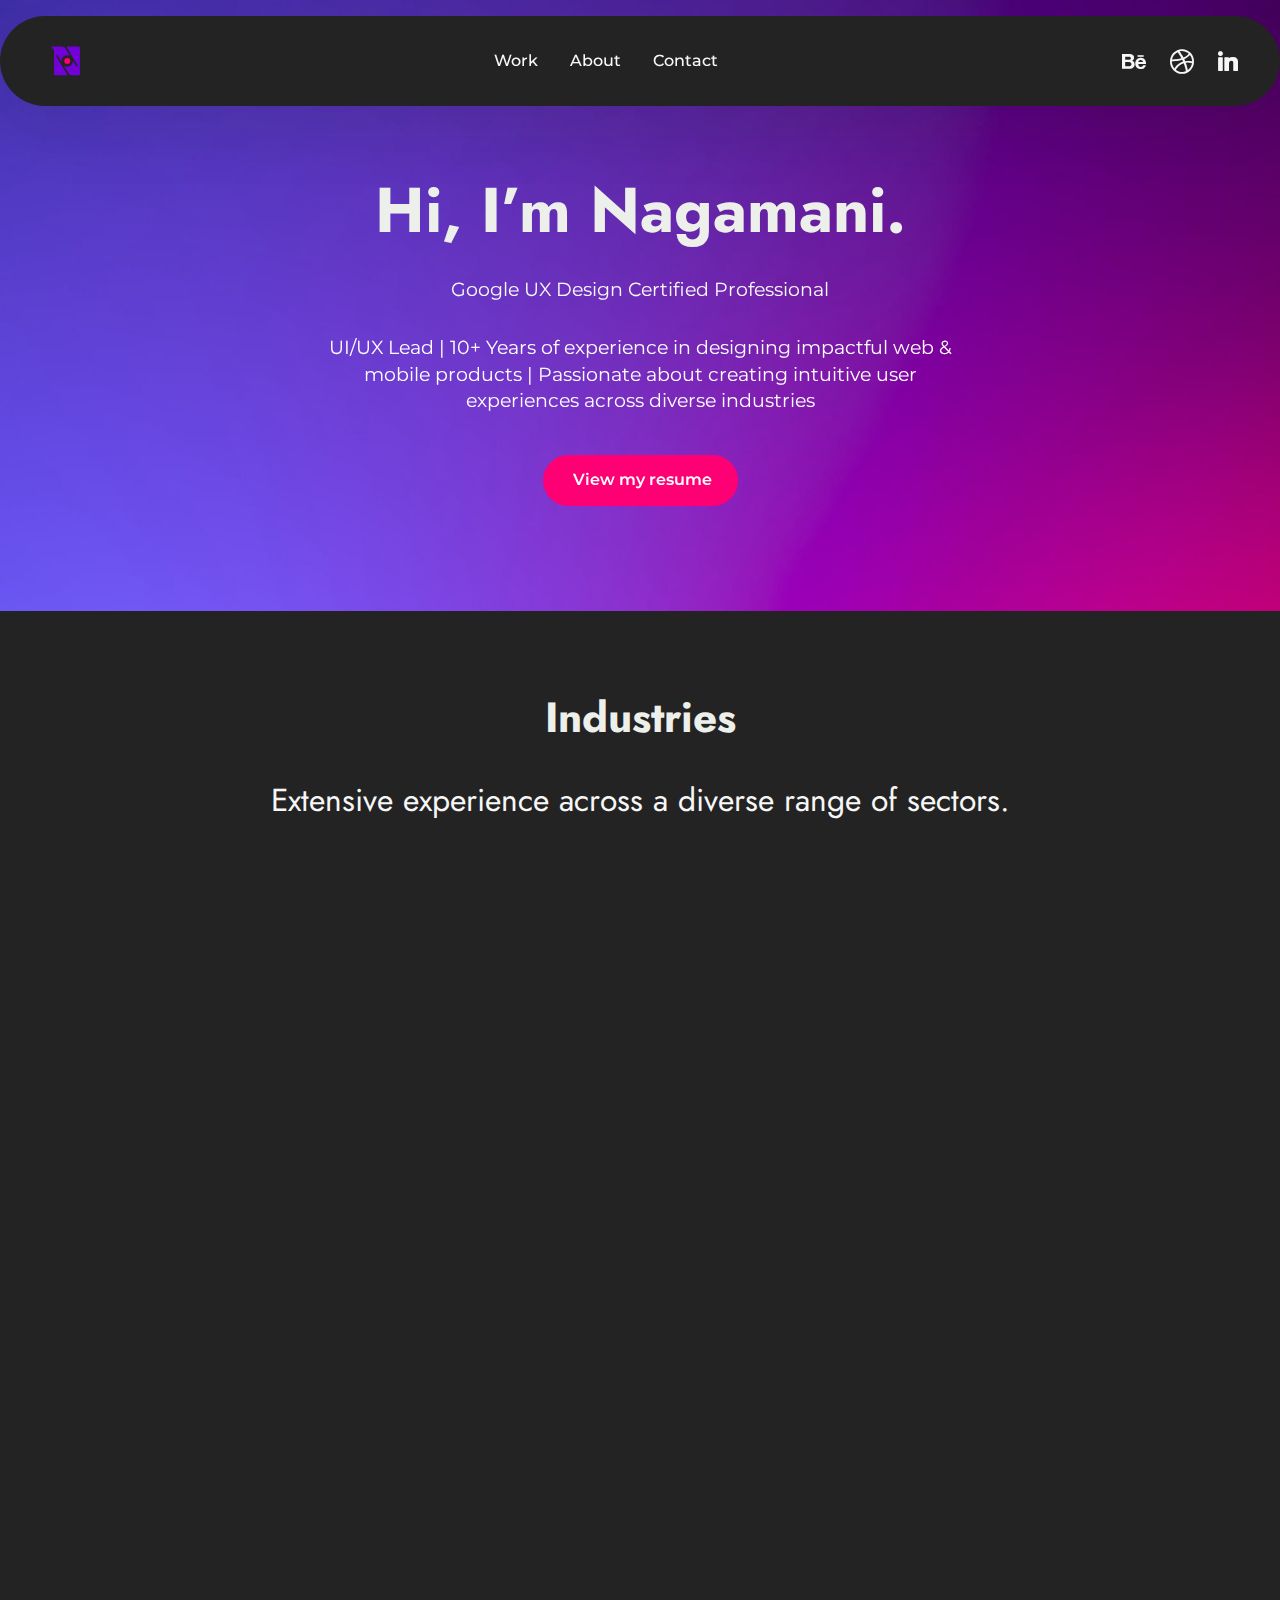
<file: index.html>
<!DOCTYPE html>
<html  >
<head>
  <!-- Site made with Mobirise Website Builder v5.9.18, https://mobirise.com -->
  <meta charset="UTF-8">
  <meta http-equiv="X-UA-Compatible" content="IE=edge">
  <meta name="generator" content="Mobirise v5.9.18, mobirise.com">
  <meta name="viewport" content="width=device-width, initial-scale=1, minimum-scale=1">
  <link rel="shortcut icon" href="assets/images/nupix-logo-brand-small-100.svg" type="image/x-icon">
  <meta name="description" content="">
  
  
  <title>Nagamani Palani</title>
  <link rel="stylesheet" href="assets/web/assets/mobirise-icons2/mobirise2.css">
  <link rel="stylesheet" href="assets/bootstrap/css/bootstrap.min.css">
  <link rel="stylesheet" href="assets/bootstrap/css/bootstrap-grid.min.css">
  <link rel="stylesheet" href="assets/bootstrap/css/bootstrap-reboot.min.css">
  <link rel="stylesheet" href="assets/parallax/jarallax.css">
  <link rel="stylesheet" href="assets/animatecss/animate.css">
  <link rel="stylesheet" href="assets/dropdown/css/style.css">
  <link rel="stylesheet" href="assets/socicon/css/styles.css">
  <link rel="stylesheet" href="assets/theme/css/style.css">
  <link rel="preload" href="https://fonts.googleapis.com/css?family=Jost:100,200,300,400,500,600,700,800,900,100i,200i,300i,400i,500i,600i,700i,800i,900i&display=swap" as="style" onload="this.onload=null;this.rel='stylesheet'">
  <noscript><link rel="stylesheet" href="https://fonts.googleapis.com/css?family=Jost:100,200,300,400,500,600,700,800,900,100i,200i,300i,400i,500i,600i,700i,800i,900i&display=swap"></noscript>
  <link rel="preload" href="https://fonts.googleapis.com/css?family=Montserrat:100,200,300,400,500,600,700,800,900,100i,200i,300i,400i,500i,600i,700i,800i,900i&display=swap" as="style" onload="this.onload=null;this.rel='stylesheet'">
  <noscript><link rel="stylesheet" href="https://fonts.googleapis.com/css?family=Montserrat:100,200,300,400,500,600,700,800,900,100i,200i,300i,400i,500i,600i,700i,800i,900i&display=swap"></noscript>
  <link rel="preload" as="style" href="assets/mobirise/css/mbr-additional.css?v=oUKd16"><link rel="stylesheet" href="assets/mobirise/css/mbr-additional.css?v=oUKd16" type="text/css">

  
  
  
</head>
<body>
  
  <section data-bs-version="5.1" class="menu menu1 cid-uvf6gImuLE" once="menu" id="menu01-7">
	

	<nav class="navbar navbar-dropdown navbar-fixed-top navbar-expand-lg">
		<div class="container">
			<div class="navbar-brand">
				<span class="navbar-logo">
					<a href="index.html#header09-8" target="_blank">
						<img src="assets/images/nupix-logo-brand-small-100.svg" alt="Mobirise Website Builder" style="height: 3rem;">
					</a>
				</span>
				
			</div>
			<button class="navbar-toggler" type="button" data-toggle="collapse" data-bs-toggle="collapse" data-target="#navbarSupportedContent" data-bs-target="#navbarSupportedContent" aria-controls="navbarNavAltMarkup" aria-expanded="false" aria-label="Toggle navigation">
				<div class="hamburger">
					<span></span>
					<span></span>
					<span></span>
					<span></span>
				</div>
			</button>
			<div class="collapse navbar-collapse" id="navbarSupportedContent">
				<ul class="navbar-nav nav-dropdown nav-right" data-app-modern-menu="true"><li class="nav-item">
						<a class="nav-link link text-white display-4" href="index.html#article11-e" target="_blank">Work</a>
					</li>
					<li class="nav-item">
						<a class="nav-link link text-white display-4" href="page1.html" aria-expanded="false" target="_blank">About</a>
					</li>
					<li class="nav-item">
						<a class="nav-link link text-white text-primary display-4" href="index.html#features016-s" target="_blank">Contact</a>
					</li></ul>
				<div class="icons-menu">
					<a class="iconfont-wrapper" href="https://www.behance.net/NAGAMANI" target="_blank">
						<span class="p-2 mbr-iconfont socicon-behance socicon" style="font-size: 24px;"></span>
					</a>
					<a class="iconfont-wrapper" href="https://dribbble.com/Nagamani" target="_blank">
						<span class="p-2 mbr-iconfont socicon-dribbble socicon" style="font-size: 24px;"></span>
					</a>
					<a class="iconfont-wrapper" href="https://www.linkedin.com/in/nagamani1/" target="_blank">
						<span class="p-2 mbr-iconfont socicon-linkedin socicon" style="font-size: 20px;"></span>
					</a>
					
				</div>
				
			</div>
		</div>
	</nav>
</section>

<section data-bs-version="5.1" class="header09 startm5 cid-uvf6hhOgwP mbr-parallax-background" id="header09-8">	
    
	
	
	<div class="container">
		<div class="row">
			<div class="content-wrap col-12 col-md-7">
				<h1 class="mbr-section-title mbr-fonts-style mbr-white mb-4 display-1">
					<strong>Hi, I’m Nagamani.</strong></h1>
				<h2 class="mbr-section-title mbr-fonts-style mbr-white mb-4 display-7"><a href="https://www.coursera.org/account/accomplishments/specialization/certificate/4QHYP6BB996L" class="text-white" target="_blank">Google UX Design Certified Professional</a></h2>
				<p class="mbr-fonts-style mbr-text mbr-white mb-4 display-7">UI/UX Lead | 10+ Years of experience in designing impactful web &amp; mobile products | Passionate about creating intuitive user experiences across diverse industries<br></p>
				<div class="mbr-section-btn"><a class="btn btn-success display-4" href="https://drive.google.com/file/d/1V7Bmkak3j6Cyz_mbpaJcqnqBBP1_itzF/view?usp=sharing" target="_blank">&nbsp;View my resume</a></div>
			</div>
		</div>
	</div>
</section>

<section data-bs-version="5.1" class="article11 cid-uvfbi6xbdG" id="article11-9">
    

    
    
    <div class="container">
        <div class="row justify-content-center">
            <div class="title col-md-12 col-lg-10">
                <h3 class="mbr-section-title mbr-fonts-style align-center mt-0 mb-0 display-2">
                <strong>Industries</strong></h3>
                <h4 class="mbr-section-subtitle align-center mbr-fonts-style mt-4 display-5">Extensive experience across a diverse range of sectors.</h4>
                
            </div>
        </div>
    </div>
</section>

<section data-bs-version="5.1" class="features13 start cid-uvfbEXbKLL" id="features013-a">
    

<div class="container">
  <div class="row justify-content-center">
    <div class="col-12 content-head">
      
    </div>
  </div>
  <div class="row mbr-section-content">
    <div class="item features-image col-6 col-md-4 col-lg-2">
      <div class="item-wrapper">
        <div class="item-img">
          <img src="assets/images/supplychain-376x376.png" alt="Mobirise Website Builder" title="" data-slide-to="0" data-bs-slide-to="0">
        </div>
        <div class="item-content align-left mt-3">
          <h5 class="item-title mbr-fonts-style mb-3 display-7">
            Supply Chain Inventory</h5>
          
          
        </div>
        
      </div>
    </div>
    <div class="item features-image col-6 col-md-4 col-lg-2">
      <div class="item-wrapper">
        <div class="item-img">
          <img src="assets/images/engineering-376x376.png" alt="Mobirise Website Builder" title="" data-slide-to="1" data-bs-slide-to="1">
        </div>
        <div class="item-content align-left mt-3">
          <h5 class="item-title mbr-fonts-style mb-3 display-7">
            Engineering</h5>
          
          
        </div>
        
      </div>
    </div>
    <div class="item features-image col-6 col-md-4 col-lg-2">
      <div class="item-wrapper">
        <div class="item-img">
          <img src="assets/images/manufacturing-376x376.png" alt="Mobirise Website Builder" title="" data-slide-to="2" data-bs-slide-to="2">
        </div>
        <div class="item-content align-left mt-3">
          <h5 class="item-title mbr-fonts-style mb-3 display-7">Manufacturing</h5>
          
          
        </div>
        
      </div>
    </div>
    <div class="item features-image col-6 col-md-4 col-lg-2">
      <div class="item-wrapper">
        <div class="item-img">
          <img src="assets/images/retail-376x376.png" alt="Mobirise Website Builder" title="" data-slide-to="3" data-bs-slide-to="3">
        </div>
        <div class="item-content align-left mt-3">
          <h5 class="item-title mbr-fonts-style mb-3 display-7">
            FMCG</h5>
          
          
        </div>
        
      </div>
    </div>
    <div class="item features-image col-6 col-md-4 col-lg-2">
      <div class="item-wrapper">
        <div class="item-img">
          <img src="assets/images/fmcg-376x376.png" alt="Mobirise Website Builder" title="" data-slide-to="4" data-bs-slide-to="4">
        </div>
        <div class="item-content align-left mt-3">
          <h5 class="item-title mbr-fonts-style mb-3 display-7">
            Retail-Distribution
          </h5>
          
          
        </div>
        
      </div>
    </div>
    <div class="item features-image col-6 col-md-4 col-lg-2">
      <div class="item-wrapper">
        <div class="item-img">
          <img src="assets/images/logistics-376x376.png" alt="Mobirise Website Builder" title="" data-slide-to="5" data-bs-slide-to="5">
        </div>
        <div class="item-content align-left mt-3">
          <h5 class="item-title mbr-fonts-style mb-3 display-7">
            Logistics</h5>
          
          
        </div>
        
      </div>
    </div>

  </div>
</div>
</section>

<section data-bs-version="5.1" class="features13 start cid-uvfdm6OC8R" id="features013-b">
    

<div class="container">
  <div class="row justify-content-center">
    <div class="col-12 content-head">
      
    </div>
  </div>
  <div class="row mbr-section-content">
    <div class="item features-image col-6 col-md-4 col-lg-2">
      <div class="item-wrapper">
        <div class="item-img">
          <img src="assets/images/ai-376x376.png" alt="Mobirise Website Builder" title="" data-slide-to="0" data-bs-slide-to="0">
        </div>
        <div class="item-content align-left mt-3">
          <h5 class="item-title mbr-fonts-style mb-3 display-7">
            Artificial Intelligence</h5>
          
          
        </div>
        
      </div>
    </div>
    <div class="item features-image col-6 col-md-4 col-lg-2">
      <div class="item-wrapper">
        <div class="item-img">
          <img src="assets/images/charity-376x376.png" alt="Mobirise Website Builder" title="" data-slide-to="1" data-bs-slide-to="1">
        </div>
        <div class="item-content align-left mt-3">
          <h5 class="item-title mbr-fonts-style mb-3 display-7">
            Charity</h5>
          
          
        </div>
        
      </div>
    </div>
    <div class="item features-image col-6 col-md-4 col-lg-2">
      <div class="item-wrapper">
        <div class="item-img">
          <img src="assets/images/real-estate-376x376.png" alt="Mobirise Website Builder" title="" data-slide-to="2" data-bs-slide-to="2">
        </div>
        <div class="item-content align-left mt-3">
          <h5 class="item-title mbr-fonts-style mb-3 display-7">Real Estate</h5>
          
          
        </div>
        
      </div>
    </div>
    <div class="item features-image col-6 col-md-4 col-lg-2">
      <div class="item-wrapper">
        <div class="item-img">
          <img src="assets/images/ecommerce-376x376.png" alt="Mobirise Website Builder" title="" data-slide-to="3" data-bs-slide-to="3">
        </div>
        <div class="item-content align-left mt-3">
          <h5 class="item-title mbr-fonts-style mb-3 display-7">
            eCommerce</h5>
          
          
        </div>
        
      </div>
    </div>
    <div class="item features-image col-6 col-md-4 col-lg-2">
      <div class="item-wrapper">
        <div class="item-img">
          <img src="assets/images/elearning-376x376.png" alt="Mobirise Website Builder" title="" data-slide-to="4" data-bs-slide-to="4">
        </div>
        <div class="item-content align-left mt-3">
          <h5 class="item-title mbr-fonts-style mb-3 display-7">
            eLearning
          </h5>
          
          
        </div>
        
      </div>
    </div>
    <div class="item features-image col-6 col-md-4 col-lg-2">
      <div class="item-wrapper">
        <div class="item-img">
          <img src="assets/images/travel-376x376.png" alt="Mobirise Website Builder" title="" data-slide-to="5" data-bs-slide-to="5">
        </div>
        <div class="item-content align-left mt-3">
          <h5 class="item-title mbr-fonts-style mb-3 display-7">
            Tourism-Hospitality</h5>
          
          
        </div>
        
      </div>
    </div>

  </div>
</div>
</section>

<section data-bs-version="5.1" class="article11 cid-uvfeeyuPLv" id="article11-c">
    

    
    
    <div class="container">
        <div class="row justify-content-center">
            <div class="title col-md-12 col-lg-10">
                
                <h4 class="mbr-section-subtitle align-center mbr-fonts-style mt-4 display-7">
                And more...</h4>
                
            </div>
        </div>
    </div>
</section>

<section data-bs-version="5.1" class="article11 cid-uvff7HwFRk" id="article11-e">
    

    
    
    <div class="container">
        <div class="row justify-content-center">
            <div class="title col-md-12 col-lg-10">
                <h3 class="mbr-section-title mbr-fonts-style align-center mt-0 mb-0 display-2"><strong>Recent works</strong></h3>
                <h4 class="mbr-section-subtitle align-center mbr-fonts-style mt-4 display-7">Under A Non-disclosure Agreement</h4>
                
            </div>
        </div>
    </div>
</section>

<section data-bs-version="5.1" class="start article2 cid-uvffPTKtQu" id="article02-g">
	

	
	

	<div class="container">
		<div class="row justify-content-center">
			<div class="col-12 col-md-12 col-lg-5 image-wrapper">
				<a href="page2.html" target="_blank"><img class="w-100" src="assets/images/img-supplychain-1036x673.png" alt="Mobirise Website Builder"></a>
			</div>
			<div class="col-12 col-md-12 col-lg">
				<div class="text-wrapper align-left">
					<h1 class="mbr-section-title mbr-fonts-style mb-4 display-5"><a href="page2.html" class="text-white" target="_blank">Revolutionising Supply Chains: A UI/UX Journey to Smart, Scalable Solutions</a></h1>
					<p class="mbr-text align-left mbr-fonts-style mb-4 display-7">
					Discover how a user-centric design approach transformed supply chain operations, empowering businesses with AI-driven tools, seamless workflows, and enhanced customer experiences. 
					</p>
					<div class="mbr-section-btn align-left mt-3"><a class="btn btn-primary display-4" href="page2.html" target="_blank">Read more details</a></div>
				</div>
			</div>
		</div>
	</div>
</section>

<section data-bs-version="5.1" class="start article2 cid-uvfgQsGO1E" id="article02-h">
	

	
	

	<div class="container">
		<div class="row justify-content-center">
			<div class="col-12 col-md-12 col-lg-5 image-wrapper">
				<a href="page3.html" target="_blank"><img class="w-100" src="assets/images/img-okr-1036x673.png" alt="Mobirise Website Builder"></a>
			</div>
			<div class="col-12 col-md-12 col-lg">
				<div class="text-wrapper align-left">
					<h1 class="mbr-section-title mbr-fonts-style mb-4 display-5"><a href="page3.html" class="text-white" target="_blank">Driving Organizational Excellence: Crafting a Smart, Scalable OKR Solution</a></h1>
					<p class="mbr-text align-left mbr-fonts-style mb-4 display-7">Explore how I designed a smart, scalable OKR platform to drive organizational alignment and enhance productivity. This solution empowers teams with clear goals, real-time tracking, and seamless collaboration across all levels.<br></p>
					<div class="mbr-section-btn align-left mt-3"><a class="btn btn-primary display-4" href="page3.html" target="_blank">Read more details</a></div>
				</div>
			</div>
		</div>
	</div>
</section>

<section data-bs-version="5.1" class="features03 cid-uvfhP6NNBW" id="features03-j">
	
	
	<div class="container">
		<div class="row justify-content-center mb-5">
			<div class="col-12 content-head">
				<div class="mbr-section-head">
					<h4 class="mbr-section-title mbr-fonts-style align-center mb-0 display-2">
						<strong>Design for social good</strong></h4>
					
				</div>
			</div>
		</div>
		<div class="row">
			<div class="item features-image col-12 col-md-6 col-lg-4 active">
				<div class="item-wrapper">
					<div class="item-img mb-3">
						<a href="page4.html" target="_blank"><img src="assets/images/haf-1-816x816.png" alt="Mobirise Website Builder" title=""></a>
					</div>
					<div class="item-content align-left">
						<h5 class="item-title mbr-fonts-style mt-0 mb-2 display-5"><a href="page4.html" class="text-white" target="_blank">Designing a Path to Healing and Resilience</a></h5>
						<p class="mbr-text mbr-fonts-style mb-3 display-7">A web project designed to support burn survivors by facilitating reconstructive surgeries and raising awareness.
						</p>
						<div class="mbr-section-btn item-footer"><a href="page4.html" class="btn item-btn btn-primary display-4" target="_blank">Read case study</a></div>
					</div>
				</div>
			</div>
			<div class="item features-image col-12 col-md-6 col-lg-4">
				<div class="item-wrapper">
					<div class="item-img mb-3">
						<a href="page5.html" target="_blank"><img src="assets/images/parinaam-816x816.png" alt="Mobirise Website Builder" title="" data-slide-to="1" data-bs-slide-to="1"></a>
					</div>
					<div class="item-content align-left">
						<h5 class="item-title mbr-fonts-style mb-2 mt-0 display-5"><a href="page5.html" class="text-white" target="_blank">Designing Digital Solutions for Parinaam's UUPP</a></h5>
						<p class="mbr-text mbr-fonts-style mb-3 display-7">Streamlining data management for admins and field workers with intuitive tools, empowering urban low-income communities.<br>
						</p>
						<div class="mbr-section-btn item-footer"><a href="page5.html" class="btn item-btn btn-primary display-4" target="_blank">Read case study</a></div>
					</div>
				</div>
			</div>
			<div class="item features-image col-12 col-md-6 col-lg-4">
				<div class="item-wrapper">
					<div class="item-img mb-3">
						<a href="page6.html" target="_blank"><img src="assets/images/truekarma-816x816.png" alt="Mobirise Website Builder" title="" data-slide-to="2" data-bs-slide-to="2"></a>
					</div>
					<div class="item-content align-left">
						<h5 class="item-title mbr-fonts-style mb-2 mt-0 display-5"><a href="page6.html" class="text-white" target="_blank">Designing a Platform to Inspire Giving and Volunteering</a></h5>
						<p class="mbr-text mbr-fonts-style mb-3 display-7">
						Crafting an intuitive platform to simplify donations, fundraisers, and event management, fostering impactful social change.<br>
						</p>
						<div class="mbr-section-btn item-footer"><a href="page6.html" class="btn item-btn btn-primary display-4" target="_blank">Read case study</a></div>
					</div>
				</div>
			</div>
		</div>
	</div>
</section>

<section data-bs-version="5.1" class="article11 cid-uvhLMj3XBy" id="article11-l">
    

    
    
    <div class="container">
        <div class="row justify-content-center">
            <div class="title col-md-12 col-lg-10">
                <h3 class="mbr-section-title mbr-fonts-style align-center mt-0 mb-0 display-2"><strong>Selected works</strong></h3>
                
                
            </div>
        </div>
    </div>
</section>

<section data-bs-version="5.1" class="start article2 cid-uvhLNmz4aa" id="article02-m">
	

	
	

	<div class="container">
		<div class="row justify-content-center">
			<div class="col-12 col-md-12 col-lg-5 image-wrapper">
				<a href="page7.html" target="_blank"><img class="w-100" src="assets/images/fms-1036x670.png" alt="Mobirise Website Builder"></a>
			</div>
			<div class="col-12 col-md-12 col-lg">
				<div class="text-wrapper align-left">
					<h1 class="mbr-section-title mbr-fonts-style mb-4 display-5"><a href="page7.html" class="text-white text-primary" target="_blank">FMS: Optimizing Facilities with AI Intelligence and Sustainable Goals</a></h1>
					<p class="mbr-text align-left mbr-fonts-style mb-4 display-7">
					Discover how I designed an AI-driven Facility Management System with a web app for Facility Managers and a mobile app for Technicians.</p>
					<div class="mbr-section-btn align-left mt-3"><a class="btn btn-primary display-4" href="page7.html" target="_blank">Read case study</a></div>
				</div>
			</div>
		</div>
	</div>
</section>

<section data-bs-version="5.1" class="start article2 cid-uzAvSkKZ6N" id="article02-5e">
	

	
	

	<div class="container">
		<div class="row justify-content-center">
			<div class="col-12 col-md-12 col-lg-5 image-wrapper">
				<a href="page8.html" target="_blank"><img class="w-100" src="assets/images/ad-banner-1036x670.png" alt="Mobirise Website Builder"></a>
			</div>
			<div class="col-12 col-md-12 col-lg">
				<div class="text-wrapper align-left">
					<h1 class="mbr-section-title mbr-fonts-style mb-4 display-5"><a href="page8.html" class="text-white text-primary" target="_blank">Empowering Financial Growth: The African Dollar App</a></h1>
					<p class="mbr-text align-left mbr-fonts-style mb-4 display-7">
					A modern app enabling users to buy, store, and manage gold securely. Features include real-time dashboards, gold transfers, gifting, and educational resources, all designed to simplify investments.</p>
					<div class="mbr-section-btn align-left mt-3"><a class="btn btn-primary display-4" href="page8.html" target="_blank">Read case Study</a></div>
				</div>
			</div>
		</div>
	</div>
</section>

<section data-bs-version="5.1" class="header19 cid-uAcRZ3MaYE mbr-parallax-background" id="header19-6s">
  

  
  <div class="mbr-overlay" style="opacity: 0.9; background-color: rgb(57, 49, 147);"></div>
  <div class="container">
    <div class="row">
      <div class="content-wrap col-12 col-md-8">
        <h1 class="mbr-section-title mbr-fonts-style mb-4 display-2"><strong>Explore more designs</strong></h1>
        <p class="mbr-fonts-style mbr-text mb-4 display-7">
          Dive deeper into my design journey and explore a wide range of creative projects.
        </p>
        <div class="mbr-section-btn"><a class="btn btn-primary display-4" href="https://dribbble.com/Nagamani" target="_blank">View on Dribbble</a></div>
        
      </div>
    </div>
  </div>
</section>

<section data-bs-version="5.1" class="features16 cid-uvhNWzT8rt" id="features016-s">  
  
  
  
  <div class="container">
    <div class="row justify-content-center mb-5">
      <div class="col-12 content-head">
        
        <h5 class="mbr-section-subtitle mbr-fonts-style align-center mb-0 mt-4 display-5"><strong>Let’s connect &amp; collaborate! ✌️.</strong></h5>
      </div>
    </div>
    <div class="row justify-content-center">
      <div class="item features-without-image col-12 col-lg-3">
        <div class="item-wrapper">
          <div class="card-box">
            <div class="img-box">
              <div class="image-wrapper mb-3">
                <a href="https://www.behance.net/NAGAMANI" target="_blank"><img src="assets/images/icn-behance.svg" alt="Mobirise Website Builder"></a>
              </div>
            </div>
            <h4 class="card-title mbr-fonts-style mb-0 display-7">
              <strong>Behance</strong></h4>
            
            <div class="link-wrap">
              
            </div>
          </div>
        </div>
      </div>
      <div class="item features-without-image col-12 col-lg-3">
        <div class="item-wrapper">
          <div class="card-box">
            <div class="img-box">
              <div class="image-wrapper mb-3">
                <a href="https://dribbble.com/Nagamani" target="_blank"><img src="assets/images/icn-dribbble.svg" alt="Mobirise Website Builder"></a>
              </div>
            </div>
            <h4 class="card-title mbr-fonts-style mb-0 display-7">
              <strong>Dribbble</strong></h4>
            
            <div class="link-wrap">
              
            </div>
          </div>
        </div>
      </div>
      <div class="item features-without-image col-12 col-lg-3">
        <div class="item-wrapper">
          <div class="card-box">
            <div class="img-box">
              <div class="image-wrapper mb-3">
                <a href="https://www.linkedin.com/in/nagamani1/" target="_blank"><img src="assets/images/icn-linkedin.svg" alt="Mobirise Website Builder"></a>
              </div>
            </div>
            <h4 class="card-title mbr-fonts-style mb-0 display-7">
              <strong>Linked In</strong></h4>
            
            <div class="link-wrap">
              
            </div>
          </div>
        </div>
      </div>
      <div class="item features-without-image col-12 col-lg-3">
        <div class="item-wrapper">
          <div class="card-box">
            <div class="img-box">
              <div class="image-wrapper mb-3">
                <a href="mailto:maniinwin@gmail.com" target="_blank"><img src="assets/images/icn-website.svg" alt="Mobirise Website Builder"></a>
              </div>
            </div>
            <h4 class="card-title mbr-fonts-style mb-0 display-7">
              <strong>Email</strong></h4>
            
            <div class="link-wrap">
              
            </div>
          </div>
        </div>
      </div>
    </div>
  </div>
</section>

<section data-bs-version="5.1" class="article11 cid-uvhQizEFxr" id="article11-u">
    

    
    
    <div class="container">
        <div class="row justify-content-center">
            <div class="title col-md-12 col-lg-8">
                <h3 class="mbr-section-title mbr-fonts-style align-center mt-0 mb-0 display-7">
                <strong>Disclaimer</strong></h3>
                <h4 class="mbr-section-subtitle align-center mbr-fonts-style mt-4 display-4">The projects and case studies showcased on this portfolio website are for illustrative purposes only. Some work is protected under Non-Disclosure Agreements (NDAs), and any proprietary information has been excluded or anonymized. All designs, concepts, and content reflect my role, skills, and experience as a UI/UX designer and are not intended for commercial use or redistribution. <br><br>Representation images used in this portfolio website may include visuals sourced from platforms like <a href="https://www.freepik.com/" class="text-warning" target="_blank">Freepik</a> and <a href="https://www.pexels.com/" class="text-warning" target="_blank">Pexels</a>, adhering to their respective licensing terms.<br><br>© 2025 by Nagamani Palani</h4>
                
            </div>
        </div>
    </div>
</section><script src="assets/bootstrap/js/bootstrap.bundle.min.js"></script>  <script src="assets/parallax/jarallax.js"></script>  <script src="assets/smoothscroll/smooth-scroll.js"></script>  <script src="assets/ytplayer/index.js"></script>  <script src="assets/dropdown/js/navbar-dropdown.js"></script>  <script src="assets/theme/js/script.js"></script>  
  
  
 <div id="scrollToTop" class="scrollToTop mbr-arrow-up"><a style="text-align: center;"><i class="mbr-arrow-up-icon mbr-arrow-up-icon-cm cm-icon cm-icon-smallarrow-up"></i></a></div>
    <input name="animation" type="hidden">
  </body>
</html>
</file>
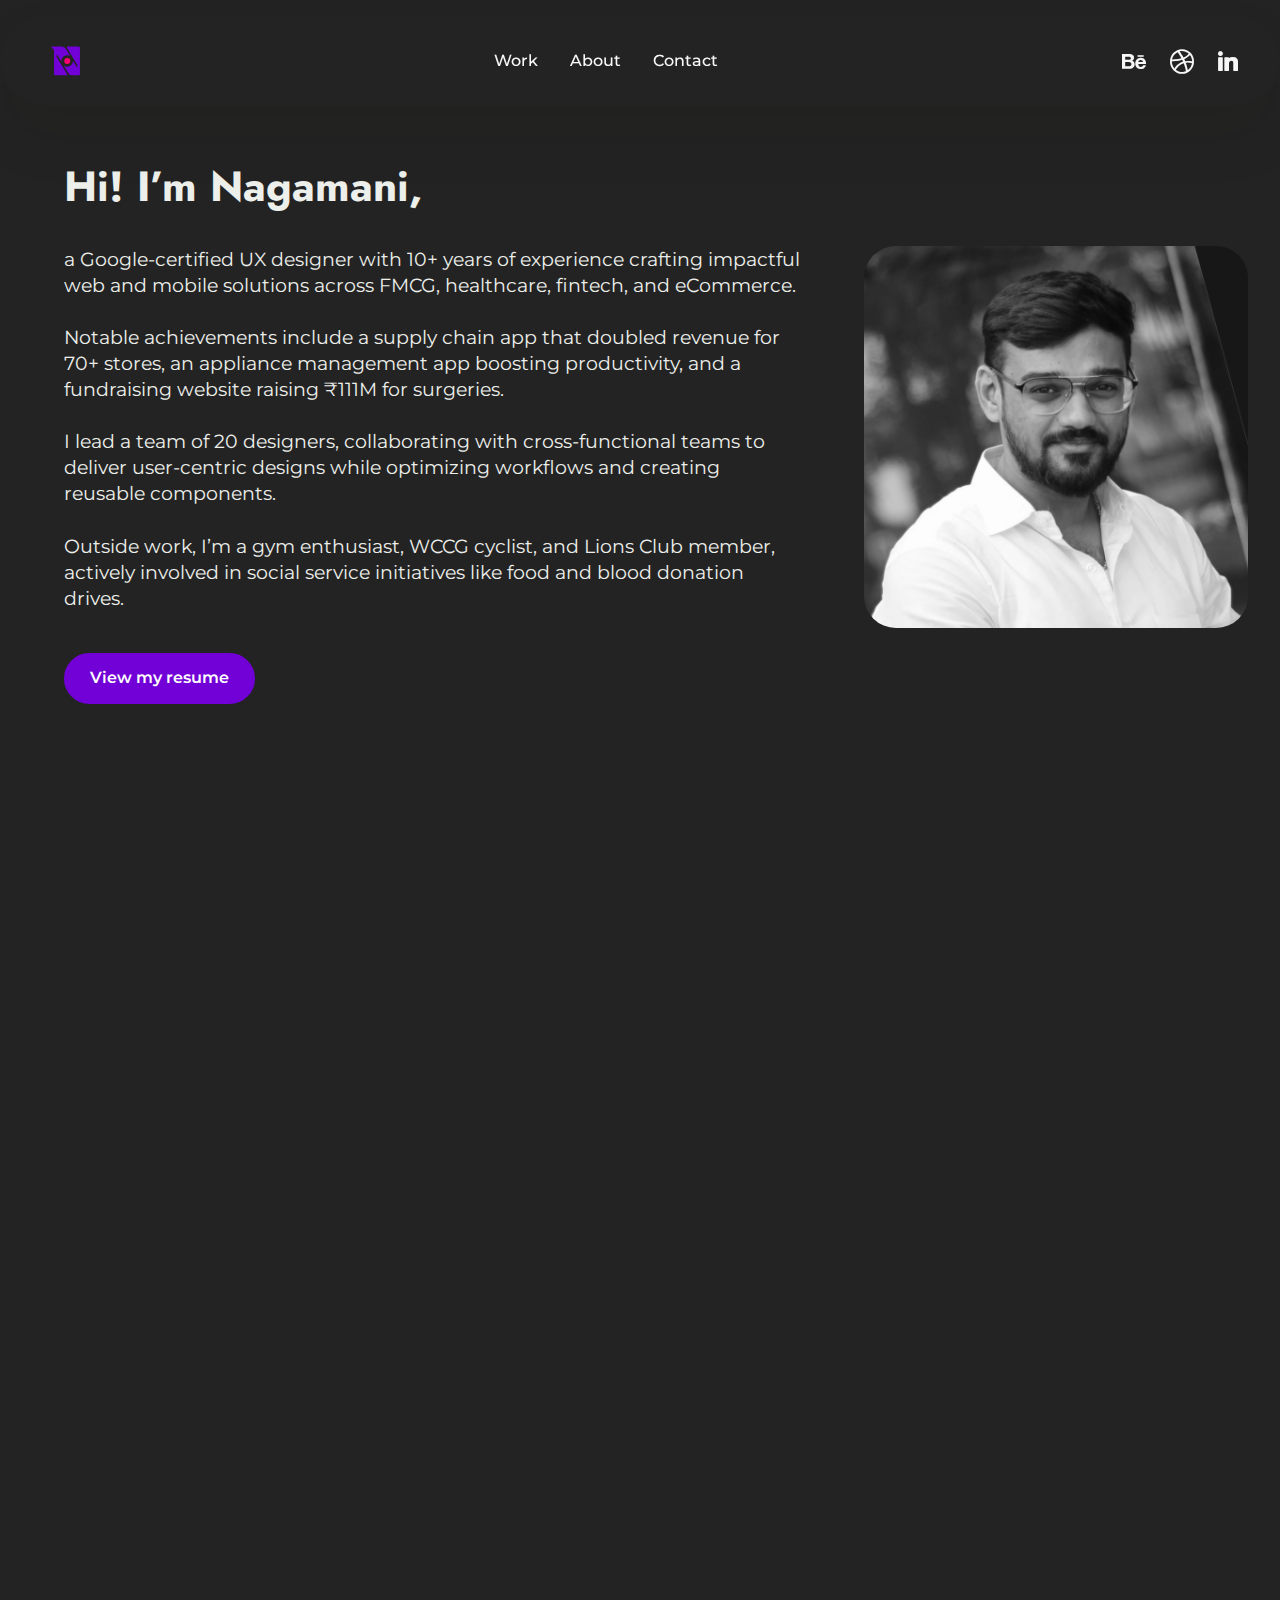
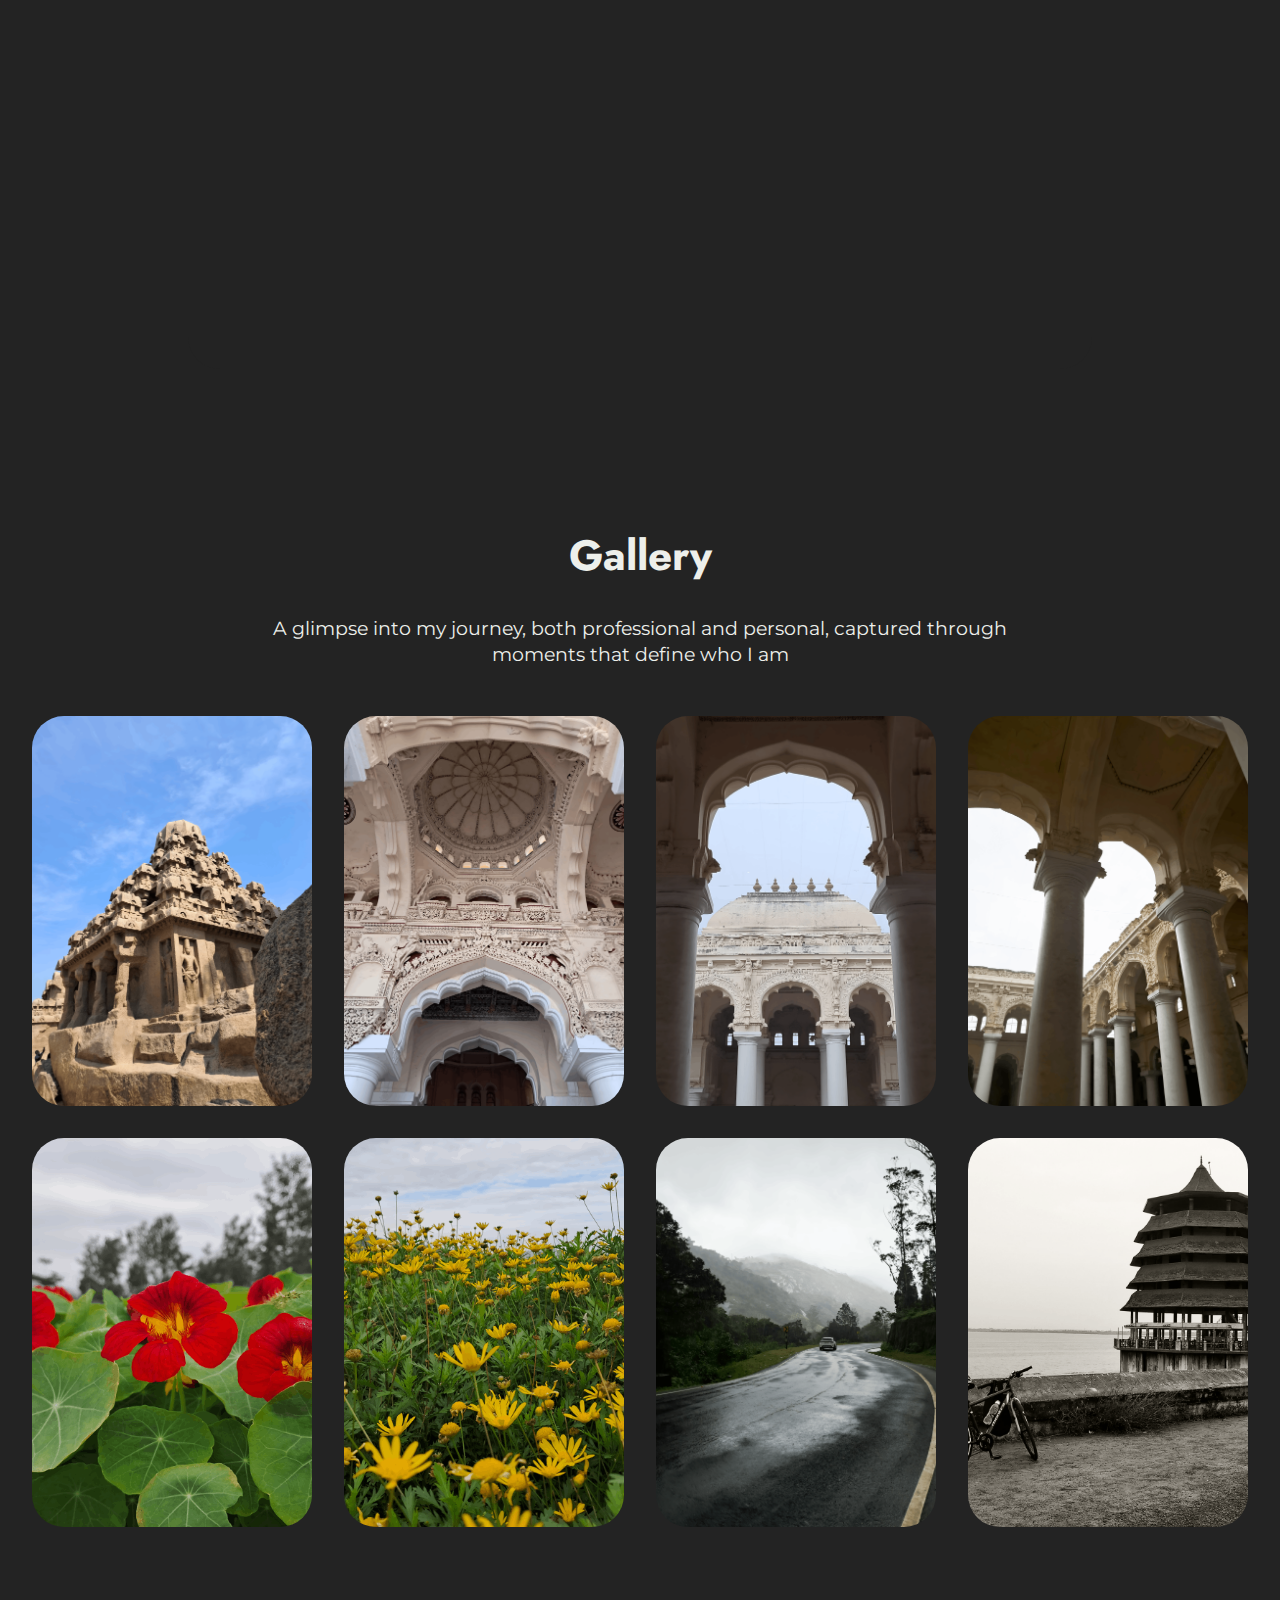
<file: page1.html>
<!DOCTYPE html>
<html  >
<head>
  <!-- Site made with Mobirise Website Builder v5.9.18, https://mobirise.com -->
  <meta charset="UTF-8">
  <meta http-equiv="X-UA-Compatible" content="IE=edge">
  <meta name="generator" content="Mobirise v5.9.18, mobirise.com">
  <meta name="viewport" content="width=device-width, initial-scale=1, minimum-scale=1">
  <link rel="shortcut icon" href="assets/images/nupix-logo-brand-small-100.svg" type="image/x-icon">
  <meta name="description" content="">
  
  
  <title>About</title>
  <link rel="stylesheet" href="assets/web/assets/mobirise-icons2/mobirise2.css">
  <link rel="stylesheet" href="assets/bootstrap/css/bootstrap.min.css">
  <link rel="stylesheet" href="assets/bootstrap/css/bootstrap-grid.min.css">
  <link rel="stylesheet" href="assets/bootstrap/css/bootstrap-reboot.min.css">
  <link rel="stylesheet" href="assets/animatecss/animate.css">
  <link rel="stylesheet" href="assets/dropdown/css/style.css">
  <link rel="stylesheet" href="assets/socicon/css/styles.css">
  <link rel="stylesheet" href="assets/theme/css/style.css">
  <link rel="preload" href="https://fonts.googleapis.com/css?family=Jost:100,200,300,400,500,600,700,800,900,100i,200i,300i,400i,500i,600i,700i,800i,900i&display=swap" as="style" onload="this.onload=null;this.rel='stylesheet'">
  <noscript><link rel="stylesheet" href="https://fonts.googleapis.com/css?family=Jost:100,200,300,400,500,600,700,800,900,100i,200i,300i,400i,500i,600i,700i,800i,900i&display=swap"></noscript>
  <link rel="preload" href="https://fonts.googleapis.com/css?family=Montserrat:100,200,300,400,500,600,700,800,900,100i,200i,300i,400i,500i,600i,700i,800i,900i&display=swap" as="style" onload="this.onload=null;this.rel='stylesheet'">
  <noscript><link rel="stylesheet" href="https://fonts.googleapis.com/css?family=Montserrat:100,200,300,400,500,600,700,800,900,100i,200i,300i,400i,500i,600i,700i,800i,900i&display=swap"></noscript>
  <link rel="preload" as="style" href="assets/mobirise/css/mbr-additional.css?v=h1XDWX"><link rel="stylesheet" href="assets/mobirise/css/mbr-additional.css?v=h1XDWX" type="text/css">

  
  
  
</head>
<body>
  
  <section data-bs-version="5.1" class="menu menu1 cid-uvf6gImuLE" once="menu" id="menu01-v">
	

	<nav class="navbar navbar-dropdown navbar-fixed-top navbar-expand-lg">
		<div class="container">
			<div class="navbar-brand">
				<span class="navbar-logo">
					<a href="index.html#header09-8" target="_blank">
						<img src="assets/images/nupix-logo-brand-small-100.svg" alt="Mobirise Website Builder" style="height: 3rem;">
					</a>
				</span>
				
			</div>
			<button class="navbar-toggler" type="button" data-toggle="collapse" data-bs-toggle="collapse" data-target="#navbarSupportedContent" data-bs-target="#navbarSupportedContent" aria-controls="navbarNavAltMarkup" aria-expanded="false" aria-label="Toggle navigation">
				<div class="hamburger">
					<span></span>
					<span></span>
					<span></span>
					<span></span>
				</div>
			</button>
			<div class="collapse navbar-collapse" id="navbarSupportedContent">
				<ul class="navbar-nav nav-dropdown nav-right" data-app-modern-menu="true"><li class="nav-item">
						<a class="nav-link link text-white display-4" href="index.html#article11-e" target="_blank">Work</a>
					</li>
					<li class="nav-item">
						<a class="nav-link link text-white display-4" href="page1.html" aria-expanded="false" target="_blank">About</a>
					</li>
					<li class="nav-item">
						<a class="nav-link link text-white text-primary display-4" href="index.html#features016-s" target="_blank">Contact</a>
					</li></ul>
				<div class="icons-menu">
					<a class="iconfont-wrapper" href="https://www.behance.net/NAGAMANI" target="_blank">
						<span class="p-2 mbr-iconfont socicon-behance socicon" style="font-size: 24px;"></span>
					</a>
					<a class="iconfont-wrapper" href="https://dribbble.com/Nagamani" target="_blank">
						<span class="p-2 mbr-iconfont socicon-dribbble socicon" style="font-size: 24px;"></span>
					</a>
					<a class="iconfont-wrapper" href="https://www.linkedin.com/in/nagamani1/" target="_blank">
						<span class="p-2 mbr-iconfont socicon-linkedin socicon" style="font-size: 20px;"></span>
					</a>
					
				</div>
				
			</div>
		</div>
	</nav>
</section>

<section data-bs-version="5.1" class="header1 cid-uyV9h0Ntnz" id="header01-5d">
	

	
	

	<div class="container">
		<div class="row justify-content-center">
			<div class="col-12 col-md-12 col-lg-4 image-wrapper">
				<img class="w-100" src="assets/images/frame-108-816x812.png" alt="Mobirise Website Builder">
			</div>
			<div class="col-12 col-lg col-md-12">
				<div class="text-wrapper align-left">
					<h1 class="mbr-section-title mbr-fonts-style mb-4 display-2"><strong>Hi! I’m Nagamani,</strong></h1>
					<p class="mbr-text mbr-fonts-style mb-4 display-7">a Google-certified UX designer with 10+ years of experience crafting impactful web and mobile solutions across FMCG, healthcare, fintech, and eCommerce. <br><br>Notable achievements include a supply chain app that doubled revenue for 70+ stores, an appliance management app boosting productivity, and a fundraising website raising ₹111M for surgeries.<br><br>I lead a team of 20 designers, collaborating with cross-functional teams to deliver user-centric designs while optimizing workflows and creating reusable components.<br><br>Outside work, I’m a gym enthusiast, WCCG cyclist, and Lions Club member, actively involved in social service initiatives like food and blood donation drives.</p>
					<div class="mbr-section-btn mt-3"><a class="btn btn-primary display-4" href="https://drive.google.com/file/d/1V7Bmkak3j6Cyz_mbpaJcqnqBBP1_itzF/view?usp=sharing" target="_blank">View my resume</a></div>
				</div>
			</div>
		</div>
	</div>
</section>

<section data-bs-version="5.1" class="gallery08 cid-uvhSQdR3Pr" id="gallery08-w">
  


  <div class="container-fluid gallery-wrapper">

    <div class="ticker-wrap">
      <div class="ticker">
        <div class="ticker__item display-1" data-word="Engineer • Designer • Lifelong learner">Dream • Create • Inspire
        </div>
      </div>
    </div>

    <div class="ticker-wrap">
      <div class="ticker ticker__center">
        <div class="ticker__item display-1" data-word="UI/UX Lead • UX Strategist">From idea to reality • Start small
        </div>
      </div>
    </div>

    <div class="ticker-wrap">
      <div class="ticker ticker__end">
        <div class="ticker__item display-1" data-word="Cyclist • Fitness enthusiast • Travel photographer">Be fearless • Start now!
        </div>
      </div>
    </div>
  </div>
</section>

<section data-bs-version="5.1" class="start article01 cid-uAdt2J8pmf" id="article01-6t">
	

	
	
	<div class="container">
		<div class="row justify-content-center">
			<div class="card col-md-12 col-lg-9">
				<div class="card-wrapper">
					<div class="row">
						<div class="image-wrapper col-12 col-sm-6 justify-content-center">
							<img src="assets/images/workshop1-1036x648.png" alt="Mobirise Website Builder">
						</div>
						<div class="image-wrapper col-12 col-sm-6 justify-content-center">
							<img src="assets/images/workshop2-1036x648.png" alt="Mobirise Website Builder">
						</div>
					</div>

					<div class="card-box align-left mb-3 card-content-text">
						<h4 class="card-title mbr-fonts-style mbr-white mb-0 display-5"><strong>Sharing Knowledge: UI/UX Workshops</strong></h4>
						<p class="mbr-text mbr-fonts-style mt-3 mb-0 display-7">
						I conducted a UI/UX workshop for over 150+ developers, covering core principles, essential design laws, and addressing real-world challenges. <br><br>It was an engaging session aimed at empowering developers with actionable design insights and fostering a deeper understanding of user-centric design.
						</p>
						
					</div>
				</div>
			</div>
		</div>
	</div>
</section>

<section data-bs-version="5.1" class="gallery1 mbr-gallery cid-uA1FxyDb4J" id="gallery01-5x">
    
    

    <div class="container">
        <div class="row justify-content-center">
            <div class="col-12 content-head">
                <div class="mb-5">
                    <h3 class="mbr-section-title mbr-fonts-style align-center m-0 display-2"><strong>Gallery</strong></h3>
                    <h4 class="mbr-section-subtitle mbr-fonts-style align-center mb-0 mt-4 display-7">A glimpse into my journey, both professional and personal, captured through moments that define who I am</h4>
                </div>
            </div>
        </div>
        
        <div class="row mbr-gallery">
            <div class="col-12 col-md-6 col-lg-3 item gallery-image">
                <div class="item-wrapper mb-3" data-toggle="modal" data-bs-toggle="modal" data-target="#uAf0IFjRul-modal" data-bs-target="#uAf0IFjRul-modal">
                    <img class="w-100" src="assets/images/gal1-596x795.png" alt="Mobirise Website Builder" data-slide-to="0" data-bs-slide-to="0" data-target="#lb-uAf0IFjRul" data-bs-target="#lb-uAf0IFjRul">
                    <div class="icon-wrapper">
                        <span class="mobi-mbri mobi-mbri-search mbr-iconfont mbr-iconfont-btn"></span>
                    </div>
                </div>
                
            </div>
            <div class="col-12 col-md-6 col-lg-3 item gallery-image">
                <div class="item-wrapper mb-3" data-toggle="modal" data-bs-toggle="modal" data-target="#uAf0IFjRul-modal" data-bs-target="#uAf0IFjRul-modal">
                    <img class="w-100" src="assets/images/gal2-596x795.png" alt="Mobirise Website Builder" data-slide-to="1" data-bs-slide-to="1" data-target="#lb-uAf0IFjRul" data-bs-target="#lb-uAf0IFjRul">
                    <div class="icon-wrapper">
                        <span class="mobi-mbri mobi-mbri-search mbr-iconfont mbr-iconfont-btn"></span>
                    </div>
                </div>
                
            </div>
            <div class="col-12 col-md-6 col-lg-3 item gallery-image">
                <div class="item-wrapper mb-3" data-toggle="modal" data-bs-toggle="modal" data-target="#uAf0IFjRul-modal" data-bs-target="#uAf0IFjRul-modal">
                    <img class="w-100" src="assets/images/gal3-596x795.png" alt="Mobirise Website Builder" data-slide-to="2" data-bs-slide-to="2" data-target="#lb-uAf0IFjRul" data-bs-target="#lb-uAf0IFjRul">
                    <div class="icon-wrapper">
                        <span class="mobi-mbri mobi-mbri-search mbr-iconfont mbr-iconfont-btn"></span>
                    </div>
                </div>
                
            </div>
            <div class="col-12 col-md-6 col-lg-3 item gallery-image">
                <div class="item-wrapper mb-3" data-toggle="modal" data-bs-toggle="modal" data-target="#uAf0IFjRul-modal" data-bs-target="#uAf0IFjRul-modal">
                    <img class="w-100" src="assets/images/gal4-596x795.png" alt="Mobirise Website Builder" data-slide-to="3" data-bs-slide-to="3" data-target="#lb-uAf0IFjRul" data-bs-target="#lb-uAf0IFjRul">
                    <div class="icon-wrapper">
                        <span class="mobi-mbri mobi-mbri-search mbr-iconfont mbr-iconfont-btn"></span>
                    </div>
                </div>
                
            </div>
            <div class="col-12 col-md-6 col-lg-3 item gallery-image">
                <div class="item-wrapper mb-3" data-toggle="modal" data-bs-toggle="modal" data-target="#uAf0IFjRul-modal" data-bs-target="#uAf0IFjRul-modal">
                    <img class="w-100" src="assets/images/gal5-596x542.png" alt="Mobirise Website Builder" data-slide-to="4" data-bs-slide-to="4" data-target="#lb-uAf0IFjRul" data-bs-target="#lb-uAf0IFjRul">
                    <div class="icon-wrapper">
                        <span class="mobi-mbri mobi-mbri-search mbr-iconfont mbr-iconfont-btn"></span>
                    </div>
                </div>
                
            </div>
            <div class="col-12 col-md-6 col-lg-3 item gallery-image">
                <div class="item-wrapper mb-3" data-toggle="modal" data-bs-toggle="modal" data-target="#uAf0IFjRul-modal" data-bs-target="#uAf0IFjRul-modal">
                    <img class="w-100" src="assets/images/gal6-596x542.png" alt="Mobirise Website Builder" data-slide-to="5" data-bs-slide-to="5" data-target="#lb-uAf0IFjRul" data-bs-target="#lb-uAf0IFjRul">
                    <div class="icon-wrapper">
                        <span class="mobi-mbri mobi-mbri-search mbr-iconfont mbr-iconfont-btn"></span>
                    </div>
                </div>
                
            </div>
            <div class="col-12 col-md-6 col-lg-3 item gallery-image">
                <div class="item-wrapper mb-3" data-toggle="modal" data-bs-toggle="modal" data-target="#uAf0IFjRul-modal" data-bs-target="#uAf0IFjRul-modal">
                    <img class="w-100" src="assets/images/gal7-596x795.png" alt="Mobirise Website Builder" data-slide-to="6" data-bs-slide-to="6" data-target="#lb-uAf0IFjRul" data-bs-target="#lb-uAf0IFjRul">
                    <div class="icon-wrapper">
                        <span class="mobi-mbri mobi-mbri-search mbr-iconfont mbr-iconfont-btn"></span>
                    </div>
                </div>
                
            </div>
            <div class="col-12 col-md-6 col-lg-3 item gallery-image">
                <div class="item-wrapper mb-3" data-toggle="modal" data-bs-toggle="modal" data-target="#uAf0IFjRul-modal" data-bs-target="#uAf0IFjRul-modal">
                    <img class="w-100" src="assets/images/gal8-596x542.png" alt="Mobirise Website Builder" data-slide-to="7" data-bs-slide-to="7" data-target="#lb-uAf0IFjRul" data-bs-target="#lb-uAf0IFjRul">
                    <div class="icon-wrapper">
                        <span class="mobi-mbri mobi-mbri-search mbr-iconfont mbr-iconfont-btn"></span>
                    </div>
                </div>
                
            </div>
        </div>

        <div class="modal mbr-slider" tabindex="-1" role="dialog" aria-hidden="true" id="uAf0IFjRul-modal">
            <div class="modal-dialog" role="document">
                <div class="modal-content">
                    <div class="modal-body">
                        <div class="carousel slide" data-pause="false" data-bs-pause="false" id="lb-uAf0IFjRul" data-interval="5000" data-bs-interval="5000">
                            <div class="carousel-inner">
                                <div class="carousel-item active">
                                    <img class="d-block w-100" src="assets/images/gal1-596x795.png" alt="Mobirise Website Builder">
                                </div>
                                <div class="carousel-item">
                                    <img class="d-block w-100" src="assets/images/gal2-596x795.png" alt="Mobirise Website Builder">
                                </div>
                                <div class="carousel-item">
                                    <img class="d-block w-100" src="assets/images/gal3-596x795.png" alt="Mobirise Website Builder">
                                </div>
                                <div class="carousel-item">
                                    <img class="d-block w-100" src="assets/images/gal4-596x795.png" alt="Mobirise Website Builder">
                                </div>
                                <div class="carousel-item">
                                    <img class="d-block w-100" src="assets/images/gal5-596x542.png" alt="Mobirise Website Builder">
                                </div>
                                <div class="carousel-item">
                                    <img class="d-block w-100" src="assets/images/gal6-596x542.png" alt="Mobirise Website Builder">
                                </div>
                                <div class="carousel-item">
                                    <img class="d-block w-100" src="assets/images/gal7-596x795.png" alt="Mobirise Website Builder">
                                </div>
                                <div class="carousel-item">
                                    <img class="d-block w-100" src="assets/images/gal8-596x542.png" alt="Mobirise Website Builder">
                                </div>
                            </div>
                            <ol class="carousel-indicators">
                                <li data-slide-to="0" data-bs-slide-to="0" class="active" data-target="#lb-uAf0IFjRul" data-bs-target="#lb-uAf0IFjRul"></li>
                                <li data-slide-to="1" data-bs-slide-to="1" data-target="#lb-uAf0IFjRul" data-bs-target="#lb-uAf0IFjRul"></li>
                                <li data-slide-to="2" data-bs-slide-to="2" data-target="#lb-uAf0IFjRul" data-bs-target="#lb-uAf0IFjRul"></li>
                                <li data-slide-to="3" data-bs-slide-to="3" data-target="#lb-uAf0IFjRul" data-bs-target="#lb-uAf0IFjRul"></li>
                                <li data-slide-to="4" data-bs-slide-to="4" data-target="#lb-uAf0IFjRul" data-bs-target="#lb-uAf0IFjRul"></li>
                                <li data-slide-to="5" data-bs-slide-to="5" data-target="#lb-uAf0IFjRul" data-bs-target="#lb-uAf0IFjRul"></li>
                                <li data-slide-to="6" data-bs-slide-to="6" data-target="#lb-uAf0IFjRul" data-bs-target="#lb-uAf0IFjRul"></li>
                                <li data-slide-to="7" data-bs-slide-to="7" data-target="#lb-uAf0IFjRul" data-bs-target="#lb-uAf0IFjRul"></li>
                            </ol>
                            <a role="button" href="" class="close" data-dismiss="modal" data-bs-dismiss="modal" aria-label="Close">
                            </a>
                            <a class="carousel-control-prev carousel-control" role="button" data-slide="prev" data-bs-slide="prev" href="#lb-uAf0IFjRul">
                                <span class="mobi-mbri mobi-mbri-arrow-prev" aria-hidden="true"></span>
                                <span class="sr-only visually-hidden">Previous</span>
                            </a>
                            <a class="carousel-control-next carousel-control" role="button" data-slide="next" data-bs-slide="next" href="#lb-uAf0IFjRul">
                                <span class="mobi-mbri mobi-mbri-arrow-next" aria-hidden="true"></span>
                                <span class="sr-only visually-hidden">Next</span>
                            </a>
                        </div>
                    </div>
                </div>
            </div>
        </div>
    </div>
</section>

<section data-bs-version="5.1" class="features16 cid-uA1GbmzPZP" id="features016-5y">  
  
  
  
  <div class="container">
    <div class="row justify-content-center mb-5">
      <div class="col-12 content-head">
        
        <h5 class="mbr-section-subtitle mbr-fonts-style align-center mb-0 mt-4 display-5"><strong>Let’s connect &amp; collaborate! ✌️.</strong></h5>
      </div>
    </div>
    <div class="row justify-content-center">
      <div class="item features-without-image col-12 col-lg-3">
        <div class="item-wrapper">
          <div class="card-box">
            <div class="img-box">
              <div class="image-wrapper mb-3">
                <a href="https://www.behance.net/NAGAMANI" target="_blank"><img src="assets/images/icn-behance.svg" alt="Mobirise Website Builder"></a>
              </div>
            </div>
            <h4 class="card-title mbr-fonts-style mb-0 display-7">
              <strong>Behance</strong></h4>
            
            <div class="link-wrap">
              
            </div>
          </div>
        </div>
      </div>
      <div class="item features-without-image col-12 col-lg-3">
        <div class="item-wrapper">
          <div class="card-box">
            <div class="img-box">
              <div class="image-wrapper mb-3">
                <a href="https://dribbble.com/Nagamani" target="_blank"><img src="assets/images/icn-dribbble.svg" alt="Mobirise Website Builder"></a>
              </div>
            </div>
            <h4 class="card-title mbr-fonts-style mb-0 display-7">
              <strong>Dribbble</strong></h4>
            
            <div class="link-wrap">
              
            </div>
          </div>
        </div>
      </div>
      <div class="item features-without-image col-12 col-lg-3">
        <div class="item-wrapper">
          <div class="card-box">
            <div class="img-box">
              <div class="image-wrapper mb-3">
                <a href="https://www.linkedin.com/in/nagamani1/" target="_blank"><img src="assets/images/icn-linkedin.svg" alt="Mobirise Website Builder"></a>
              </div>
            </div>
            <h4 class="card-title mbr-fonts-style mb-0 display-7">
              <strong>Linked In</strong></h4>
            
            <div class="link-wrap">
              
            </div>
          </div>
        </div>
      </div>
      <div class="item features-without-image col-12 col-lg-3">
        <div class="item-wrapper">
          <div class="card-box">
            <div class="img-box">
              <div class="image-wrapper mb-3">
                <a href="mailto:maniinwin@gmail.com" target="_blank"><img src="assets/images/icn-website.svg" alt="Mobirise Website Builder"></a>
              </div>
            </div>
            <h4 class="card-title mbr-fonts-style mb-0 display-7">
              <strong>Email</strong></h4>
            
            <div class="link-wrap">
              
            </div>
          </div>
        </div>
      </div>
    </div>
  </div>
</section>

<section data-bs-version="5.1" class="article11 cid-uA1Gct2Be3" id="article11-5z">
    

    
    
    <div class="container">
        <div class="row justify-content-center">
            <div class="title col-md-12 col-lg-8">
                <h3 class="mbr-section-title mbr-fonts-style align-center mt-0 mb-0 display-7">
                <strong>Disclaimer</strong></h3>
                <h4 class="mbr-section-subtitle align-center mbr-fonts-style mt-4 display-4">The projects and case studies showcased on this portfolio website are for illustrative purposes only. Some work is protected under Non-Disclosure Agreements (NDAs), and any proprietary information has been excluded or anonymized. All designs, concepts, and content reflect my role, skills, and experience as a UI/UX designer and are not intended for commercial use or redistribution. <br><br>Representation images used in this portfolio website may include visuals sourced from platforms like <a href="https://www.freepik.com/" class="text-warning" target="_blank">Freepik</a> and <a href="https://www.pexels.com/" class="text-warning" target="_blank">Pexels</a>, adhering to their respective licensing terms.<br><br>© 2025 by Nagamani Palani</h4>
                
            </div>
        </div>
    </div>
</section><script src="assets/bootstrap/js/bootstrap.bundle.min.js"></script>  <script src="assets/smoothscroll/smooth-scroll.js"></script>  <script src="assets/ytplayer/index.js"></script>  <script src="assets/dropdown/js/navbar-dropdown.js"></script>  <script src="assets/theme/js/script.js"></script>  
  
  
 <div id="scrollToTop" class="scrollToTop mbr-arrow-up"><a style="text-align: center;"><i class="mbr-arrow-up-icon mbr-arrow-up-icon-cm cm-icon cm-icon-smallarrow-up"></i></a></div>
    <input name="animation" type="hidden">
  </body>
</html>
</file>
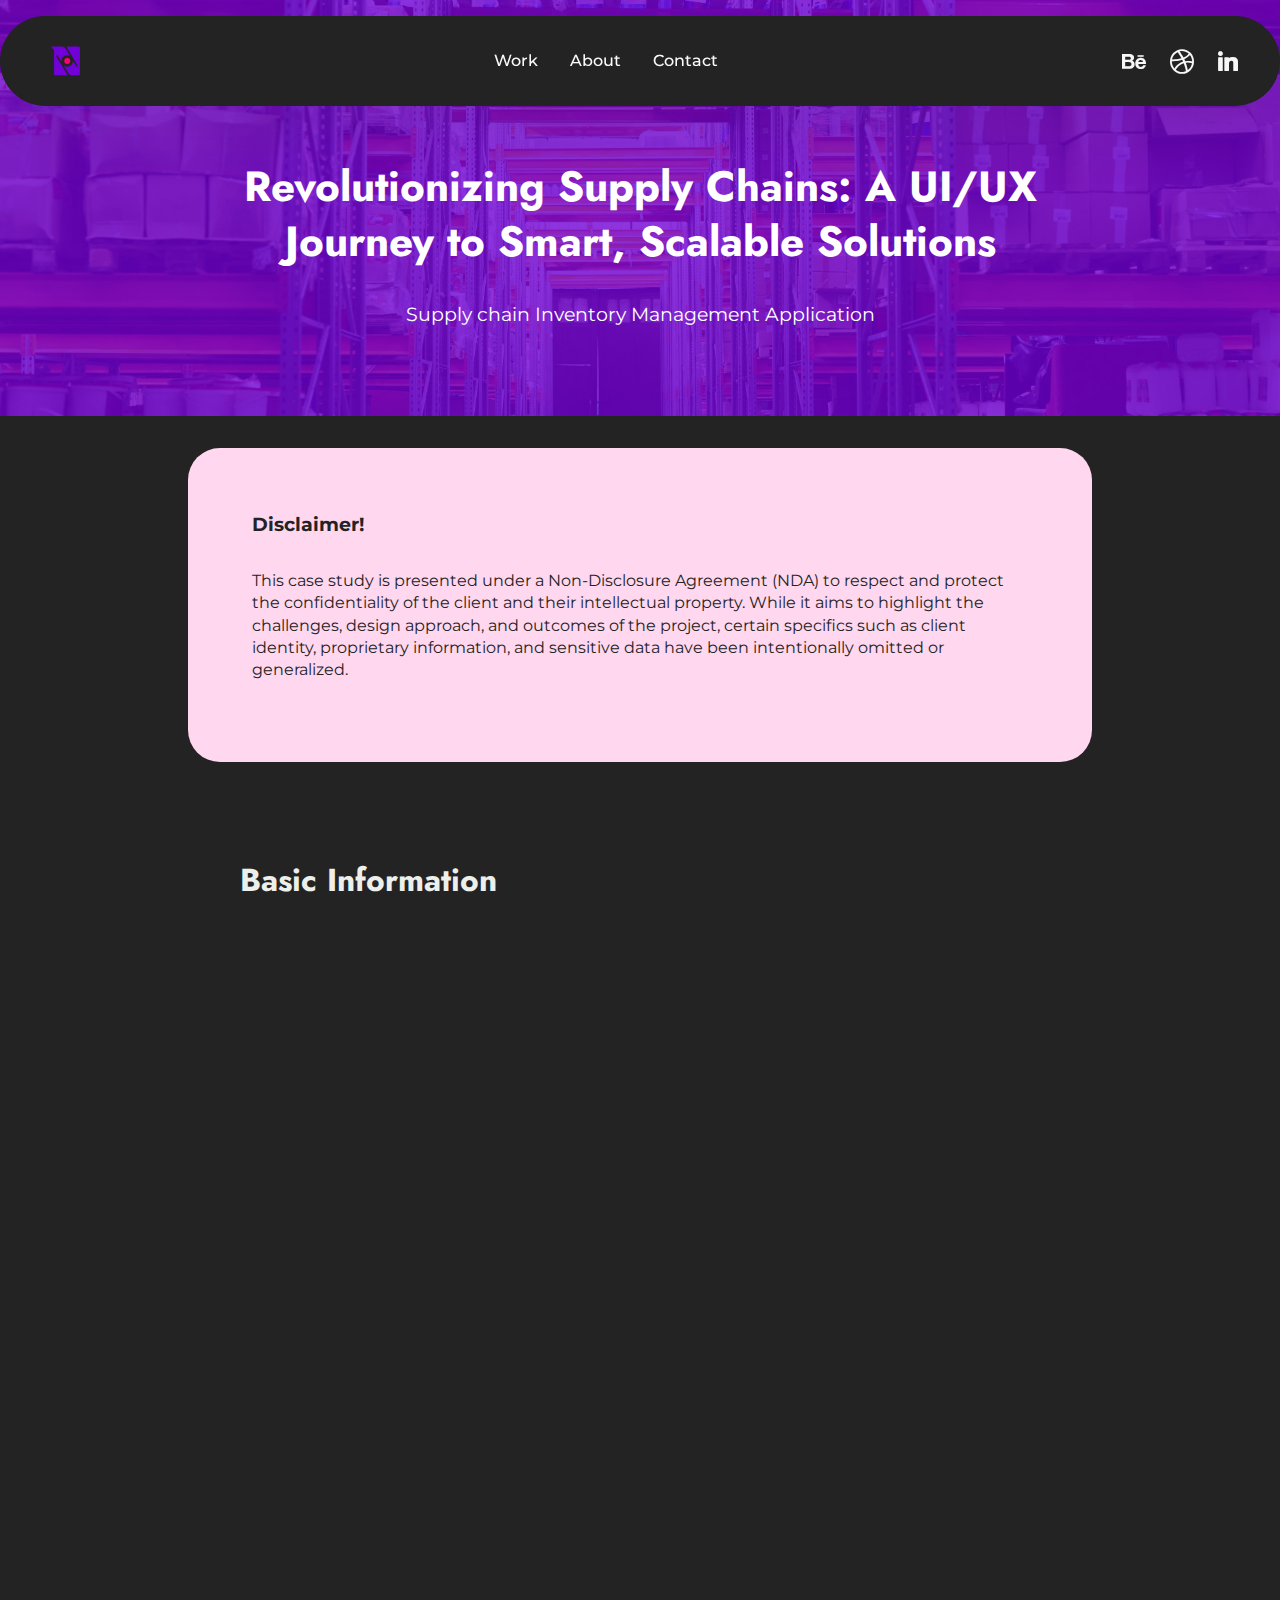
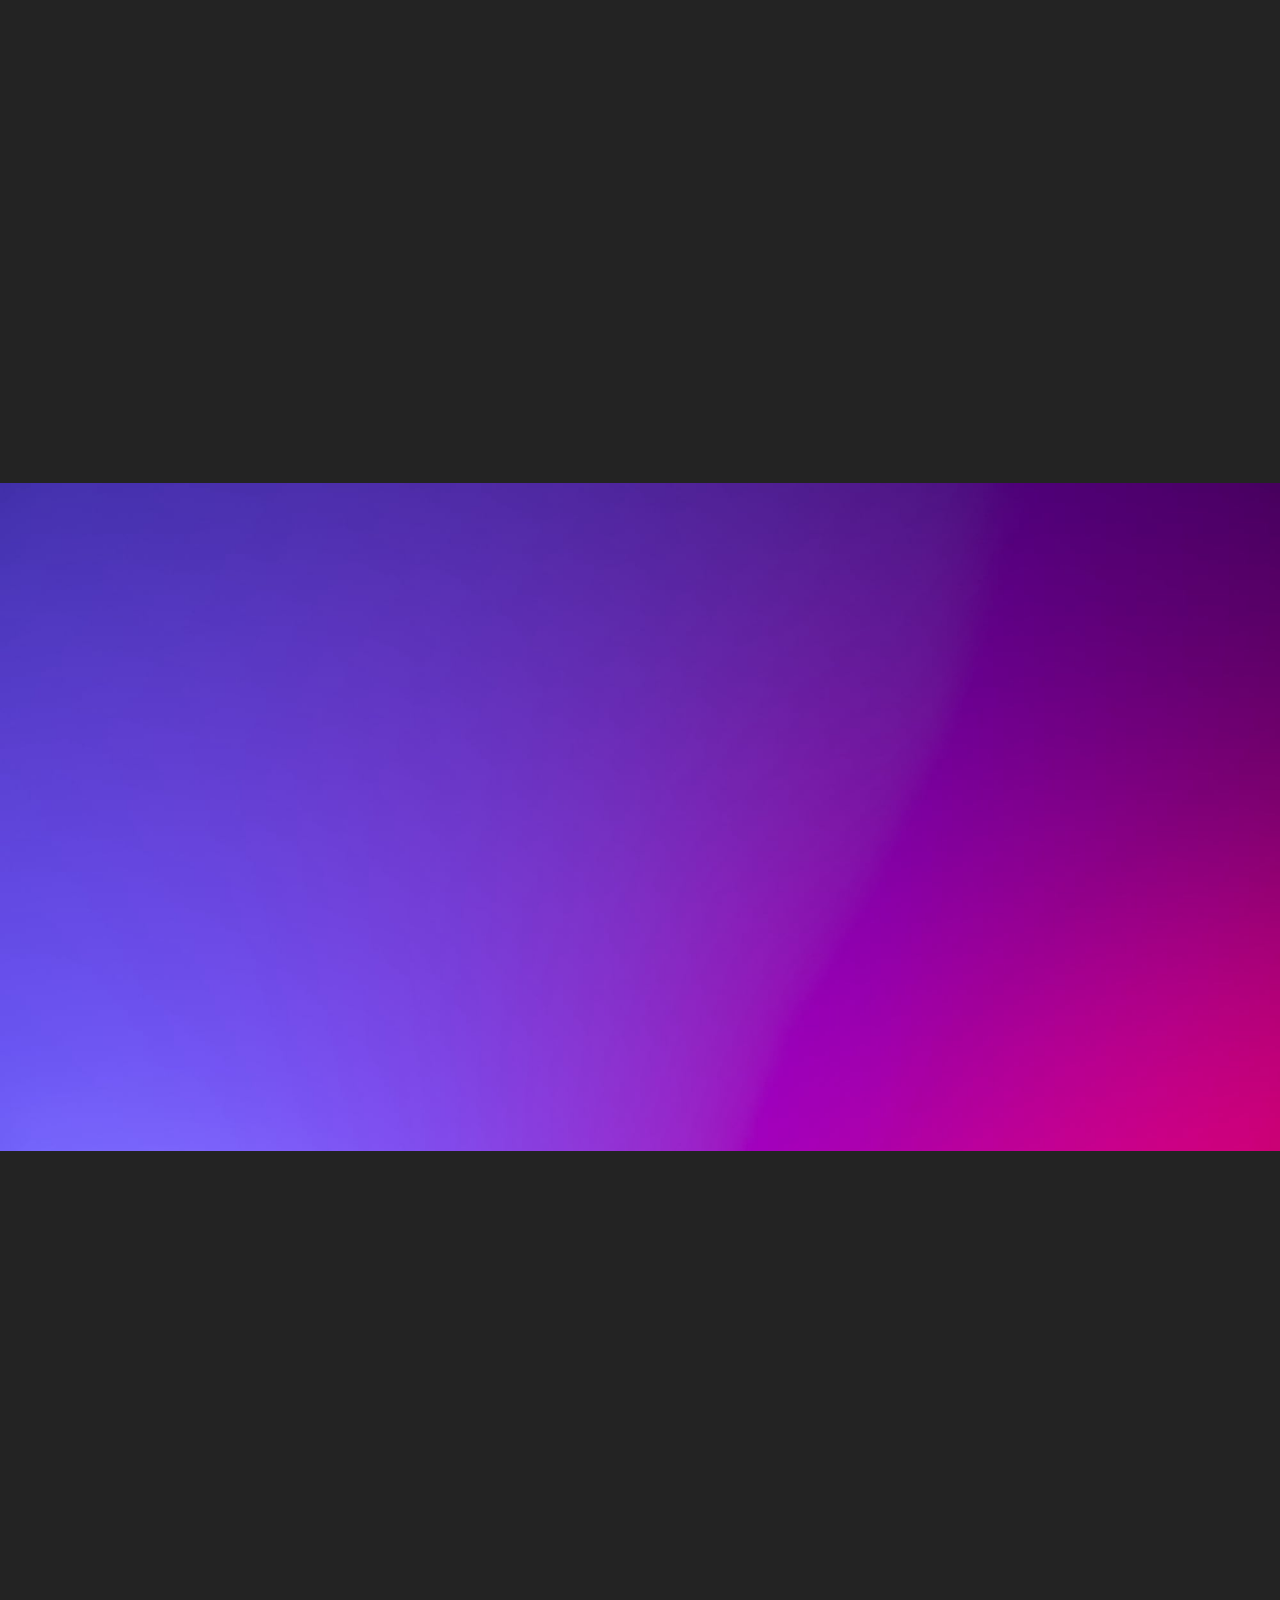
<file: page2.html>
<!DOCTYPE html>
<html  >
<head>
  <!-- Site made with Mobirise Website Builder v5.9.18, https://mobirise.com -->
  <meta charset="UTF-8">
  <meta http-equiv="X-UA-Compatible" content="IE=edge">
  <meta name="generator" content="Mobirise v5.9.18, mobirise.com">
  <meta name="viewport" content="width=device-width, initial-scale=1, minimum-scale=1">
  <link rel="shortcut icon" href="assets/images/nupix-logo-brand-small-100.svg" type="image/x-icon">
  <meta name="description" content="">
  
  
  <title>CS-Supplychain</title>
  <link rel="stylesheet" href="assets/web/assets/mobirise-icons2/mobirise2.css">
  <link rel="stylesheet" href="assets/bootstrap/css/bootstrap.min.css">
  <link rel="stylesheet" href="assets/bootstrap/css/bootstrap-grid.min.css">
  <link rel="stylesheet" href="assets/bootstrap/css/bootstrap-reboot.min.css">
  <link rel="stylesheet" href="assets/animatecss/animate.css">
  <link rel="stylesheet" href="assets/dropdown/css/style.css">
  <link rel="stylesheet" href="assets/socicon/css/styles.css">
  <link rel="stylesheet" href="assets/theme/css/style.css">
  <link rel="preload" href="https://fonts.googleapis.com/css?family=Jost:100,200,300,400,500,600,700,800,900,100i,200i,300i,400i,500i,600i,700i,800i,900i&display=swap" as="style" onload="this.onload=null;this.rel='stylesheet'">
  <noscript><link rel="stylesheet" href="https://fonts.googleapis.com/css?family=Jost:100,200,300,400,500,600,700,800,900,100i,200i,300i,400i,500i,600i,700i,800i,900i&display=swap"></noscript>
  <link rel="preload" href="https://fonts.googleapis.com/css?family=Montserrat:100,200,300,400,500,600,700,800,900,100i,200i,300i,400i,500i,600i,700i,800i,900i&display=swap" as="style" onload="this.onload=null;this.rel='stylesheet'">
  <noscript><link rel="stylesheet" href="https://fonts.googleapis.com/css?family=Montserrat:100,200,300,400,500,600,700,800,900,100i,200i,300i,400i,500i,600i,700i,800i,900i&display=swap"></noscript>
  <link rel="preload" as="style" href="assets/mobirise/css/mbr-additional.css?v=e7ArUt"><link rel="stylesheet" href="assets/mobirise/css/mbr-additional.css?v=e7ArUt" type="text/css">

  
  
  
</head>
<body>
  
  <section data-bs-version="5.1" class="menu menu1 cid-uvf6gImuLE" once="menu" id="menu01-13">
	

	<nav class="navbar navbar-dropdown navbar-fixed-top navbar-expand-lg">
		<div class="container">
			<div class="navbar-brand">
				<span class="navbar-logo">
					<a href="index.html#header09-8" target="_blank">
						<img src="assets/images/nupix-logo-brand-small-100.svg" alt="Mobirise Website Builder" style="height: 3rem;">
					</a>
				</span>
				
			</div>
			<button class="navbar-toggler" type="button" data-toggle="collapse" data-bs-toggle="collapse" data-target="#navbarSupportedContent" data-bs-target="#navbarSupportedContent" aria-controls="navbarNavAltMarkup" aria-expanded="false" aria-label="Toggle navigation">
				<div class="hamburger">
					<span></span>
					<span></span>
					<span></span>
					<span></span>
				</div>
			</button>
			<div class="collapse navbar-collapse" id="navbarSupportedContent">
				<ul class="navbar-nav nav-dropdown nav-right" data-app-modern-menu="true"><li class="nav-item">
						<a class="nav-link link text-white display-4" href="index.html#article11-e" target="_blank">Work</a>
					</li>
					<li class="nav-item">
						<a class="nav-link link text-white display-4" href="page1.html" aria-expanded="false" target="_blank">About</a>
					</li>
					<li class="nav-item">
						<a class="nav-link link text-white text-primary display-4" href="index.html#features016-s" target="_blank">Contact</a>
					</li></ul>
				<div class="icons-menu">
					<a class="iconfont-wrapper" href="https://www.behance.net/NAGAMANI" target="_blank">
						<span class="p-2 mbr-iconfont socicon-behance socicon" style="font-size: 24px;"></span>
					</a>
					<a class="iconfont-wrapper" href="https://dribbble.com/Nagamani" target="_blank">
						<span class="p-2 mbr-iconfont socicon-dribbble socicon" style="font-size: 24px;"></span>
					</a>
					<a class="iconfont-wrapper" href="https://www.linkedin.com/in/nagamani1/" target="_blank">
						<span class="p-2 mbr-iconfont socicon-linkedin socicon" style="font-size: 20px;"></span>
					</a>
					
				</div>
				
			</div>
		</div>
	</nav>
</section>

<section data-bs-version="5.1" class="article11 cid-uvq1yhWDeJ" id="article11-14">
    

    
    <div class="mbr-overlay" style="opacity: 0.8; background-color: rgb(113, 1, 214);">
    </div>
    <div class="container">
        <div class="row justify-content-center">
            <div class="title col-md-12 col-lg-9">
                <h3 class="mbr-section-title mbr-fonts-style align-center mt-0 mb-0 display-2"><strong>Revolutionizing Supply Chains: A UI/UX Journey to Smart, Scalable Solutions</strong></h3>
                <h4 class="mbr-section-subtitle align-center mbr-fonts-style mt-4 display-7">
                Supply chain Inventory Management Application</h4>
                
            </div>
        </div>
    </div>
</section>

<section data-bs-version="5.1" class="article13 cid-uvq2w5TCm7" id="article13-15">
    
    
    
    <div class="container">
        <div class="row justify-content-center">
            <div class="card col-md-12 col-lg-9">
                <div class="card-wrapper">
                    <div class="card-box align-left">
                        <h4 class="card-title mbr-fonts-style display-7">
                            <strong>Disclaimer!</strong></h4>
                        <p class="mbr-text mbr-fonts-style mt-4 display-4">
                        This case study is presented under a Non-Disclosure Agreement (NDA) to respect and protect the confidentiality of the client and their intellectual property. While it aims to highlight the challenges, design approach, and outcomes of the project, certain specifics such as client identity, proprietary information, and sensitive data have been intentionally omitted or generalized.
                        </p>
                        
                    </div>
                </div>
            </div>
        </div>
    </div>
</section>

<section data-bs-version="5.1" class="article17 cid-uvq3XPT0hI" id="article17-18">
  

  <div class="container">
    <div class="row justify-content-center">
      <div class="counter-container col-md-12 col-lg-8">
        <div class="row mb-5 justify-content-center">
          <div class="col-12 content-head">
            <h3 class="mbr-section-title mbr-fonts-style align-center mb-0 display-5">
              <strong>Basic Information</strong></h3>
            
          </div>
        </div>
        <div class="mbr-text mbr-fonts-style display-7">
          <ol>
            <li><strong>Client -&nbsp;</strong>&nbsp;Confidential</li>
            <li><strong>Duration -</strong> 2 years</li>
            <li><strong>Role -&nbsp;</strong> UI/UX Designer</li>
            <li><strong>Platforms -</strong>&nbsp;Responsive web app, Tablet app for POS, Companion mobile app for business owner, Managers, etc.,&nbsp;</li>
          </ol>
          <ol>
          </ol>
        </div>
      </div>
    </div>
  </div>
</section>

<section data-bs-version="5.1" class="article12 cid-uvq4IVgs5r" id="article12-19">    
    
    <div class="container">
        <div class="row justify-content-center">
            <div class="col-md-12 col-lg-8">
                <h3 class="mbr-section-title mbr-fonts-style mb-4 mt-0 display-5">
                <strong>Overview</strong>
                </h3>
                
                <p class="mbr-text mbr-fonts-style display-7">This product aimed to modernize the supply chain industry and retail experience by leveraging a next-generation AI-driven platform. Designed to streamline daily supply chain operations and enhance Point-of-Sale (POS) processes, the solution serves as a comprehensive tool for businesses embarking on digital transformation. With cutting-edge features, it not only optimizes operational efficiency but also elevates the overall customer experience, setting a new benchmark in the industry.<br><br></p>
            </div>
        </div>
    </div>
</section>

<section data-bs-version="5.1" class="article12 cid-uvqldQKnFg" id="article12-1o">    
    
    <div class="container">
        <div class="row justify-content-center">
            <div class="col-md-12 col-lg-8">
                <h3 class="mbr-section-title mbr-fonts-style mb-4 mt-0 display-5">
                <strong>Challenges</strong></h3>
                
                <p class="mbr-text mbr-fonts-style display-7">During my initial research and discussions with business owners, I identified the following pain points within the current industry.<br><strong><br></strong><strong>Lack of Real-Time Data and Integration</strong><br><br>A major pain point is the lack of real-time visibility across supply chain operations. Without up-to-date data, managers struggle to make informed decisions promptly, leading to delays in orders, incorrect stock levels, and missed sales opportunities. Additionally, disconnected systems across departments and locations make coordination difficult.<br><strong><br></strong><strong><br></strong><strong>Manual Processes and Operational Inefficiencies</strong><br><br>Many businesses still rely on outdated, manual processes for managing orders, sales tracking, and reporting. These inefficient methods increase the risk of human error, waste valuable time, and contribute to delays, reducing overall operational efficiency.<br><br><strong><br></strong><strong>Customer Experience and Scalability Issues</strong><br><br>As businesses expand, maintaining a consistent and high-quality customer experience becomes a challenge, especially for franchises and chain stores. Inventory inconsistencies, long transaction times, and poor customer service across locations can lead to dissatisfaction. Furthermore, scaling operations often leads to strain on legacy systems that are unable to manage the growing demands.<br><br><strong><br></strong><strong>Supply Chain Disruptions and Compliance</strong><br><br>Supply chain disruptions, such as delays in deliveries or fluctuating demand, complicate forecasting and inventory planning. Additionally, ensuring compliance with industry regulations and maintaining accurate reporting for audits is a challenge, especially when relying on cumbersome manual processes.<br><br></p>
            </div>
        </div>
    </div>
</section>

<section data-bs-version="5.1" class="article12 cid-uvqr9x4zkL" id="article12-1p">    
    
    <div class="container">
        <div class="row justify-content-center">
            <div class="col-md-12 col-lg-8">
                <h3 class="mbr-section-title mbr-fonts-style mb-4 mt-0 display-5">
                <strong>Design Approach</strong></h3>
                
                <p class="mbr-text mbr-fonts-style display-7">Our design process was a structured, iterative workflow aimed at addressing challenges and delivering optimal outcomes for users.<br><br><strong>Understanding the Requirements</strong><br><br>The process began with the product owner gathering business requirements from the client. These insights were shared with the team lead and designers, creating a foundation for an interactive and collaborative design journey.<br><br><strong><br></strong><strong>Brainstorming and Ideation</strong><br><br>Whiteboard sessions were used to brainstorm UI/UX ideas and map out potential user flows. Rough pencil sketches helped quickly visualize concepts and test feasibility, laying the groundwork for validating and refining early ideas.<br><br><strong><br></strong><strong>Wireframing and Iteration</strong><br><br>Low-fidelity wireframes were created using Adobe XD to establish the platform's structure. Feedback from the business owner and stakeholders guided multiple iterations, ensuring alignment with expectations and addressing core functionalities before advancing further.<br><br><strong><br></strong><strong>High-Fidelity Design and Prototyping</strong><br><br>Once wireframes were finalized, we designed high-fidelity prototypes, focusing on detail and user experience. A comprehensive UI library standardized colors, components, and icons across the platform. These prototypes were tested for user flows and refined based on feedback to enhance visual appeal and functionality.<br><br><strong><br></strong><strong>Development Handoff and Collaboration</strong><br><br>Final designs, along with the UI library and prototypes, were handed off to the development team. Close collaboration ensured accurate implementation, resolving design challenges while preserving the intended user experience.<br><br><strong><br></strong><strong>Responsive Testing and Final Feedback</strong><br><br>The platform underwent thorough responsive testing on various devices to confirm usability and consistency. Any issues identified during this phase were addressed collaboratively, resulting in a polished and seamless final product.<br><br></p>
            </div>
        </div>
    </div>
</section>

<section data-bs-version="5.1" class="features21 cid-uvqsQo3dmV" id="features021-1r">
  

  
  
  <div class="container">
    <div class="row mb-5 justify-content-center">
      <div class="col-12 mb-0 content-head">
        <h3 class="mbr-section-title mbr-fonts-style align-center mb-0 display-5">
          <strong>Solution</strong></h3>
        <h5 class="mbr-section-subtitle mbr-fonts-style align-center mb-0 mt-4 display-7">As a UI/UX designer, I focused on creating a seamless, intuitive user experience that not only optimized inventory management but also improved operational efficiency across all user roles.<div><br></div></h5>
      </div>
    </div>
    <div class="row mbr-masonry" data-masonry="{&quot;percentPosition&quot;: true }">
      <div class="item features-without-image col-12 col-md-6 col-lg-4 active">
        <div class="item-wrapper">
          <div class="card-box align-left">
            <div class="img-wrapper mb-3">
              <img src="assets/images/inv-management.svg" alt="">
            </div>
            <h5 class="card-title mbr-fonts-style display-7"><strong>Advanced Inventory Optimization</strong></h5>
            <p class="card-text mbr-fonts-style display-4">Designed interfaces that leverage intelligent algorithms for real-time tracking, minimizing discrepancies, and ensuring optimal stock levels.<br></p>
          </div>
        </div>
      </div>
      <div class="item features-without-image col-12 col-md-6 col-lg-4">
        <div class="item-wrapper">
          <div class="card-box align-left">
            <div class="img-wrapper mb-3">
              <img src="assets/images/pos.svg" data-slide-to="1" data-bs-slide-to="1" alt="">
            </div>
            <h5 class="card-title mbr-fonts-style display-7"><strong>Enhanced POS System with Offline Capabilities</strong></h5>
            <p class="card-text mbr-fonts-style display-4">
              Created an intuitive POS interface that delivers fast, reliable transactions, even in offline mode, ensuring smooth user interactions.
            </p>
          </div>
        </div>
      </div><div class="item features-without-image col-12 col-md-6 col-lg-4">
        <div class="item-wrapper">
          <div class="card-box align-left">
            <div class="img-wrapper mb-3">
              <img src="assets/images/business.svg" data-slide-to="2" data-bs-slide-to="2" alt="">
            </div>
            <h5 class="card-title mbr-fonts-style display-7"><strong>Business Outcomes and Efficiency Gains</strong></h5>
            <p class="card-text mbr-fonts-style display-4">
              The design improvements directly contributed to enhanced operational scalability, customer satisfaction, and overall efficiency.<br></p>
          </div>
        </div>
      </div><div class="item features-without-image col-12 col-md-6 col-lg-4">
        <div class="item-wrapper">
          <div class="card-box align-left">
            <div class="img-wrapper mb-3">
              <img src="assets/images/cloudapp.svg" data-slide-to="3" data-bs-slide-to="3" alt="">
            </div>
            <h5 class="card-title mbr-fonts-style display-7"><strong>Integrated Cloud Applications</strong></h5>
            <p class="card-text mbr-fonts-style display-4">Developed seamless workflows that synchronize data in real-time across locations, enhancing collaboration and operational efficiency.<br></p>
          </div>
        </div>
      </div>
      
      <div class="item features-without-image col-12 col-md-6 col-lg-4">
        <div class="item-wrapper">
          <div class="card-box align-left">
            <div class="img-wrapper mb-3">
              <img src="assets/images/data-driven.svg" data-slide-to="4" data-bs-slide-to="4" alt="">
            </div>
            <h5 class="card-title mbr-fonts-style display-7"><strong>Data-Driven Insights and Analytics</strong></h5>
            <p class="card-text mbr-fonts-style display-4">
              Designed easy-to-understand dashboards that provide actionable insights, empowering users to make data-driven decisions.
            </p>
          </div>
        </div>
      </div><div class="item features-without-image col-12 col-md-6 col-lg-4">
        <div class="item-wrapper">
          <div class="card-box align-left">
            <div class="img-wrapper mb-3">
              <img src="assets/images/streamlinedux.svg" data-slide-to="5" data-bs-slide-to="5" alt="">
            </div>
            <h5 class="card-title mbr-fonts-style display-7"><strong>Streamlined User Experience</strong></h5>
            <p class="card-text mbr-fonts-style display-4">Prioritized consistency in UI design and navigation, making it simple for users to access and interact with complex features.<br></p>
          </div>
        </div>
      </div>
      
      
    </div>
  </div>
</section>

<section data-bs-version="5.1" class="features032 cid-uvqvnklVRI" id="features032-1s">
  

  
  
  <div class="container">
    <div class="row justify-content-center">
      <div class="col-12 mb-5 content-head">
        <h3 class="mbr-section-title mbr-fonts-style align-center mb-0 display-5"><strong>Outcomes &amp; Results</strong></h3>
        
      </div>
    </div>
    <div class="row">
      <div class="item features-without-image col-12 col-lg-4 active item-mb">
        <div class="item-wrapper">
          <div class="card-box align-left">
            
            <h5 class="card-title mbr-fonts-style display-5">
              <strong>40+</strong>
            </h5>
            <p class="card-text mbr-fonts-style display-4">
              Businesses actively using the solution across retail, wholesale, and distribution sectors.</p>
          </div>
        </div>
      </div>
      <div class="item features-without-image col-12 col-lg-4 item-mb">
        <div class="item-wrapper">
          <div class="card-box align-left">
            
            <h5 class="card-title mbr-fonts-style display-5">
              <strong>30%</strong></h5>
            <p class="card-text mbr-fonts-style display-4">
              Stock Discrepancies Reduced for better inventory accuracy and control.</p>
          </div>
        </div>
      </div>
      <div class="item features-without-image col-12 col-lg-4 item-mb">
        <div class="item-wrapper">
          <div class="card-box align-left">
            
            <h5 class="card-title mbr-fonts-style display-5">
              <strong>40%</strong></h5>
            <p class="card-text mbr-fonts-style display-4">
              Efficiency Boost in collaboration with cloud apps for streamlined operations.</p>
          </div>
        </div>
      </div>
      <div class="item features-without-image col-12 col-lg-4 item-mb">
        <div class="item-wrapper">
          <div class="card-box align-left">
            
            <h5 class="card-title mbr-fonts-style display-5">
              <strong>20%</strong></h5>
            <p class="card-text mbr-fonts-style display-4">
              Faster Transactions achieved with enhanced POS systems and offline billing.</p>
          </div>
        </div>
      </div>
      <div class="item features-without-image col-12 col-lg-4 item-mb">
        <div class="item-wrapper">
          <div class="card-box align-left">
            
            <h5 class="card-title mbr-fonts-style display-5">
              <strong>22%</strong></h5>
            <p class="card-text mbr-fonts-style display-4">
              Operational Efficiency Gain through AI-powered insights and analytics.</p>
          </div>
        </div>
      </div>
      <div class="item features-without-image col-12 col-lg-4 item-mb">
        <div class="item-wrapper">
          <div class="card-box align-left">
            
            <h5 class="card-title mbr-fonts-style display-5">
              <strong>15%</strong></h5>
            <p class="card-text mbr-fonts-style display-4">
              Cost Savings by reducing errors and malpractices in operations.</p>
          </div>
        </div>
      </div>
    </div>
  </div>
</section>

<section data-bs-version="5.1" class="article12 cid-uvqxSI86sQ" id="article12-1u">    
    
    <div class="container">
        <div class="row justify-content-center">
            <div class="col-md-12 col-lg-8">
                <h3 class="mbr-section-title mbr-fonts-style mb-4 mt-0 display-5">
                <strong>Learnings</strong></h3>
                
                <p class="mbr-text mbr-fonts-style display-7"><strong>Balancing Priorities</strong><br><br>I learned to align user needs with business goals, ensuring the design meets expectations while fulfilling business objectives.<br><br><strong><br></strong><strong>Understanding Diverse Audiences<br></strong><br>Designing for varied user groups taught me the importance of empathy and research to create inclusive solutions.<br><br><strong><br></strong><strong>Limited User Data Access</strong><br><br>Working with limited user data sharpened my ability to rely on testing and insights to inform design decisions.<br><br><strong><br></strong><strong>Time and Resource Constraints</strong><br><br>I learned to prioritize high-impact design elements to deliver quality experiences within tight deadlines.<br><br><strong><br></strong><strong>Evolving Expectations</strong><br><br>Staying adaptable and gathering continuous feedback helped me keep the design relevant and user-centered.<br><br><strong><br></strong><strong>Stakeholder Resistance</strong><br><br>Presenting data-driven insights enabled me to build trust and align stakeholders with the user-centered approach.<br></p>
            </div>
        </div>
    </div>
</section>

<section data-bs-version="5.1" class="article12 cid-uAeVxXSs8N" id="article12-6v">    
    
    <div class="container">
        <div class="row justify-content-center">
            <div class="col-md-12 col-lg-8">
                <h3 class="mbr-section-title mbr-fonts-style mb-4 mt-0 display-5"><strong>Explore More</strong></h3>
                
                
            </div>
        </div>
    </div>
</section>

<section data-bs-version="5.1" class="start article2 cid-uAeWGyTf4J" id="article02-6w">
	

	
	

	<div class="container">
		<div class="row justify-content-center">
			<div class="col-12 col-md-12 col-lg-5 image-wrapper">
				<a href="page3.html" target="_blank"><img class="w-100" src="assets/images/img-okr-1036x673.png" alt="Mobirise Website Builder"></a>
			</div>
			<div class="col-12 col-md-12 col-lg">
				<div class="text-wrapper align-left">
					<h1 class="mbr-section-title mbr-fonts-style mb-4 display-5"><a href="page3.html" class="text-white" target="_blank">Driving Organizational Excellence: Crafting a Smart, Scalable OKR Solution</a></h1>
					<p class="mbr-text align-left mbr-fonts-style mb-4 display-7">Explore how I designed a smart, scalable OKR platform to drive organizational alignment and enhance productivity. This solution empowers teams with clear goals, real-time tracking, and seamless collaboration across all levels.<br></p>
					<div class="mbr-section-btn align-left mt-3"><a class="btn btn-primary display-4" href="page3.html" target="_blank">Read more details</a></div>
				</div>
			</div>
		</div>
	</div>
</section>

<section data-bs-version="5.1" class="features16 cid-uzAyueRkOO" id="features016-5f">  
  
  
  
  <div class="container">
    <div class="row justify-content-center mb-5">
      <div class="col-12 content-head">
        
        <h5 class="mbr-section-subtitle mbr-fonts-style align-center mb-0 mt-4 display-5"><strong>Let’s connect &amp; collaborate! ✌️.</strong></h5>
      </div>
    </div>
    <div class="row justify-content-center">
      <div class="item features-without-image col-12 col-lg-3">
        <div class="item-wrapper">
          <div class="card-box">
            <div class="img-box">
              <div class="image-wrapper mb-3">
                <a href="https://www.behance.net/NAGAMANI" target="_blank"><img src="assets/images/icn-behance.svg" alt="Mobirise Website Builder"></a>
              </div>
            </div>
            <h4 class="card-title mbr-fonts-style mb-0 display-7">
              <strong>Behance</strong></h4>
            
            <div class="link-wrap">
              
            </div>
          </div>
        </div>
      </div>
      <div class="item features-without-image col-12 col-lg-3">
        <div class="item-wrapper">
          <div class="card-box">
            <div class="img-box">
              <div class="image-wrapper mb-3">
                <a href="https://dribbble.com/Nagamani" target="_blank"><img src="assets/images/icn-dribbble.svg" alt="Mobirise Website Builder"></a>
              </div>
            </div>
            <h4 class="card-title mbr-fonts-style mb-0 display-7">
              <strong>Dribbble</strong></h4>
            
            <div class="link-wrap">
              
            </div>
          </div>
        </div>
      </div>
      <div class="item features-without-image col-12 col-lg-3">
        <div class="item-wrapper">
          <div class="card-box">
            <div class="img-box">
              <div class="image-wrapper mb-3">
                <a href="https://www.linkedin.com/in/nagamani1/" target="_blank"><img src="assets/images/icn-linkedin.svg" alt="Mobirise Website Builder"></a>
              </div>
            </div>
            <h4 class="card-title mbr-fonts-style mb-0 display-7">
              <strong>Linked In</strong></h4>
            
            <div class="link-wrap">
              
            </div>
          </div>
        </div>
      </div>
      <div class="item features-without-image col-12 col-lg-3">
        <div class="item-wrapper">
          <div class="card-box">
            <div class="img-box">
              <div class="image-wrapper mb-3">
                <a href="mailto:maniinwin@gmail.com" target="_blank"><img src="assets/images/icn-website.svg" alt="Mobirise Website Builder"></a>
              </div>
            </div>
            <h4 class="card-title mbr-fonts-style mb-0 display-7">
              <strong>Email</strong></h4>
            
            <div class="link-wrap">
              
            </div>
          </div>
        </div>
      </div>
    </div>
  </div>
</section>

<section data-bs-version="5.1" class="article11 cid-uzAyvyUVFC" id="article11-5g">
    

    
    
    <div class="container">
        <div class="row justify-content-center">
            <div class="title col-md-12 col-lg-8">
                <h3 class="mbr-section-title mbr-fonts-style align-center mt-0 mb-0 display-7">
                <strong>Disclaimer</strong></h3>
                <h4 class="mbr-section-subtitle align-center mbr-fonts-style mt-4 display-4">The projects and case studies showcased on this portfolio website are for illustrative purposes only. Some work is protected under Non-Disclosure Agreements (NDAs), and any proprietary information has been excluded or anonymized. All designs, concepts, and content reflect my role, skills, and experience as a UI/UX designer and are not intended for commercial use or redistribution. <br><br>Representation images used in this portfolio website may include visuals sourced from platforms like <a href="https://www.freepik.com/" class="text-warning" target="_blank">Freepik</a> and <a href="https://www.pexels.com/" class="text-warning" target="_blank">Pexels</a>, adhering to their respective licensing terms.<br><br>© 2025 by Nagamani Palani</h4>
                
            </div>
        </div>
    </div>
</section><script src="assets/bootstrap/js/bootstrap.bundle.min.js"></script>  <script src="assets/smoothscroll/smooth-scroll.js"></script>  <script src="assets/ytplayer/index.js"></script>  <script src="assets/dropdown/js/navbar-dropdown.js"></script>  <script src="assets/masonry/masonry.pkgd.min.js"></script>  <script src="assets/imagesloaded/imagesloaded.pkgd.min.js"></script>  <script src="assets/theme/js/script.js"></script>  
  
  
 <div id="scrollToTop" class="scrollToTop mbr-arrow-up"><a style="text-align: center;"><i class="mbr-arrow-up-icon mbr-arrow-up-icon-cm cm-icon cm-icon-smallarrow-up"></i></a></div>
    <input name="animation" type="hidden">
  </body>
</html>
</file>
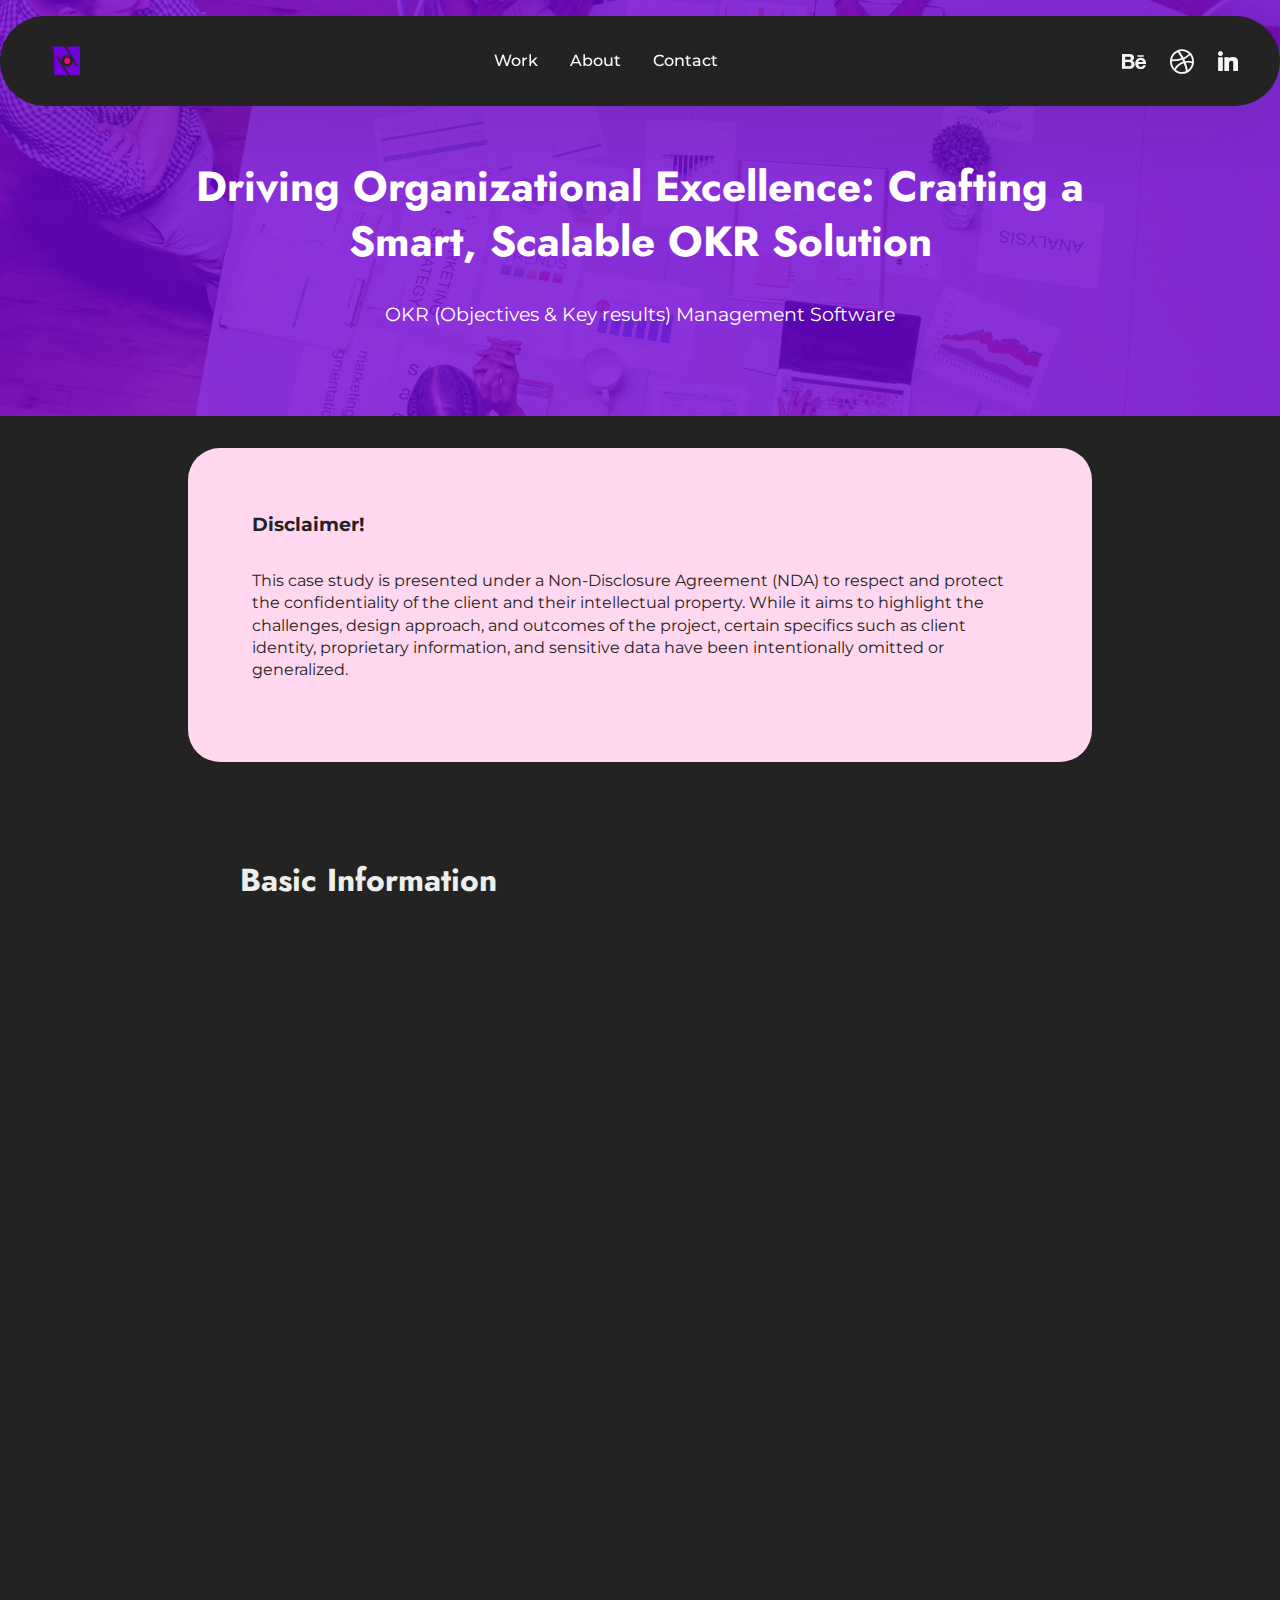
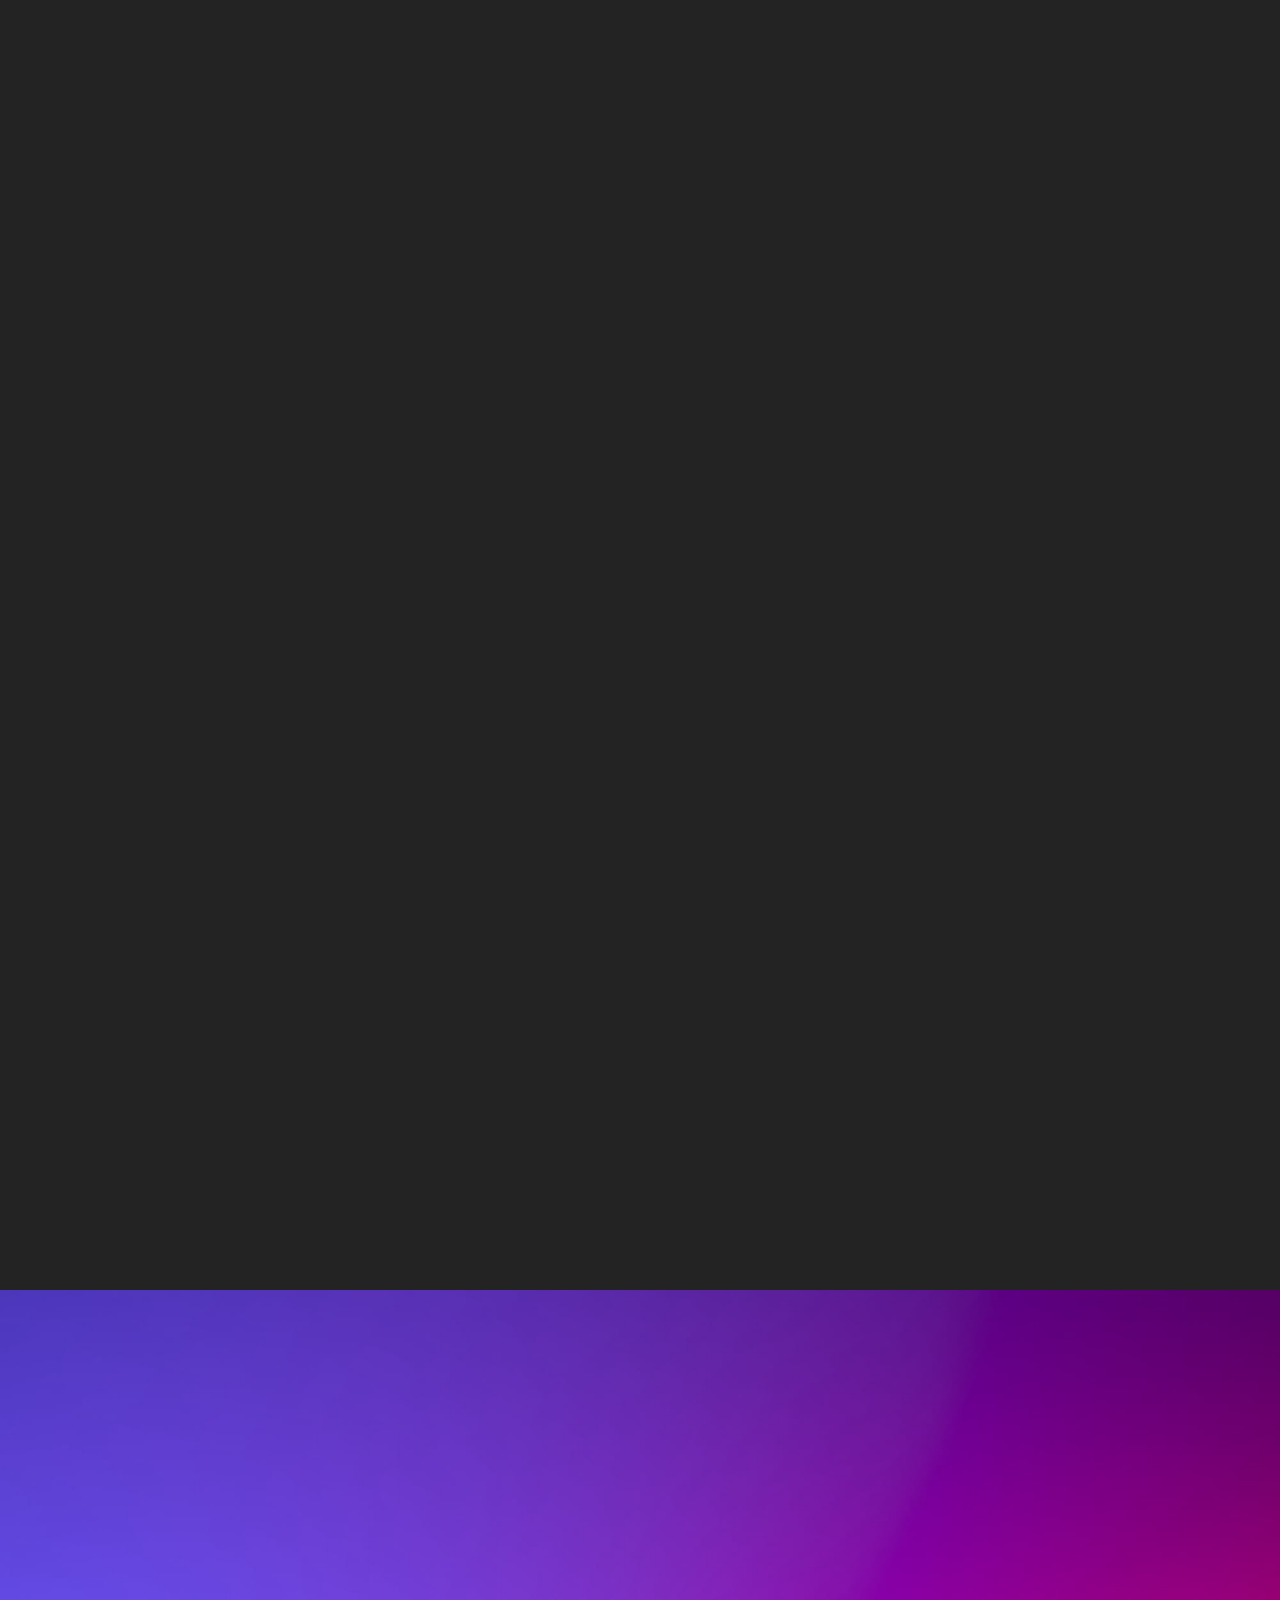
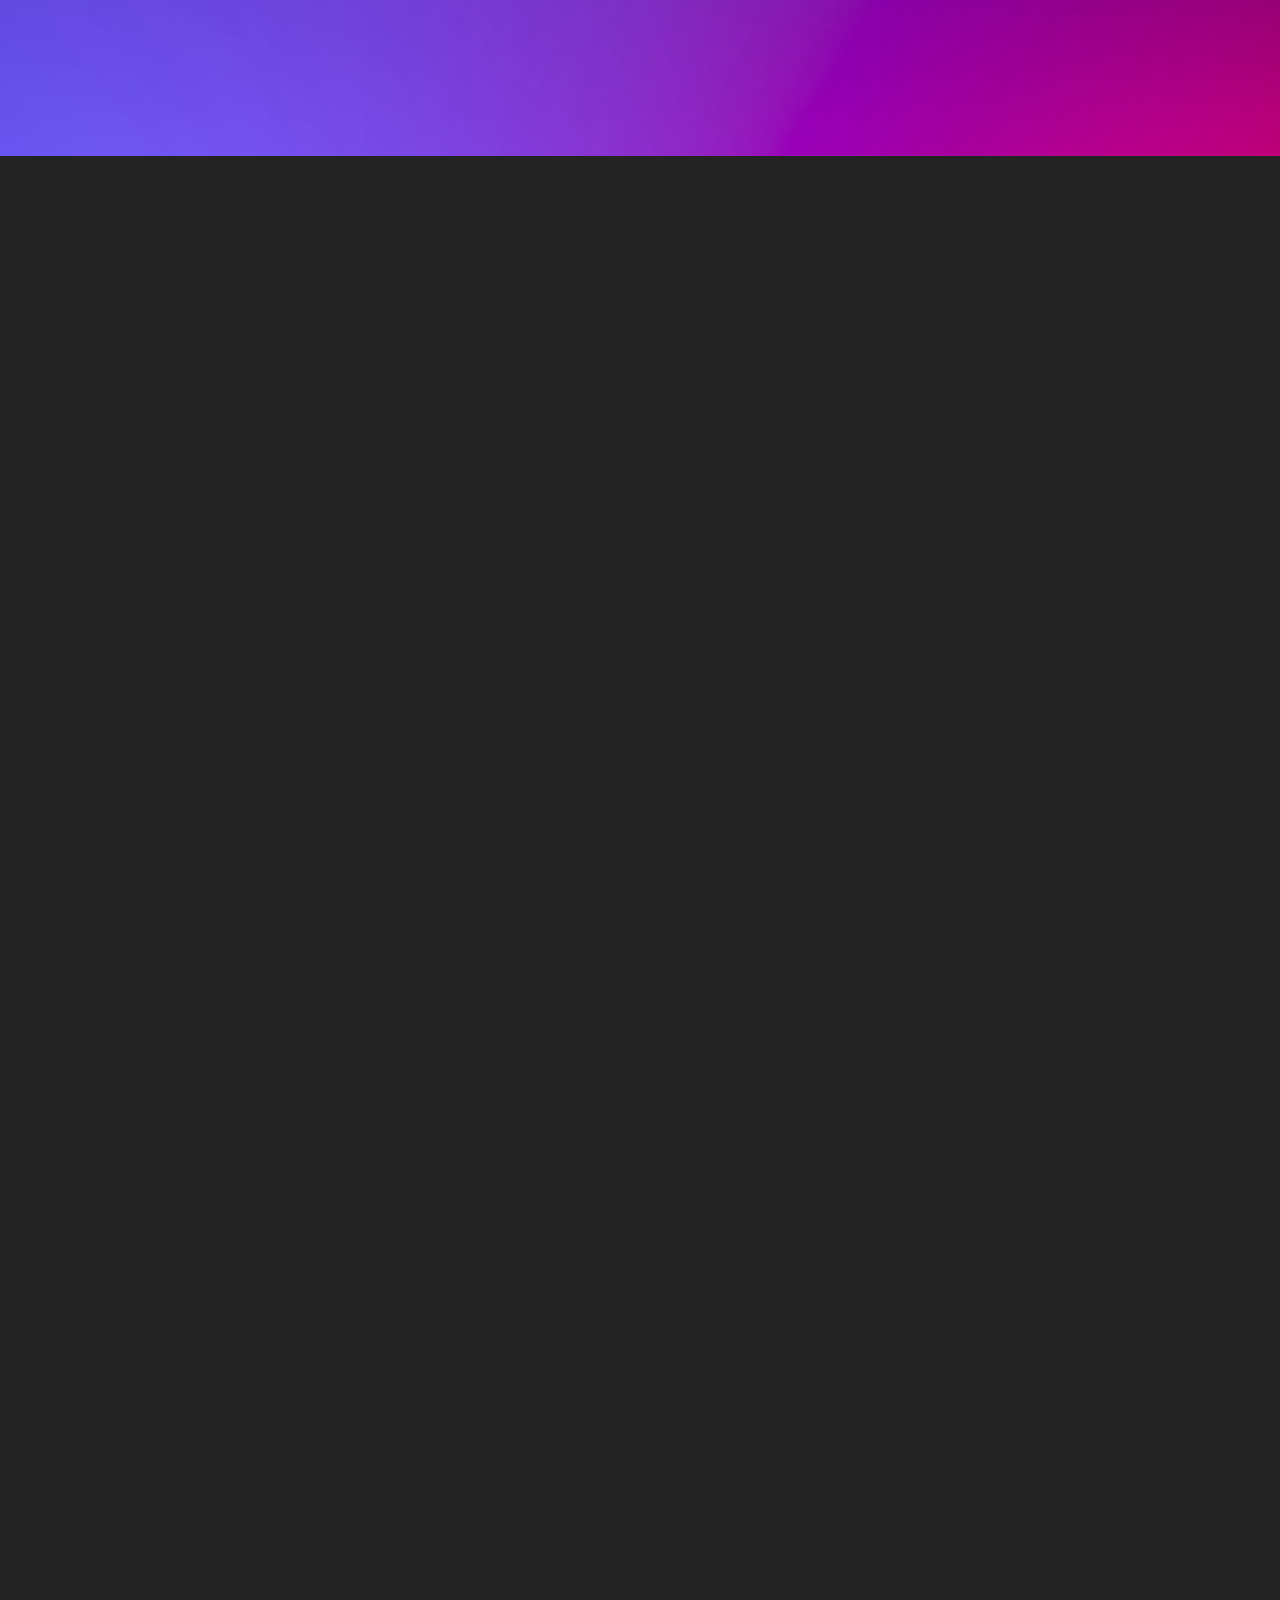
<file: page3.html>
<!DOCTYPE html>
<html  >
<head>
  <!-- Site made with Mobirise Website Builder v5.9.18, https://mobirise.com -->
  <meta charset="UTF-8">
  <meta http-equiv="X-UA-Compatible" content="IE=edge">
  <meta name="generator" content="Mobirise v5.9.18, mobirise.com">
  <meta name="viewport" content="width=device-width, initial-scale=1, minimum-scale=1">
  <link rel="shortcut icon" href="assets/images/nupix-logo-brand-small-100.svg" type="image/x-icon">
  <meta name="description" content="">
  
  
  <title>CS-OKR</title>
  <link rel="stylesheet" href="assets/web/assets/mobirise-icons2/mobirise2.css">
  <link rel="stylesheet" href="assets/bootstrap/css/bootstrap.min.css">
  <link rel="stylesheet" href="assets/bootstrap/css/bootstrap-grid.min.css">
  <link rel="stylesheet" href="assets/bootstrap/css/bootstrap-reboot.min.css">
  <link rel="stylesheet" href="assets/animatecss/animate.css">
  <link rel="stylesheet" href="assets/dropdown/css/style.css">
  <link rel="stylesheet" href="assets/socicon/css/styles.css">
  <link rel="stylesheet" href="assets/theme/css/style.css">
  <link rel="preload" href="https://fonts.googleapis.com/css?family=Jost:100,200,300,400,500,600,700,800,900,100i,200i,300i,400i,500i,600i,700i,800i,900i&display=swap" as="style" onload="this.onload=null;this.rel='stylesheet'">
  <noscript><link rel="stylesheet" href="https://fonts.googleapis.com/css?family=Jost:100,200,300,400,500,600,700,800,900,100i,200i,300i,400i,500i,600i,700i,800i,900i&display=swap"></noscript>
  <link rel="preload" href="https://fonts.googleapis.com/css?family=Montserrat:100,200,300,400,500,600,700,800,900,100i,200i,300i,400i,500i,600i,700i,800i,900i&display=swap" as="style" onload="this.onload=null;this.rel='stylesheet'">
  <noscript><link rel="stylesheet" href="https://fonts.googleapis.com/css?family=Montserrat:100,200,300,400,500,600,700,800,900,100i,200i,300i,400i,500i,600i,700i,800i,900i&display=swap"></noscript>
  <link rel="preload" as="style" href="assets/mobirise/css/mbr-additional.css?v=EcWeXU"><link rel="stylesheet" href="assets/mobirise/css/mbr-additional.css?v=EcWeXU" type="text/css">

  
  
  
</head>
<body>
  
  <section data-bs-version="5.1" class="menu menu1 cid-uvqAziKDZS" once="menu" id="menu01-1v">
	

	<nav class="navbar navbar-dropdown navbar-fixed-top navbar-expand-lg">
		<div class="container">
			<div class="navbar-brand">
				<span class="navbar-logo">
					<a href="index.html#header09-8" target="_blank">
						<img src="assets/images/nupix-logo-brand-small-100.svg" alt="Mobirise Website Builder" style="height: 3rem;">
					</a>
				</span>
				
			</div>
			<button class="navbar-toggler" type="button" data-toggle="collapse" data-bs-toggle="collapse" data-target="#navbarSupportedContent" data-bs-target="#navbarSupportedContent" aria-controls="navbarNavAltMarkup" aria-expanded="false" aria-label="Toggle navigation">
				<div class="hamburger">
					<span></span>
					<span></span>
					<span></span>
					<span></span>
				</div>
			</button>
			<div class="collapse navbar-collapse" id="navbarSupportedContent">
				<ul class="navbar-nav nav-dropdown nav-right" data-app-modern-menu="true"><li class="nav-item">
						<a class="nav-link link text-white display-4" href="index.html#article11-e" target="_blank">Work</a>
					</li>
					<li class="nav-item">
						<a class="nav-link link text-white display-4" href="page1.html" aria-expanded="false" target="_blank">About</a>
					</li>
					<li class="nav-item">
						<a class="nav-link link text-white text-primary display-4" href="index.html#features016-s" target="_blank">Contact</a>
					</li></ul>
				<div class="icons-menu">
					<a class="iconfont-wrapper" href="https://www.behance.net/NAGAMANI" target="_blank">
						<span class="p-2 mbr-iconfont socicon-behance socicon" style="font-size: 24px;"></span>
					</a>
					<a class="iconfont-wrapper" href="https://dribbble.com/Nagamani" target="_blank">
						<span class="p-2 mbr-iconfont socicon-dribbble socicon" style="font-size: 24px;"></span>
					</a>
					<a class="iconfont-wrapper" href="https://www.linkedin.com/in/nagamani1/" target="_blank">
						<span class="p-2 mbr-iconfont socicon-linkedin socicon" style="font-size: 20px;"></span>
					</a>
					
				</div>
				
			</div>
		</div>
	</nav>
</section>

<section data-bs-version="5.1" class="article11 cid-uvqAzjrG7a" id="article11-1w">
    

    
    <div class="mbr-overlay" style="opacity: 0.8; background-color: rgb(113, 1, 214);">
    </div>
    <div class="container">
        <div class="row justify-content-center">
            <div class="title col-md-12 col-lg-9">
                <h3 class="mbr-section-title mbr-fonts-style align-center mt-0 mb-0 display-2"><div><strong>Driving Organizational Excellence: Crafting a Smart, Scalable OKR Solution</strong></div></h3>
                <h4 class="mbr-section-subtitle align-center mbr-fonts-style mt-4 display-7">OKR (Objectives &amp; Key results) Management Software</h4>
                
            </div>
        </div>
    </div>
</section>

<section data-bs-version="5.1" class="article13 cid-uvqAzjOUzh" id="article13-1x">
    
    
    
    <div class="container">
        <div class="row justify-content-center">
            <div class="card col-md-12 col-lg-9">
                <div class="card-wrapper">
                    <div class="card-box align-left">
                        <h4 class="card-title mbr-fonts-style display-7">
                            <strong>Disclaimer!</strong></h4>
                        <p class="mbr-text mbr-fonts-style mt-4 display-4">
                        This case study is presented under a Non-Disclosure Agreement (NDA) to respect and protect the confidentiality of the client and their intellectual property. While it aims to highlight the challenges, design approach, and outcomes of the project, certain specifics such as client identity, proprietary information, and sensitive data have been intentionally omitted or generalized.
                        </p>
                        
                    </div>
                </div>
            </div>
        </div>
    </div>
</section>

<section data-bs-version="5.1" class="article17 cid-uvqAzk7t6a" id="article17-1y">
  

  <div class="container">
    <div class="row justify-content-center">
      <div class="counter-container col-md-12 col-lg-8">
        <div class="row mb-5 justify-content-center">
          <div class="col-12 content-head">
            <h3 class="mbr-section-title mbr-fonts-style align-center mb-0 display-5">
              <strong>Basic Information</strong></h3>
            
          </div>
        </div>
        <div class="mbr-text mbr-fonts-style display-7">
          <ol>
            <li><strong>Client -&nbsp;</strong>&nbsp;Confidential</li>
            <li><strong>Duration -</strong> 6 Months</li>
            <li><strong>Role -&nbsp;</strong> UI/UX Designer</li>
            <li><strong>Platforms -</strong>&nbsp;Responsive web app, Companion mobile app</li>
          </ol>
          <ol>
          </ol>
        </div>
      </div>
    </div>
  </div>
</section>

<section data-bs-version="5.1" class="article12 cid-uvqAzkpQn1" id="article12-1z">    
    
    <div class="container">
        <div class="row justify-content-center">
            <div class="col-md-12 col-lg-8">
                <h3 class="mbr-section-title mbr-fonts-style mb-4 mt-0 display-5">
                <strong>Overview</strong>
                </h3>
                
                <p class="mbr-text mbr-fonts-style display-7">The project involved designing an AI-powered OKR platform from scratch to align individual and team objectives with organizational goals. Built to foster seamless collaboration, the platform simplifies OKR tracking, enhances productivity, and supports business growth with a scalable and intuitive solution.<br></p>
            </div>
        </div>
    </div>
</section>

<section data-bs-version="5.1" class="article12 cid-uvqAzkI31a" id="article12-20">    
    
    <div class="container">
        <div class="row justify-content-center">
            <div class="col-md-12 col-lg-8">
                <h3 class="mbr-section-title mbr-fonts-style mb-4 mt-0 display-5">
                <strong>Challenges</strong></h3>
                
                <p class="mbr-text mbr-fonts-style display-7">During our discussions with the Product Owner, we identified the following challenges:<br><br><strong>Goal Setting Misalignment</strong><br><br>Employees faced difficulties in understanding how their roles contributed to organizational goals, causing disengagement.<br><strong><br></strong><br><strong>Tracking Inefficiencies</strong><br><br>Lack of centralized systems led to fragmented tracking methods and reduced accountability.<br><br><br><strong>Cross-Team Collaboration Issues</strong><br><br>Coordinating objectives across departments resulted in duplicated efforts and misaligned priorities.<br><br><br><strong>Resistance to Adoption</strong><br><br>Perceived complexity and insufficient onboarding hampered initial engagement.<br><br><br><strong>Visibility Gaps</strong><br>Leadership lacked real-time progress tracking, making it hard to spot risks or celebrate wins effectively.<br></p>
            </div>
        </div>
    </div>
</section>

<section data-bs-version="5.1" class="article12 cid-uvqAzl0iPF" id="article12-21">    
    
    <div class="container">
        <div class="row justify-content-center">
            <div class="col-md-12 col-lg-8">
                <h3 class="mbr-section-title mbr-fonts-style mb-4 mt-0 display-5">
                <strong>Design Approach</strong></h3>
                
                <p class="mbr-text mbr-fonts-style display-7"><strong>Understanding</strong><br><br>As the UI/UX designer, I began with thorough research on OKR models, studying their implementation in successful organizations. Competitor analysis and stakeholder interviews helped identify pain points, such as misaligned goals, inadequate progress tracking, and disconnected workflows.<br><br><br><strong>Remote Collaboration</strong><br><br>During the pandemic, I leveraged tools like Microsoft Whiteboard for weekly brainstorming sessions. These recurring meetings ensured task prioritization and smooth communication despite remote work challenges.<br><br><br><strong>Wireframing</strong><br><br>Using Adobe XD, I created multiple low-fidelity wireframes to explore design approaches. Each iteration was tested and validated with stakeholders to address usability concerns.<br><br><strong><br></strong><strong>High-Fidelity Design</strong><br><br>I built a robust UI library to standardize fonts, colors, and components. Six design iterations were conducted, focusing on usability and functional alignment. Prototypes underwent rigorous testing for cross-device compatibility.<br><br><strong><br></strong><strong>Development Handoff</strong><br><br>I maintained constant collaboration with developers, providing detailed design assets and conducting regular reviews to ensure alignment. This included cross-browser testing and ensuring responsive design across devices.<br></p>
            </div>
        </div>
    </div>
</section>

<section data-bs-version="5.1" class="features21 cid-uvqAzliMfG" id="features021-22">
  

  
  
  <div class="container">
    <div class="row mb-5 justify-content-center">
      <div class="col-12 mb-0 content-head">
        <h3 class="mbr-section-title mbr-fonts-style align-center mb-0 display-5">
          <strong>Solution</strong></h3>
        <h5 class="mbr-section-subtitle mbr-fonts-style align-center mb-0 mt-4 display-7"><div>The platform addressed key challenges with the following features</div></h5>
      </div>
    </div>
    <div class="row mbr-masonry" data-masonry="{&quot;percentPosition&quot;: true }">
      <div class="item features-without-image col-12 col-md-6 col-lg-4 active">
        <div class="item-wrapper">
          <div class="card-box align-left">
            <div class="img-wrapper mb-3">
              <img src="assets/images/okr-alignment.svg" alt="">
            </div>
            <h5 class="card-title mbr-fonts-style display-7"><strong>Unified OKR Alignment</strong></h5>
            <p class="card-text mbr-fonts-style display-4">Facilitates seamless synchronization of objectives across all levels.<br></p>
          </div>
        </div>
      </div>
      <div class="item features-without-image col-12 col-md-6 col-lg-4">
        <div class="item-wrapper">
          <div class="card-box align-left">
            <div class="img-wrapper mb-3">
              <img src="assets/images/dashboards.svg" alt="">
            </div>
            <h5 class="card-title mbr-fonts-style display-7"><strong>Smart Dashboards</strong></h5>
            <p class="card-text mbr-fonts-style display-4">Provides real-time tracking and actionable insights.<br></p>
          </div>
        </div>
      </div>
      <div class="item features-without-image col-12 col-md-6 col-lg-4">
        <div class="item-wrapper">
          <div class="card-box align-left">
            <div class="img-wrapper mb-3">
              <img src="assets/images/templates.svg" alt="">
            </div>
            <h5 class="card-title mbr-fonts-style display-7"><strong>AI-Powered Templates</strong></h5>
            <p class="card-text mbr-fonts-style display-4">
              Offers prebuilt goal-setting templates for ease of use.
            </p>
          </div>
        </div>
      </div>
      
      <div class="item features-without-image col-12 col-md-6 col-lg-4">
        <div class="item-wrapper">
          <div class="card-box align-left">
            <div class="img-wrapper mb-3">
              <img src="assets/images/metrics.svg" data-slide-to="3" data-bs-slide-to="3" alt="">
            </div>
            <h5 class="card-title mbr-fonts-style display-7"><strong>Metrics-Based Outcomes</strong></h5>
            <p class="card-text mbr-fonts-style display-4">Tracks measurable progress to drive meaningful results.<br></p>
          </div>
        </div>
      </div><div class="item features-without-image col-12 col-md-6 col-lg-4">
        <div class="item-wrapper">
          <div class="card-box align-left">
            <div class="img-wrapper mb-3">
              <img src="assets/images/3rdparty.svg" data-slide-to="4" data-bs-slide-to="4" alt="">
            </div>
            <h5 class="card-title mbr-fonts-style display-7"><strong>Third-Party Integration</strong></h5>
            <p class="card-text mbr-fonts-style display-4">Supports compatibility with existing project management and communication tools.<br></p>
          </div>
        </div>
      </div>
      <div class="item features-without-image col-12 col-md-6 col-lg-4">
        <div class="item-wrapper">
          <div class="card-box align-left">
            <div class="img-wrapper mb-3">
              <img src="assets/images/reviews.svg" alt="">
            </div>
            <h5 class="card-title mbr-fonts-style display-7"><strong>Automated Reviews</strong></h5>
            <p class="card-text mbr-fonts-style display-4">Enables timely goal evaluations with reminders.<br></p>
          </div>
        </div>
      </div>
    </div>
  </div>
</section>

<section data-bs-version="5.1" class="features032 cid-uvqAzlTsq3" id="features032-23">
  

  
  
  <div class="container">
    <div class="row justify-content-center">
      <div class="col-12 mb-5 content-head">
        <h3 class="mbr-section-title mbr-fonts-style align-center mb-0 display-5"><strong>Outcomes &amp; Results</strong></h3>
        
      </div>
    </div>
    <div class="row">
      <div class="item features-without-image col-12 col-lg-3 item-mb active">
        <div class="item-wrapper">
          <div class="card-box align-left">
            
            <h5 class="card-title mbr-fonts-style display-5">
              <strong>90%</strong></h5>
            <p class="card-text mbr-fonts-style display-4">Improvement in goal alignment across teams and individuals.<br></p>
          </div>
        </div>
      </div>
      <div class="item features-without-image col-12 col-lg-3 item-mb">
        <div class="item-wrapper">
          <div class="card-box align-left">
            
            <h5 class="card-title mbr-fonts-style display-5">
              <strong>35%</strong></h5>
            <p class="card-text mbr-fonts-style display-4">Increase in team productivity through efficient workflows.<br></p>
          </div>
        </div>
      </div>
      <div class="item features-without-image col-12 col-lg-3 item-mb">
        <div class="item-wrapper">
          <div class="card-box align-left">
            
            <h5 class="card-title mbr-fonts-style display-5"><strong>52+</strong></h5>
            <p class="card-text mbr-fonts-style display-4">Teams onboarded within six months, demonstrating ease of use.<br></p>
          </div>
        </div>
      </div>
      <div class="item features-without-image col-12 col-lg-3 item-mb">
        <div class="item-wrapper">
          <div class="card-box align-left">
            
            <h5 class="card-title mbr-fonts-style display-5">
              <strong>15+</strong></h5>
            <p class="card-text mbr-fonts-style display-4">Hours saved weekly through automation and integrations.<br></p>
          </div>
        </div>
      </div>
      
      
    </div>
  </div>
</section>

<section data-bs-version="5.1" class="article12 cid-uvqAzmkXVL" id="article12-24">    
    
    <div class="container">
        <div class="row justify-content-center">
            <div class="col-md-12 col-lg-8">
                <h3 class="mbr-section-title mbr-fonts-style mb-4 mt-0 display-5">
                <strong>Learnings</strong></h3>
                
                <p class="mbr-text mbr-fonts-style display-7">As a UI/UX designer, this project offered me valuable learning opportunities:<br><br><strong>Refining Remote Collaboration</strong><br><br>I honed soft skills such as effective communication, adaptability, and time management to ensure seamless teamwork despite remote working challenges.<br><br><strong><br></strong><strong>Navigating Alignment Challenges</strong><br><br>I developed innovative design approaches to align OKRs with the dynamics of cross-functional teams, addressing both usability and scalability.<br><br><br><strong>Deepening OKR Expertise</strong><br><br>This project enhanced my understanding of OKR frameworks, focusing on measurable metrics and their application to drive user engagement.<br><br><strong><br></strong><strong>Improving Stakeholder Engagement</strong><br><br>Through remote interviews and workshops, I strengthened empathy and active listening skills to ensure solutions addressed varied perspectives effectively.<br><br>This experience emphasized the power of user-centered design and collaborative problem-solving in overcoming challenges and delivering impactful solutions.<br></p>
            </div>
        </div>
    </div>
</section>

<section data-bs-version="5.1" class="article12 cid-uAeWUSx3k6" id="article12-6x">    
    
    <div class="container">
        <div class="row justify-content-center">
            <div class="col-md-12 col-lg-8">
                <h3 class="mbr-section-title mbr-fonts-style mb-4 mt-0 display-5"><strong>Explore More</strong></h3>
                
                
            </div>
        </div>
    </div>
</section>

<section data-bs-version="5.1" class="start article2 cid-uAeWWi97Sc" id="article02-6y">
	

	
	

	<div class="container">
		<div class="row justify-content-center">
			<div class="col-12 col-md-12 col-lg-5 image-wrapper">
				<a href="page2.html" target="_blank"><img class="w-100" src="assets/images/img-supplychain-1036x673.png" alt="Mobirise Website Builder"></a>
			</div>
			<div class="col-12 col-md-12 col-lg">
				<div class="text-wrapper align-left">
					<h1 class="mbr-section-title mbr-fonts-style mb-4 display-5"><a href="page2.html" class="text-white" target="_blank">Revolutionising Supply Chains: A UI/UX Journey to Smart, Scalable Solutions</a></h1>
					<p class="mbr-text align-left mbr-fonts-style mb-4 display-7">
					Discover how a user-centric design approach transformed supply chain operations, empowering businesses with AI-driven tools, seamless workflows, and enhanced customer experiences. 
					</p>
					<div class="mbr-section-btn align-left mt-3"><a class="btn btn-primary display-4" href="page2.html" target="_blank">Read more details</a></div>
				</div>
			</div>
		</div>
	</div>
</section>

<section data-bs-version="5.1" class="features16 cid-uzDfanHk5Z" id="features016-5h">  
  
  
  
  <div class="container">
    <div class="row justify-content-center mb-5">
      <div class="col-12 content-head">
        
        <h5 class="mbr-section-subtitle mbr-fonts-style align-center mb-0 mt-4 display-5"><strong>Let’s connect &amp; collaborate! ✌️.</strong></h5>
      </div>
    </div>
    <div class="row justify-content-center">
      <div class="item features-without-image col-12 col-lg-3">
        <div class="item-wrapper">
          <div class="card-box">
            <div class="img-box">
              <div class="image-wrapper mb-3">
                <a href="https://www.behance.net/NAGAMANI" target="_blank"><img src="assets/images/icn-behance.svg" alt="Mobirise Website Builder"></a>
              </div>
            </div>
            <h4 class="card-title mbr-fonts-style mb-0 display-7">
              <strong>Behance</strong></h4>
            
            <div class="link-wrap">
              
            </div>
          </div>
        </div>
      </div>
      <div class="item features-without-image col-12 col-lg-3">
        <div class="item-wrapper">
          <div class="card-box">
            <div class="img-box">
              <div class="image-wrapper mb-3">
                <a href="https://dribbble.com/Nagamani" target="_blank"><img src="assets/images/icn-dribbble.svg" alt="Mobirise Website Builder"></a>
              </div>
            </div>
            <h4 class="card-title mbr-fonts-style mb-0 display-7">
              <strong>Dribbble</strong></h4>
            
            <div class="link-wrap">
              
            </div>
          </div>
        </div>
      </div>
      <div class="item features-without-image col-12 col-lg-3">
        <div class="item-wrapper">
          <div class="card-box">
            <div class="img-box">
              <div class="image-wrapper mb-3">
                <a href="https://www.linkedin.com/in/nagamani1/" target="_blank"><img src="assets/images/icn-linkedin.svg" alt="Mobirise Website Builder"></a>
              </div>
            </div>
            <h4 class="card-title mbr-fonts-style mb-0 display-7">
              <strong>Linked In</strong></h4>
            
            <div class="link-wrap">
              
            </div>
          </div>
        </div>
      </div>
      <div class="item features-without-image col-12 col-lg-3">
        <div class="item-wrapper">
          <div class="card-box">
            <div class="img-box">
              <div class="image-wrapper mb-3">
                <a href="mailto:maniinwin@gmail.com" target="_blank"><img src="assets/images/icn-website.svg" alt="Mobirise Website Builder"></a>
              </div>
            </div>
            <h4 class="card-title mbr-fonts-style mb-0 display-7">
              <strong>Email</strong></h4>
            
            <div class="link-wrap">
              
            </div>
          </div>
        </div>
      </div>
    </div>
  </div>
</section>

<section data-bs-version="5.1" class="article11 cid-uzDfbBBiTV" id="article11-5i">
    

    
    
    <div class="container">
        <div class="row justify-content-center">
            <div class="title col-md-12 col-lg-8">
                <h3 class="mbr-section-title mbr-fonts-style align-center mt-0 mb-0 display-7">
                <strong>Disclaimer</strong></h3>
                <h4 class="mbr-section-subtitle align-center mbr-fonts-style mt-4 display-4">The projects and case studies showcased on this portfolio website are for illustrative purposes only. Some work is protected under Non-Disclosure Agreements (NDAs), and any proprietary information has been excluded or anonymized. All designs, concepts, and content reflect my role, skills, and experience as a UI/UX designer and are not intended for commercial use or redistribution. <br><br>Representation images used in this portfolio website may include visuals sourced from platforms like <a href="https://www.freepik.com/" class="text-warning" target="_blank">Freepik</a> and <a href="https://www.pexels.com/" class="text-warning" target="_blank">Pexels</a>, adhering to their respective licensing terms.<br><br>© 2025 by Nagamani Palani</h4>
                
            </div>
        </div>
    </div>
</section><script src="assets/bootstrap/js/bootstrap.bundle.min.js"></script>  <script src="assets/smoothscroll/smooth-scroll.js"></script>  <script src="assets/ytplayer/index.js"></script>  <script src="assets/dropdown/js/navbar-dropdown.js"></script>  <script src="assets/masonry/masonry.pkgd.min.js"></script>  <script src="assets/imagesloaded/imagesloaded.pkgd.min.js"></script>  <script src="assets/theme/js/script.js"></script>  
  
  
 <div id="scrollToTop" class="scrollToTop mbr-arrow-up"><a style="text-align: center;"><i class="mbr-arrow-up-icon mbr-arrow-up-icon-cm cm-icon cm-icon-smallarrow-up"></i></a></div>
    <input name="animation" type="hidden">
  </body>
</html>
</file>
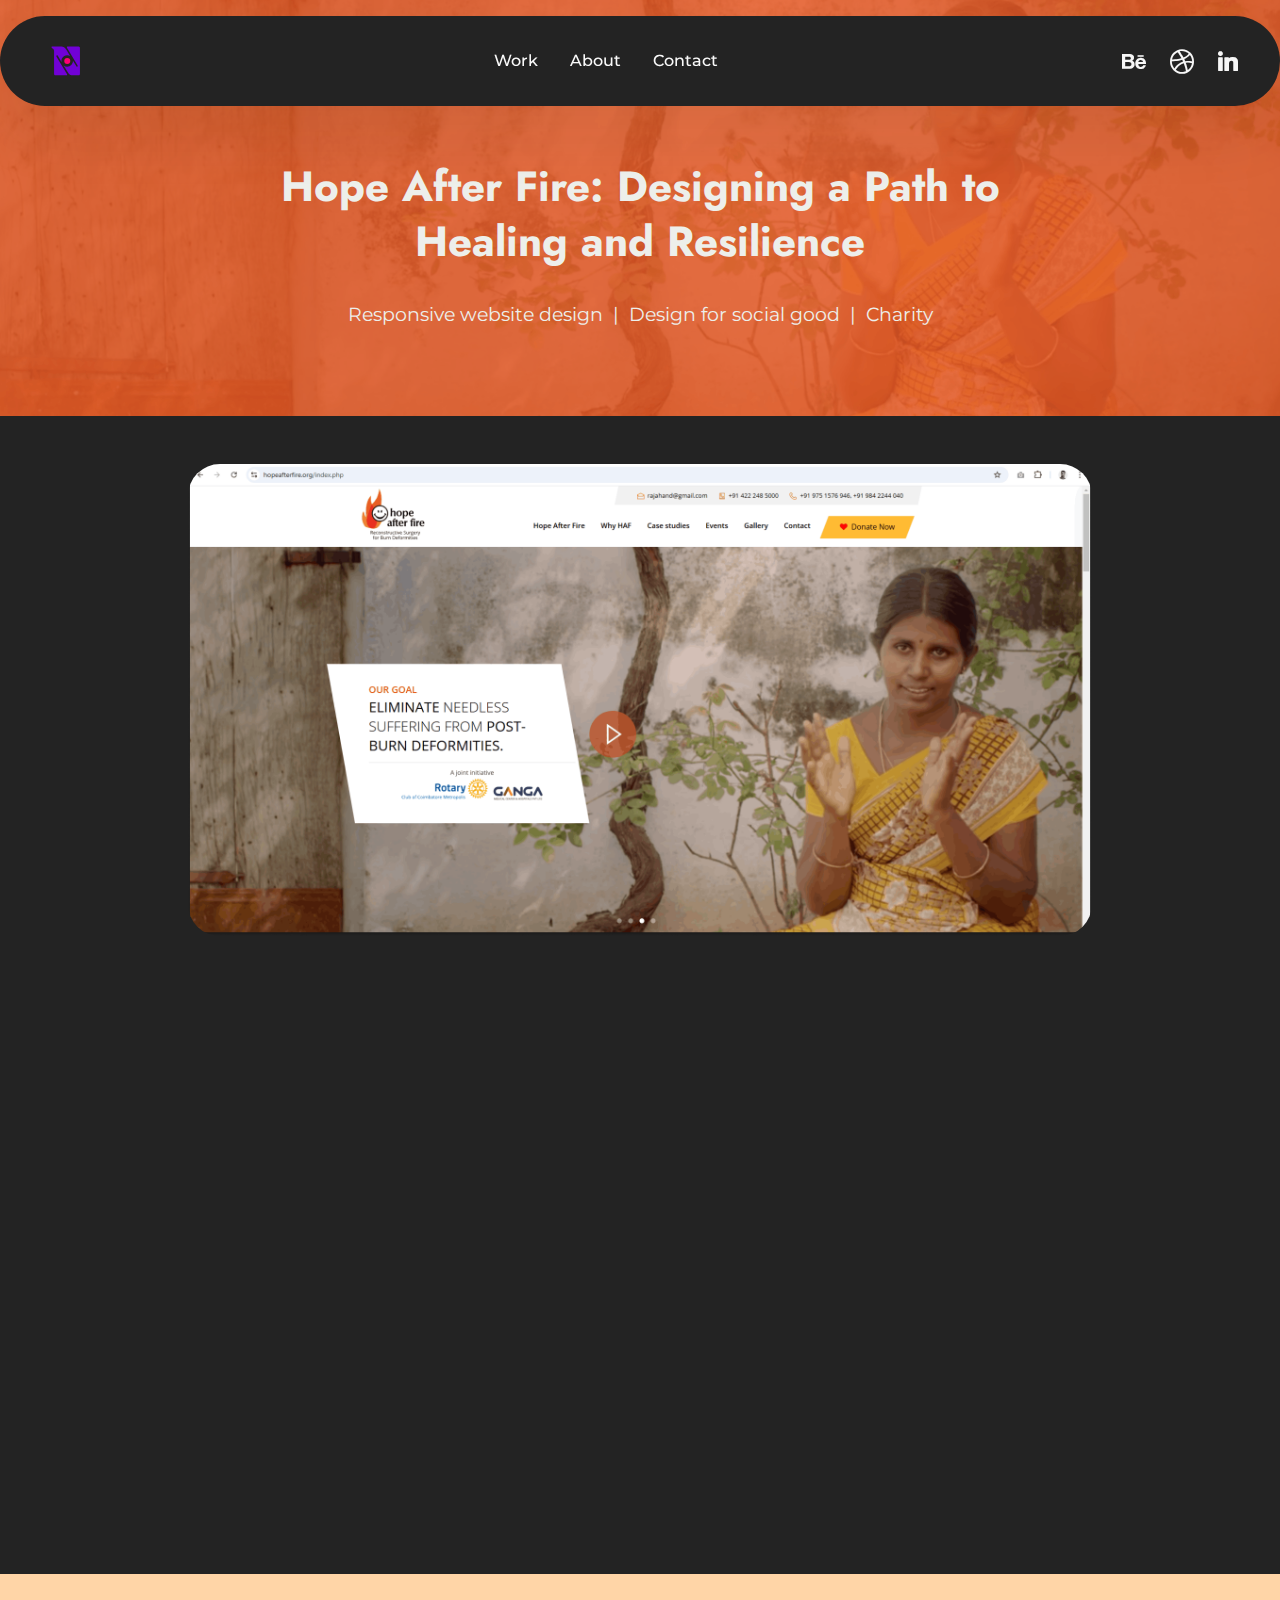
<file: page4.html>
<!DOCTYPE html>
<html  >
<head>
  <!-- Site made with Mobirise Website Builder v5.9.18, https://mobirise.com -->
  <meta charset="UTF-8">
  <meta http-equiv="X-UA-Compatible" content="IE=edge">
  <meta name="generator" content="Mobirise v5.9.18, mobirise.com">
  <meta name="viewport" content="width=device-width, initial-scale=1, minimum-scale=1">
  <link rel="shortcut icon" href="assets/images/nupix-logo-brand-small-100.svg" type="image/x-icon">
  <meta name="description" content="">
  
  
  <title>CS-HAF</title>
  <link rel="stylesheet" href="assets/web/assets/mobirise-icons2/mobirise2.css">
  <link rel="stylesheet" href="assets/bootstrap/css/bootstrap.min.css">
  <link rel="stylesheet" href="assets/bootstrap/css/bootstrap-grid.min.css">
  <link rel="stylesheet" href="assets/bootstrap/css/bootstrap-reboot.min.css">
  <link rel="stylesheet" href="assets/animatecss/animate.css">
  <link rel="stylesheet" href="assets/dropdown/css/style.css">
  <link rel="stylesheet" href="assets/socicon/css/styles.css">
  <link rel="stylesheet" href="assets/theme/css/style.css">
  <link rel="preload" href="https://fonts.googleapis.com/css?family=Jost:100,200,300,400,500,600,700,800,900,100i,200i,300i,400i,500i,600i,700i,800i,900i&display=swap" as="style" onload="this.onload=null;this.rel='stylesheet'">
  <noscript><link rel="stylesheet" href="https://fonts.googleapis.com/css?family=Jost:100,200,300,400,500,600,700,800,900,100i,200i,300i,400i,500i,600i,700i,800i,900i&display=swap"></noscript>
  <link rel="preload" href="https://fonts.googleapis.com/css?family=Montserrat:100,200,300,400,500,600,700,800,900,100i,200i,300i,400i,500i,600i,700i,800i,900i&display=swap" as="style" onload="this.onload=null;this.rel='stylesheet'">
  <noscript><link rel="stylesheet" href="https://fonts.googleapis.com/css?family=Montserrat:100,200,300,400,500,600,700,800,900,100i,200i,300i,400i,500i,600i,700i,800i,900i&display=swap"></noscript>
  <link rel="preload" as="style" href="assets/mobirise/css/mbr-additional.css?v=znuVs5"><link rel="stylesheet" href="assets/mobirise/css/mbr-additional.css?v=znuVs5" type="text/css">

  
  
  
</head>
<body>
  
  <section data-bs-version="5.1" class="menu menu1 cid-uvzTZygjNY" once="menu" id="menu01-29">
	

	<nav class="navbar navbar-dropdown navbar-fixed-top navbar-expand-lg">
		<div class="container">
			<div class="navbar-brand">
				<span class="navbar-logo">
					<a href="index.html#header09-8" target="_blank">
						<img src="assets/images/nupix-logo-brand-small-100.svg" alt="Mobirise Website Builder" style="height: 3rem;">
					</a>
				</span>
				
			</div>
			<button class="navbar-toggler" type="button" data-toggle="collapse" data-bs-toggle="collapse" data-target="#navbarSupportedContent" data-bs-target="#navbarSupportedContent" aria-controls="navbarNavAltMarkup" aria-expanded="false" aria-label="Toggle navigation">
				<div class="hamburger">
					<span></span>
					<span></span>
					<span></span>
					<span></span>
				</div>
			</button>
			<div class="collapse navbar-collapse" id="navbarSupportedContent">
				<ul class="navbar-nav nav-dropdown nav-right" data-app-modern-menu="true"><li class="nav-item">
						<a class="nav-link link text-white display-4" href="index.html#article11-e" target="_blank">Work</a>
					</li>
					<li class="nav-item">
						<a class="nav-link link text-white display-4" href="page1.html" aria-expanded="false" target="_blank">About</a>
					</li>
					<li class="nav-item">
						<a class="nav-link link text-white text-primary display-4" href="index.html#features016-s" target="_blank">Contact</a>
					</li></ul>
				<div class="icons-menu">
					<a class="iconfont-wrapper" href="https://www.behance.net/NAGAMANI" target="_blank">
						<span class="p-2 mbr-iconfont socicon-behance socicon" style="font-size: 24px;"></span>
					</a>
					<a class="iconfont-wrapper" href="https://dribbble.com/Nagamani" target="_blank">
						<span class="p-2 mbr-iconfont socicon-dribbble socicon" style="font-size: 24px;"></span>
					</a>
					<a class="iconfont-wrapper" href="https://www.linkedin.com/in/nagamani1/" target="_blank">
						<span class="p-2 mbr-iconfont socicon-linkedin socicon" style="font-size: 20px;"></span>
					</a>
					
				</div>
				
			</div>
		</div>
	</nav>
</section>

<section data-bs-version="5.1" class="article11 cid-uvzTZzjgiH" id="article11-2a">
    

    
    <div class="mbr-overlay" style="opacity: 0.8; background-color: rgb(238, 93, 40);">
    </div>
    <div class="container">
        <div class="row justify-content-center">
            <div class="title col-md-12 col-lg-8">
                <h3 class="mbr-section-title mbr-fonts-style align-center mt-0 mb-0 display-2"><div><strong>Hope After Fire: Designing a Path to Healing and Resilience</strong></div></h3>
                <h4 class="mbr-section-subtitle align-center mbr-fonts-style mt-4 display-7">Responsive website design&nbsp; |&nbsp; Design for social good&nbsp; |&nbsp; Charity</h4>
                
            </div>
        </div>
    </div>
</section>

<section data-bs-version="5.1" class="image01 cid-uvzV6Ez3Ct" id="image01-2l">
  

  
  

  <div class="container">
    <div class="row justify-content-center">
      <div class="col-12 col-lg-9">
        <div class="image-wrapper mb-4">
          <img class="w-100" src="assets/images/haf1-1916x1002.png" alt="Mobirise Website Builder">
        </div>
        
        
      </div>
    </div>
  </div>
</section>

<section data-bs-version="5.1" class="article12 cid-uvzWd433iT" id="article12-2m">    
    
    <div class="container">
        <div class="row justify-content-center">
            <div class="col-md-12 col-lg-8">
                <h3 class="mbr-section-title mbr-fonts-style mb-4 mt-0 display-5">
                <strong>Introduction</strong></h3>
                
                <p class="mbr-text mbr-fonts-style display-7"><em>Burn injuries are a pressing challenge in developing countries, with 95% of cases occurring in such regions—India being a significant contributor.<br></em> <br><strong><a href="https://www.hopeafterfire.org/" class="text-warning" target="_blank">Hope After Fire</a></strong> is a life-changing initiative by <a href="https://www.gangahospital.com/" class="text-warning" target="_blank">Ganga Hospital</a>, Coimbatore, and the Rotary Club of Coimbatore Metropolis, dedicated to providing reconstructive surgeries that correct deformities in burn survivors.<br><br>I am incredibly grateful to <a href="https://www.betterlives.world/" class="text-warning" target="_blank">BetterLives</a> and <a href="https://www.gangahospital.com/" class="text-warning" target="_blank">Ganga Hospital</a> for entrusting me with the opportunity to design the website for this noble project.<br> <br>It is one of my most personally satisfying experiences, as the work directly contributes to restoring hope and improving the quality of life for those in need.<br><br>This case study details my journey of crafting a digital platform that aligns with the mission of Hope After Fire, ensuring it effectively communicates its purpose and connects with its audience.<br></p>
            </div>
        </div>
    </div>
</section>

<section data-bs-version="5.1" class="article14 cid-uvzXnYnuqf" id="article14-2n">
    
    <div class="container">
        <div class="row justify-content-center">
            <div class="col-md-12 col-lg-8">
                <h3 class="mbr-section-title mbr-fonts-style display-2"><em>"Healing is a matter of time, but it is sometimes also a matter of opportunity."</em></h3>
                <p class="mbr-section-subtitle mbr-fonts-style mt-4 display-7">
                    – Hippocrates
                </p>
            </div>
        </div>
    </div>
</section>

<section data-bs-version="5.1" class="article17 cid-uvzTZAMGSv" id="article17-2c">
  

  <div class="container">
    <div class="row justify-content-center">
      <div class="counter-container col-md-12 col-lg-8">
        <div class="row mb-5 justify-content-center">
          <div class="col-12 content-head">
            <h3 class="mbr-section-title mbr-fonts-style align-center mb-0 display-5">
              <strong>Basic Information</strong></h3>
            
          </div>
        </div>
        <div class="mbr-text mbr-fonts-style display-7">
          <ol>
            <li><strong>Client -&nbsp;</strong>&nbsp;Hope After Fire</li>
            <li><strong>Duration -</strong> 3 weeks</li>
            <li><strong>Year -&nbsp;</strong> 2020</li>
            <li><strong>Role -  </strong>UI/UX Designer</li><li><strong>Platforms - </strong>Responsive website</li>
          </ol>
          <ol>
          </ol>
        </div>
      </div>
    </div>
  </div>
</section>

<section data-bs-version="5.1" class="article12 cid-uvzTZCN2n7" id="article12-2e">    
    
    <div class="container">
        <div class="row justify-content-center">
            <div class="col-md-12 col-lg-8">
                <h3 class="mbr-section-title mbr-fonts-style mb-4 mt-0 display-5"><strong>Understanding the Challenge</strong></h3>
                
                <p class="mbr-text mbr-fonts-style display-7">In this section, we delved into the need for this project, gathered the requirements, and curated the content for the website.<br><br> To learn more about the <strong>Birth of the Idea</strong>, <a href="https://www.hopeafterfire.org/why_haf.php" class="text-warning" target="_blank">click here</a>.<br><br>One of the main challenges was working with the images and videos of burn victims—content that is both deeply distressing and emotionally overwhelming.<br> <br>This aspect of the project led to its rejection by two previous designers.<br> <br>However, driven by my natural resilience and commitment to making a difference, I accepted this challenge and began crafting a design that honors the courage of burn survivors while presenting the content with sensitivity and dignity.<br><br>As part of our commitment to this noble cause, our company proudly provided the design, development, and maintenance of this website entirely free of cost.<br></p>
            </div>
        </div>
    </div>
</section>

<section data-bs-version="5.1" class="image01 cid-uvA3qU5uwK" id="image01-2p">
  

  
  

  <div class="container">
    <div class="row justify-content-center">
      <div class="col-12 col-lg-9">
        <div class="image-wrapper mb-4">
          <img class="w-100" src="assets/images/haf3-1916x1002.png" alt="Mobirise Website Builder">
        </div>
        
        
      </div>
    </div>
  </div>
</section>

<section data-bs-version="5.1" class="article12 cid-uvzTZDcrjz" id="article12-2f">    
    
    <div class="container">
        <div class="row justify-content-center">
            <div class="col-md-12 col-lg-8">
                <h3 class="mbr-section-title mbr-fonts-style mb-4 mt-0 display-5">
                <strong>Design Approach</strong></h3>
                
                <p class="mbr-text mbr-fonts-style display-7"><strong>Collaboration with Stakeholders</strong><br><br>We began by collaborating closely with <a href="https://www.gangahospital.com/" class="text-warning" target="_blank">Ganga Hospital</a> to deeply understand the project's objectives and its importance. <br><br>This step helped us align our efforts with the project's mission of supporting burn survivors.<br><br><br><strong>Research and Analysis</strong><br><br>To ensure the design resonated with the goals of a charity initiative, I conducted extensive research on NGO and charity websites. <br><br>This included analyzing their workflows, understanding user journeys, and performing competitor research to gather insights for creating a compelling and functional website.<strong><br></strong><br><strong><br></strong><strong>Content Collection and Planning</strong><br><br>I collected all necessary content, images, and videos, and categorized them systematically. <br><br>This phase involved defining clear content strategies to ensure the information was presented in an empathetic and impactful manner.<br><br><strong><br></strong><strong>Information Architecture and Sitemap</strong><br><br>Using the content plan, I developed a clear information architecture and sitemap. <br><br>This ensured the website structure was intuitive, enabling users to easily navigate and find relevant information.<br><br><strong><br></strong><strong>Wireframing</strong><br><br>Low-fidelity wireframes were created based on the sitemap and content organization. These wireframes focused on achieving the project's goals, which were validated through reviews with my team lead.<br><br><br><strong>High-Fidelity Designs</strong><br><br>I crafted high-fidelity designs in Adobe XD, drawing inspiration from the project logo for the theme, colors, and typography. <br><br>The designs incorporated placeholders for sensitive images and videos to maintain focus during development. <br><br>Multiple revisions were made based on feedback from heads and stakeholders to refine the visual and functional aspects.<br><br><strong><br></strong><strong>Development Handoff</strong><br><br>The finalized Adobe XD designs were handed off to developers with placeholder images and videos to minimize emotional discomfort during implementation.<br><br><br><strong>Responsive Testing and Final Touches</strong><br><br>After development, I conducted responsive testing across various devices to ensure consistency and usability. <br><br>Sensitive images and videos were added to their respective placeholders, completing the website content.<br><strong><br></strong><br><strong>Disclaimer Integration</strong><br><br>To address the sensitivity of the subject matter, I implemented a disclaimer popup at the website's entrance, ensuring users were informed about the nature of the content.<br><br>This structured approach enabled us to deliver a meaningful, user-centric design for the "Hope After Fire" initiative, balancing empathy, functionality, and sensitivity.<br></p>
            </div>
        </div>
    </div>
</section>

<section data-bs-version="5.1" class="image01 cid-uvA3pQW6rU" id="image01-2o">
  

  
  

  <div class="container">
    <div class="row justify-content-center">
      <div class="col-12 col-lg-9">
        <div class="image-wrapper mb-4">
          <img class="w-100" src="assets/images/haf5-1916x1002.png" alt="Mobirise Website Builder">
        </div>
        
        
      </div>
    </div>
  </div>
</section>

<section data-bs-version="5.1" class="image01 cid-uvA4n2grEy" id="image01-2r">
  

  
  

  <div class="container">
    <div class="row justify-content-center">
      <div class="col-12 col-lg-9">
        <div class="image-wrapper mb-4">
          <img class="w-100" src="assets/images/haf2-1916x1002.png" alt="Mobirise Website Builder">
        </div>
        
        
      </div>
    </div>
  </div>
</section>

<section data-bs-version="5.1" class="image01 cid-uvA3NdD84a" id="image01-2q">
  

  
  

  <div class="container">
    <div class="row justify-content-center">
      <div class="col-12 col-lg-9">
        <div class="image-wrapper mb-4">
          <img class="w-100" src="assets/images/haf4-1916x1002.png" alt="Mobirise Website Builder">
        </div>
        
        
      </div>
    </div>
  </div>
</section>

<section data-bs-version="5.1" class="article12 cid-uvA5B1cIcw" id="article12-2s">    
    
    <div class="container">
        <div class="row justify-content-center">
            <div class="col-md-12 col-lg-8">
                <h3 class="mbr-section-title mbr-fonts-style mb-4 mt-0 display-5"><strong>Impact and Outcomes</strong></h3>
                
                <p class="mbr-text mbr-fonts-style display-7">The launch of the "<a href="https://www.hopeafterfire.org/" class="text-warning" target="_blank">Hope After Fire</a>" website brought immense recognition and appreciation from society. <br><br>Among the many heartfelt responses, I was personally applauded by Dr. Raja Sabapathy, Chairman of <a href="https://www.gangahospital.com/" class="text-warning" target="_blank">Ganga Hospital</a>, and members of the Rotary Club of Coimbatore Metropolis through an email. <br><br>This acknowledgment not only validated the effort but also deepened my emotional connection to the cause.<br></p>
            </div>
        </div>
    </div>
</section>

<section data-bs-version="5.1" class="image01 cid-uvA6ImrIdV" id="image01-2t">
  

  
  

  <div class="container">
    <div class="row justify-content-center">
      <div class="col-12 col-lg-9">
        <div class="image-wrapper mb-4">
          <img class="w-100" src="assets/images/haf7-1408x808.png" alt="Mobirise Website Builder">
        </div>
        
        <p class="mbr-description mbr-fonts-style mb-0 align-center display-4"><strong>
          Source</strong> : <a href="https://www.hopeafterfire.org/" class="text-warning" target="_blank">Hope After Fire</a></p>
      </div>
    </div>
  </div>
</section>

<section data-bs-version="5.1" class="article12 cid-uvzTZFBnEx" id="article12-2i">    
    
    <div class="container">
        <div class="row justify-content-center">
            <div class="col-md-12 col-lg-8">
                <h3 class="mbr-section-title mbr-fonts-style mb-4 mt-0 display-5">
                <strong>Learnings</strong></h3>
                
                <p class="mbr-text mbr-fonts-style display-7">This project tested and strengthened my <strong>natural resilience</strong>, allowing me to work with emotionally challenging content while staying focused on the mission.<br><br>I developed a deeper sense of <strong>empathy</strong> by understanding the lives of fire burn survivors, their struggles, and their incredible courage. <br><br>This experience reshaped my perspective, making me more sensitive to the needs of others in my designs.<br><br>The journey brought immense <strong>satisfaction</strong>, knowing that my work could contribute to a cause that transforms lives. <br><br>It also made me reflect on my own blessings, leaving me with a profound sense of <strong>gratitude for my life</strong> and a renewed habit of <strong>thanking God</strong> for the opportunities I have.<br><br>This project not only sharpened my professional skills but also enriched me emotionally, teaching me the true impact design can have in bringing hope and healing to others.<br></p>
            </div>
        </div>
    </div>
</section>

<section data-bs-version="5.1" class="features03 cid-uAeXJyAksM" id="features03-70">
	
	
	<div class="container">
		<div class="row justify-content-center mb-5">
			<div class="col-12 content-head">
				<div class="mbr-section-head">
					<h4 class="mbr-section-title mbr-fonts-style align-center mb-0 display-2">
						<strong>Explore more</strong></h4>
					
				</div>
			</div>
		</div>
		<div class="row">
			
			<div class="item features-image col-12 col-md-6 col-lg-6">
				<div class="item-wrapper">
					<div class="item-img mb-3">
						<a href="page5.html" target="_blank"><img src="assets/images/parinaam-816x816.png" alt="Mobirise Website Builder" title="" data-slide-to="1" data-bs-slide-to="1"></a>
					</div>
					<div class="item-content align-left">
						<h5 class="item-title mbr-fonts-style mb-2 mt-0 display-5"><a href="page5.html" class="text-white" target="_blank">Designing Digital Solutions for Parinaam's UUPP</a></h5>
						<p class="mbr-text mbr-fonts-style mb-3 display-7">Streamlining data management for admins and field workers with intuitive tools, empowering urban low-income communities.<br>
						</p>
						<div class="mbr-section-btn item-footer"><a href="page5.html" class="btn item-btn btn-primary display-4" target="_blank">Read case study</a></div>
					</div>
				</div>
			</div>
			<div class="item features-image col-12 col-md-6 col-lg-6">
				<div class="item-wrapper">
					<div class="item-img mb-3">
						<a href="page6.html" target="_blank"><img src="assets/images/truekarma-816x816.png" alt="Mobirise Website Builder" title="" data-slide-to="2" data-bs-slide-to="2"></a>
					</div>
					<div class="item-content align-left">
						<h5 class="item-title mbr-fonts-style mb-2 mt-0 display-5"><a href="page6.html" class="text-white" target="_blank">Designing a Platform to Inspire Giving and Volunteering</a></h5>
						<p class="mbr-text mbr-fonts-style mb-3 display-7">
						Crafting an intuitive platform to simplify donations, fundraisers, and event management, fostering impactful social change.<br>
						</p>
						<div class="mbr-section-btn item-footer"><a href="page6.html" class="btn item-btn btn-primary display-4" target="_blank">Read case study</a></div>
					</div>
				</div>
			</div>
		</div>
	</div>
</section>

<section data-bs-version="5.1" class="start article6 cid-uvA92llVP0" id="article06-2w">
	

	
	
	<div class="container">
		<div class="row justify-content-center">
			<div class="card col-md-12 col-lg-9">
				<div class="card-wrapper">
					<div class="card-box align-left">
						<h4 class="card-title mbr-fonts-style display-2"><strong>Support the Cause</strong></h4>
						<p class="mbr-text mbr-fonts-style mt-4 display-7">Your contribution can make a difference in the lives of burn survivors. <br><br>Visit the Hope After Fire website to learn more about the initiative, its impact, and how you can help.<br><br><strong>Every donation counts.</strong><br></p>
						<div class="mbr-section-btn mt-4"><a class="btn btn-lg btn-info display-7" href="https://www.hopeafterfire.org/" target="_blank">Visit Hope After Fire website</a></div>
					</div>
				</div>
			</div>
		</div>
	</div>
</section>

<section data-bs-version="5.1" class="features16 cid-uA15xXi43E" id="features016-5j">  
  
  
  
  <div class="container">
    <div class="row justify-content-center mb-5">
      <div class="col-12 content-head">
        
        <h5 class="mbr-section-subtitle mbr-fonts-style align-center mb-0 mt-4 display-5"><strong>Let’s connect &amp; collaborate! ✌️.</strong></h5>
      </div>
    </div>
    <div class="row justify-content-center">
      <div class="item features-without-image col-12 col-lg-3">
        <div class="item-wrapper">
          <div class="card-box">
            <div class="img-box">
              <div class="image-wrapper mb-3">
                <a href="https://www.behance.net/NAGAMANI" target="_blank"><img src="assets/images/icn-behance.svg" alt="Mobirise Website Builder"></a>
              </div>
            </div>
            <h4 class="card-title mbr-fonts-style mb-0 display-7">
              <strong>Behance</strong></h4>
            
            <div class="link-wrap">
              
            </div>
          </div>
        </div>
      </div>
      <div class="item features-without-image col-12 col-lg-3">
        <div class="item-wrapper">
          <div class="card-box">
            <div class="img-box">
              <div class="image-wrapper mb-3">
                <a href="https://dribbble.com/Nagamani" target="_blank"><img src="assets/images/icn-dribbble.svg" alt="Mobirise Website Builder"></a>
              </div>
            </div>
            <h4 class="card-title mbr-fonts-style mb-0 display-7">
              <strong>Dribbble</strong></h4>
            
            <div class="link-wrap">
              
            </div>
          </div>
        </div>
      </div>
      <div class="item features-without-image col-12 col-lg-3">
        <div class="item-wrapper">
          <div class="card-box">
            <div class="img-box">
              <div class="image-wrapper mb-3">
                <a href="https://www.linkedin.com/in/nagamani1/" target="_blank"><img src="assets/images/icn-linkedin.svg" alt="Mobirise Website Builder"></a>
              </div>
            </div>
            <h4 class="card-title mbr-fonts-style mb-0 display-7">
              <strong>Linked In</strong></h4>
            
            <div class="link-wrap">
              
            </div>
          </div>
        </div>
      </div>
      <div class="item features-without-image col-12 col-lg-3">
        <div class="item-wrapper">
          <div class="card-box">
            <div class="img-box">
              <div class="image-wrapper mb-3">
                <a href="mailto:maniinwin@gmail.com" target="_blank"><img src="assets/images/icn-website.svg" alt="Mobirise Website Builder"></a>
              </div>
            </div>
            <h4 class="card-title mbr-fonts-style mb-0 display-7">
              <strong>Email</strong></h4>
            
            <div class="link-wrap">
              
            </div>
          </div>
        </div>
      </div>
    </div>
  </div>
</section>

<section data-bs-version="5.1" class="article11 cid-uA15A4qufk" id="article11-5k">
    

    
    
    <div class="container">
        <div class="row justify-content-center">
            <div class="title col-md-12 col-lg-8">
                <h3 class="mbr-section-title mbr-fonts-style align-center mt-0 mb-0 display-7">
                <strong>Disclaimer</strong></h3>
                <h4 class="mbr-section-subtitle align-center mbr-fonts-style mt-4 display-4">The projects and case studies showcased on this portfolio website are for illustrative purposes only. Some work is protected under Non-Disclosure Agreements (NDAs), and any proprietary information has been excluded or anonymized. All designs, concepts, and content reflect my role, skills, and experience as a UI/UX designer and are not intended for commercial use or redistribution. <br><br>Representation images used in this portfolio website may include visuals sourced from platforms like <a href="https://www.freepik.com/" class="text-warning" target="_blank">Freepik</a> and <a href="https://www.pexels.com/" class="text-warning" target="_blank">Pexels</a>, adhering to their respective licensing terms.<br><br>© 2025 by Nagamani Palani</h4>
                
            </div>
        </div>
    </div>
</section><script src="assets/bootstrap/js/bootstrap.bundle.min.js"></script>  <script src="assets/smoothscroll/smooth-scroll.js"></script>  <script src="assets/ytplayer/index.js"></script>  <script src="assets/dropdown/js/navbar-dropdown.js"></script>  <script src="assets/theme/js/script.js"></script>  
  
  
 <div id="scrollToTop" class="scrollToTop mbr-arrow-up"><a style="text-align: center;"><i class="mbr-arrow-up-icon mbr-arrow-up-icon-cm cm-icon cm-icon-smallarrow-up"></i></a></div>
    <input name="animation" type="hidden">
  </body>
</html>
</file>
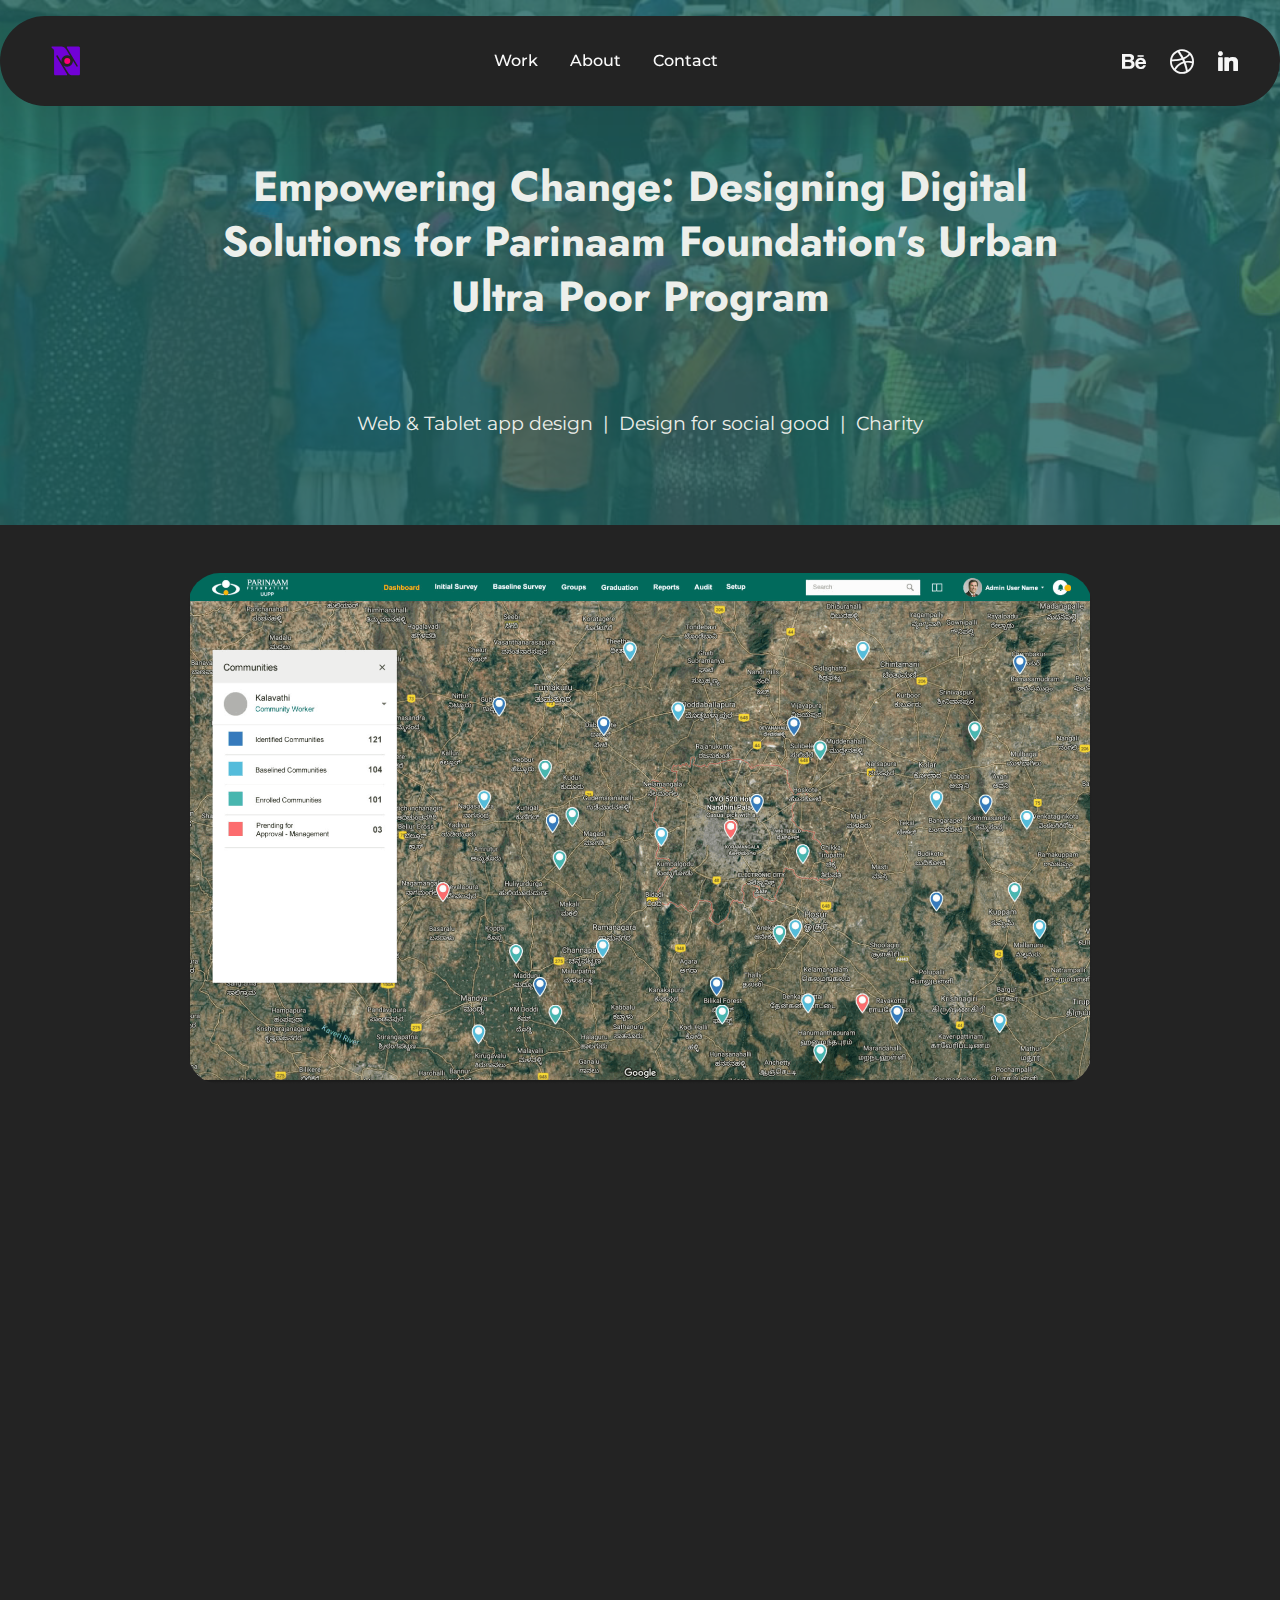
<file: page5.html>
<!DOCTYPE html>
<html  >
<head>
  <!-- Site made with Mobirise Website Builder v5.9.18, https://mobirise.com -->
  <meta charset="UTF-8">
  <meta http-equiv="X-UA-Compatible" content="IE=edge">
  <meta name="generator" content="Mobirise v5.9.18, mobirise.com">
  <meta name="viewport" content="width=device-width, initial-scale=1, minimum-scale=1">
  <link rel="shortcut icon" href="assets/images/nupix-logo-brand-small-100.svg" type="image/x-icon">
  <meta name="description" content="">
  
  
  <title>CS-Parinaam</title>
  <link rel="stylesheet" href="assets/web/assets/mobirise-icons2/mobirise2.css">
  <link rel="stylesheet" href="assets/bootstrap/css/bootstrap.min.css">
  <link rel="stylesheet" href="assets/bootstrap/css/bootstrap-grid.min.css">
  <link rel="stylesheet" href="assets/bootstrap/css/bootstrap-reboot.min.css">
  <link rel="stylesheet" href="assets/animatecss/animate.css">
  <link rel="stylesheet" href="assets/dropdown/css/style.css">
  <link rel="stylesheet" href="assets/socicon/css/styles.css">
  <link rel="stylesheet" href="assets/theme/css/style.css">
  <link rel="preload" href="https://fonts.googleapis.com/css?family=Jost:100,200,300,400,500,600,700,800,900,100i,200i,300i,400i,500i,600i,700i,800i,900i&display=swap" as="style" onload="this.onload=null;this.rel='stylesheet'">
  <noscript><link rel="stylesheet" href="https://fonts.googleapis.com/css?family=Jost:100,200,300,400,500,600,700,800,900,100i,200i,300i,400i,500i,600i,700i,800i,900i&display=swap"></noscript>
  <link rel="preload" href="https://fonts.googleapis.com/css?family=Montserrat:100,200,300,400,500,600,700,800,900,100i,200i,300i,400i,500i,600i,700i,800i,900i&display=swap" as="style" onload="this.onload=null;this.rel='stylesheet'">
  <noscript><link rel="stylesheet" href="https://fonts.googleapis.com/css?family=Montserrat:100,200,300,400,500,600,700,800,900,100i,200i,300i,400i,500i,600i,700i,800i,900i&display=swap"></noscript>
  <link rel="preload" as="style" href="assets/mobirise/css/mbr-additional.css?v=UTPWdh"><link rel="stylesheet" href="assets/mobirise/css/mbr-additional.css?v=UTPWdh" type="text/css">

  
  
  
</head>
<body>
  
  <section data-bs-version="5.1" class="menu menu1 cid-uvBWTNSLoE" once="menu" id="menu01-2x">
	

	<nav class="navbar navbar-dropdown navbar-fixed-top navbar-expand-lg">
		<div class="container">
			<div class="navbar-brand">
				<span class="navbar-logo">
					<a href="index.html#header09-8" target="_blank">
						<img src="assets/images/nupix-logo-brand-small-100.svg" alt="Mobirise Website Builder" style="height: 3rem;">
					</a>
				</span>
				
			</div>
			<button class="navbar-toggler" type="button" data-toggle="collapse" data-bs-toggle="collapse" data-target="#navbarSupportedContent" data-bs-target="#navbarSupportedContent" aria-controls="navbarNavAltMarkup" aria-expanded="false" aria-label="Toggle navigation">
				<div class="hamburger">
					<span></span>
					<span></span>
					<span></span>
					<span></span>
				</div>
			</button>
			<div class="collapse navbar-collapse" id="navbarSupportedContent">
				<ul class="navbar-nav nav-dropdown nav-right" data-app-modern-menu="true"><li class="nav-item">
						<a class="nav-link link text-white display-4" href="index.html#article11-e" target="_blank">Work</a>
					</li>
					<li class="nav-item">
						<a class="nav-link link text-white display-4" href="page1.html" aria-expanded="false" target="_blank">About</a>
					</li>
					<li class="nav-item">
						<a class="nav-link link text-white text-primary display-4" href="index.html#features016-s" target="_blank">Contact</a>
					</li></ul>
				<div class="icons-menu">
					<a class="iconfont-wrapper" href="https://www.behance.net/NAGAMANI" target="_blank">
						<span class="p-2 mbr-iconfont socicon-behance socicon" style="font-size: 24px;"></span>
					</a>
					<a class="iconfont-wrapper" href="https://dribbble.com/Nagamani" target="_blank">
						<span class="p-2 mbr-iconfont socicon-dribbble socicon" style="font-size: 24px;"></span>
					</a>
					<a class="iconfont-wrapper" href="https://www.linkedin.com/in/nagamani1/" target="_blank">
						<span class="p-2 mbr-iconfont socicon-linkedin socicon" style="font-size: 20px;"></span>
					</a>
					
				</div>
				
			</div>
		</div>
	</nav>
</section>

<section data-bs-version="5.1" class="article11 cid-uvBWTOGRxU" id="article11-2y">
    

    
    <div class="mbr-overlay" style="opacity: 0.8; background-color: rgb(31, 100, 99);">
    </div>
    <div class="container">
        <div class="row justify-content-center">
            <div class="title col-md-12 col-lg-9">
                <h3 class="mbr-section-title mbr-fonts-style align-center mt-0 mb-0 display-2"><div><strong>Empowering Change: Designing Digital Solutions for Parinaam Foundation’s Urban Ultra Poor Program</strong></div><div><strong><br></strong></div></h3>
                <h4 class="mbr-section-subtitle align-center mbr-fonts-style mt-4 display-7">Web &amp; Tablet app design&nbsp; |&nbsp; Design for social good&nbsp; |&nbsp; Charity</h4>
                
            </div>
        </div>
    </div>
</section>

<section data-bs-version="5.1" class="image01 cid-uvBWTPf5YB" id="image01-2z">
  

  
  

  <div class="container">
    <div class="row justify-content-center">
      <div class="col-12 col-lg-9">
        <div class="image-wrapper mb-4">
          <img class="w-100" src="assets/images/parinaam2-1736x980.png" alt="Mobirise Website Builder">
        </div>
        
        
      </div>
    </div>
  </div>
</section>

<section data-bs-version="5.1" class="article12 cid-uvBWTPJyxy" id="article12-30">    
    
    <div class="container">
        <div class="row justify-content-center">
            <div class="col-md-12 col-lg-8">
                <h3 class="mbr-section-title mbr-fonts-style mb-4 mt-0 display-5">
                <strong>Introduction</strong></h3>
                
                <p class="mbr-text mbr-fonts-style display-7">Parinaam Foundation has been a beacon of hope for urban, low-income communities in India since 2006. With a vision to eliminate generational poverty, the foundation focuses on holistic development through education, social inclusion, and financial literacy.<br><br>Our collaboration centered on designing and developing a web application for their <strong>Urban Ultra Poor Program (UUPP)</strong> — a flagship initiative that empowers urban slum families in Bangalore. Over 8,850 families across 135 slums have benefited from this program, gaining access to financial, healthcare, and educational support.<br><br>This project aligns with my passion for creating socially impactful designs. The goal was to build a web application that streamlined their outreach efforts while effectively showcasing their impact and facilitating deeper engagement with stakeholders.<br></p>
            </div>
        </div>
    </div>
</section>

<section data-bs-version="5.1" class="article14 cid-uvBWTQdmni" id="article14-31">
    
    <div class="container">
        <div class="row justify-content-center">
            <div class="col-md-12 col-lg-8">
                <h3 class="mbr-section-title mbr-fonts-style display-2"><em>"The best way to find yourself is to lose yourself in the service of others."</em></h3>
                <p class="mbr-section-subtitle mbr-fonts-style mt-4 display-7">
                    – Mahatma Gandhi
                </p>
            </div>
        </div>
    </div>
</section>

<section data-bs-version="5.1" class="article17 cid-uvBWTQEpqD" id="article17-32">
  

  <div class="container">
    <div class="row justify-content-center">
      <div class="counter-container col-md-12 col-lg-8">
        <div class="row mb-5 justify-content-center">
          <div class="col-12 content-head">
            <h3 class="mbr-section-title mbr-fonts-style align-center mb-0 display-5">
              <strong>Basic Information</strong></h3>
            
          </div>
        </div>
        <div class="mbr-text mbr-fonts-style display-7">
          <ol>
            <li><strong>Client -&nbsp;</strong>&nbsp;Parinaam Foundation</li>
            <li><strong>Duration -</strong> 6 Months</li>
            <li><strong>Year -&nbsp;</strong>&nbsp;2018</li><li><strong style="font-size: 1.2rem;">Role -  </strong><span style="font-size: 1.2rem;">UI/UX Designer</span></li><li><strong>Platforms</strong> - Web application for Super Admin &amp; Supervisors, Tablet application for Field Agents.</li>
          </ol>
          <ol>
          </ol>
        </div>
      </div>
    </div>
  </div>
</section>

<section data-bs-version="5.1" class="article12 cid-uvBWTR703Y" id="article12-33">    
    
    <div class="container">
        <div class="row justify-content-center">
            <div class="col-md-12 col-lg-8">
                <h3 class="mbr-section-title mbr-fonts-style mb-4 mt-0 display-5"><strong>UUPP Services</strong></h3>
                
                <p class="mbr-text mbr-fonts-style display-7"><strong>Financial Literacy</strong><strong><br></strong><br>- Educating families on savings, bank usage, and financial planning.<br>- Facilitating bank account creation and access to financial products.<br><br><br><strong>Healthcare Support</strong><br><br>- Awareness on hygiene, nutrition, maternal health, and family planning.<br>- Organizing health camps, vaccinations, and deworming programs.<br><br><br><strong>Livelihood Development</strong><br><br>- Providing vocational training and job placement support.<br>- Supporting skill development and new business opportunities.<br><br><br><strong>Childcare and Education</strong><br><br>- Enrolling dropouts in schools and providing remedial tuition.<br>- Promoting education through summer camps and academic adoption programs.<br><br><br><strong>Social Support</strong><br><br>- Weekly family meetings for guidance and support.<br>- Assisting with KYC and social benefit program enrollments.<br></p>
            </div>
        </div>
    </div>
</section>

<section data-bs-version="5.1" class="article12 cid-uvBWTS6byt" id="article12-35">    
    
    <div class="container">
        <div class="row justify-content-center">
            <div class="col-md-12 col-lg-8">
                <h3 class="mbr-section-title mbr-fonts-style mb-4 mt-0 display-5"><strong>Understanding the Problem</strong></h3>
                
                <p class="mbr-text mbr-fonts-style display-7">In my initial research for the Urban Ultra Poor Program (UUPP), I identified several critical pain points for the primary user personas—Super Admins, Supervisors, and Field Workers—that were significantly hindering the program’s efficiency and effectiveness.<br><br><br><strong>Challenges for Super Admins and Supervisors</strong><strong><br></strong><br><em>Manual Data Management:</em> Reliance on Excel sheets to track and manage beneficiary data became cumbersome as the program scaled, leading to inefficiencies.<br><br><em>Lack of Analytical Tools:</em> The absence of dashboards or analytical tools made it difficult to monitor program progress, meet reporting requirements, or make data-driven decisions.<br><br><em>Auditing Bottlenecks:</em> Limited access to structured reports hampered auditing and compliance processes.<br><br><br><strong>Challenges for Field Workers</strong><strong><br></strong><br><em>Outdated Paper-Based Processes:</em> Data collection relied on physical forms, increasing the risk of human error and complicating record maintenance.<br><br><em>Lack of Real-Time Access:</em> Managing and transporting physical forms delayed data consolidation and prevented real-time insights.<br><br><em>User Constraints:</em> Many Field Workers had limited technical expertise, requiring a highly intuitive and straightforward interface.<br><strong><br></strong><br><strong>The Need for a Unified Solution</strong><br><br>These insights underscored the necessity of a <strong>unified web and tablet application. </strong><br><br>The goal was to:<br><br>1. Streamline data collection and validation processes.<br><br>2. Improve accuracy and minimize errors.<br><br>3. Enable real-time tracking and reporting through intuitive dashboards.<br><br>4. Simplify workflows for all user personas, ensuring accessibility and ease of use.<br><br>By addressing these challenges, the application would not only enhance operational - efficiency but also empower the program to better serve the ultra-poor communities it supports.<br></p>
            </div>
        </div>
    </div>
</section>

<!--<section data-bs-version="5.1" class="image01 cid-uvBWTSGOQH" id="image01-36">
  

  
  

  <div class="container">
    <div class="row justify-content-center">
      <div class="col-12 col-lg-9">
        <div class="image-wrapper mb-4">
          <img class="w-100" src="assets/images/haf5-1916x1002.png" alt="Mobirise Website Builder">
        </div>
        
        
      </div>
    </div>
  </div>
</section>-->

<section data-bs-version="5.1" class="article12 cid-uvBWTU9JD5" id="article12-39">    
    
    <div class="container">
        <div class="row justify-content-center">
            <div class="col-md-12 col-lg-8">
                <h3 class="mbr-section-title mbr-fonts-style mb-4 mt-0 display-5"><strong>Solution</strong></h3>
                
                <p class="mbr-text mbr-fonts-style display-7"><strong>Content Management</strong><br><br>Managing data was a significant challenge, as the stakeholders provided extensive and disorganized Excel sheets and paper forms. <br><br>I meticulously analyzed and categorized this data, transforming it into structured fields for UI forms. This laid the groundwork for an efficient and user-friendly interface.<br><br><strong><br></strong><strong>Addressing Core Challenges</strong><br>To tackle the unique needs of each user role, I followed a structured approach:<br><br><br><strong>Field Workers</strong><br><br>1. Field Workers relied on paper forms for data collection, which needed to transition into a tablet application.<br><br>2. created low-fidelity wireframes for the tablet app, ensuring an intuitive Information Architecture (IA) with a simplified main menu for easy navigation.<br><br>3. Recognizing their limited technical knowledge, I designed simple, accessible UI components to enhance usability.<br><br><br><strong>Supervisors</strong><br><br>1. Supervisors managed 10–20 Field Workers and validated survey details before approval.<br><br>2. I developed interfaces with a structured IA that streamlined data management and hierarchical workflows.<br><br>3. Low-fi wireframes were validated through interviews with the Product Manager to align with operational goals.<br><strong><br></strong><br><strong>Super Admin</strong><br><br>1. Super Admins required oversight of the entire system and access to real-time analytics and data insights.<br><br>2. I created intuitive widgets for dashboards, including map views, to provide actionable insights.<br><br>3. A dedicated UI design library was built before creating high-fidelity designs, ensuring consistency across components.<br><br><br><strong>Iterative Refinements</strong><br><br>1. Usability testing was conducted after the hi-fi designs to validate the interface and gather feedback.<br><br>2. I collaborated closely with developers to ensure seamless alignment between design and implementation, addressing challenges iteratively throughout the process.<br></p>
            </div>
        </div>
    </div>
</section>

<section data-bs-version="5.1" class="image01 cid-uvBWTUGse4" id="image01-3a">
  

  
  

  <div class="container">
    <div class="row justify-content-center">
      <div class="col-12 col-lg-9">
        <div class="image-wrapper mb-4">
          <img class="w-100" src="assets/images/parinaam1-1736x980.png" alt="Mobirise Website Builder">
        </div>
        
        
      </div>
    </div>
  </div>
</section>

<section data-bs-version="5.1" class="image01 cid-uvC4f70hJf" id="image01-3f">
  

  
  

  <div class="container">
    <div class="row justify-content-center">
      <div class="col-12 col-lg-9">
        <div class="image-wrapper mb-4">
          <img class="w-100" src="assets/images/parinaam3-1736x980.png" alt="Mobirise Website Builder">
        </div>
        
        
      </div>
    </div>
  </div>
</section>

<section data-bs-version="5.1" class="image01 cid-uvC4fXkFog" id="image01-3g">
  

  
  

  <div class="container">
    <div class="row justify-content-center">
      <div class="col-12 col-lg-9">
        <div class="image-wrapper mb-4">
          <img class="w-100" src="assets/images/parinaam4-1736x980.png" alt="Mobirise Website Builder">
        </div>
        
        
      </div>
    </div>
  </div>
</section>

<section data-bs-version="5.1" class="article11 cid-uwpVkngBwZ" id="article11-3q">
    

    
    
    <div class="container">
        <div class="row justify-content-center">
            <div class="title col-md-12 col-lg-10">
                <h3 class="mbr-section-title mbr-fonts-style align-center mt-0 mb-0 display-5">Tablet screens for Field agents</h3>
                
                
            </div>
        </div>
    </div>
</section>

<section data-bs-version="5.1" class="image01 cid-uvC4gFX1fD" id="image01-3h">
  

  
  

  <div class="container">
    <div class="row justify-content-center">
      <div class="col-12 col-lg-9">
        <div class="image-wrapper mb-4">
          <img class="w-100" src="assets/images/parinaam5-1032x776.png" alt="Mobirise Website Builder">
        </div>
        
        
      </div>
    </div>
  </div>
</section>

<section data-bs-version="5.1" class="image01 cid-uvC4hkSgc8" id="image01-3i">
  

  
  

  <div class="container">
    <div class="row justify-content-center">
      <div class="col-12 col-lg-9">
        <div class="image-wrapper mb-4">
          <img class="w-100" src="assets/images/parinaam7-1032x776.png" alt="Mobirise Website Builder">
        </div>
        
        
      </div>
    </div>
  </div>
</section>

<section data-bs-version="5.1" class="image01 cid-uvC4o8k5Yz" id="image01-3j">
  

  
  

  <div class="container">
    <div class="row justify-content-center">
      <div class="col-12 col-lg-9">
        <div class="image-wrapper mb-4">
          <img class="w-100" src="assets/images/parinaam8-1032x776.png" alt="Mobirise Website Builder">
        </div>
        
        
      </div>
    </div>
  </div>
</section>

<section data-bs-version="5.1" class="numbers01 cid-uvC5RNBsNY" id="numbers01-3m">
	
	
	<div class="container">
		<div class="row justify-content-center">
			<div class="col-12 content-head">
				<div class="mbr-section-head mb-5">
					<h4 class="mbr-section-title mbr-fonts-style align-center mb-0 display-2">
						<strong>Outcomes</strong></h4>
					
					
				</div>
			</div>
		</div>
		<div class="row">
			
			<div class="item features-without-image col-12 col-md-6 col-lg-4 active">
				<div class="item-wrapper">
					<div class="item-content">
						<h5 class="mbr-card-title mbr-fonts-style mt-0 mb-3 mbr-number display-2">
							<strong>40%</strong></h5>
						
						<p class="card-text mbr-fonts-style mt-0 mb-3 display-7">Increase in productivity for Field Workers with the transition from paper forms to a tablet application.
						</p>
						
					</div>

				</div>
			</div>
			<div class="item features-without-image col-12 col-md-6 col-lg-4">
				<div class="item-wrapper">
					<div class="item-content">
						<h5 class="mbr-card-title mbr-fonts-style mt-0 mb-3 mbr-number display-2">
							<strong>70%</strong></h5>
						
						<p class="card-text mbr-fonts-style mt-0 mb-3 display-7">Reduction in errors through field validations and digital data entry.<br></p>
						
					</div>
				</div>
			</div><div class="item features-without-image col-12 col-md-6 col-lg-4">
				<div class="item-wrapper">
					<div class="item-content">
						<h5 class="mbr-card-title mbr-fonts-style mt-0 mb-3 mbr-number display-2">
							<strong>25%</strong></h5>
						
						<p class="card-text mbr-fonts-style mt-0 mb-3 display-7">Increase in family enrollments within six months of deployment.<br></p>
						
					</div>

				</div>
			</div>
		</div>
	</div>
</section>

<section data-bs-version="5.1" class="article12 cid-uvBWTVam1I" id="article12-3b">    
    
    <div class="container">
        <div class="row justify-content-center">
            <div class="col-md-12 col-lg-8">
                <h3 class="mbr-section-title mbr-fonts-style mb-4 mt-0 display-5">
                <strong>Learnings</strong></h3>
                
                <p class="mbr-text mbr-fonts-style display-7"><strong>Understanding the Needs of Diverse User Personas</strong><br><br>Working on this project helped me understand the nuances of designing for a wide spectrum of users, from Super Admins with analytical needs to Field Workers with minimal technical expertise. <br><br>It emphasized the importance of creating scalable and inclusive solutions tailored to each persona's specific requirements.<br><br><br><strong>Tackling Complex Data Structuring</strong><br><br>Analyzing and organizing large volumes of unstructured data from Excel sheets and paper forms into user-friendly formats was a significant challenge. <br><br>This experience underscored the critical role of efficient data organization and categorization in creating intuitive digital interfaces.<br><br><br><strong>Designing for Accessibility</strong><br><br>I recognized the need to simplify navigation and interface design for users with limited education and technical skills. <br><br>This reinforced my commitment to prioritizing accessibility and usability, ensuring the solution was practical and easy to adopt for all users.<br><br><strong><br></strong><strong>Building Resilient UI for Scalability</strong><br><br>Designing a solution that could support the future growth and scalability of the program taught me to adopt a forward-thinking approach. <br><br>It reinforced the importance of crafting resilient and adaptable UIs to accommodate evolving user needs and organizational goals.<br></p>
            </div>
        </div>
    </div>
</section>

<section data-bs-version="5.1" class="start article6 cid-uvBWTVFkKl" id="article06-3c">
	

	
	
	<div class="container">
		<div class="row justify-content-center">
			<div class="card col-md-12 col-lg-9">
				<div class="card-wrapper">
					<div class="card-box align-left">
						<h4 class="card-title mbr-fonts-style display-2"><strong>Support UUPP: Empower Lives</strong></h4>
						<p class="mbr-text mbr-fonts-style mt-4 display-7">Join for breaking the cycle of poverty.<br> <br>Your donation can provide education, healthcare, and livelihood support to urban ultra-poor families, transforming lives for a brighter future.<br></p>
						<div class="mbr-section-btn mt-4"><a class="btn btn-lg btn-info display-7" href="https://www.hopeafterfire.org/" target="_blank">Visit Parinaam website</a></div>
					</div>
				</div>
			</div>
		</div>
	</div>
</section>

<section data-bs-version="5.1" class="features03 cid-uAeY7VnXI0" id="features03-71">
	
	
	<div class="container">
		<div class="row justify-content-center mb-5">
			<div class="col-12 content-head">
				<div class="mbr-section-head">
					<h4 class="mbr-section-title mbr-fonts-style align-center mb-0 display-2">
						<strong>Explore more</strong></h4>
					
				</div>
			</div>
		</div>
		<div class="row">
			<div class="item features-image col-12 col-md-6 col-lg-6 active">
				<div class="item-wrapper">
					<div class="item-img mb-3">
						<a href="page4.html" target="_blank"><img src="assets/images/haf-1-816x816.png" alt="Mobirise Website Builder" title=""></a>
					</div>
					<div class="item-content align-left">
						<h5 class="item-title mbr-fonts-style mt-0 mb-2 display-5"><a href="page4.html" class="text-white" target="_blank">Designing a Path to Healing and Resilience</a></h5>
						<p class="mbr-text mbr-fonts-style mb-3 display-7">A web project designed to support burn survivors by facilitating reconstructive surgeries and raising awareness.
						</p>
						<div class="mbr-section-btn item-footer"><a href="page4.html" class="btn item-btn btn-primary display-4" target="_blank">Read case study</a></div>
					</div>
				</div>
			</div>
			
			<div class="item features-image col-12 col-md-6 col-lg-6">
				<div class="item-wrapper">
					<div class="item-img mb-3">
						<a href="page6.html" target="_blank"><img src="assets/images/truekarma-816x816.png" alt="Mobirise Website Builder" title="" data-slide-to="2" data-bs-slide-to="2"></a>
					</div>
					<div class="item-content align-left">
						<h5 class="item-title mbr-fonts-style mb-2 mt-0 display-5"><a href="page6.html" class="text-white" target="_blank">Designing a Platform to Inspire Giving and Volunteering</a></h5>
						<p class="mbr-text mbr-fonts-style mb-3 display-7">
						Crafting an intuitive platform to simplify donations, fundraisers, and event management, fostering impactful social change.<br>
						</p>
						<div class="mbr-section-btn item-footer"><a href="page6.html" class="btn item-btn btn-primary display-4" target="_blank">Read case study</a></div>
					</div>
				</div>
			</div>
		</div>
	</div>
</section>

<section data-bs-version="5.1" class="features16 cid-uA18B0qPLf" id="features016-5l">  
  
  
  
  <div class="container">
    <div class="row justify-content-center mb-5">
      <div class="col-12 content-head">
        
        <h5 class="mbr-section-subtitle mbr-fonts-style align-center mb-0 mt-4 display-5"><strong>Let’s connect &amp; collaborate! ✌️.</strong></h5>
      </div>
    </div>
    <div class="row justify-content-center">
      <div class="item features-without-image col-12 col-lg-3">
        <div class="item-wrapper">
          <div class="card-box">
            <div class="img-box">
              <div class="image-wrapper mb-3">
                <a href="https://www.behance.net/NAGAMANI" target="_blank"><img src="assets/images/icn-behance.svg" alt="Mobirise Website Builder"></a>
              </div>
            </div>
            <h4 class="card-title mbr-fonts-style mb-0 display-7">
              <strong>Behance</strong></h4>
            
            <div class="link-wrap">
              
            </div>
          </div>
        </div>
      </div>
      <div class="item features-without-image col-12 col-lg-3">
        <div class="item-wrapper">
          <div class="card-box">
            <div class="img-box">
              <div class="image-wrapper mb-3">
                <a href="https://dribbble.com/Nagamani" target="_blank"><img src="assets/images/icn-dribbble.svg" alt="Mobirise Website Builder"></a>
              </div>
            </div>
            <h4 class="card-title mbr-fonts-style mb-0 display-7">
              <strong>Dribbble</strong></h4>
            
            <div class="link-wrap">
              
            </div>
          </div>
        </div>
      </div>
      <div class="item features-without-image col-12 col-lg-3">
        <div class="item-wrapper">
          <div class="card-box">
            <div class="img-box">
              <div class="image-wrapper mb-3">
                <a href="https://www.linkedin.com/in/nagamani1/" target="_blank"><img src="assets/images/icn-linkedin.svg" alt="Mobirise Website Builder"></a>
              </div>
            </div>
            <h4 class="card-title mbr-fonts-style mb-0 display-7">
              <strong>Linked In</strong></h4>
            
            <div class="link-wrap">
              
            </div>
          </div>
        </div>
      </div>
      <div class="item features-without-image col-12 col-lg-3">
        <div class="item-wrapper">
          <div class="card-box">
            <div class="img-box">
              <div class="image-wrapper mb-3">
                <a href="mailto:maniinwin@gmail.com" target="_blank"><img src="assets/images/icn-website.svg" alt="Mobirise Website Builder"></a>
              </div>
            </div>
            <h4 class="card-title mbr-fonts-style mb-0 display-7">
              <strong>Email</strong></h4>
            
            <div class="link-wrap">
              
            </div>
          </div>
        </div>
      </div>
    </div>
  </div>
</section>

<section data-bs-version="5.1" class="article11 cid-uA18C9HmUh" id="article11-5m">
    

    
    
    <div class="container">
        <div class="row justify-content-center">
            <div class="title col-md-12 col-lg-8">
                <h3 class="mbr-section-title mbr-fonts-style align-center mt-0 mb-0 display-7">
                <strong>Disclaimer</strong></h3>
                <h4 class="mbr-section-subtitle align-center mbr-fonts-style mt-4 display-4">The projects and case studies showcased on this portfolio website are for illustrative purposes only. Some work is protected under Non-Disclosure Agreements (NDAs), and any proprietary information has been excluded or anonymized. All designs, concepts, and content reflect my role, skills, and experience as a UI/UX designer and are not intended for commercial use or redistribution. <br><br>Representation images used in this portfolio website may include visuals sourced from platforms like <a href="https://www.freepik.com/" class="text-warning" target="_blank">Freepik</a> and <a href="https://www.pexels.com/" class="text-warning" target="_blank">Pexels</a>, adhering to their respective licensing terms.<br><br>© 2025 by Nagamani Palani</h4>
                
            </div>
        </div>
    </div>
</section><script src="assets/bootstrap/js/bootstrap.bundle.min.js"></script>  <script src="assets/smoothscroll/smooth-scroll.js"></script>  <script src="assets/ytplayer/index.js"></script>  <script src="assets/dropdown/js/navbar-dropdown.js"></script>  <script src="assets/theme/js/script.js"></script>  
  
  
 <div id="scrollToTop" class="scrollToTop mbr-arrow-up"><a style="text-align: center;"><i class="mbr-arrow-up-icon mbr-arrow-up-icon-cm cm-icon cm-icon-smallarrow-up"></i></a></div>
    <input name="animation" type="hidden">
  </body>
</html>
</file>
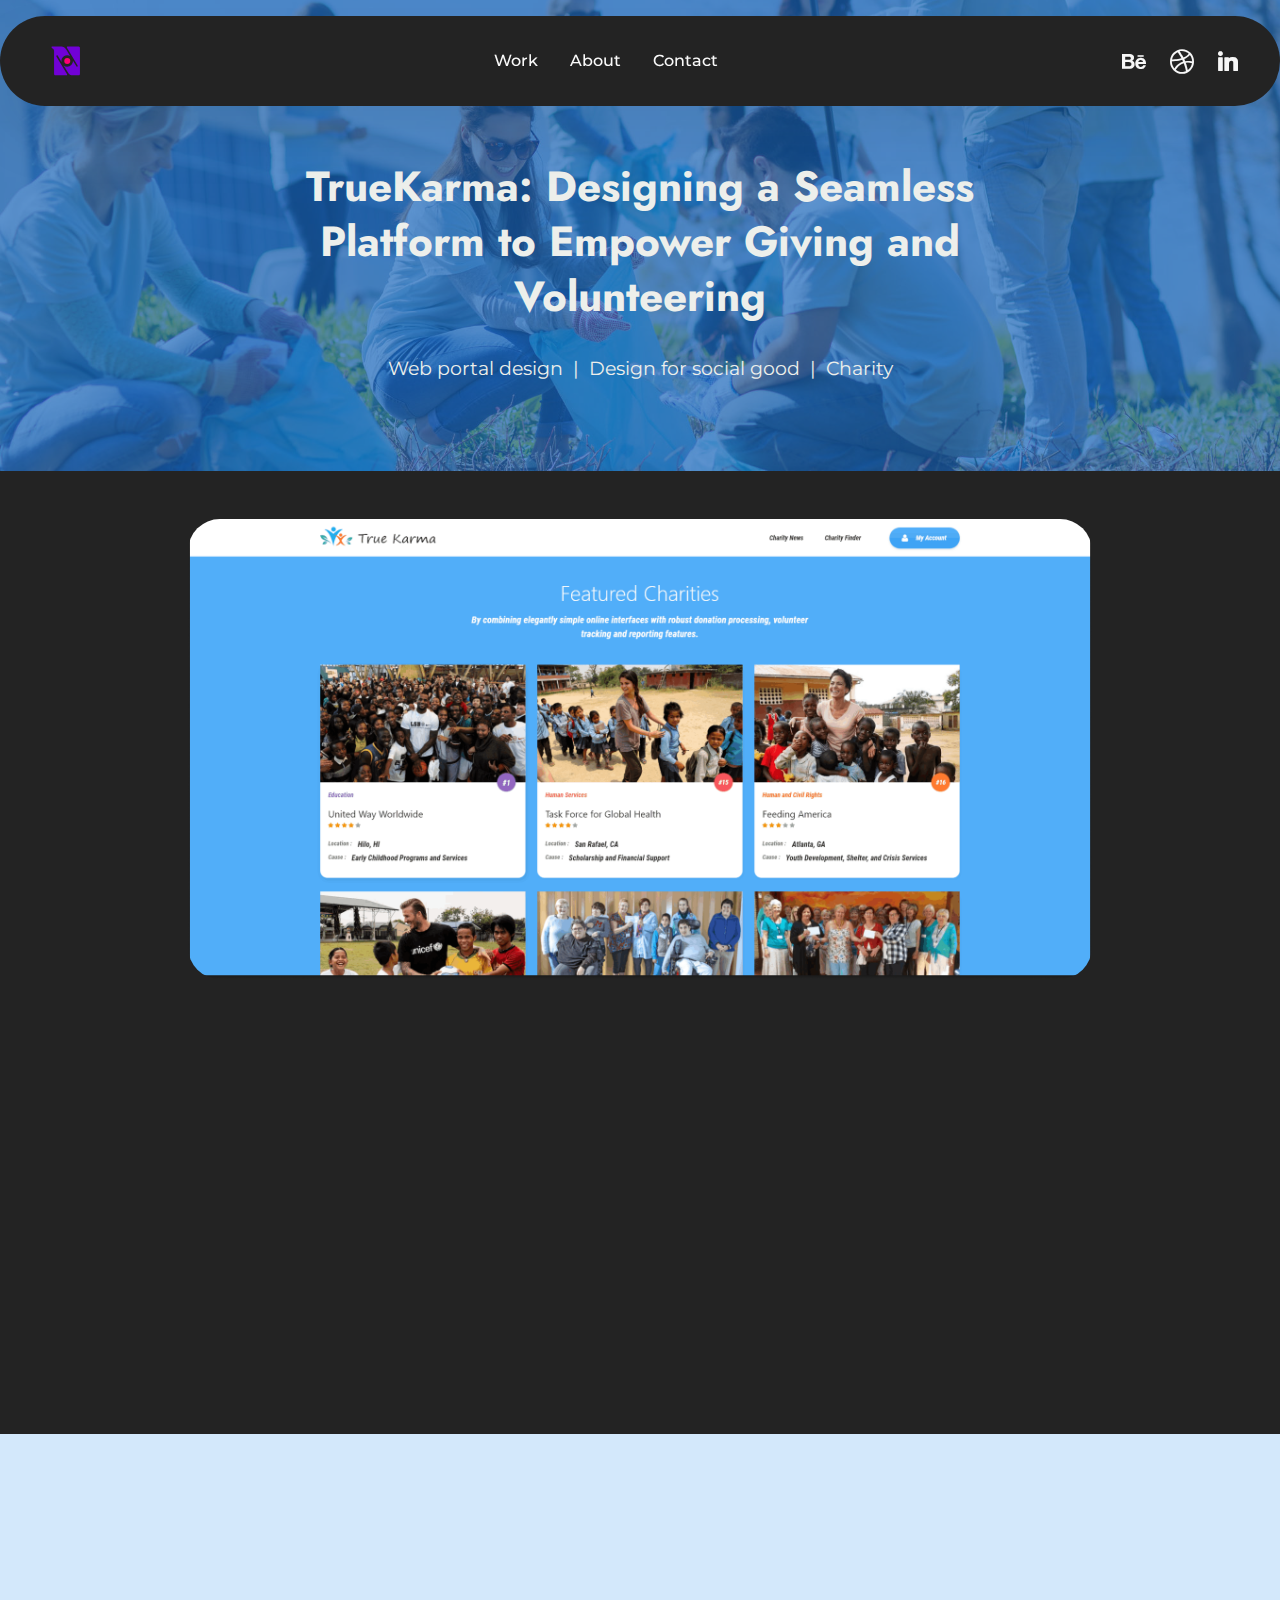
<file: page6.html>
<!DOCTYPE html>
<html  >
<head>
  <!-- Site made with Mobirise Website Builder v5.9.18, https://mobirise.com -->
  <meta charset="UTF-8">
  <meta http-equiv="X-UA-Compatible" content="IE=edge">
  <meta name="generator" content="Mobirise v5.9.18, mobirise.com">
  <meta name="viewport" content="width=device-width, initial-scale=1, minimum-scale=1">
  <link rel="shortcut icon" href="assets/images/nupix-logo-brand-small-100.svg" type="image/x-icon">
  <meta name="description" content="">
  
  
  <title>CS-TrueKarma</title>
  <link rel="stylesheet" href="assets/web/assets/mobirise-icons2/mobirise2.css">
  <link rel="stylesheet" href="assets/bootstrap/css/bootstrap.min.css">
  <link rel="stylesheet" href="assets/bootstrap/css/bootstrap-grid.min.css">
  <link rel="stylesheet" href="assets/bootstrap/css/bootstrap-reboot.min.css">
  <link rel="stylesheet" href="assets/animatecss/animate.css">
  <link rel="stylesheet" href="assets/dropdown/css/style.css">
  <link rel="stylesheet" href="assets/socicon/css/styles.css">
  <link rel="stylesheet" href="assets/theme/css/style.css">
  <link rel="preload" href="https://fonts.googleapis.com/css?family=Jost:100,200,300,400,500,600,700,800,900,100i,200i,300i,400i,500i,600i,700i,800i,900i&display=swap" as="style" onload="this.onload=null;this.rel='stylesheet'">
  <noscript><link rel="stylesheet" href="https://fonts.googleapis.com/css?family=Jost:100,200,300,400,500,600,700,800,900,100i,200i,300i,400i,500i,600i,700i,800i,900i&display=swap"></noscript>
  <link rel="preload" href="https://fonts.googleapis.com/css?family=Montserrat:100,200,300,400,500,600,700,800,900,100i,200i,300i,400i,500i,600i,700i,800i,900i&display=swap" as="style" onload="this.onload=null;this.rel='stylesheet'">
  <noscript><link rel="stylesheet" href="https://fonts.googleapis.com/css?family=Montserrat:100,200,300,400,500,600,700,800,900,100i,200i,300i,400i,500i,600i,700i,800i,900i&display=swap"></noscript>
  <link rel="preload" as="style" href="assets/mobirise/css/mbr-additional.css?v=XQpNnY"><link rel="stylesheet" href="assets/mobirise/css/mbr-additional.css?v=XQpNnY" type="text/css">

  
  
  
</head>
<body>
  
  <section data-bs-version="5.1" class="menu menu1 cid-uwpWfpll1E" once="menu" id="menu01-3s">
	

	<nav class="navbar navbar-dropdown navbar-fixed-top navbar-expand-lg">
		<div class="container">
			<div class="navbar-brand">
				<span class="navbar-logo">
					<a href="index.html#header09-8" target="_blank">
						<img src="assets/images/nupix-logo-brand-small-100.svg" alt="Mobirise Website Builder" style="height: 3rem;">
					</a>
				</span>
				
			</div>
			<button class="navbar-toggler" type="button" data-toggle="collapse" data-bs-toggle="collapse" data-target="#navbarSupportedContent" data-bs-target="#navbarSupportedContent" aria-controls="navbarNavAltMarkup" aria-expanded="false" aria-label="Toggle navigation">
				<div class="hamburger">
					<span></span>
					<span></span>
					<span></span>
					<span></span>
				</div>
			</button>
			<div class="collapse navbar-collapse" id="navbarSupportedContent">
				<ul class="navbar-nav nav-dropdown nav-right" data-app-modern-menu="true"><li class="nav-item">
						<a class="nav-link link text-white display-4" href="index.html#article11-e" target="_blank">Work</a>
					</li>
					<li class="nav-item">
						<a class="nav-link link text-white display-4" href="page1.html" aria-expanded="false" target="_blank">About</a>
					</li>
					<li class="nav-item">
						<a class="nav-link link text-white text-primary display-4" href="index.html#features016-s" target="_blank">Contact</a>
					</li></ul>
				<div class="icons-menu">
					<a class="iconfont-wrapper" href="https://www.behance.net/NAGAMANI" target="_blank">
						<span class="p-2 mbr-iconfont socicon-behance socicon" style="font-size: 24px;"></span>
					</a>
					<a class="iconfont-wrapper" href="https://dribbble.com/Nagamani" target="_blank">
						<span class="p-2 mbr-iconfont socicon-dribbble socicon" style="font-size: 24px;"></span>
					</a>
					<a class="iconfont-wrapper" href="https://www.linkedin.com/in/nagamani1/" target="_blank">
						<span class="p-2 mbr-iconfont socicon-linkedin socicon" style="font-size: 20px;"></span>
					</a>
					
				</div>
				
			</div>
		</div>
	</nav>
</section>

<section data-bs-version="5.1" class="article11 cid-uwpWfpWOut" id="article11-3t">
    

    
    <div class="mbr-overlay" style="opacity: 0.7; background-color: rgb(24, 101, 185);">
    </div>
    <div class="container">
        <div class="row justify-content-center">
            <div class="title col-md-12 col-lg-8">
                <h3 class="mbr-section-title mbr-fonts-style align-center mt-0 mb-0 display-2"><div><strong>TrueKarma: Designing a Seamless Platform to Empower Giving and Volunteering</strong></div></h3>
                <h4 class="mbr-section-subtitle align-center mbr-fonts-style mt-4 display-7">Web portal design&nbsp; |&nbsp; Design for social good&nbsp; |&nbsp; Charity</h4>
                
            </div>
        </div>
    </div>
</section>

<section data-bs-version="5.1" class="image01 cid-uwpWfqba1N" id="image01-3u">
  

  
  

  <div class="container">
    <div class="row justify-content-center">
      <div class="col-12 col-lg-9">
        <div class="image-wrapper mb-4">
          <img class="w-100" src="assets/images/1.1.1-true-karma-charity-1916x976.png" alt="Mobirise Website Builder">
        </div>
        
        
      </div>
    </div>
  </div>
</section>

<section data-bs-version="5.1" class="article12 cid-uwpWfqk23T" id="article12-3v">    
    
    <div class="container">
        <div class="row justify-content-center">
            <div class="col-md-12 col-lg-8">
                <h3 class="mbr-section-title mbr-fonts-style mb-4 mt-0 display-5">
                <strong>Introduction</strong></h3>
                
                <p class="mbr-text mbr-fonts-style display-7"><strong><a href="https://www.truekarma.org/" class="text-warning" target="_blank">TrueKarma</a></strong> is a unique platform aimed at fostering a culture of giving and social change.<br><br> The portal empowers individuals and organizations to make impactful contributions through donations, fundraisers, and charity events. <br><br>As a UI/UX designer, I was entrusted with creating the <strong>TrueKarma brand logo</strong>, designing the website, and developing a user-friendly <strong>web application</strong> to simplify charitable giving and engagement.<br></p>
            </div>
        </div>
    </div>
</section>

<section data-bs-version="5.1" class="article14 cid-uwpWfqr4Z2" id="article14-3w">
    
    <div class="container">
        <div class="row justify-content-center">
            <div class="col-md-12 col-lg-6">
                <h3 class="mbr-section-title mbr-fonts-style display-2"><em>"No one has ever become poor by giving."</em></h3>
                <p class="mbr-section-subtitle mbr-fonts-style mt-4 display-7">
                    – Anne Frank<br></p>
            </div>
        </div>
    </div>
</section>

<section data-bs-version="5.1" class="article17 cid-uwpWfqxdXt" id="article17-3x">
  

  <div class="container">
    <div class="row justify-content-center">
      <div class="counter-container col-md-12 col-lg-8">
        <div class="row mb-5 justify-content-center">
          <div class="col-12 content-head">
            <h3 class="mbr-section-title mbr-fonts-style align-center mb-0 display-5">
              <strong>Basic Information</strong></h3>
            
          </div>
        </div>
        <div class="mbr-text mbr-fonts-style display-7">
          <ol>
            <li><strong>Client -&nbsp;</strong>&nbsp;TrueKarma</li>
            <li><strong>Duration -</strong> 3 Weeks</li>
            <li><strong>Year -&nbsp;</strong>&nbsp;2018</li><li><strong style="font-size: 1.2rem;">Role -  </strong><span style="font-size: 1.2rem;">UI/UX Designer</span></li><li><strong>Platforms</strong> - Web Portal</li>
          </ol>
          <ol>
          </ol>
        </div>
      </div>
    </div>
  </div>
</section>

<section data-bs-version="5.1" class="article12 cid-uwpWfqD4ls" id="article12-3y">    
    
    <div class="container">
        <div class="row justify-content-center">
            <div class="col-md-12 col-lg-8">
                <h3 class="mbr-section-title mbr-fonts-style mb-4 mt-0 display-5"><strong>Designing the TrueKarma Logo</strong></h3>
                
                <p class="mbr-text mbr-fonts-style display-7">The logo for TrueKarma reflects the essence of charity, community, and positive impact.<br><br><strong> Inspired by the letters T and K,</strong> the design merges simplicity with a deeper connection to the platform's mission.<br><br>The concept incorporates:<br><br><strong>"T" and "K" Formation:</strong> A creative representation of the initials, symbolizing the platform's identity.<br><br><strong>Charity Theme:</strong> Subtle elements evoke a sense of giving, unity, and support.<br><br><strong>Nature Influence:</strong> Organic shapes and a calming color palette convey growth, harmony, and renewal, aligning with TrueKarma's vision of creating a better world.<br><br>The logo stands as a beacon of trust and purpose, resonating with the ideals of the platform and inspiring individuals to contribute to meaningful causes.<br></p>
            </div>
        </div>
    </div>
</section>

<section data-bs-version="5.1" class="image01 cid-uwq0IOJKAf" id="image01-4f">
  

  
  

  <div class="container">
    <div class="row justify-content-center">
      <div class="col-12 col-lg-9">
        <div class="image-wrapper mb-4">
          <img class="w-100" src="assets/images/logo-1440x960.png" alt="Mobirise Website Builder">
        </div>
        
        
      </div>
    </div>
  </div>
</section>

<section data-bs-version="5.1" class="article12 cid-uwpWfqKzfS" id="article12-3z">    
    
    <div class="container">
        <div class="row justify-content-center">
            <div class="col-md-12 col-lg-8">
                <h3 class="mbr-section-title mbr-fonts-style mb-4 mt-0 display-5"><strong>Understanding the Challenges</strong></h3>
                
                <p class="mbr-text mbr-fonts-style display-7">In my initial research and stakeholder discussions, I identified several challenges that shaped my design process:<br><br><strong>Engaging a Diverse Audience</strong><br><br>The portal needed to attract donors, fundraisers, and charities alike while catering to different levels of digital proficiency.<br><br><br><strong>Streamlining Workflows</strong><br><br>Managing donations, creating fundraisers, and tracking contributions had to be easy and intuitive, avoiding overwhelming users with complex processes.<br><br><br><strong>Building Trust and Transparency</strong><br><br>To inspire confidence, the platform required clear communication about tax benefits, zero platform fees, and authentic charity options.<br><br><br><strong>Highlighting Impact</strong><br><br>Users needed a way to visualize the impact of their contributions through stories, metrics, and success updates.<br><br><br><strong>Event Management<br></strong><br>Simplifying the setup and management of charity events, including ticketing and RSVPs, was essential to encourage participation.<br></p>
            </div>
        </div>
    </div>
</section>

<section data-bs-version="5.1" class="image01 cid-uwpWfqRgpO" id="image01-40">
  

  
  

  <div class="container">
    <div class="row justify-content-center">
      <div class="col-12 col-lg-9">
        <div class="image-wrapper mb-4">
          <img class="w-100" src="assets/images/1.2-true-karma-charity-detail-1916x976.png" alt="Mobirise Website Builder">
        </div>
        
        
      </div>
    </div>
  </div>
</section>

<section data-bs-version="5.1" class="article12 cid-uwpWfqZonr" id="article12-41">    
    
    <div class="container">
        <div class="row justify-content-center">
            <div class="col-md-12 col-lg-8">
                <h3 class="mbr-section-title mbr-fonts-style mb-4 mt-0 display-5"><strong>Overcoming Challenges</strong></h3>
                
                <p class="mbr-text mbr-fonts-style display-7"><strong>Simplifying Complex Processes</strong><br><br>I broke down workflows like donations and fundraiser creation into step-by-step processes to make them approachable and user-friendly.<br><br><strong>Establishing Trust</strong><br><br>The platform prominently displayed its zero-commission policy and tax benefits, reinforced with testimonials and success stories.<br><br><strong>Encouraging Engagement</strong><br><br>Features like personalized dashboards, reward points, and social sharing options motivated users to stay active on the platform.<br><br><strong>Technical Constraints</strong><br><br>Collaborating closely with developers, I ensured the designs were scalable and technically feasible, particularly for event management and real-time impact tracking.</p>
            </div>
        </div>
    </div>
</section>

<section data-bs-version="5.1" class="image01 cid-uwpWfr5v75" id="image01-42">
  

  
  

  <div class="container">
    <div class="row justify-content-center">
      <div class="col-12 col-lg-9">
        <div class="image-wrapper mb-4">
          <img class="w-100" src="assets/images/1.5-true-karma-dashboard-1916x976.png" alt="Mobirise Website Builder">
        </div>
        
        
      </div>
    </div>
  </div>
</section>

<section data-bs-version="5.1" class="image01 cid-uwpWfrdWGm" id="image01-43">
  

  
  

  <div class="container">
    <div class="row justify-content-center">
      <div class="col-12 col-lg-9">
        <div class="image-wrapper mb-4">
          <img class="w-100" src="assets/images/1.6-true-karma-my-charities-1916x976.png" alt="Mobirise Website Builder">
        </div>
        
        
      </div>
    </div>
  </div>
</section>

<section data-bs-version="5.1" class="image01 cid-uwpWfrkp4W" id="image01-44">
  

  
  

  <div class="container">
    <div class="row justify-content-center">
      <div class="col-12 col-lg-9">
        <div class="image-wrapper mb-4">
          <img class="w-100" src="assets/images/1.12-true-karma-add-another-charity-1916x976.png" alt="Mobirise Website Builder">
        </div>
        
        
      </div>
    </div>
  </div>
</section>

<section data-bs-version="5.1" class="image01 cid-uwpWfrBzn7" id="image01-46">
  

  
  

  <div class="container">
    <div class="row justify-content-center">
      <div class="col-12 col-lg-9">
        <div class="image-wrapper mb-4">
          <img class="w-100" src="assets/images/1.13-true-karma-add-another-charity-22x-1-1916x976.png" alt="Mobirise Website Builder">
        </div>
        
        
      </div>
    </div>
  </div>
</section>

<section data-bs-version="5.1" class="numbers01 cid-uwpWfrYCdM" id="numbers01-49">
	
	
	<div class="container">
		<div class="row justify-content-center">
			<div class="col-12 content-head">
				<div class="mbr-section-head mb-5">
					<h4 class="mbr-section-title mbr-fonts-style align-center mb-0 display-2">
						<strong>Outcomes</strong></h4>
					
					
				</div>
			</div>
		</div>
		<div class="row">
			
			<div class="item features-without-image col-12 col-md-6 col-lg-4 active">
				<div class="item-wrapper">
					<div class="item-content">
						<h5 class="mbr-card-title mbr-fonts-style mt-0 mb-3 mbr-number display-2">
							<strong>40%</strong></h5>
						
						<p class="card-text mbr-fonts-style mt-0 mb-3 display-7">Increase in donations, including non-cash contributions like stocks and cars.<br></p>
						
					</div>

				</div>
			</div>
			<div class="item features-without-image col-12 col-md-6 col-lg-4">
				<div class="item-wrapper">
					<div class="item-content">
						<h5 class="mbr-card-title mbr-fonts-style mt-0 mb-3 mbr-number display-2"><strong>20%</strong></h5>
						
						<p class="card-text mbr-fonts-style mt-0 mb-3 display-7">More donors generated IRS-compliant reports using the detailed reporting module.<br></p>
						
					</div>
				</div>
			</div><div class="item features-without-image col-12 col-md-6 col-lg-4">
				<div class="item-wrapper">
					<div class="item-content">
						<h5 class="mbr-card-title mbr-fonts-style mt-0 mb-3 mbr-number display-2">
							<strong>100+</strong></h5>
						
						<p class="card-text mbr-fonts-style mt-0 mb-3 display-7">Charity events managed, simplifying event creation for greater outreach.<br></p>
						
					</div>

				</div>
			</div>
		</div>
	</div>
</section>

<section data-bs-version="5.1" class="article12 cid-uwpWfs8rHu" id="article12-4a">    
    
    <div class="container">
        <div class="row justify-content-center">
            <div class="col-md-12 col-lg-8">
                <h3 class="mbr-section-title mbr-fonts-style mb-4 mt-0 display-5">
                <strong>Learnings</strong></h3>
                
                <p class="mbr-text mbr-fonts-style display-7"><strong>Handling Complex Data</strong><br><br>Organizing 500+ charities and tracking contributions required designing scalable and efficient data structures that still felt user-friendly.<br><br><br><strong>Designing for Diverse Users</strong><br><br>Catering to a wide range of users—from tech-savvy individuals to those less familiar with digital platforms—enhanced my approach to accessibility and universal design principles.<br><br><br><strong>Iterative Design Process</strong><strong><br></strong><br>Incorporating user feedback and stakeholder inputs taught me the importance of adaptability in achieving the project’s goals effectively.</p>
            </div>
        </div>
    </div>
</section>

<section data-bs-version="5.1" class="start article6 cid-uwpWfsgXmj" id="article06-4b">
	

	
	
	<div class="container">
		<div class="row justify-content-center">
			<div class="card col-md-12 col-lg-9">
				<div class="card-wrapper">
					<div class="card-box align-left">
						<h4 class="card-title mbr-fonts-style display-2"><strong>Support TrueKarma</strong></h4>
						<p class="mbr-text mbr-fonts-style mt-4 display-7">Join us in spreading kindness and creating lasting impact. <br><br>Share TrueKarma with your network, provide feedback, or partner with us to amplify charitable efforts. Together, we can make giving seamless and impactful.<br></p>
						<div class="mbr-section-btn mt-4"><a class="btn btn-lg btn-info display-7" href="https://www.truekarma.org/" target="_blank">Visit TrueKarma Website</a></div>
					</div>
				</div>
			</div>
		</div>
	</div>
</section>

<section data-bs-version="5.1" class="features03 cid-uAeYESvi7h" id="features03-72">
	
	
	<div class="container">
		<div class="row justify-content-center mb-5">
			<div class="col-12 content-head">
				<div class="mbr-section-head">
					<h4 class="mbr-section-title mbr-fonts-style align-center mb-0 display-2">
						<strong>Explore more</strong></h4>
					
				</div>
			</div>
		</div>
		<div class="row">
			<div class="item features-image col-12 col-md-6 col-lg-6 active">
				<div class="item-wrapper">
					<div class="item-img mb-3">
						<a href="page4.html" target="_blank"><img src="assets/images/haf-1-816x816.png" alt="Mobirise Website Builder" title=""></a>
					</div>
					<div class="item-content align-left">
						<h5 class="item-title mbr-fonts-style mt-0 mb-2 display-5"><a href="page4.html" class="text-white" target="_blank">Designing a Path to Healing and Resilience</a></h5>
						<p class="mbr-text mbr-fonts-style mb-3 display-7">A web project designed to support burn survivors by facilitating reconstructive surgeries and raising awareness.
						</p>
						<div class="mbr-section-btn item-footer"><a href="page4.html" class="btn item-btn btn-primary display-4" target="_blank">Read case study</a></div>
					</div>
				</div>
			</div>
			<div class="item features-image col-12 col-md-6 col-lg-6">
				<div class="item-wrapper">
					<div class="item-img mb-3">
						<a href="page5.html" target="_blank"><img src="assets/images/parinaam-816x816.png" alt="Mobirise Website Builder" title="" data-slide-to="1" data-bs-slide-to="1"></a>
					</div>
					<div class="item-content align-left">
						<h5 class="item-title mbr-fonts-style mb-2 mt-0 display-5"><a href="page5.html" class="text-white" target="_blank">Designing Digital Solutions for Parinaam's UUPP</a></h5>
						<p class="mbr-text mbr-fonts-style mb-3 display-7">Streamlining data management for admins and field workers with intuitive tools, empowering urban low-income communities.<br>
						</p>
						<div class="mbr-section-btn item-footer"><a href="page5.html" class="btn item-btn btn-primary display-4" target="_blank">Read case study</a></div>
					</div>
				</div>
			</div>
			
		</div>
	</div>
</section>

<section data-bs-version="5.1" class="features16 cid-uA1a1WAAPP" id="features016-5n">  
  
  
  
  <div class="container">
    <div class="row justify-content-center mb-5">
      <div class="col-12 content-head">
        
        <h5 class="mbr-section-subtitle mbr-fonts-style align-center mb-0 mt-4 display-5"><strong>Let’s connect &amp; collaborate! ✌️.</strong></h5>
      </div>
    </div>
    <div class="row justify-content-center">
      <div class="item features-without-image col-12 col-lg-3">
        <div class="item-wrapper">
          <div class="card-box">
            <div class="img-box">
              <div class="image-wrapper mb-3">
                <a href="https://www.behance.net/NAGAMANI" target="_blank"><img src="assets/images/icn-behance.svg" alt="Mobirise Website Builder"></a>
              </div>
            </div>
            <h4 class="card-title mbr-fonts-style mb-0 display-7">
              <strong>Behance</strong></h4>
            
            <div class="link-wrap">
              
            </div>
          </div>
        </div>
      </div>
      <div class="item features-without-image col-12 col-lg-3">
        <div class="item-wrapper">
          <div class="card-box">
            <div class="img-box">
              <div class="image-wrapper mb-3">
                <a href="https://dribbble.com/Nagamani" target="_blank"><img src="assets/images/icn-dribbble.svg" alt="Mobirise Website Builder"></a>
              </div>
            </div>
            <h4 class="card-title mbr-fonts-style mb-0 display-7">
              <strong>Dribbble</strong></h4>
            
            <div class="link-wrap">
              
            </div>
          </div>
        </div>
      </div>
      <div class="item features-without-image col-12 col-lg-3">
        <div class="item-wrapper">
          <div class="card-box">
            <div class="img-box">
              <div class="image-wrapper mb-3">
                <a href="https://www.linkedin.com/in/nagamani1/" target="_blank"><img src="assets/images/icn-linkedin.svg" alt="Mobirise Website Builder"></a>
              </div>
            </div>
            <h4 class="card-title mbr-fonts-style mb-0 display-7">
              <strong>Linked In</strong></h4>
            
            <div class="link-wrap">
              
            </div>
          </div>
        </div>
      </div>
      <div class="item features-without-image col-12 col-lg-3">
        <div class="item-wrapper">
          <div class="card-box">
            <div class="img-box">
              <div class="image-wrapper mb-3">
                <a href="mailto:maniinwin@gmail.com" target="_blank"><img src="assets/images/icn-website.svg" alt="Mobirise Website Builder"></a>
              </div>
            </div>
            <h4 class="card-title mbr-fonts-style mb-0 display-7">
              <strong>Email</strong></h4>
            
            <div class="link-wrap">
              
            </div>
          </div>
        </div>
      </div>
    </div>
  </div>
</section>

<section data-bs-version="5.1" class="article11 cid-uA1a2PC3Yp" id="article11-5o">
    

    
    
    <div class="container">
        <div class="row justify-content-center">
            <div class="title col-md-12 col-lg-8">
                <h3 class="mbr-section-title mbr-fonts-style align-center mt-0 mb-0 display-7">
                <strong>Disclaimer</strong></h3>
                <h4 class="mbr-section-subtitle align-center mbr-fonts-style mt-4 display-4">The projects and case studies showcased on this portfolio website are for illustrative purposes only. Some work is protected under Non-Disclosure Agreements (NDAs), and any proprietary information has been excluded or anonymized. All designs, concepts, and content reflect my role, skills, and experience as a UI/UX designer and are not intended for commercial use or redistribution. <br><br>Representation images used in this portfolio website may include visuals sourced from platforms like <a href="https://www.freepik.com/" class="text-warning" target="_blank">Freepik</a> and <a href="https://www.pexels.com/" class="text-warning" target="_blank">Pexels</a>, adhering to their respective licensing terms.<br><br>© 2025 by Nagamani Palani</h4>
                
            </div>
        </div>
    </div>
</section><script src="assets/bootstrap/js/bootstrap.bundle.min.js"></script>  <script src="assets/smoothscroll/smooth-scroll.js"></script>  <script src="assets/ytplayer/index.js"></script>  <script src="assets/dropdown/js/navbar-dropdown.js"></script>  <script src="assets/theme/js/script.js"></script>  
  
  
 <div id="scrollToTop" class="scrollToTop mbr-arrow-up"><a style="text-align: center;"><i class="mbr-arrow-up-icon mbr-arrow-up-icon-cm cm-icon cm-icon-smallarrow-up"></i></a></div>
    <input name="animation" type="hidden">
  </body>
</html>
</file>
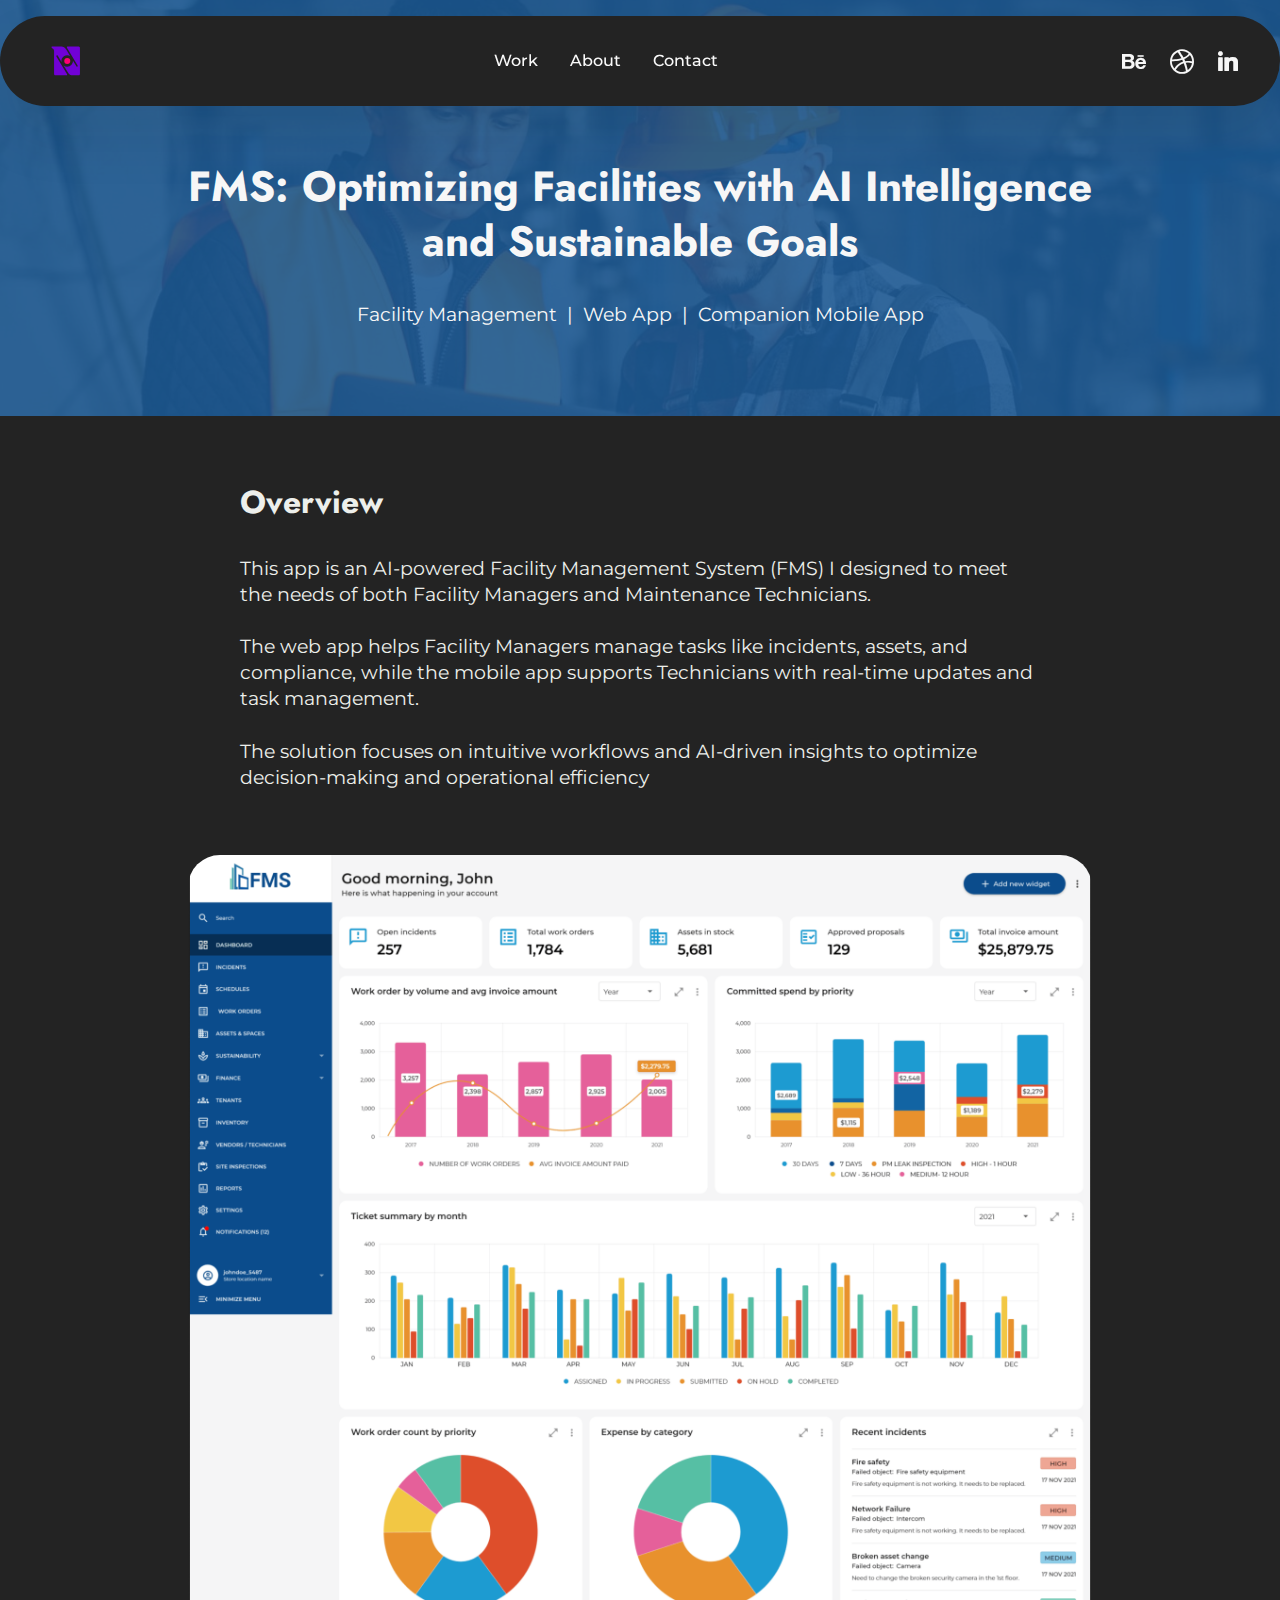
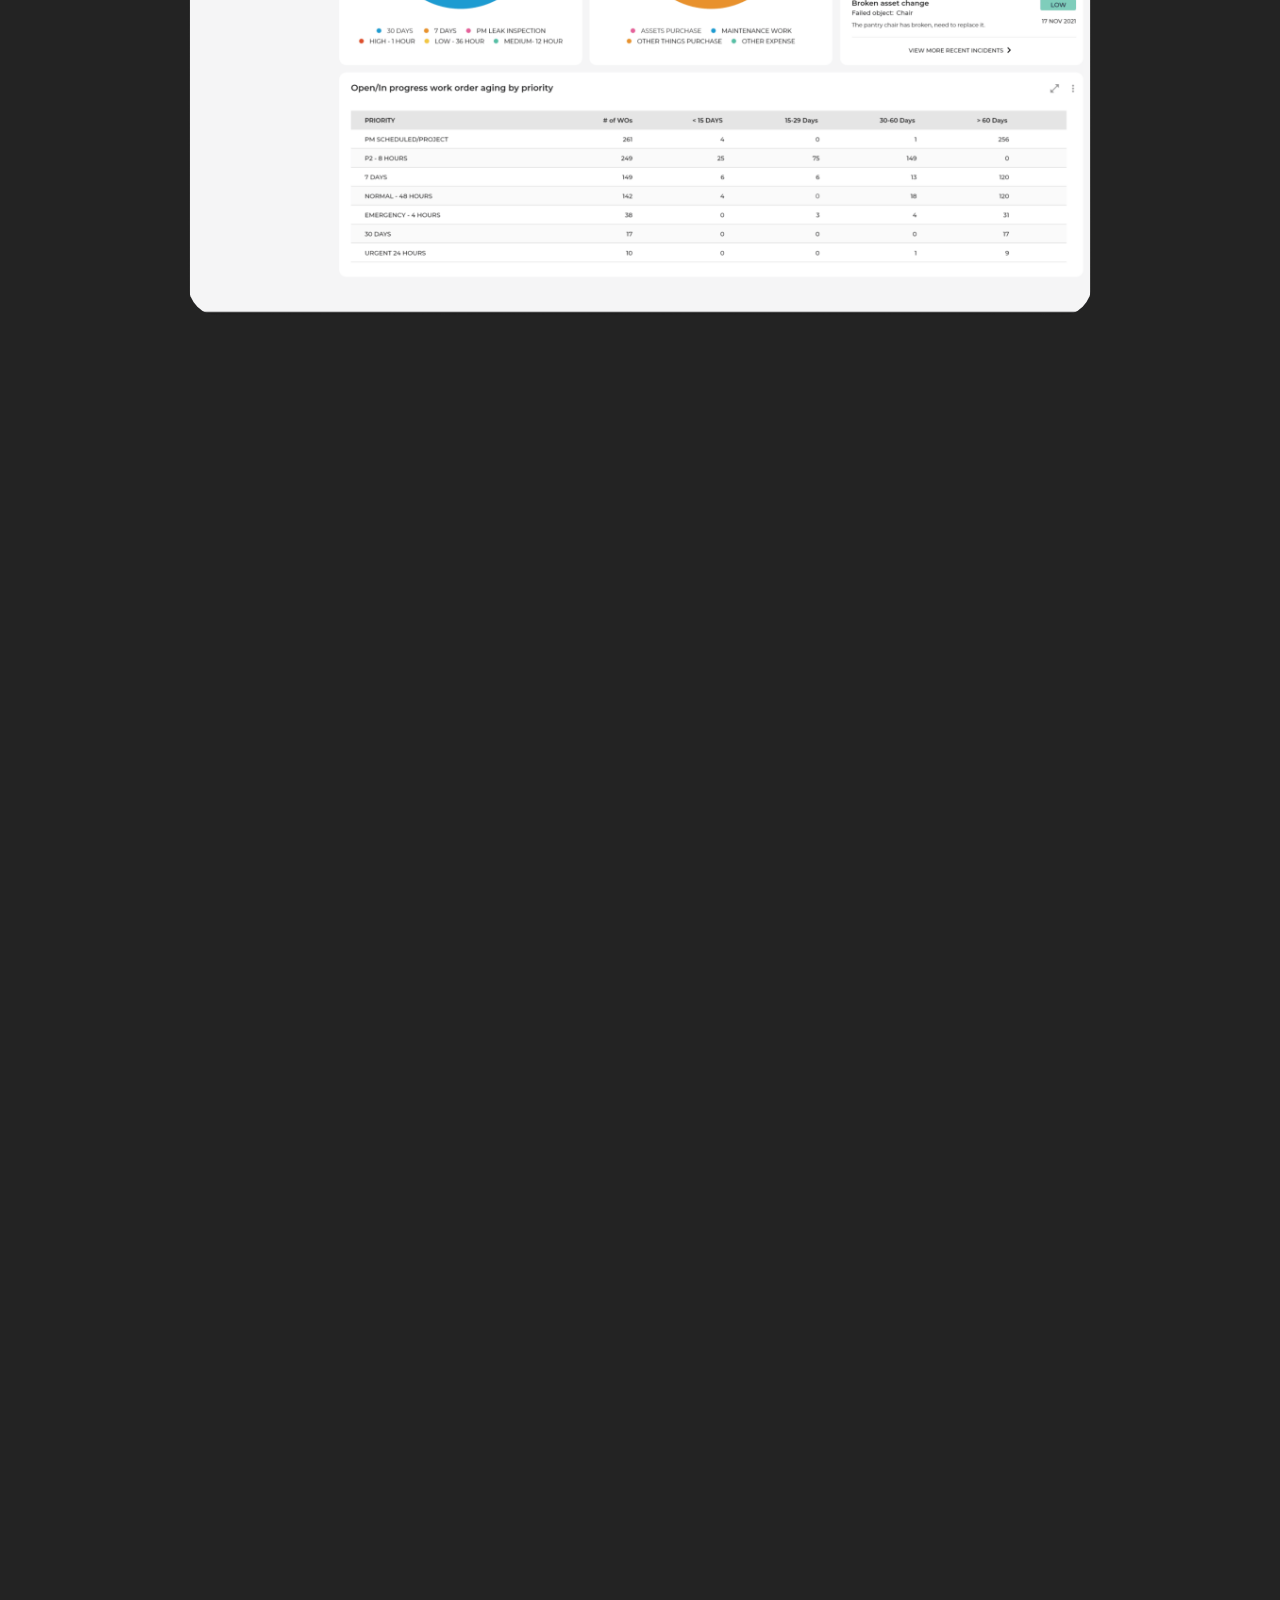
<file: page7.html>
<!DOCTYPE html>
<html  >
<head>
  <!-- Site made with Mobirise Website Builder v5.9.18, https://mobirise.com -->
  <meta charset="UTF-8">
  <meta http-equiv="X-UA-Compatible" content="IE=edge">
  <meta name="generator" content="Mobirise v5.9.18, mobirise.com">
  <meta name="viewport" content="width=device-width, initial-scale=1, minimum-scale=1">
  <link rel="shortcut icon" href="assets/images/nupix-logo-brand-small-100.svg" type="image/x-icon">
  <meta name="description" content="">
  
  
  <title>CS-FMS</title>
  <link rel="stylesheet" href="assets/web/assets/mobirise-icons2/mobirise2.css">
  <link rel="stylesheet" href="assets/bootstrap/css/bootstrap.min.css">
  <link rel="stylesheet" href="assets/bootstrap/css/bootstrap-grid.min.css">
  <link rel="stylesheet" href="assets/bootstrap/css/bootstrap-reboot.min.css">
  <link rel="stylesheet" href="assets/animatecss/animate.css">
  <link rel="stylesheet" href="assets/dropdown/css/style.css">
  <link rel="stylesheet" href="assets/socicon/css/styles.css">
  <link rel="stylesheet" href="assets/theme/css/style.css">
  <link rel="preload" href="https://fonts.googleapis.com/css?family=Jost:100,200,300,400,500,600,700,800,900,100i,200i,300i,400i,500i,600i,700i,800i,900i&display=swap" as="style" onload="this.onload=null;this.rel='stylesheet'">
  <noscript><link rel="stylesheet" href="https://fonts.googleapis.com/css?family=Jost:100,200,300,400,500,600,700,800,900,100i,200i,300i,400i,500i,600i,700i,800i,900i&display=swap"></noscript>
  <link rel="preload" href="https://fonts.googleapis.com/css?family=Montserrat:100,200,300,400,500,600,700,800,900,100i,200i,300i,400i,500i,600i,700i,800i,900i&display=swap" as="style" onload="this.onload=null;this.rel='stylesheet'">
  <noscript><link rel="stylesheet" href="https://fonts.googleapis.com/css?family=Montserrat:100,200,300,400,500,600,700,800,900,100i,200i,300i,400i,500i,600i,700i,800i,900i&display=swap"></noscript>
  <link rel="preload" as="style" href="assets/mobirise/css/mbr-additional.css?v=a3RpVk"><link rel="stylesheet" href="assets/mobirise/css/mbr-additional.css?v=a3RpVk" type="text/css">

  
  
  
</head>
<body>
  
  <section data-bs-version="5.1" class="menu menu1 cid-uyU68yPAaQ" once="menu" id="menu01-4g">
	

	<nav class="navbar navbar-dropdown navbar-fixed-top navbar-expand-lg">
		<div class="container">
			<div class="navbar-brand">
				<span class="navbar-logo">
					<a href="index.html#header09-8" target="_blank">
						<img src="assets/images/nupix-logo-brand-small-100.svg" alt="Mobirise Website Builder" style="height: 3rem;">
					</a>
				</span>
				
			</div>
			<button class="navbar-toggler" type="button" data-toggle="collapse" data-bs-toggle="collapse" data-target="#navbarSupportedContent" data-bs-target="#navbarSupportedContent" aria-controls="navbarNavAltMarkup" aria-expanded="false" aria-label="Toggle navigation">
				<div class="hamburger">
					<span></span>
					<span></span>
					<span></span>
					<span></span>
				</div>
			</button>
			<div class="collapse navbar-collapse" id="navbarSupportedContent">
				<ul class="navbar-nav nav-dropdown nav-right" data-app-modern-menu="true"><li class="nav-item">
						<a class="nav-link link text-white display-4" href="index.html#article11-e" target="_blank">Work</a>
					</li>
					<li class="nav-item">
						<a class="nav-link link text-white display-4" href="page1.html" aria-expanded="false" target="_blank">About</a>
					</li>
					<li class="nav-item">
						<a class="nav-link link text-white text-primary display-4" href="index.html#features016-s" target="_blank">Contact</a>
					</li></ul>
				<div class="icons-menu">
					<a class="iconfont-wrapper" href="https://www.behance.net/NAGAMANI" target="_blank">
						<span class="p-2 mbr-iconfont socicon-behance socicon" style="font-size: 24px;"></span>
					</a>
					<a class="iconfont-wrapper" href="https://dribbble.com/Nagamani" target="_blank">
						<span class="p-2 mbr-iconfont socicon-dribbble socicon" style="font-size: 24px;"></span>
					</a>
					<a class="iconfont-wrapper" href="https://www.linkedin.com/in/nagamani1/" target="_blank">
						<span class="p-2 mbr-iconfont socicon-linkedin socicon" style="font-size: 20px;"></span>
					</a>
					
				</div>
				
			</div>
		</div>
	</nav>
</section>

<section data-bs-version="5.1" class="article11 cid-uyU68zoj62" id="article11-4h">
    

    
    <div class="mbr-overlay" style="opacity: 0.9; background-color: rgb(29, 89, 146);">
    </div>
    <div class="container">
        <div class="row justify-content-center">
            <div class="title col-md-12 col-lg-9">
                <h3 class="mbr-section-title mbr-fonts-style align-center mt-0 mb-0 display-2"><div><strong>FMS: Optimizing Facilities with AI Intelligence and Sustainable Goals</strong></div></h3>
                <h4 class="mbr-section-subtitle align-center mbr-fonts-style mt-4 display-7">Facility Management&nbsp; |&nbsp; Web App&nbsp; |&nbsp; Companion Mobile App</h4>
                
            </div>
        </div>
    </div>
</section>

<section data-bs-version="5.1" class="article12 cid-uyU68zEnjA" id="article12-4j">    
    
    <div class="container">
        <div class="row justify-content-center">
            <div class="col-md-12 col-lg-8">
                <h3 class="mbr-section-title mbr-fonts-style mb-4 mt-0 display-5">
                <strong>Overview</strong></h3>
                
                <p class="mbr-text mbr-fonts-style display-7">This app is an AI-powered Facility Management System (FMS) I designed to meet the needs of both Facility Managers and Maintenance Technicians.<br><br>The web app helps Facility Managers manage tasks like incidents, assets, and compliance, while the mobile app supports Technicians with real-time updates and task management.<br><br>The solution focuses on intuitive workflows and AI-driven insights to optimize decision-making and operational efficiency<br></p>
            </div>
        </div>
    </div>
</section>

<section data-bs-version="5.1" class="image01 cid-uyUZ8Tiy5q" id="image01-54">
  

  
  

  <div class="container">
    <div class="row justify-content-center">
      <div class="col-12 col-lg-9">
        <div class="image-wrapper mb-4">
          <img class="w-100" src="assets/images/1.2-aarc-facility-management-solution-web-dashboard-1-1916x2250.png" alt="Mobirise Website Builder">
        </div>
        
        
      </div>
    </div>
  </div>
</section>

<section data-bs-version="5.1" class="article17 cid-uyU68A5SxT" id="article17-4l">
  

  <div class="container">
    <div class="row justify-content-center">
      <div class="counter-container col-md-12 col-lg-8">
        <div class="row mb-5 justify-content-center">
          <div class="col-12 content-head">
            <h3 class="mbr-section-title mbr-fonts-style align-center mb-0 display-5">
              <strong>Basic Information</strong></h3>
            
          </div>
        </div>
        <div class="mbr-text mbr-fonts-style display-7">
          <ol>
            <li><strong>Client -&nbsp;</strong>&nbsp;Confidential</li>
            <li><strong>Duration -</strong> 3 Months</li>
            <li><strong>Year -&nbsp;</strong>&nbsp;2021</li><li><strong style="font-size: 1.2rem;">Role -  </strong><span style="font-size: 1.2rem;">UI/UX Designer</span></li><li><strong>Platforms</strong> - Responsive web app for Facility Managers, Companion mobile app for Technicians.</li>
          </ol>
          <ol>
          </ol>
        </div>
      </div>
    </div>
  </div>
</section>

<section data-bs-version="5.1" class="article12 cid-uyU68AfB5K" id="article12-4m">    
    
    <div class="container">
        <div class="row justify-content-center">
            <div class="col-md-12 col-lg-8">
                <h3 class="mbr-section-title mbr-fonts-style mb-4 mt-0 display-5"><strong>Challenges</strong></h3>
                
                <p class="mbr-text mbr-fonts-style display-7">Fragmented systems that complicate task tracking, asset management, and incident resolution.<br><br>Facility Managers struggle to oversee multiple workflows, leading to inefficiency.<br><br>Lack of AI-driven insights to support informed decision-making and operational improvements.<br></p>
            </div>
        </div>
    </div>
</section>

<section data-bs-version="5.1" class="article12 cid-uyU68B9ZRd" id="article12-4o">    
    
    <div class="container">
        <div class="row justify-content-center">
            <div class="col-md-12 col-lg-8">
                <h3 class="mbr-section-title mbr-fonts-style mb-4 mt-0 display-5"><strong>Goals</strong></h3>
                
                <p class="mbr-text mbr-fonts-style display-7">Create an AI-powered solution to streamline complex workflows for both Facility Managers and Technicians.<br><br>Design a web platform for Facility Managers to integrate all essential management tools in one place.<br><br>Develop a mobile app for Technicians to provide real-time updates, task management, and easy access to critical information.<br></p>
            </div>
        </div>
    </div>
</section>

<section data-bs-version="5.1" class="article12 cid-uyU68BlgjP" id="article12-4q">    
    
    <div class="container">
        <div class="row justify-content-center">
            <div class="col-md-12 col-lg-8">
                <h3 class="mbr-section-title mbr-fonts-style mb-4 mt-0 display-5"><strong>Design Process</strong></h3>
                
                <p class="mbr-text mbr-fonts-style display-7"><strong>User Research &amp; Insights</strong><br><br>Conducted interviews and surveys with Facility Managers and Technicians to identify pain points and define key features like real-time updates and a centralized dashboard.<br><br><strong>Wireframing &amp; Prototyping</strong><br><br>Created wireframes and interactive prototypes for intuitive navigation and seamless user flows across web and mobile apps.<br><br><strong>Usability Testing &amp; Iteration</strong><br><strong><br></strong>Validated designs through usability testing, refining features to ensure quick and efficient task completion for both personas.<br></p>
            </div>
        </div>
    </div>
</section>

<section data-bs-version="5.1" class="image01 cid-uyUZkCVD0E" id="image01-55">
  

  
  

  <div class="container">
    <div class="row justify-content-center">
      <div class="col-12 col-lg-9">
        <div class="image-wrapper mb-4">
          <img class="w-100" src="assets/images/1.4-aarc-facility-management-solution-web-schedules-detail-1-1916x982.png" alt="Mobirise Website Builder">
        </div>
        
        
      </div>
    </div>
  </div>
</section>

<section data-bs-version="5.1" class="image01 cid-uyUZlLyC9E" id="image01-56">
  

  
  

  <div class="container">
    <div class="row justify-content-center">
      <div class="col-12 col-lg-9">
        <div class="image-wrapper mb-4">
          <img class="w-100" src="assets/images/1.5-aarc-facility-management-solution-web-assets-list-view-1-1916x982.png" alt="Mobirise Website Builder">
        </div>
        
        
      </div>
    </div>
  </div>
</section>

<section data-bs-version="5.1" class="image01 cid-uyUZopvixU" id="image01-57">
  

  
  

  <div class="container">
    <div class="row justify-content-center">
      <div class="col-12 col-lg-9">
        <div class="image-wrapper mb-4">
          <img class="w-100" src="assets/images/1.7-aarc-facility-management-solution-web-assets-map-view-1-1916x982.png" alt="Mobirise Website Builder">
        </div>
        
        
      </div>
    </div>
  </div>
</section>

<section data-bs-version="5.1" class="image01 cid-uyV02tC0na" id="image01-58">
  

  
  

  <div class="container">
    <div class="row justify-content-center">
      <div class="col-12 col-lg-9">
        <div class="image-wrapper mb-4">
          <img class="w-100" src="assets/images/1.8-aarc-facility-management-solution-web-assets-map-view-1-1916x982.png" alt="Mobirise Website Builder">
        </div>
        
        
      </div>
    </div>
  </div>
</section>

<section data-bs-version="5.1" class="article12 cid-uyUOTGXl4D" id="article12-50">    
    
    <div class="container">
        <div class="row justify-content-center">
            <div class="col-md-12 col-lg-8">
                <h3 class="mbr-section-title mbr-fonts-style mb-4 mt-0 display-5"><strong>Sustainability Insights</strong></h3>
                
                <p class="mbr-text mbr-fonts-style display-7">Tracks and reports carbon emissions from the facility in real-time.<br><br>Provides insights on energy usage, waste generation, and inefficiencies.<br><br>Helps Facility Managers implement eco-friendly practices and reduce the<br> environmental footprint.<br><br>Supports compliance with green regulations and alignment with sustainability goals.<br></p>
            </div>
        </div>
    </div>
</section>

<section data-bs-version="5.1" class="image01 cid-uyU68BpbKf" id="image01-4r">
  

  
  

  <div class="container">
    <div class="row justify-content-center">
      <div class="col-12 col-lg-9">
        <div class="image-wrapper mb-4">
          <img class="w-100" src="assets/images/1.13-aarc-facility-management-solution-web-sustainability-dashboard-1-1916x1323.png" alt="Mobirise Website Builder">
        </div>
        
        
      </div>
    </div>
  </div>
</section>

<section data-bs-version="5.1" class="article12 cid-uyUPl9YJqH" id="article12-51">    
    
    <div class="container">
        <div class="row justify-content-center">
            <div class="col-md-12 col-lg-8">
                <h3 class="mbr-section-title mbr-fonts-style mb-4 mt-0 display-5"><strong>AI-Driven Solutions</strong></h3>
                
                <p class="mbr-text mbr-fonts-style display-7">I integrated an AI-powered chatbot into the Facility Manager’s web app, acting as a virtual assistant to streamline decision-making. The chatbot provides:<br><br><strong>Work Order Updates:</strong> Daily counts, pending tasks, and completion rates.<br><br><strong>Ticket Summaries:</strong> Open, closed, and overdue ticket statuses.<br><br><strong>Financial Insights:</strong> Invoice amounts, payment status, and dues.<br><br><strong>Asset Alerts:</strong> Maintenance schedules and critical equipment updates.<br><br><strong>Custom Queries:</strong> Answers to questions like “Urgent tasks?” or “Vendor delays?”<br><br>Beyond these capabilities, the chatbot is designed to handle a wide range of tasks, including generating performance reports, suggesting resource allocations, and identifying potential risks, making it a comprehensive tool for smarter facility management.<br></p>
            </div>
        </div>
    </div>
</section>

<section data-bs-version="5.1" class="image01 cid-uyU68BgoqQ" id="image01-4p">
  

  
  

  <div class="container">
    <div class="row justify-content-center">
      <div class="col-12 col-lg-9">
        <div class="image-wrapper mb-4">
          <img class="w-100" src="assets/images/1.18-aarc-facility-management-solution-web-voice-integration1-1-1916x982.png" alt="Mobirise Website Builder">
        </div>
        
        
      </div>
    </div>
  </div>
</section>

<section data-bs-version="5.1" class="image01 cid-uyU68C1rJP" id="image01-4s">
  

  
  

  <div class="container">
    <div class="row justify-content-center">
      <div class="col-12 col-lg-9">
        <div class="image-wrapper mb-4">
          <img class="w-100" src="assets/images/1.19-aarc-facility-management-solution-web-voice-integration2-1-1916x982.png" alt="Mobirise Website Builder">
        </div>
        
        
      </div>
    </div>
  </div>
</section>

<section data-bs-version="5.1" class="article12 cid-uyV0pKKdOC" id="article12-59">    
    
    <div class="container">
        <div class="row justify-content-center">
            <div class="col-md-12 col-lg-8">
                <h3 class="mbr-section-title mbr-fonts-style mb-4 mt-0 display-5">
                Technician Mobile App Screens</h3>
                
                
            </div>
        </div>
    </div>
</section>

<section data-bs-version="5.1" class="image01 cid-uyV0J2vc3P" id="image01-5a">
  

  
  

  <div class="container">
    <div class="row justify-content-center">
      <div class="col-12 col-lg-9">
        <div class="image-wrapper mb-4">
          <img class="w-100" src="assets/images/macbook-pro-16-1-1729x1117.png" alt="Mobirise Website Builder">
        </div>
        
        
      </div>
    </div>
  </div>
</section>

<section data-bs-version="5.1" class="image01 cid-uyV0JQkAV6" id="image01-5b">
  

  
  

  <div class="container">
    <div class="row justify-content-center">
      <div class="col-12 col-lg-9">
        <div class="image-wrapper mb-4">
          <img class="w-100" src="assets/images/macbook-pro-16-2-1729x1117.png" alt="Mobirise Website Builder">
        </div>
        
        
      </div>
    </div>
  </div>
</section>

<section data-bs-version="5.1" class="numbers01 cid-uyU68CqEdp" id="numbers01-4v">
	
	
	<div class="container">
		<div class="row justify-content-center">
			<div class="col-12 content-head">
				<div class="mbr-section-head mb-5">
					<h4 class="mbr-section-title mbr-fonts-style align-center mb-0 display-2">
						<strong>Impact</strong></h4>
					
					
				</div>
			</div>
		</div>
		<div class="row">
			
			<div class="item features-without-image col-12 col-md-6 col-lg-4 active">
				<div class="item-wrapper">
					<div class="item-content">
						<h5 class="mbr-card-title mbr-fonts-style mt-0 mb-3 mbr-number display-2"><strong>60%</strong></h5>
						
						<p class="card-text mbr-fonts-style mt-0 mb-3 display-7">Improvement in workflow efficiency for Facility Managers through streamlined task management.
<br></p>
						
					</div>

				</div>
			</div>
			<div class="item features-without-image col-12 col-md-6 col-lg-4">
				<div class="item-wrapper">
					<div class="item-content">
						<h5 class="mbr-card-title mbr-fonts-style mt-0 mb-3 mbr-number display-2"><strong>60%</strong></h5>
						
						<p class="card-text mbr-fonts-style mt-0 mb-3 display-7">Increase in Technician productivity with real-time updates and task clarity.
<br></p>
						
					</div>
				</div>
			</div><div class="item features-without-image col-12 col-md-6 col-lg-4">
				<div class="item-wrapper">
					<div class="item-content">
						<h5 class="mbr-card-title mbr-fonts-style mt-0 mb-3 mbr-number display-2">
							<strong>46%</strong></h5>
						
						<p class="card-text mbr-fonts-style mt-0 mb-3 display-7">Reduction in manual errors by automating insights and processes with AI.
<br></p>
						
					</div>

				</div>
			</div>
		</div>
	</div>
</section>

<section data-bs-version="5.1" class="article12 cid-uyU68CzM40" id="article12-4w">    
    
    <div class="container">
        <div class="row justify-content-center">
            <div class="col-md-12 col-lg-8">
                <h3 class="mbr-section-title mbr-fonts-style mb-4 mt-0 display-5">
                <strong>Learnings</strong></h3>
                
                <p class="mbr-text mbr-fonts-style display-7">Balancing simplicity and functionality is crucial for dual-user personas.<br><br>Continuous user feedback ensures the solution addresses real-world challenges.<br><br>Designing intuitive AI interfaces can transform decision-making and operational efficiency.<br></p>
            </div>
        </div>
    </div>
</section>

<section data-bs-version="5.1" class="article12 cid-uAeZlLqKFp" id="article12-73">    
    
    <div class="container">
        <div class="row justify-content-center">
            <div class="col-md-12 col-lg-8">
                <h3 class="mbr-section-title mbr-fonts-style mb-4 mt-0 display-5"><strong>Explore More</strong></h3>
                
                
            </div>
        </div>
    </div>
</section>

<section data-bs-version="5.1" class="start article2 cid-uAeZnk3mft" id="article02-74">
	

	
	

	<div class="container">
		<div class="row justify-content-center">
			<div class="col-12 col-md-12 col-lg-5 image-wrapper">
				<a href="page8.html" target="_blank"><img class="w-100" src="assets/images/ad-banner-1036x670.png" alt="Mobirise Website Builder"></a>
			</div>
			<div class="col-12 col-md-12 col-lg">
				<div class="text-wrapper align-left">
					<h1 class="mbr-section-title mbr-fonts-style mb-4 display-5"><a href="page8.html" class="text-white text-primary" target="_blank">Empowering Financial Growth: The African Dollar App</a></h1>
					<p class="mbr-text align-left mbr-fonts-style mb-4 display-7">
					A modern app enabling users to buy, store, and manage gold securely. Features include real-time dashboards, gold transfers, gifting, and educational resources, all designed to simplify investments.</p>
					<div class="mbr-section-btn align-left mt-3"><a class="btn btn-primary display-4" href="page8.html" target="_blank">Read case Study</a></div>
				</div>
			</div>
		</div>
	</div>
</section>

<section data-bs-version="5.1" class="features16 cid-uA1bbyyqjC" id="features016-5p">  
  
  
  
  <div class="container">
    <div class="row justify-content-center mb-5">
      <div class="col-12 content-head">
        
        <h5 class="mbr-section-subtitle mbr-fonts-style align-center mb-0 mt-4 display-5"><strong>Let’s connect &amp; collaborate! ✌️.</strong></h5>
      </div>
    </div>
    <div class="row justify-content-center">
      <div class="item features-without-image col-12 col-lg-3">
        <div class="item-wrapper">
          <div class="card-box">
            <div class="img-box">
              <div class="image-wrapper mb-3">
                <a href="https://www.behance.net/NAGAMANI" target="_blank"><img src="assets/images/icn-behance.svg" alt="Mobirise Website Builder"></a>
              </div>
            </div>
            <h4 class="card-title mbr-fonts-style mb-0 display-7">
              <strong>Behance</strong></h4>
            
            <div class="link-wrap">
              
            </div>
          </div>
        </div>
      </div>
      <div class="item features-without-image col-12 col-lg-3">
        <div class="item-wrapper">
          <div class="card-box">
            <div class="img-box">
              <div class="image-wrapper mb-3">
                <a href="https://dribbble.com/Nagamani" target="_blank"><img src="assets/images/icn-dribbble.svg" alt="Mobirise Website Builder"></a>
              </div>
            </div>
            <h4 class="card-title mbr-fonts-style mb-0 display-7">
              <strong>Dribbble</strong></h4>
            
            <div class="link-wrap">
              
            </div>
          </div>
        </div>
      </div>
      <div class="item features-without-image col-12 col-lg-3">
        <div class="item-wrapper">
          <div class="card-box">
            <div class="img-box">
              <div class="image-wrapper mb-3">
                <a href="https://www.linkedin.com/in/nagamani1/" target="_blank"><img src="assets/images/icn-linkedin.svg" alt="Mobirise Website Builder"></a>
              </div>
            </div>
            <h4 class="card-title mbr-fonts-style mb-0 display-7">
              <strong>Linked In</strong></h4>
            
            <div class="link-wrap">
              
            </div>
          </div>
        </div>
      </div>
      <div class="item features-without-image col-12 col-lg-3">
        <div class="item-wrapper">
          <div class="card-box">
            <div class="img-box">
              <div class="image-wrapper mb-3">
                <a href="mailto:maniinwin@gmail.com" target="_blank"><img src="assets/images/icn-website.svg" alt="Mobirise Website Builder"></a>
              </div>
            </div>
            <h4 class="card-title mbr-fonts-style mb-0 display-7">
              <strong>Email</strong></h4>
            
            <div class="link-wrap">
              
            </div>
          </div>
        </div>
      </div>
    </div>
  </div>
</section>

<section data-bs-version="5.1" class="article11 cid-uA1bcDuNhl" id="article11-5q">
    

    
    
    <div class="container">
        <div class="row justify-content-center">
            <div class="title col-md-12 col-lg-8">
                <h3 class="mbr-section-title mbr-fonts-style align-center mt-0 mb-0 display-7">
                <strong>Disclaimer</strong></h3>
                <h4 class="mbr-section-subtitle align-center mbr-fonts-style mt-4 display-4">The projects and case studies showcased on this portfolio website are for illustrative purposes only. Some work is protected under Non-Disclosure Agreements (NDAs), and any proprietary information has been excluded or anonymized. All designs, concepts, and content reflect my role, skills, and experience as a UI/UX designer and are not intended for commercial use or redistribution. <br><br>Representation images used in this portfolio website may include visuals sourced from platforms like <a href="https://www.freepik.com/" class="text-warning" target="_blank">Freepik</a> and <a href="https://www.pexels.com/" class="text-warning" target="_blank">Pexels</a>, adhering to their respective licensing terms.<br><br>© 2025 by Nagamani Palani</h4>
                
            </div>
        </div>
    </div>
</section><script src="assets/bootstrap/js/bootstrap.bundle.min.js"></script>  <script src="assets/smoothscroll/smooth-scroll.js"></script>  <script src="assets/ytplayer/index.js"></script>  <script src="assets/dropdown/js/navbar-dropdown.js"></script>  <script src="assets/theme/js/script.js"></script>  
  
  
 <div id="scrollToTop" class="scrollToTop mbr-arrow-up"><a style="text-align: center;"><i class="mbr-arrow-up-icon mbr-arrow-up-icon-cm cm-icon cm-icon-smallarrow-up"></i></a></div>
    <input name="animation" type="hidden">
  </body>
</html>
</file>
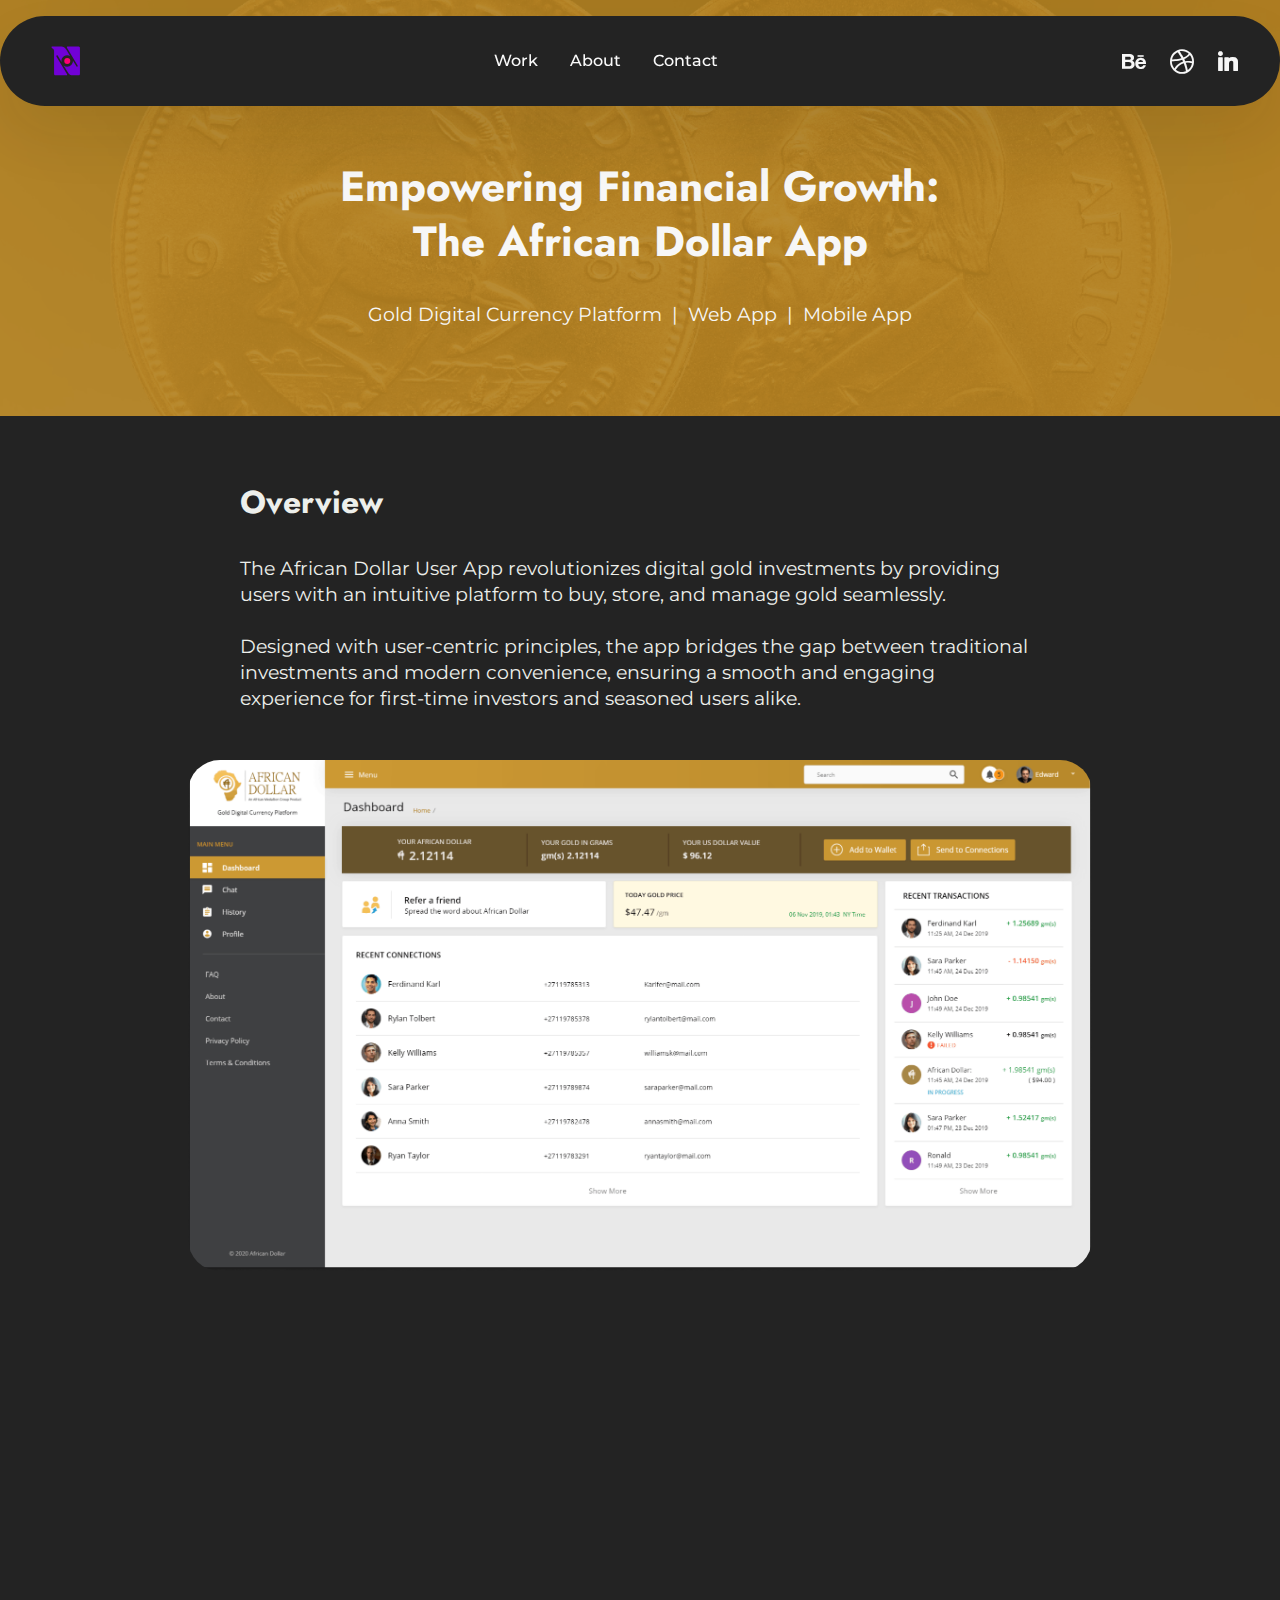
<file: page8.html>
<!DOCTYPE html>
<html  >
<head>
  <!-- Site made with Mobirise Website Builder v5.9.18, https://mobirise.com -->
  <meta charset="UTF-8">
  <meta http-equiv="X-UA-Compatible" content="IE=edge">
  <meta name="generator" content="Mobirise v5.9.18, mobirise.com">
  <meta name="viewport" content="width=device-width, initial-scale=1, minimum-scale=1">
  <link rel="shortcut icon" href="assets/images/nupix-logo-brand-small-100.svg" type="image/x-icon">
  <meta name="description" content="">
  
  
  <title>CS-AfricanDollar</title>
  <link rel="stylesheet" href="assets/web/assets/mobirise-icons2/mobirise2.css">
  <link rel="stylesheet" href="assets/bootstrap/css/bootstrap.min.css">
  <link rel="stylesheet" href="assets/bootstrap/css/bootstrap-grid.min.css">
  <link rel="stylesheet" href="assets/bootstrap/css/bootstrap-reboot.min.css">
  <link rel="stylesheet" href="assets/animatecss/animate.css">
  <link rel="stylesheet" href="assets/dropdown/css/style.css">
  <link rel="stylesheet" href="assets/socicon/css/styles.css">
  <link rel="stylesheet" href="assets/theme/css/style.css">
  <link rel="preload" href="https://fonts.googleapis.com/css?family=Jost:100,200,300,400,500,600,700,800,900,100i,200i,300i,400i,500i,600i,700i,800i,900i&display=swap" as="style" onload="this.onload=null;this.rel='stylesheet'">
  <noscript><link rel="stylesheet" href="https://fonts.googleapis.com/css?family=Jost:100,200,300,400,500,600,700,800,900,100i,200i,300i,400i,500i,600i,700i,800i,900i&display=swap"></noscript>
  <link rel="preload" href="https://fonts.googleapis.com/css?family=Montserrat:100,200,300,400,500,600,700,800,900,100i,200i,300i,400i,500i,600i,700i,800i,900i&display=swap" as="style" onload="this.onload=null;this.rel='stylesheet'">
  <noscript><link rel="stylesheet" href="https://fonts.googleapis.com/css?family=Montserrat:100,200,300,400,500,600,700,800,900,100i,200i,300i,400i,500i,600i,700i,800i,900i&display=swap"></noscript>
  <link rel="preload" as="style" href="assets/mobirise/css/mbr-additional.css?v=WKv38b"><link rel="stylesheet" href="assets/mobirise/css/mbr-additional.css?v=WKv38b" type="text/css">

  
  
  
</head>
<body>
  
  <section data-bs-version="5.1" class="menu menu1 cid-uAcCDIARbC" once="menu" id="menu01-60">
	

	<nav class="navbar navbar-dropdown navbar-fixed-top navbar-expand-lg">
		<div class="container">
			<div class="navbar-brand">
				<span class="navbar-logo">
					<a href="index.html#header09-8" target="_blank">
						<img src="assets/images/nupix-logo-brand-small-100.svg" alt="Mobirise Website Builder" style="height: 3rem;">
					</a>
				</span>
				
			</div>
			<button class="navbar-toggler" type="button" data-toggle="collapse" data-bs-toggle="collapse" data-target="#navbarSupportedContent" data-bs-target="#navbarSupportedContent" aria-controls="navbarNavAltMarkup" aria-expanded="false" aria-label="Toggle navigation">
				<div class="hamburger">
					<span></span>
					<span></span>
					<span></span>
					<span></span>
				</div>
			</button>
			<div class="collapse navbar-collapse" id="navbarSupportedContent">
				<ul class="navbar-nav nav-dropdown nav-right" data-app-modern-menu="true"><li class="nav-item">
						<a class="nav-link link text-white display-4" href="index.html#article11-e" target="_blank">Work</a>
					</li>
					<li class="nav-item">
						<a class="nav-link link text-white display-4" href="page1.html" aria-expanded="false" target="_blank">About</a>
					</li>
					<li class="nav-item">
						<a class="nav-link link text-white text-primary display-4" href="index.html#features016-s" target="_blank">Contact</a>
					</li></ul>
				<div class="icons-menu">
					<a class="iconfont-wrapper" href="https://www.behance.net/NAGAMANI" target="_blank">
						<span class="p-2 mbr-iconfont socicon-behance socicon" style="font-size: 24px;"></span>
					</a>
					<a class="iconfont-wrapper" href="https://dribbble.com/Nagamani" target="_blank">
						<span class="p-2 mbr-iconfont socicon-dribbble socicon" style="font-size: 24px;"></span>
					</a>
					<a class="iconfont-wrapper" href="https://www.linkedin.com/in/nagamani1/" target="_blank">
						<span class="p-2 mbr-iconfont socicon-linkedin socicon" style="font-size: 20px;"></span>
					</a>
					
				</div>
				
			</div>
		</div>
	</nav>
</section>

<section data-bs-version="5.1" class="article11 cid-uAcCDJ6YDC" id="article11-61">
    

    
    <div class="mbr-overlay" style="opacity: 0.9; background-color: rgb(176, 128, 31);">
    </div>
    <div class="container">
        <div class="row justify-content-center">
            <div class="title col-md-12 col-lg-9">
                <h3 class="mbr-section-title mbr-fonts-style align-center mt-0 mb-0 display-2"><div><strong>Empowering Financial Growth: </strong></div><div><strong>The African Dollar App</strong></div></h3>
                <h4 class="mbr-section-subtitle align-center mbr-fonts-style mt-4 display-7">Gold Digital Currency Platform&nbsp; |&nbsp; Web App&nbsp; |&nbsp; Mobile App</h4>
                
            </div>
        </div>
    </div>
</section>

<section data-bs-version="5.1" class="article12 cid-uAcCDJnrJO" id="article12-62">    
    
    <div class="container">
        <div class="row justify-content-center">
            <div class="col-md-12 col-lg-8">
                <h3 class="mbr-section-title mbr-fonts-style mb-4 mt-0 display-5">
                <strong>Overview</strong></h3>
                
                <p class="mbr-text mbr-fonts-style display-7">The African Dollar User App revolutionizes digital gold investments by providing users with an intuitive platform to buy, store, and manage gold seamlessly.<br> <br>Designed with user-centric principles, the app bridges the gap between traditional investments and modern convenience, ensuring a smooth and engaging experience for first-time investors and seasoned users alike.<br></p>
            </div>
        </div>
    </div>
</section>

<section data-bs-version="5.1" class="image01 cid-uAcCDJvUgY" id="image01-63">
  

  
  

  <div class="container">
    <div class="row justify-content-center">
      <div class="col-12 col-lg-9">
        <div class="image-wrapper mb-4">
          <img class="w-100" src="assets/images/3.1-africandollar-1920-dashboard-1-1916x1081.png" alt="Mobirise Website Builder">
        </div>
        
        
      </div>
    </div>
  </div>
</section>

<section data-bs-version="5.1" class="article17 cid-uAcCDJEkR4" id="article17-64">
  

  <div class="container">
    <div class="row justify-content-center">
      <div class="counter-container col-md-12 col-lg-8">
        <div class="row mb-5 justify-content-center">
          <div class="col-12 content-head">
            <h3 class="mbr-section-title mbr-fonts-style align-center mb-0 display-5">
              <strong>Basic Information</strong></h3>
            
          </div>
        </div>
        <div class="mbr-text mbr-fonts-style display-7">
          <ol>
            <li><strong>Client -&nbsp;</strong>&nbsp;African Dollar Medallion Group</li>
            <li><strong>Duration -</strong> 3 Months</li>
            <li><strong>Year -&nbsp;</strong>&nbsp;2020</li><li><strong style="font-size: 1.2rem;">Role -  </strong><span style="font-size: 1.2rem;">UI/UX Designer</span></li><li><strong>Platforms</strong> - Responsive web app for Super admin &amp; Mobile app for users&nbsp;</li>
          </ol>
          <ol>
          </ol>
        </div>
      </div>
    </div>
  </div>
</section>

<section data-bs-version="5.1" class="article12 cid-uAcCDJLb8q" id="article12-65">    
    
    <div class="container">
        <div class="row justify-content-center">
            <div class="col-md-12 col-lg-8">
                <h3 class="mbr-section-title mbr-fonts-style mb-4 mt-0 display-5"><strong>Brand Identity: Logo and Currency Symbol</strong></h3>
                
                <p class="mbr-text mbr-fonts-style display-7">The African Dollar project required a strong and meaningful brand identity to resonate with its purpose and audience. <br><br>To achieve this, I designed a unique currency symbol and a logo that encapsulate the essence of the platform.<br></p>
            </div>
        </div>
    </div>
</section>

<section data-bs-version="5.1" class="article12 cid-uAcCDJSE0X" id="article12-66">    
    
    <div class="container">
        <div class="row justify-content-center">
            <div class="col-md-12 col-lg-8">
                <h3 class="mbr-section-title mbr-fonts-style mb-4 mt-0 display-7"><strong>Currency Symbol</strong></h3>
                
                <p class="mbr-text mbr-fonts-style display-7">The currency symbol is a creative fusion of the letters A and D, representing "African Dollar." <br><br>Two horizontal lines were added to signify stability and trust, reflecting the core values of the platform. <br><br>The minimalist design ensures clarity and recognizability, making it ideal for both digital and print mediums.<br></p>
            </div>
        </div>
    </div>
</section>

<section data-bs-version="5.1" class="image01 cid-uAcFwIPc0q" id="image01-6o">
  

  
  

  <div class="container">
    <div class="row justify-content-center">
      <div class="col-12 col-lg-9">
        <div class="image-wrapper mb-4">
          <img class="w-100" src="assets/images/ad-symbol-1512x982.png" alt="Mobirise Website Builder">
        </div>
        
        
      </div>
    </div>
  </div>
</section>

<section data-bs-version="5.1" class="article12 cid-uAcG1xAcx7" id="article12-6p">    
    
    <div class="container">
        <div class="row justify-content-center">
            <div class="col-md-12 col-lg-8">
                <h3 class="mbr-section-title mbr-fonts-style mb-4 mt-0 display-7"><strong>Logo Design</strong></h3>
                
                <p class="mbr-text mbr-fonts-style display-7">The logo integrates the currency symbol within the outline of the African continent, emphasizing its origin and connection to Africa.<br> <br>The combination of the symbol and continent shape visually communicates both the local relevance and the global aspirations of the African Dollar.<br><br>Through this cohesive branding, the African Dollar establishes itself as a reliable and innovative digital gold currency platform rooted in African heritage.<br></p>
            </div>
        </div>
    </div>
</section>

<section data-bs-version="5.1" class="image01 cid-uAcG3wauTJ" id="image01-6q">
  

  
  

  <div class="container">
    <div class="row justify-content-center">
      <div class="col-12 col-lg-9">
        <div class="image-wrapper mb-4">
          <img class="w-100" src="assets/images/ad-logo-1512x982.png" alt="Mobirise Website Builder">
        </div>
        
        
      </div>
    </div>
  </div>
</section>

<section data-bs-version="5.1" class="article12 cid-uAcCDJY9Er" id="article12-67">    
    
    <div class="container">
        <div class="row justify-content-center">
            <div class="col-md-12 col-lg-8">
                <h3 class="mbr-section-title mbr-fonts-style mb-4 mt-0 display-5"><strong>Pain Points</strong></h3>
                
                <p class="mbr-text mbr-fonts-style display-7"><strong>Super Admin</strong><strong><br></strong><br>- Difficulty managing user data, transactions, and system scalability.<br>- Ensuring security and fraud prevention.<br>- Limited real-time monitoring and reporting capabilities.<br>- Inefficient handling of user queries and support.<br><br><strong>User</strong><br><br>- Concerns about platform security and reliability.<br>- Lack of clarity in fees, rates, and transactions.<br>- Limited knowledge about digital gold investments.<br>- Complex navigation and absence of engaging features.<br>- Missing timely alerts for gold prices and account activities.<br></p>
            </div>
        </div>
    </div>
</section>

<section data-bs-version="5.1" class="article12 cid-uAcCDKBhh8" id="article12-6c">    
    
    <div class="container">
        <div class="row justify-content-center">
            <div class="col-md-12 col-lg-8">
                <h3 class="mbr-section-title mbr-fonts-style mb-4 mt-0 display-5"><strong>Key Features</strong></h3>
                
                <p class="mbr-text mbr-fonts-style display-7"><strong>User Dashboard:</strong> Real-time gold and currency values with portfolio insights.<br><br><strong>Digital Wallet:</strong> Secure gold storage with detailed transaction history.<br><br><strong>Buy Gold: </strong>Quick and transparent gold purchases with live pricing.<br><br><strong>Send Gold:</strong> Securely transfer gold with in-app messaging.<br><br><strong>Referral Program:</strong> Earn gold rewards for inviting others.<br><br><strong>Educational Resources: </strong>Guides and articles to support new users.<br><br><strong>Gold Withdrawal: </strong>Convert digital gold to physical gold or cash.<br><br><strong>Custom Alerts: </strong>Notifications for gold price changes.<br><br><strong>History Module: </strong>Detailed records with filtering options.<br><br><strong>Gift Gold: </strong>Send gold as gifts with personalized messages.<br></p>
            </div>
        </div>
    </div>
</section>

<section data-bs-version="5.1" class="image01 cid-uAcCDKMmPZ" id="image01-6d">
  

  
  

  <div class="container">
    <div class="row justify-content-center">
      <div class="col-12 col-lg-9">
        <div class="image-wrapper mb-4">
          <img class="w-100" src="assets/images/3.2-africandollar-1920-add-gold-1916x1081.png" alt="Mobirise Website Builder">
        </div>
        
        
      </div>
    </div>
  </div>
</section>

<section data-bs-version="5.1" class="image01 cid-uAcCDL1GG6" id="image01-6f">
  

  
  

  <div class="container">
    <div class="row justify-content-center">
      <div class="col-12 col-lg-9">
        <div class="image-wrapper mb-4">
          <img class="w-100" src="assets/images/3.6-africandollar-1916x1081.png" alt="Mobirise Website Builder">
        </div>
        
        
      </div>
    </div>
  </div>
</section>

<section data-bs-version="5.1" class="image01 cid-uAcCDL9Uh6" id="image01-6g">
  

  
  

  <div class="container">
    <div class="row justify-content-center">
      <div class="col-12 col-lg-9">
        <div class="image-wrapper mb-4">
          <img class="w-100" src="assets/images/4.1-africandollar-chat-page-1916x1081.png" alt="Mobirise Website Builder">
        </div>
        
        
      </div>
    </div>
  </div>
</section>

<section data-bs-version="5.1" class="image01 cid-uAcIPWl82I" id="image01-6r">
  

  
  

  <div class="container">
    <div class="row justify-content-center">
      <div class="col-12 col-lg-9">
        <div class="image-wrapper mb-4">
          <img class="w-100" src="assets/images/5.2-africandollar-transaction-gold-added-1916x1081.png" alt="Mobirise Website Builder">
        </div>
        
        
      </div>
    </div>
  </div>
</section>

<section data-bs-version="5.1" class="article12 cid-uAcCDLgsnU" id="article12-6h">    
    
    <div class="container">
        <div class="row justify-content-center">
            <div class="col-md-12 col-lg-8">
                <h3 class="mbr-section-title mbr-fonts-style mb-4 mt-0 display-5">
                User Mobile App Screens</h3>
                
                
            </div>
        </div>
    </div>
</section>

<section data-bs-version="5.1" class="image01 cid-uAcCDLm03v" id="image01-6i">
  

  
  

  <div class="container">
    <div class="row justify-content-center">
      <div class="col-12 col-lg-9">
        <div class="image-wrapper mb-4">
          <img class="w-100" src="assets/images/ad-mob1-1512x982.png" alt="Mobirise Website Builder">
        </div>
        
        
      </div>
    </div>
  </div>
</section>

<section data-bs-version="5.1" class="image01 cid-uAcCDLwccD" id="image01-6j">
  

  
  

  <div class="container">
    <div class="row justify-content-center">
      <div class="col-12 col-lg-9">
        <div class="image-wrapper mb-4">
          <img class="w-100" src="assets/images/ad-mob2-1512x982.png" alt="Mobirise Website Builder">
        </div>
        
        
      </div>
    </div>
  </div>
</section>

<section data-bs-version="5.1" class="numbers01 cid-uAcCDLDnTE" id="numbers01-6k">
	
	
	<div class="container">
		<div class="row justify-content-center">
			<div class="col-12 content-head">
				<div class="mbr-section-head mb-5">
					<h4 class="mbr-section-title mbr-fonts-style align-center mb-0 display-2">
						<strong>Impact</strong></h4>
					
					
				</div>
			</div>
		</div>
		<div class="row">
			
			<div class="item features-without-image col-12 col-md-6 col-lg-4 active">
				<div class="item-wrapper">
					<div class="item-content">
						<h5 class="mbr-card-title mbr-fonts-style mt-0 mb-3 mbr-number display-2"><strong>25%</strong></h5>
						
						<p class="card-text mbr-fonts-style mt-0 mb-3 display-7">Increase in user retention with engaging features.<br></p>
						
					</div>

				</div>
			</div>
			<div class="item features-without-image col-12 col-md-6 col-lg-4">
				<div class="item-wrapper">
					<div class="item-content">
						<h5 class="mbr-card-title mbr-fonts-style mt-0 mb-3 mbr-number display-2"><strong>90%</strong></h5>
						
						<p class="card-text mbr-fonts-style mt-0 mb-3 display-7">Positive usability feedback during testing.<br></p>
						
					</div>
				</div>
			</div><div class="item features-without-image col-12 col-md-6 col-lg-4">
				<div class="item-wrapper">
					<div class="item-content">
						<h5 class="mbr-card-title mbr-fonts-style mt-0 mb-3 mbr-number display-2"><strong>15%</strong></h5>
						
						<p class="card-text mbr-fonts-style mt-0 mb-3 display-7">Growth in transaction volume in three months.<br></p>
						
					</div>

				</div>
			</div>
		</div>
	</div>
</section>

<section data-bs-version="5.1" class="article12 cid-uAcCDLQcyo" id="article12-6l">    
    
    <div class="container">
        <div class="row justify-content-center">
            <div class="col-md-12 col-lg-8">
                <h3 class="mbr-section-title mbr-fonts-style mb-4 mt-0 display-5">
                <strong>Learnings</strong></h3>
                
                <p class="mbr-text mbr-fonts-style display-7">Designing the African Dollar platform was an insightful journey that deepened my understanding of crafting user-centric solutions for financial technology. Key takeaways include:<br><br><strong>Trust: </strong>Focused on security and transparency to build user confidence.<br><br><strong>Simplicity: </strong>Streamlined complex processes for easier user navigation.<br><br><strong>Engagement: </strong>Integrated interactive features to improve user retention.<br><br><strong>Scalability: </strong>Designed with future growth in mind to support increasing demand.<br><br><strong>Balance:</strong> Combined functionality and user experience for impactful design.<br><br>This project reinforced the importance of combining usability, functionality, and trust to deliver a meaningful and impactful digital product.<br></p>
            </div>
        </div>
    </div>
</section>

<section data-bs-version="5.1" class="article12 cid-uAeZxR6gDI" id="article12-75">    
    
    <div class="container">
        <div class="row justify-content-center">
            <div class="col-md-12 col-lg-8">
                <h3 class="mbr-section-title mbr-fonts-style mb-4 mt-0 display-5"><strong>Explore More</strong></h3>
                
                
            </div>
        </div>
    </div>
</section>

<section data-bs-version="5.1" class="start article2 cid-uAeZySPtpV" id="article02-76">
	

	
	

	<div class="container">
		<div class="row justify-content-center">
			<div class="col-12 col-md-12 col-lg-5 image-wrapper">
				<a href="page7.html" target="_blank"><img class="w-100" src="assets/images/fms-1036x670.png" alt="Mobirise Website Builder"></a>
			</div>
			<div class="col-12 col-md-12 col-lg">
				<div class="text-wrapper align-left">
					<h1 class="mbr-section-title mbr-fonts-style mb-4 display-5"><a href="page7.html" class="text-white text-primary" target="_blank">FMS: Optimizing Facilities with AI Intelligence and Sustainable Goals</a></h1>
					<p class="mbr-text align-left mbr-fonts-style mb-4 display-7">
					Discover how I designed an AI-driven Facility Management System with a web app for Facility Managers and a mobile app for Technicians.</p>
					<div class="mbr-section-btn align-left mt-3"><a class="btn btn-primary display-4" href="page7.html" target="_blank">Read case study</a></div>
				</div>
			</div>
		</div>
	</div>
</section>

<section data-bs-version="5.1" class="features16 cid-uAcCDLY5Yp" id="features016-6m">  
  
  
  
  <div class="container">
    <div class="row justify-content-center mb-5">
      <div class="col-12 content-head">
        
        <h5 class="mbr-section-subtitle mbr-fonts-style align-center mb-0 mt-4 display-5"><strong>Let’s connect &amp; collaborate! ✌️.</strong></h5>
      </div>
    </div>
    <div class="row justify-content-center">
      <div class="item features-without-image col-12 col-lg-3">
        <div class="item-wrapper">
          <div class="card-box">
            <div class="img-box">
              <div class="image-wrapper mb-3">
                <a href="https://www.behance.net/NAGAMANI" target="_blank"><img src="assets/images/icn-behance.svg" alt="Mobirise Website Builder"></a>
              </div>
            </div>
            <h4 class="card-title mbr-fonts-style mb-0 display-7">
              <strong>Behance</strong></h4>
            
            <div class="link-wrap">
              
            </div>
          </div>
        </div>
      </div>
      <div class="item features-without-image col-12 col-lg-3">
        <div class="item-wrapper">
          <div class="card-box">
            <div class="img-box">
              <div class="image-wrapper mb-3">
                <a href="https://dribbble.com/Nagamani" target="_blank"><img src="assets/images/icn-dribbble.svg" alt="Mobirise Website Builder"></a>
              </div>
            </div>
            <h4 class="card-title mbr-fonts-style mb-0 display-7">
              <strong>Dribbble</strong></h4>
            
            <div class="link-wrap">
              
            </div>
          </div>
        </div>
      </div>
      <div class="item features-without-image col-12 col-lg-3">
        <div class="item-wrapper">
          <div class="card-box">
            <div class="img-box">
              <div class="image-wrapper mb-3">
                <a href="https://www.linkedin.com/in/nagamani1/" target="_blank"><img src="assets/images/icn-linkedin.svg" alt="Mobirise Website Builder"></a>
              </div>
            </div>
            <h4 class="card-title mbr-fonts-style mb-0 display-7">
              <strong>Linked In</strong></h4>
            
            <div class="link-wrap">
              
            </div>
          </div>
        </div>
      </div>
      <div class="item features-without-image col-12 col-lg-3">
        <div class="item-wrapper">
          <div class="card-box">
            <div class="img-box">
              <div class="image-wrapper mb-3">
                <a href="mailto:maniinwin@gmail.com" target="_blank"><img src="assets/images/icn-website.svg" alt="Mobirise Website Builder"></a>
              </div>
            </div>
            <h4 class="card-title mbr-fonts-style mb-0 display-7">
              <strong>Email</strong></h4>
            
            <div class="link-wrap">
              
            </div>
          </div>
        </div>
      </div>
    </div>
  </div>
</section>

<section data-bs-version="5.1" class="article11 cid-uAcCDM9kyG" id="article11-6n">
    

    
    
    <div class="container">
        <div class="row justify-content-center">
            <div class="title col-md-12 col-lg-8">
                <h3 class="mbr-section-title mbr-fonts-style align-center mt-0 mb-0 display-7">
                <strong>Disclaimer</strong></h3>
                <h4 class="mbr-section-subtitle align-center mbr-fonts-style mt-4 display-4">The projects and case studies showcased on this portfolio website are for illustrative purposes only. Some work is protected under Non-Disclosure Agreements (NDAs), and any proprietary information has been excluded or anonymized. All designs, concepts, and content reflect my role, skills, and experience as a UI/UX designer and are not intended for commercial use or redistribution. <br><br>Representation images used in this portfolio website may include visuals sourced from platforms like <a href="https://www.freepik.com/" class="text-warning" target="_blank">Freepik</a> and <a href="https://www.pexels.com/" class="text-warning" target="_blank">Pexels</a>, adhering to their respective licensing terms.<br><br>© 2025 by Nagamani Palani</h4>
                
            </div>
        </div>
    </div>
</section><script src="assets/bootstrap/js/bootstrap.bundle.min.js"></script>  <script src="assets/smoothscroll/smooth-scroll.js"></script>  <script src="assets/ytplayer/index.js"></script>  <script src="assets/dropdown/js/navbar-dropdown.js"></script>  <script src="assets/theme/js/script.js"></script>  
  
  
 <div id="scrollToTop" class="scrollToTop mbr-arrow-up"><a style="text-align: center;"><i class="mbr-arrow-up-icon mbr-arrow-up-icon-cm cm-icon cm-icon-smallarrow-up"></i></a></div>
    <input name="animation" type="hidden">
  </body>
</html>
</file>
<file: assets/web/assets/mobirise-icons2/mobirise2.css>
@font-face {
  font-family: 'Moririse2';
  font-display: swap;
  src:  url('mobirise2.eot?f2bix4');
  src:  url('mobirise2.eot?f2bix4#iefix') format('embedded-opentype'),
    url('mobirise2.ttf?f2bix4') format('truetype'),
    url('mobirise2.woff?f2bix4') format('woff'),
    url('mobirise2.svg?f2bix4#mobirise2') format('svg');
  font-weight: normal;
  font-style: normal;
}

[class^="mobi-"], [class*=" mobi-"] {
  /* use !important to prevent issues with browser extensions that change fonts */
  font-family: 'Moririse2' !important;
  speak: none;
  font-style: normal;
  font-weight: normal;
  font-variant: normal;
  text-transform: none;
  line-height: 1;

  /* Better Font Rendering =========== */
  -webkit-font-smoothing: antialiased;
  -moz-osx-font-smoothing: grayscale;
}

.mobi-mbri-add-submenu:before {
  content: "\e900";
}
.mobi-mbri-alert:before {
  content: "\e901";
}
.mobi-mbri-align-center:before {
  content: "\e902";
}
.mobi-mbri-align-justify:before {
  content: "\e903";
}
.mobi-mbri-align-left:before {
  content: "\e904";
}
.mobi-mbri-align-right:before {
  content: "\e905";
}
.mobi-mbri-android:before {
  content: "\e906";
}
.mobi-mbri-apple:before {
  content: "\e907";
}
.mobi-mbri-arrow-down:before {
  content: "\e908";
}
.mobi-mbri-arrow-next:before {
  content: "\e909";
}
.mobi-mbri-arrow-prev:before {
  content: "\e90a";
}
.mobi-mbri-arrow-up:before {
  content: "\e90b";
}
.mobi-mbri-bold:before {
  content: "\e90c";
}
.mobi-mbri-bookmark:before {
  content: "\e90d";
}
.mobi-mbri-bootstrap:before {
  content: "\e90e";
}
.mobi-mbri-briefcase:before {
  content: "\e90f";
}
.mobi-mbri-browse:before {
  content: "\e910";
}
.mobi-mbri-bulleted-list:before {
  content: "\e911";
}
.mobi-mbri-calendar:before {
  content: "\e912";
}
.mobi-mbri-camera:before {
  content: "\e913";
}
.mobi-mbri-cart-add:before {
  content: "\e914";
}
.mobi-mbri-cart-full:before {
  content: "\e915";
}
.mobi-mbri-cash:before {
  content: "\e916";
}
.mobi-mbri-change-style:before {
  content: "\e917";
}
.mobi-mbri-chat:before {
  content: "\e918";
}
.mobi-mbri-clock:before {
  content: "\e919";
}
.mobi-mbri-close:before {
  content: "\e91a";
}
.mobi-mbri-cloud:before {
  content: "\e91b";
}
.mobi-mbri-code:before {
  content: "\e91c";
}
.mobi-mbri-contact-form:before {
  content: "\e91d";
}
.mobi-mbri-credit-card:before {
  content: "\e91e";
}
.mobi-mbri-cursor-click:before {
  content: "\e91f";
}
.mobi-mbri-cust-feedback:before {
  content: "\e920";
}
.mobi-mbri-database:before {
  content: "\e921";
}
.mobi-mbri-delivery:before {
  content: "\e922";
}
.mobi-mbri-desktop:before {
  content: "\e923";
}
.mobi-mbri-devices:before {
  content: "\e924";
}
.mobi-mbri-down:before {
  content: "\e925";
}
.mobi-mbri-download-2:before {
  content: "\e926";
}
.mobi-mbri-download:before {
  content: "\e927";
}
.mobi-mbri-drag-n-drop-2:before {
  content: "\e928";
}
.mobi-mbri-drag-n-drop:before {
  content: "\e929";
}
.mobi-mbri-edit-2:before {
  content: "\e92a";
}
.mobi-mbri-edit:before {
  content: "\e92b";
}
.mobi-mbri-error:before {
  content: "\e92c";
}
.mobi-mbri-extension:before {
  content: "\e92d";
}
.mobi-mbri-features:before {
  content: "\e92e";
}
.mobi-mbri-file:before {
  content: "\e92f";
}
.mobi-mbri-flag:before {
  content: "\e930";
}
.mobi-mbri-folder:before {
  content: "\e931";
}
.mobi-mbri-gift:before {
  content: "\e932";
}
.mobi-mbri-github:before {
  content: "\e933";
}
.mobi-mbri-globe-2:before {
  content: "\e934";
}
.mobi-mbri-globe:before {
  content: "\e935";
}
.mobi-mbri-growing-chart:before {
  content: "\e936";
}
.mobi-mbri-hearth:before {
  content: "\e937";
}
.mobi-mbri-help:before {
  content: "\e938";
}
.mobi-mbri-home:before {
  content: "\e939";
}
.mobi-mbri-hot-cup:before {
  content: "\e93a";
}
.mobi-mbri-idea:before {
  content: "\e93b";
}
.mobi-mbri-image-gallery:before {
  content: "\e93c";
}
.mobi-mbri-image-slider:before {
  content: "\e93d";
}
.mobi-mbri-info:before {
  content: "\e93e";
}
.mobi-mbri-italic:before {
  content: "\e93f";
}
.mobi-mbri-key:before {
  content: "\e940";
}
.mobi-mbri-laptop:before {
  content: "\e941";
}
.mobi-mbri-layers:before {
  content: "\e942";
}
.mobi-mbri-left-right:before {
  content: "\e943";
}
.mobi-mbri-left:before {
  content: "\e944";
}
.mobi-mbri-letter:before {
  content: "\e945";
}
.mobi-mbri-like:before {
  content: "\e946";
}
.mobi-mbri-link:before {
  content: "\e947";
}
.mobi-mbri-lock:before {
  content: "\e948";
}
.mobi-mbri-login:before {
  content: "\e949";
}
.mobi-mbri-logout:before {
  content: "\e94a";
}
.mobi-mbri-magic-stick:before {
  content: "\e94b";
}
.mobi-mbri-map-pin:before {
  content: "\e94c";
}
.mobi-mbri-menu:before {
  content: "\e94d";
}
.mobi-mbri-mobile-2:before {
  content: "\e94e";
}
.mobi-mbri-mobile-horizontal:before {
  content: "\e94f";
}
.mobi-mbri-mobile:before {
  content: "\e950";
}
.mobi-mbri-mobirise:before {
  content: "\e951";
}
.mobi-mbri-more-horizontal:before {
  content: "\e952";
}
.mobi-mbri-more-vertical:before {
  content: "\e953";
}
.mobi-mbri-music:before {
  content: "\e954";
}
.mobi-mbri-new-file:before {
  content: "\e955";
}
.mobi-mbri-numbered-list:before {
  content: "\e956";
}
.mobi-mbri-opened-folder:before {
  content: "\e957";
}
.mobi-mbri-pages:before {
  content: "\e958";
}
.mobi-mbri-paper-plane:before {
  content: "\e959";
}
.mobi-mbri-paperclip:before {
  content: "\e95a";
}
.mobi-mbri-phone:before {
  content: "\e95b";
}
.mobi-mbri-photo:before {
  content: "\e95c";
}
.mobi-mbri-photos:before {
  content: "\e95d";
}
.mobi-mbri-pin:before {
  content: "\e95e";
}
.mobi-mbri-play:before {
  content: "\e95f";
}
.mobi-mbri-plus:before {
  content: "\e960";
}
.mobi-mbri-preview:before {
  content: "\e961";
}
.mobi-mbri-print:before {
  content: "\e962";
}
.mobi-mbri-protect:before {
  content: "\e963";
}
.mobi-mbri-question:before {
  content: "\e964";
}
.mobi-mbri-quote-left:before {
  content: "\e965";
}
.mobi-mbri-quote-right:before {
  content: "\e966";
}
.mobi-mbri-redo:before {
  content: "\e967";
}
.mobi-mbri-refresh:before {
  content: "\e968";
}
.mobi-mbri-responsive-2:before {
  content: "\e969";
}
.mobi-mbri-responsive:before {
  content: "\e96a";
}
.mobi-mbri-right:before {
  content: "\e96b";
}
.mobi-mbri-rocket:before {
  content: "\e96c";
}
.mobi-mbri-sad-face:before {
  content: "\e96d";
}
.mobi-mbri-sale:before {
  content: "\e96e";
}
.mobi-mbri-save:before {
  content: "\e96f";
}
.mobi-mbri-search:before {
  content: "\e970";
}
.mobi-mbri-setting-2:before {
  content: "\e971";
}
.mobi-mbri-setting-3:before {
  content: "\e972";
}
.mobi-mbri-setting:before {
  content: "\e973";
}
.mobi-mbri-share:before {
  content: "\e974";
}
.mobi-mbri-shopping-bag:before {
  content: "\e975";
}
.mobi-mbri-shopping-basket:before {
  content: "\e976";
}
.mobi-mbri-shopping-cart:before {
  content: "\e977";
}
.mobi-mbri-sites:before {
  content: "\e978";
}
.mobi-mbri-smile-face:before {
  content: "\e979";
}
.mobi-mbri-speed:before {
  content: "\e97a";
}
.mobi-mbri-star:before {
  content: "\e97b";
}
.mobi-mbri-success:before {
  content: "\e97c";
}
.mobi-mbri-sun:before {
  content: "\e97d";
}
.mobi-mbri-sun2:before {
  content: "\e97e";
}
.mobi-mbri-tablet-vertical:before {
  content: "\e97f";
}
.mobi-mbri-tablet:before {
  content: "\e980";
}
.mobi-mbri-target:before {
  content: "\e981";
}
.mobi-mbri-timer:before {
  content: "\e982";
}
.mobi-mbri-to-ftp:before {
  content: "\e983";
}
.mobi-mbri-to-local-drive:before {
  content: "\e984";
}
.mobi-mbri-touch-swipe:before {
  content: "\e985";
}
.mobi-mbri-touch:before {
  content: "\e986";
}
.mobi-mbri-trash:before {
  content: "\e987";
}
.mobi-mbri-underline:before {
  content: "\e988";
}
.mobi-mbri-undo:before {
  content: "\e989";
}
.mobi-mbri-unlink:before {
  content: "\e98a";
}
.mobi-mbri-unlock:before {
  content: "\e98b";
}
.mobi-mbri-up-down:before {
  content: "\e98c";
}
.mobi-mbri-up:before {
  content: "\e98d";
}
.mobi-mbri-update:before {
  content: "\e98e";
}
.mobi-mbri-upload-2:before {
  content: "\e98f";
}
.mobi-mbri-upload:before {
  content: "\e990";
}
.mobi-mbri-user-2:before {
  content: "\e991";
}
.mobi-mbri-user:before {
  content: "\e992";
}
.mobi-mbri-users:before {
  content: "\e993";
}
.mobi-mbri-video-play:before {
  content: "\e994";
}
.mobi-mbri-video:before {
  content: "\e995";
}
.mobi-mbri-watch:before {
  content: "\e996";
}
.mobi-mbri-website-theme-2:before {
  content: "\e997";
}
.mobi-mbri-website-theme:before {
  content: "\e998";
}
.mobi-mbri-wifi:before {
  content: "\e999";
}
.mobi-mbri-windows:before {
  content: "\e99a";
}
.mobi-mbri-zoom-in:before {
  content: "\e99b";
}
.mobi-mbri-zoom-out:before {
  content: "\e99c";
}
</file>
<file: assets/parallax/jarallax.css>
.jarallax {
    position: relative;
    z-index: 0;
}
.jarallax > .jarallax-img {
    position: absolute;
    object-fit: cover;
    /* support for plugin https://github.com/bfred-it/object-fit-images */
    font-family: 'object-fit: cover;';
    top: 0;
    left: 0;
    width: 100%;
    height: 100%;
    z-index: -1;
}
</file>
<file: assets/dropdown/css/style.css>
.navbar-dropdown {
  left: 0;
  padding: 0;
  position: absolute;
  right: 0;
  top: 0;
  transition: all 0.45s ease;
  z-index: 1030;
  background: #282828; }
  .navbar-dropdown .navbar-logo {
    margin-right: 0.8rem;
    transition: margin 0.3s ease-in-out;
    vertical-align: middle; }
    .navbar-dropdown .navbar-logo img {
      height: 3.125rem;
      transition: all 0.3s ease-in-out; }
    .navbar-dropdown .navbar-logo.mbr-iconfont {
      font-size: 3.125rem;
      line-height: 3.125rem; }
  .navbar-dropdown .navbar-caption {
    font-weight: 700;
    white-space: normal;
    vertical-align: -4px;
    line-height: 3.125rem !important; }
    .navbar-dropdown .navbar-caption, .navbar-dropdown .navbar-caption:hover {
      color: inherit;
      text-decoration: none; }
  .navbar-dropdown .mbr-iconfont + .navbar-caption {
    vertical-align: -1px; }
  .navbar-dropdown.navbar-fixed-top {
    position: fixed; }
  .navbar-dropdown .navbar-brand span {
    vertical-align: -4px; }
  .navbar-dropdown.bg-color.transparent {
    background: none; }
  .navbar-dropdown.navbar-short .navbar-brand {
    padding: 0.625rem 0; }
    .navbar-dropdown.navbar-short .navbar-brand span {
      vertical-align: -1px; }
  .navbar-dropdown.navbar-short .navbar-caption {
    line-height: 2.375rem !important;
    vertical-align: -2px; }
  .navbar-dropdown.navbar-short .navbar-logo {
    margin-right: 0.5rem; }
    .navbar-dropdown.navbar-short .navbar-logo img {
      height: 2.375rem; }
    .navbar-dropdown.navbar-short .navbar-logo.mbr-iconfont {
      font-size: 2.375rem;
      line-height: 2.375rem; }
  .navbar-dropdown.navbar-short .mbr-table-cell {
    height: 3.625rem; }
  .navbar-dropdown .navbar-close {
    left: 0.6875rem;
    position: fixed;
    top: 0.75rem;
    z-index: 1000; }
  .navbar-dropdown .hamburger-icon {
    content: "";
    display: inline-block;
    vertical-align: middle;
    width: 16px;
    -webkit-box-shadow: 0 -6px 0 1px #282828,0 0 0 1px #282828,0 6px 0 1px #282828;
    -moz-box-shadow: 0 -6px 0 1px #282828,0 0 0 1px #282828,0 6px 0 1px #282828;
    box-shadow: 0 -6px 0 1px #282828,0 0 0 1px #282828,0 6px 0 1px #282828; }

.dropdown-menu .dropdown-toggle[data-toggle="dropdown-submenu"]::after {
  border-bottom: 0.35em solid transparent;
  border-left: 0.35em solid;
  border-right: 0;
  border-top: 0.35em solid transparent;
  margin-left: 0.3rem; }

.dropdown-menu .dropdown-item:focus {
  outline: 0; }

.nav-dropdown {
  font-size: 0.75rem;
  font-weight: 500;
  height: auto !important; }
  .nav-dropdown .nav-btn {
    padding-left: 1rem; }
  .nav-dropdown .link {
    margin: .667em 1.667em;
    font-weight: 500;
    padding: 0;
    transition: color .2s ease-in-out; }
    .nav-dropdown .link.dropdown-toggle {
      margin-right: 2.583em; }
      .nav-dropdown .link.dropdown-toggle::after {
        margin-left: .25rem;
        border-top: 0.35em solid;
        border-right: 0.35em solid transparent;
        border-left: 0.35em solid transparent;
        border-bottom: 0; }
      .nav-dropdown .link.dropdown-toggle[aria-expanded="true"] {
        margin: 0;
        padding: 0.667em 3.263em  0.667em 1.667em; }
  .nav-dropdown .link::after,
  .nav-dropdown .dropdown-item::after {
    color: inherit; }
  .nav-dropdown .btn {
    font-size: 0.75rem;
    font-weight: 700;
    letter-spacing: 0;
    margin-bottom: 0;
    padding-left: 1.25rem;
    padding-right: 1.25rem; }
  .nav-dropdown .dropdown-menu {
    border-radius: 0;
    border: 0;
    left: 0;
    margin: 0;
    padding-bottom: 1.25rem;
    padding-top: 1.25rem;
    position: relative; }
  .nav-dropdown .dropdown-submenu {
    margin-left: 0.125rem;
    top: 0; }
  .nav-dropdown .dropdown-item {
    font-weight: 500;
    line-height: 2;
    padding: 0.3846em 4.615em 0.3846em 1.5385em;
    position: relative;
    transition: color .2s ease-in-out, background-color .2s ease-in-out; }
    .nav-dropdown .dropdown-item::after {
      margin-top: -0.3077em;
      position: absolute;
      right: 1.1538em;
      top: 50%; }
    .nav-dropdown .dropdown-item:focus, .nav-dropdown .dropdown-item:hover {
      background: none; }

@media (max-width: 767px) {
  .nav-dropdown.navbar-toggleable-sm {
    bottom: 0;
    display: none;
    left: 0;
    overflow-x: hidden;
    position: fixed;
    top: 0;
    transform: translateX(-100%);
    -ms-transform: translateX(-100%);
    -webkit-transform: translateX(-100%);
    width: 18.75rem;
    z-index: 999; } }
.nav-dropdown.navbar-toggleable-xl {
  bottom: 0;
  display: none;
  left: 0;
  overflow-x: hidden;
  position: fixed;
  top: 0;
  transform: translateX(-100%);
  -ms-transform: translateX(-100%);
  -webkit-transform: translateX(-100%);
  width: 18.75rem;
  z-index: 999; }

.nav-dropdown-sm {
  display: block !important;
  overflow-x: hidden;
  overflow: auto;
  padding-top: 3.875rem; }
  .nav-dropdown-sm::after {
    content: "";
    display: block;
    height: 3rem;
    width: 100%; }
  .nav-dropdown-sm.collapse.in ~ .navbar-close {
    display: block !important; }
  .nav-dropdown-sm.collapsing, .nav-dropdown-sm.collapse.in {
    transform: translateX(0);
    -ms-transform: translateX(0);
    -webkit-transform: translateX(0);
    transition: all 0.25s ease-out;
    -webkit-transition: all 0.25s ease-out;
    background: #282828; }
  .nav-dropdown-sm.collapsing[aria-expanded="false"] {
    transform: translateX(-100%);
    -ms-transform: translateX(-100%);
    -webkit-transform: translateX(-100%); }
  .nav-dropdown-sm .nav-item {
    display: block;
    margin-left: 0 !important;
    padding-left: 0; }
  .nav-dropdown-sm .link,
  .nav-dropdown-sm .dropdown-item {
    border-top: 1px dotted rgba(255, 255, 255, 0.1);
    font-size: 0.8125rem;
    line-height: 1.6;
    margin: 0 !important;
    padding: 0.875rem 2.4rem 0.875rem 1.5625rem !important;
    position: relative;
    white-space: normal; }
    .nav-dropdown-sm .link:focus, .nav-dropdown-sm .link:hover,
    .nav-dropdown-sm .dropdown-item:focus,
    .nav-dropdown-sm .dropdown-item:hover {
      background: rgba(0, 0, 0, 0.2) !important;
      color: #c0a375; }
  .nav-dropdown-sm .nav-btn {
    position: relative;
    padding: 1.5625rem 1.5625rem 0 1.5625rem; }
    .nav-dropdown-sm .nav-btn::before {
      border-top: 1px dotted rgba(255, 255, 255, 0.1);
      content: "";
      left: 0;
      position: absolute;
      top: 0;
      width: 100%; }
    .nav-dropdown-sm .nav-btn + .nav-btn {
      padding-top: 0.625rem; }
      .nav-dropdown-sm .nav-btn + .nav-btn::before {
        display: none; }
  .nav-dropdown-sm .btn {
    padding: 0.625rem 0; }
  .nav-dropdown-sm .dropdown-toggle[data-toggle="dropdown-submenu"]::after {
    margin-left: .25rem;
    border-top: 0.35em solid;
    border-right: 0.35em solid transparent;
    border-left: 0.35em solid transparent;
    border-bottom: 0; }
  .nav-dropdown-sm .dropdown-toggle[data-toggle="dropdown-submenu"][aria-expanded="true"]::after {
    border-top: 0;
    border-right: 0.35em solid transparent;
    border-left: 0.35em solid transparent;
    border-bottom: 0.35em solid; }
  .nav-dropdown-sm .dropdown-menu {
    margin: 0;
    padding: 0;
    position: relative;
    top: 0;
    left: 0;
    width: 100%;
    border: 0;
    float: none;
    border-radius: 0;
    background: none; }
  .nav-dropdown-sm .dropdown-submenu {
    left: 100%;
    margin-left: 0.125rem;
    margin-top: -1.25rem;
    top: 0; }

.navbar-toggleable-sm .nav-dropdown .dropdown-menu {
  position: absolute; }

.navbar-toggleable-sm .nav-dropdown .dropdown-submenu {
  left: 100%;
  margin-left: 0.125rem;
  margin-top: -1.25rem;
  top: 0; }

.navbar-toggleable-sm.opened .nav-dropdown .dropdown-menu {
  position: relative; }

.navbar-toggleable-sm.opened .nav-dropdown .dropdown-submenu {
  left: 0;
  margin-left: 00rem;
  margin-top: 0rem;
  top: 0; }

.is-builder .nav-dropdown.collapsing {
  transition: none !important; }
</file>
<file: assets/socicon/css/styles.css>
@charset "UTF-8";

@font-face {
  font-family: 'Socicon';
  src:  url('../fonts/socicon.eot');
  src:  url('../fonts/socicon.eot?#iefix') format('embedded-opentype'),
    url('../fonts/socicon.woff2') format('woff2'),
    url('../fonts/socicon.ttf') format('truetype'),
    url('../fonts/socicon.woff') format('woff'),
    url('../fonts/socicon.svg#socicon') format('svg');
  font-weight: normal;
  font-style: normal;
  font-display: swap;
}

[data-icon]:before {
  font-family: "socicon" !important;
  content: attr(data-icon);
  font-style: normal !important;
  font-weight: normal !important;
  font-variant: normal !important;
  text-transform: none !important;
  speak: none;
  line-height: 1;
  -webkit-font-smoothing: antialiased;
  -moz-osx-font-smoothing: grayscale;
}

[class^="socicon-"], [class*=" socicon-"] {
  /* use !important to prevent issues with browser extensions that change fonts */
  font-family: 'Socicon' !important;
  speak: none;
  font-style: normal;
  font-weight: normal;
  font-variant: normal;
  text-transform: none;
  line-height: 1;

  /* Better Font Rendering =========== */
  -webkit-font-smoothing: antialiased;
  -moz-osx-font-smoothing: grayscale;
}

.socicon-500px:before {
  content: "\e000";
}
.socicon-8tracks:before {
  content: "\e001";
}
.socicon-airbnb:before {
  content: "\e002";
}
.socicon-alliance:before {
  content: "\e003";
}
.socicon-amazon:before {
  content: "\e004";
}
.socicon-amplement:before {
  content: "\e005";
}
.socicon-android:before {
  content: "\e006";
}
.socicon-angellist:before {
  content: "\e007";
}
.socicon-apple:before {
  content: "\e008";
}
.socicon-appnet:before {
  content: "\e009";
}
.socicon-baidu:before {
  content: "\e00a";
}
.socicon-bandcamp:before {
  content: "\e00b";
}
.socicon-battlenet:before {
  content: "\e00c";
}
.socicon-mixer:before {
  content: "\e00d";
}
.socicon-bebee:before {
  content: "\e00e";
}
.socicon-bebo:before {
  content: "\e00f";
}
.socicon-behance:before {
  content: "\e010";
}
.socicon-blizzard:before {
  content: "\e011";
}
.socicon-blogger:before {
  content: "\e012";
}
.socicon-buffer:before {
  content: "\e013";
}
.socicon-chrome:before {
  content: "\e014";
}
.socicon-coderwall:before {
  content: "\e015";
}
.socicon-curse:before {
  content: "\e016";
}
.socicon-dailymotion:before {
  content: "\e017";
}
.socicon-deezer:before {
  content: "\e018";
}
.socicon-delicious:before {
  content: "\e019";
}
.socicon-deviantart:before {
  content: "\e01a";
}
.socicon-diablo:before {
  content: "\e01b";
}
.socicon-digg:before {
  content: "\e01c";
}
.socicon-discord:before {
  content: "\e01d";
}
.socicon-disqus:before {
  content: "\e01e";
}
.socicon-douban:before {
  content: "\e01f";
}
.socicon-draugiem:before {
  content: "\e020";
}
.socicon-dribbble:before {
  content: "\e021";
}
.socicon-drupal:before {
  content: "\e022";
}
.socicon-ebay:before {
  content: "\e023";
}
.socicon-ello:before {
  content: "\e024";
}
.socicon-endomodo:before {
  content: "\e025";
}
.socicon-envato:before {
  content: "\e026";
}
.socicon-etsy:before {
  content: "\e027";
}
.socicon-facebook:before {
  content: "\e028";
}
.socicon-feedburner:before {
  content: "\e029";
}
.socicon-filmweb:before {
  content: "\e02a";
}
.socicon-firefox:before {
  content: "\e02b";
}
.socicon-flattr:before {
  content: "\e02c";
}
.socicon-flickr:before {
  content: "\e02d";
}
.socicon-formulr:before {
  content: "\e02e";
}
.socicon-forrst:before {
  content: "\e02f";
}
.socicon-foursquare:before {
  content: "\e030";
}
.socicon-friendfeed:before {
  content: "\e031";
}
.socicon-github:before {
  content: "\e032";
}
.socicon-goodreads:before {
  content: "\e033";
}
.socicon-google:before {
  content: "\e034";
}
.socicon-googlescholar:before {
  content: "\e035";
}
.socicon-googlegroups:before {
  content: "\e036";
}
.socicon-googlephotos:before {
  content: "\e037";
}
.socicon-googleplus:before {
  content: "\e038";
}
.socicon-grooveshark:before {
  content: "\e039";
}
.socicon-hackerrank:before {
  content: "\e03a";
}
.socicon-hearthstone:before {
  content: "\e03b";
}
.socicon-hellocoton:before {
  content: "\e03c";
}
.socicon-heroes:before {
  content: "\e03d";
}
.socicon-smashcast:before {
  content: "\e03e";
}
.socicon-horde:before {
  content: "\e03f";
}
.socicon-houzz:before {
  content: "\e040";
}
.socicon-icq:before {
  content: "\e041";
}
.socicon-identica:before {
  content: "\e042";
}
.socicon-imdb:before {
  content: "\e043";
}
.socicon-instagram:before {
  content: "\e044";
}
.socicon-issuu:before {
  content: "\e045";
}
.socicon-istock:before {
  content: "\e046";
}
.socicon-itunes:before {
  content: "\e047";
}
.socicon-keybase:before {
  content: "\e048";
}
.socicon-lanyrd:before {
  content: "\e049";
}
.socicon-lastfm:before {
  content: "\e04a";
}
.socicon-line:before {
  content: "\e04b";
}
.socicon-linkedin:before {
  content: "\e04c";
}
.socicon-livejournal:before {
  content: "\e04d";
}
.socicon-lyft:before {
  content: "\e04e";
}
.socicon-macos:before {
  content: "\e04f";
}
.socicon-mail:before {
  content: "\e050";
}
.socicon-medium:before {
  content: "\e051";
}
.socicon-meetup:before {
  content: "\e052";
}
.socicon-mixcloud:before {
  content: "\e053";
}
.socicon-modelmayhem:before {
  content: "\e054";
}
.socicon-mumble:before {
  content: "\e055";
}
.socicon-myspace:before {
  content: "\e056";
}
.socicon-newsvine:before {
  content: "\e057";
}
.socicon-nintendo:before {
  content: "\e058";
}
.socicon-npm:before {
  content: "\e059";
}
.socicon-odnoklassniki:before {
  content: "\e05a";
}
.socicon-openid:before {
  content: "\e05b";
}
.socicon-opera:before {
  content: "\e05c";
}
.socicon-outlook:before {
  content: "\e05d";
}
.socicon-overwatch:before {
  content: "\e05e";
}
.socicon-patreon:before {
  content: "\e05f";
}
.socicon-paypal:before {
  content: "\e060";
}
.socicon-periscope:before {
  content: "\e061";
}
.socicon-persona:before {
  content: "\e062";
}
.socicon-pinterest:before {
  content: "\e063";
}
.socicon-play:before {
  content: "\e064";
}
.socicon-player:before {
  content: "\e065";
}
.socicon-playstation:before {
  content: "\e066";
}
.socicon-pocket:before {
  content: "\e067";
}
.socicon-qq:before {
  content: "\e068";
}
.socicon-quora:before {
  content: "\e069";
}
.socicon-raidcall:before {
  content: "\e06a";
}
.socicon-ravelry:before {
  content: "\e06b";
}
.socicon-reddit:before {
  content: "\e06c";
}
.socicon-renren:before {
  content: "\e06d";
}
.socicon-researchgate:before {
  content: "\e06e";
}
.socicon-residentadvisor:before {
  content: "\e06f";
}
.socicon-reverbnation:before {
  content: "\e070";
}
.socicon-rss:before {
  content: "\e071";
}
.socicon-sharethis:before {
  content: "\e072";
}
.socicon-skype:before {
  content: "\e073";
}
.socicon-slideshare:before {
  content: "\e074";
}
.socicon-smugmug:before {
  content: "\e075";
}
.socicon-snapchat:before {
  content: "\e076";
}
.socicon-songkick:before {
  content: "\e077";
}
.socicon-soundcloud:before {
  content: "\e078";
}
.socicon-spotify:before {
  content: "\e079";
}
.socicon-stackexchange:before {
  content: "\e07a";
}
.socicon-stackoverflow:before {
  content: "\e07b";
}
.socicon-starcraft:before {
  content: "\e07c";
}
.socicon-stayfriends:before {
  content: "\e07d";
}
.socicon-steam:before {
  content: "\e07e";
}
.socicon-storehouse:before {
  content: "\e07f";
}
.socicon-strava:before {
  content: "\e080";
}
.socicon-streamjar:before {
  content: "\e081";
}
.socicon-stumbleupon:before {
  content: "\e082";
}
.socicon-swarm:before {
  content: "\e083";
}
.socicon-teamspeak:before {
  content: "\e084";
}
.socicon-teamviewer:before {
  content: "\e085";
}
.socicon-technorati:before {
  content: "\e086";
}
.socicon-telegram:before {
  content: "\e087";
}
.socicon-tripadvisor:before {
  content: "\e088";
}
.socicon-tripit:before {
  content: "\e089";
}
.socicon-triplej:before {
  content: "\e08a";
}
.socicon-tumblr:before {
  content: "\e08b";
}
.socicon-twitch:before {
  content: "\e08c";
}
.socicon-twitter:before {
  content: "\e08d";
}
.socicon-uber:before {
  content: "\e08e";
}
.socicon-ventrilo:before {
  content: "\e08f";
}
.socicon-viadeo:before {
  content: "\e090";
}
.socicon-viber:before {
  content: "\e091";
}
.socicon-viewbug:before {
  content: "\e092";
}
.socicon-vimeo:before {
  content: "\e093";
}
.socicon-vine:before {
  content: "\e094";
}
.socicon-vkontakte:before {
  content: "\e095";
}
.socicon-warcraft:before {
  content: "\e096";
}
.socicon-wechat:before {
  content: "\e097";
}
.socicon-weibo:before {
  content: "\e098";
}
.socicon-whatsapp:before {
  content: "\e099";
}
.socicon-wikipedia:before {
  content: "\e09a";
}
.socicon-windows:before {
  content: "\e09b";
}
.socicon-wordpress:before {
  content: "\e09c";
}
.socicon-wykop:before {
  content: "\e09d";
}
.socicon-xbox:before {
  content: "\e09e";
}
.socicon-xing:before {
  content: "\e09f";
}
.socicon-yahoo:before {
  content: "\e0a0";
}
.socicon-yammer:before {
  content: "\e0a1";
}
.socicon-yandex:before {
  content: "\e0a2";
}
.socicon-yelp:before {
  content: "\e0a3";
}
.socicon-younow:before {
  content: "\e0a4";
}
.socicon-youtube:before {
  content: "\e0a5";
}
.socicon-zapier:before {
  content: "\e0a6";
}
.socicon-zerply:before {
  content: "\e0a7";
}
.socicon-zomato:before {
  content: "\e0a8";
}
.socicon-zynga:before {
  content: "\e0a9";
}
.socicon-spreadshirt:before {
  content: "\e901";
}
.socicon-gamejolt:before {
  content: "\e902";
}
.socicon-trello:before {
  content: "\e903";
}
.socicon-tunein:before {
  content: "\e904";
}
.socicon-bloglovin:before {
  content: "\e905";
}
.socicon-gamewisp:before {
  content: "\e906";
}
.socicon-messenger:before {
  content: "\e907";
}
.socicon-pandora:before {
  content: "\e908";
}
.socicon-augment:before {
  content: "\e909";
}
.socicon-bitbucket:before {
  content: "\e90a";
}
.socicon-fyuse:before {
  content: "\e90b";
}
.socicon-yt-gaming:before {
  content: "\e90c";
}
.socicon-sketchfab:before {
  content: "\e90d";
}
.socicon-mobcrush:before {
  content: "\e90e";
}
.socicon-microsoft:before {
  content: "\e90f";
}
.socicon-realtor:before {
  content: "\e910";
}
.socicon-tidal:before {
  content: "\e911";
}
.socicon-qobuz:before {
  content: "\e912";
}
.socicon-natgeo:before {
  content: "\e913";
}
.socicon-mastodon:before {
  content: "\e914";
}
.socicon-unsplash:before {
  content: "\e915";
}
.socicon-homeadvisor:before {
  content: "\e916";
}
.socicon-angieslist:before {
  content: "\e917";
}
.socicon-codepen:before {
  content: "\e918";
}
.socicon-slack:before {
  content: "\e919";
}
.socicon-openaigym:before {
  content: "\e91a";
}
.socicon-logmein:before {
  content: "\e91b";
}
.socicon-fiverr:before {
  content: "\e91c";
}
.socicon-gotomeeting:before {
  content: "\e91d";
}
.socicon-aliexpress:before {
  content: "\e91e";
}
.socicon-guru:before {
  content: "\e91f";
}
.socicon-appstore:before {
  content: "\e920";
}
.socicon-homes:before {
  content: "\e921";
}
.socicon-zoom:before {
  content: "\e922";
}
.socicon-alibaba:before {
  content: "\e923";
}
.socicon-craigslist:before {
  content: "\e924";
}
.socicon-wix:before {
  content: "\e925";
}
.socicon-redfin:before {
  content: "\e926";
}
.socicon-googlecalendar:before {
  content: "\e927";
}
.socicon-shopify:before {
  content: "\e928";
}
.socicon-freelancer:before {
  content: "\e929";
}
.socicon-seedrs:before {
  content: "\e92a";
}
.socicon-bing:before {
  content: "\e92b";
}
.socicon-doodle:before {
  content: "\e92c";
}
.socicon-bonanza:before {
  content: "\e92d";
}
.socicon-squarespace:before {
  content: "\e92e";
}
.socicon-toptal:before {
  content: "\e92f";
}
.socicon-gust:before {
  content: "\e930";
}
.socicon-ask:before {
  content: "\e931";
}
.socicon-trulia:before {
  content: "\e932";
}
.socicon-loomly:before {
  content: "\e933";
}
.socicon-ghost:before {
  content: "\e934";
}
.socicon-upwork:before {
  content: "\e935";
}
.socicon-fundable:before {
  content: "\e936";
}
.socicon-booking:before {
  content: "\e937";
}
.socicon-googlemaps:before {
  content: "\e938";
}
.socicon-zillow:before {
  content: "\e939";
}
.socicon-niconico:before {
  content: "\e93a";
}
.socicon-toneden:before {
  content: "\e93b";
}
.socicon-crunchbase:before {
  content: "\e93c";
}
.socicon-homefy:before {
  content: "\e93d";
}
.socicon-calendly:before {
  content: "\e93e";
}
.socicon-livemaster:before {
  content: "\e93f";
}
.socicon-udemy:before {
  content: "\e940";
}
.socicon-codered:before {
  content: "\e941";
}
.socicon-origin:before {
  content: "\e942";
}
.socicon-nextdoor:before {
  content: "\e943";
}
.socicon-portfolio:before {
  content: "\e944";
}
.socicon-instructables:before {
  content: "\e945";
}
.socicon-gitlab:before {
  content: "\e946";
}
.socicon-hackernews:before {
  content: "\e947";
}
.socicon-smashwords:before {
  content: "\e948";
}
.socicon-kobo:before {
  content: "\e949";
}
.socicon-bookbub:before {
  content: "\e94a";
}
.socicon-mailru:before {
  content: "\e94b";
}
.socicon-moddb:before {
  content: "\e94c";
}
.socicon-indiedb:before {
  content: "\e94d";
}
.socicon-traxsource:before {
  content: "\e94e";
}
.socicon-gamefor:before {
  content: "\e94f";
}
.socicon-pixiv:before {
  content: "\e950";
}
.socicon-myanimelist:before {
  content: "\e951";
}
.socicon-blackberry:before {
  content: "\e952";
}
.socicon-wickr:before {
  content: "\e953";
}
.socicon-spip:before {
  content: "\e954";
}
.socicon-napster:before {
  content: "\e955";
}
.socicon-beatport:before {
  content: "\e956";
}
.socicon-hackerone:before {
  content: "\e957";
}
.socicon-internet:before {
  content: "\e958";
}
.socicon-ubuntu:before {
  content: "\e959";
}
.socicon-artstation:before {
  content: "\e95a";
}
.socicon-invision:before {
  content: "\e95b";
}
.socicon-torial:before {
  content: "\e95c";
}
.socicon-collectorz:before {
  content: "\e95d";
}
.socicon-seenthis:before {
  content: "\e95e";
}
.socicon-googleplaymusic:before {
  content: "\e95f";
}
.socicon-debian:before {
  content: "\e960";
}
.socicon-filmfreeway:before {
  content: "\e961";
}
.socicon-gnome:before {
  content: "\e962";
}
.socicon-itchio:before {
  content: "\e963";
}
.socicon-jamendo:before {
  content: "\e964";
}
.socicon-mix:before {
  content: "\e965";
}
.socicon-sharepoint:before {
  content: "\e966";
}
.socicon-tinder:before {
  content: "\e967";
}
.socicon-windguru:before {
  content: "\e968";
}
.socicon-cdbaby:before {
  content: "\e969";
}
.socicon-elementaryos:before {
  content: "\e96a";
}
.socicon-stage32:before {
  content: "\e96b";
}
.socicon-tiktok:before {
  content: "\e96c";
}
.socicon-gitter:before {
  content: "\e96d";
}
.socicon-letterboxd:before {
  content: "\e96e";
}
.socicon-threema:before {
  content: "\e96f";
}
.socicon-splice:before {
  content: "\e970";
}
.socicon-metapop:before {
  content: "\e971";
}
.socicon-naver:before {
  content: "\e972";
}
.socicon-remote:before {
  content: "\e973";
}
.socicon-flipboard:before {
  content: "\e974";
}
.socicon-googlehangouts:before {
  content: "\e975";
}
.socicon-dlive:before {
  content: "\e976";
}
.socicon-vsco:before {
  content: "\e977";
}
.socicon-stitcher:before {
  content: "\e978";
}
.socicon-avvo:before {
  content: "\e979";
}
.socicon-redbubble:before {
  content: "\e97a";
}
.socicon-society6:before {
  content: "\e97b";
}
.socicon-zazzle:before {
  content: "\e97c";
}
.socicon-eitaa:before {
  content: "\e97d";
}
.socicon-soroush:before {
  content: "\e97e";
}
.socicon-bale:before {
  content: "\e97f";
}
</file>
<file: assets/theme/css/style.css>
@charset "UTF-8";
section {
  background-color: #ffffff;
}

body {
  font-style: normal;
  line-height: 1.5;
  font-weight: 400;
  color: #232323;
  position: relative;
}

button {
  background-color: transparent;
  border-color: transparent;
}

.embla__button,
.carousel-control {
  background-color: #edefea !important;
  opacity: 0.8 !important;
  color: #464845 !important;
  border-color: #edefea !important;
}

.carousel .close,
.modalWindow .close {
  background-color: #edefea !important;
  color: #464845 !important;
  border-color: #edefea !important;
  opacity: 0.8 !important;
}

.carousel .close:hover,
.modalWindow .close:hover {
  opacity: 1 !important;
}

.carousel-indicators li {
  background-color: #edefea !important;
  border: 2px solid #464845 !important;
}

.carousel-indicators li:hover,
.carousel-indicators li:active {
  opacity: 0.8 !important;
}

.embla__button:hover,
.carousel-control:hover {
  background-color: #edefea !important;
  opacity: 1 !important;
}

.modalWindow-video-container {
  height: 80%;
}

section,
.container,
.container-fluid {
  position: relative;
  word-wrap: break-word;
}

a.mbr-iconfont:hover {
  text-decoration: none;
}

.article .lead p,
.article .lead ul,
.article .lead ol,
.article .lead pre,
.article .lead blockquote {
  margin-bottom: 0;
}

a {
  font-style: normal;
  font-weight: 400;
  cursor: pointer;
}
a, a:hover {
  text-decoration: none;
}

.mbr-section-title {
  font-style: normal;
  line-height: 1.3;
}

.mbr-section-subtitle {
  line-height: 1.3;
}

.mbr-text {
  font-style: normal;
  line-height: 1.7;
}

h1,
h2,
h3,
h4,
h5,
h6,
.display-1,
.display-2,
.display-4,
.display-5,
.display-7,
span,
p,
a {
  line-height: 1;
  word-break: break-word;
  word-wrap: break-word;
  font-weight: 400;
}

b,
strong {
  font-weight: bold;
}

input:-webkit-autofill, input:-webkit-autofill:hover, input:-webkit-autofill:focus, input:-webkit-autofill:active {
  transition-delay: 9999s;
  -webkit-transition-property: background-color, color;
  transition-property: background-color, color;
}

textarea[type=hidden] {
  display: none;
}

section {
  background-position: 50% 50%;
  background-repeat: no-repeat;
  background-size: cover;
}
section .mbr-background-video,
section .mbr-background-video-preview {
  position: absolute;
  bottom: 0;
  left: 0;
  right: 0;
  top: 0;
}

.hidden {
  visibility: hidden;
}

.mbr-z-index20 {
  z-index: 20;
}

/*! Base colors */
.mbr-white {
  color: #ffffff;
}

.mbr-black {
  color: #111111;
}

.mbr-bg-white {
  background-color: #ffffff;
}

.mbr-bg-black {
  background-color: #000000;
}

/*! Text-aligns */
.align-left {
  text-align: left;
}

.align-center {
  text-align: center;
}

.align-right {
  text-align: right;
}

/*! Font-weight  */
.mbr-light {
  font-weight: 300;
}

.mbr-regular {
  font-weight: 400;
}

.mbr-semibold {
  font-weight: 500;
}

.mbr-bold {
  font-weight: 700;
}

/*! Media  */
.media-content {
  flex-basis: 100%;
}

.media-container-row {
  display: flex;
  flex-direction: row;
  flex-wrap: wrap;
  justify-content: center;
  align-content: center;
  align-items: start;
}
.media-container-row .media-size-item {
  width: 400px;
}

.media-container-column {
  display: flex;
  flex-direction: column;
  flex-wrap: wrap;
  justify-content: center;
  align-content: center;
  align-items: stretch;
}
.media-container-column > * {
  width: 100%;
}

@media (min-width: 992px) {
  .media-container-row {
    flex-wrap: nowrap;
  }
}
figure {
  margin-bottom: 0;
  overflow: hidden;
}

figure[mbr-media-size] {
  transition: width 0.1s;
}

img,
iframe {
  display: block;
  width: 100%;
}

.card {
  background-color: transparent;
  border: none;
}

.card-box {
  width: 100%;
}

.card-img {
  text-align: center;
  flex-shrink: 0;
  -webkit-flex-shrink: 0;
}

.media {
  max-width: 100%;
  margin: 0 auto;
}

.mbr-figure {
  align-self: center;
}

.media-container > div {
  max-width: 100%;
}

.mbr-figure img,
.card-img img {
  width: 100%;
}

@media (max-width: 991px) {
  .media-size-item {
    width: auto !important;
  }
  .media {
    width: auto;
  }
  .mbr-figure {
    width: 100% !important;
  }
}
/*! Buttons */
.mbr-section-btn {
  margin-left: -0.6rem;
  margin-right: -0.6rem;
  font-size: 0;
}

.btn {
  font-weight: 600;
  border-width: 1px;
  font-style: normal;
  margin: 0.6rem 0.6rem;
  white-space: normal;
  transition: all 0.2s ease-in-out;
  display: inline-flex;
  align-items: center;
  justify-content: center;
  word-break: break-word;
}

.btn-sm {
  font-weight: 600;
  letter-spacing: 0px;
  transition: all 0.3s ease-in-out;
}

.btn-md {
  font-weight: 600;
  letter-spacing: 0px;
  transition: all 0.3s ease-in-out;
}

.btn-lg {
  font-weight: 600;
  letter-spacing: 0px;
  transition: all 0.3s ease-in-out;
}

.btn-form {
  margin: 0;
}
.btn-form:hover {
  cursor: pointer;
}

nav .mbr-section-btn {
  margin-left: 0rem;
  margin-right: 0rem;
}

/*! Btn icon margin */
.btn .mbr-iconfont,
.btn.btn-sm .mbr-iconfont {
  order: 1;
  cursor: pointer;
  margin-left: 0.5rem;
  vertical-align: sub;
}

.btn.btn-md .mbr-iconfont,
.btn.btn-md .mbr-iconfont {
  margin-left: 0.8rem;
}

.mbr-regular {
  font-weight: 400;
}

.mbr-semibold {
  font-weight: 500;
}

.mbr-bold {
  font-weight: 700;
}

[type=submit] {
  -webkit-appearance: none;
}

/*! Full-screen */
.mbr-fullscreen .mbr-overlay {
  min-height: 100vh;
}

.mbr-fullscreen {
  display: flex;
  display: -moz-flex;
  display: -ms-flex;
  display: -o-flex;
  align-items: center;
  min-height: 100vh;
  padding-top: 3rem;
  padding-bottom: 3rem;
}

/*! Map */
.map {
  height: 25rem;
  position: relative;
}
.map iframe {
  width: 100%;
  height: 100%;
}

/*! Scroll to top arrow */
.mbr-arrow-up {
  bottom: 25px;
  right: 90px;
  position: fixed;
  text-align: right;
  z-index: 5000;
  color: #ffffff;
  font-size: 22px;
}

.mbr-arrow-up a {
  background: rgba(0, 0, 0, 0.2);
  border-radius: 50%;
  color: #fff;
  display: inline-block;
  height: 60px;
  width: 60px;
  border: 2px solid #fff;
  outline-style: none !important;
  position: relative;
  text-decoration: none;
  transition: all 0.3s ease-in-out;
  cursor: pointer;
  text-align: center;
}
.mbr-arrow-up a:hover {
  background-color: rgba(0, 0, 0, 0.4);
}
.mbr-arrow-up a i {
  line-height: 60px;
}

.mbr-arrow-up-icon {
  display: block;
  color: #fff;
}

.mbr-arrow-up-icon::before {
  content: "›";
  display: inline-block;
  font-family: serif;
  font-size: 22px;
  line-height: 1;
  font-style: normal;
  position: relative;
  top: 6px;
  left: -4px;
  transform: rotate(-90deg);
}

/*! Arrow Down */
.mbr-arrow {
  position: absolute;
  bottom: 45px;
  left: 50%;
  width: 60px;
  height: 60px;
  cursor: pointer;
  background-color: rgba(80, 80, 80, 0.5);
  border-radius: 50%;
  transform: translateX(-50%);
}
@media (max-width: 767px) {
  .mbr-arrow {
    display: none;
  }
}
.mbr-arrow > a {
  display: inline-block;
  text-decoration: none;
  outline-style: none;
  animation: arrowdown 1.7s ease-in-out infinite;
  color: #ffffff;
}
.mbr-arrow > a > i {
  position: absolute;
  top: -2px;
  left: 15px;
  font-size: 2rem;
}

#scrollToTop a i::before {
  content: "";
  position: absolute;
  display: block;
  border-bottom: 2.5px solid #fff;
  border-left: 2.5px solid #fff;
  width: 27.8%;
  height: 27.8%;
  left: 50%;
  top: 51%;
  transform: translateY(-30%) translateX(-50%) rotate(135deg);
}

@keyframes arrowdown {
  0% {
    transform: translateY(0px);
  }
  50% {
    transform: translateY(-5px);
  }
  100% {
    transform: translateY(0px);
  }
}
@media (max-width: 500px) {
  .mbr-arrow-up {
    left: 0;
    right: 0;
    text-align: center;
  }
}
/*Gradients animation*/
@keyframes gradient-animation {
  from {
    background-position: 0% 100%;
    animation-timing-function: ease-in-out;
  }
  to {
    background-position: 100% 0%;
    animation-timing-function: ease-in-out;
  }
}
.bg-gradient {
  background-size: 200% 200%;
  animation: gradient-animation 5s infinite alternate;
  -webkit-animation: gradient-animation 5s infinite alternate;
}

.menu .navbar-brand {
  display: -webkit-flex;
}
.menu .navbar-brand span {
  display: flex;
  display: -webkit-flex;
}
.menu .navbar-brand .navbar-caption-wrap {
  display: -webkit-flex;
}
.menu .navbar-brand .navbar-logo img {
  display: -webkit-flex;
  width: auto;
}
@media (min-width: 768px) and (max-width: 991px) {
  .menu .navbar-toggleable-sm .navbar-nav {
    display: -ms-flexbox;
  }
}
@media (max-width: 991px) {
  .menu .navbar-collapse {
    max-height: 93.5vh;
  }
  .menu .navbar-collapse.show {
    overflow: auto;
  }
}
@media (min-width: 992px) {
  .menu .navbar-nav.nav-dropdown {
    display: -webkit-flex;
  }
  .menu .navbar-toggleable-sm .navbar-collapse {
    display: -webkit-flex !important;
  }
  .menu .collapsed .navbar-collapse {
    max-height: 93.5vh;
  }
  .menu .collapsed .navbar-collapse.show {
    overflow: auto;
  }
}
@media (max-width: 767px) {
  .menu .navbar-collapse {
    max-height: 80vh;
  }
}

.nav-link .mbr-iconfont {
  margin-right: 0.5rem;
}

.navbar {
  display: -webkit-flex;
  -webkit-flex-wrap: wrap;
  -webkit-align-items: center;
  -webkit-justify-content: space-between;
}

.navbar-collapse {
  -webkit-flex-basis: 100%;
  -webkit-flex-grow: 1;
  -webkit-align-items: center;
}

.nav-dropdown .link {
  padding: 0.667em 1.667em !important;
  margin: 0 !important;
}

.nav {
  display: -webkit-flex;
  -webkit-flex-wrap: wrap;
}

.row {
  display: -webkit-flex;
  -webkit-flex-wrap: wrap;
}

.justify-content-center {
  -webkit-justify-content: center;
}

.form-inline {
  display: -webkit-flex;
}

.card-wrapper {
  -webkit-flex: 1;
}

.carousel-control {
  z-index: 10;
  display: -webkit-flex;
}

.carousel-controls {
  display: -webkit-flex;
}

.media {
  display: -webkit-flex;
}

.form-group:focus {
  outline: none;
}

.jq-selectbox__select {
  padding: 7px 0;
  position: relative;
}

.jq-selectbox__dropdown {
  overflow: hidden;
  border-radius: 10px;
  position: absolute;
  top: 100%;
  left: 0 !important;
  width: 100% !important;
}

.jq-selectbox__trigger-arrow {
  right: 0;
  transform: translateY(-50%);
}

.jq-selectbox li {
  padding: 1.07em 0.5em;
}

input[type=range] {
  padding-left: 0 !important;
  padding-right: 0 !important;
}

.modal-dialog,
.modal-content {
  height: 100%;
}

.modal-dialog .carousel-inner {
  height: calc(100vh - 1.75rem);
}
@media (max-width: 575px) {
  .modal-dialog .carousel-inner {
    height: calc(100vh - 1rem);
  }
}

.carousel-item {
  text-align: center;
}

.carousel-item img {
  margin: auto;
}

.navbar-toggler {
  align-self: flex-start;
  padding: 0.25rem 0.75rem;
  font-size: 1.25rem;
  line-height: 1;
  background: transparent;
  border: 1px solid transparent;
  border-radius: 0.25rem;
}

.navbar-toggler:focus,
.navbar-toggler:hover {
  text-decoration: none;
  box-shadow: none;
}

.navbar-toggler-icon {
  display: inline-block;
  width: 1.5em;
  height: 1.5em;
  vertical-align: middle;
  content: "";
  background: no-repeat center center;
  background-size: 100% 100%;
}

.navbar-toggler-left {
  position: absolute;
  left: 1rem;
}

.navbar-toggler-right {
  position: absolute;
  right: 1rem;
}

.card-img {
  width: auto;
}

.menu .navbar.collapsed:not(.beta-menu) {
  flex-direction: column;
}

.carousel-item.active,
.carousel-item-next,
.carousel-item-prev {
  display: flex;
}

.note-air-layout .dropup .dropdown-menu,
.note-air-layout .navbar-fixed-bottom .dropdown .dropdown-menu {
  bottom: initial !important;
}

html,
body {
  height: auto;
  min-height: 100vh;
}

.dropup .dropdown-toggle::after {
  display: none;
}

.form-asterisk {
  font-family: initial;
  position: absolute;
  top: -2px;
  font-weight: normal;
}

.form-control-label {
  position: relative;
  cursor: pointer;
  margin-bottom: 0.357em;
  padding: 0;
}

.alert {
  color: #ffffff;
  border-radius: 0;
  border: 0;
  font-size: 1.1rem;
  line-height: 1.5;
  margin-bottom: 1.875rem;
  padding: 1.25rem;
  position: relative;
  text-align: center;
}
.alert.alert-form::after {
  background-color: inherit;
  bottom: -7px;
  content: "";
  display: block;
  height: 14px;
  left: 50%;
  margin-left: -7px;
  position: absolute;
  transform: rotate(45deg);
  width: 14px;
}

.form-control {
  background-color: #ffffff;
  background-clip: border-box;
  color: #232323;
  line-height: 1rem !important;
  height: auto;
  padding: 1.2rem 2rem;
  transition: border-color 0.25s ease 0s;
  border: 1px solid transparent !important;
  border-radius: 4px;
  box-shadow: rgba(0, 0, 0, 0.07) 0px 1px 1px 0px, rgba(0, 0, 0, 0.07) 0px 1px 3px 0px, rgba(0, 0, 0, 0.03) 0px 0px 0px 1px;
}
.form-active .form-control:invalid {
  border-color: red;
}

.row > * {
  padding-right: 1rem;
  padding-left: 1rem;
}

form .row {
  margin-left: -0.6rem;
  margin-right: -0.6rem;
}
form .row [class*=col] {
  padding-left: 0.6rem;
  padding-right: 0.6rem;
}

form .mbr-section-btn {
  padding-left: 0.6rem;
  padding-right: 0.6rem;
}

form .form-check-input {
  margin-top: 0.5;
}

textarea.form-control {
  line-height: 1.5rem !important;
}

.form-group {
  margin-bottom: 1.2rem;
}

.form-control,
form .btn {
  min-height: 48px;
}

.gdpr-block label span.textGDPR input[name=gdpr] {
  top: 7px;
}

.form-control:focus {
  box-shadow: none;
}

:focus {
  outline: none;
}

.mbr-overlay {
  background-color: #000;
  bottom: 0;
  left: 0;
  opacity: 0.5;
  position: absolute;
  right: 0;
  top: 0;
  z-index: 0;
  pointer-events: none;
}

blockquote {
  font-style: italic;
  padding: 3rem;
  font-size: 1.09rem;
  position: relative;
  border-left: 3px solid;
}

ul,
ol,
pre,
blockquote {
  margin-bottom: 2.3125rem;
}

.mt-4 {
  margin-top: 2rem !important;
}

.mb-4 {
  margin-bottom: 2rem !important;
}

.container,
.container-fluid {
  padding-left: 16px;
  padding-right: 16px;
}

.row {
  margin-left: -16px;
  margin-right: -16px;
}
.row > [class*=col] {
  padding-left: 16px;
  padding-right: 16px;
}

@media (min-width: 992px) {
  .container-fluid {
    padding-left: 32px;
    padding-right: 32px;
  }
}
@media (max-width: 991px) {
  .mbr-container {
    padding-left: 16px;
    padding-right: 16px;
  }
}
.app-video-wrapper > img {
  opacity: 1;
}

.app-video-wrapper {
  background: transparent;
}

.item {
  position: relative;
}

.dropdown-menu .dropdown-menu {
  left: 100%;
}

.dropdown-item + .dropdown-menu {
  display: none;
}

.dropdown-item:hover + .dropdown-menu,
.dropdown-menu:hover {
  display: block;
}

@media (min-aspect-ratio: 16/9) {
  .mbr-video-foreground {
    height: 300% !important;
    top: -100% !important;
  }
}
@media (max-aspect-ratio: 16/9) {
  .mbr-video-foreground {
    width: 300% !important;
    left: -100% !important;
  }
}.engine {
	position: absolute;
	text-indent: -2400px;
	text-align: center;
	padding: 0;
	top: 0;
	left: -2400px;
}
</file>
<file: assets/mobirise/css/mbr-additional.css>
.btn {
  border-width: 2px;
}
img,
.card-wrap,
.card-wrapper,
.video-wrapper,
.mbr-figure iframe,
.google-map iframe,
.slide-content,
.plan,
.card,
.item-wrapper {
  border-radius: 2rem !important;
}
.video-wrapper {
  overflow: hidden;
}
body {
  font-family: Inter Tight;
}
.display-1 {
  font-family: 'Jost', sans-serif;
  font-size: 4.6rem;
  line-height: 1;
}
.display-1 > .mbr-iconfont {
  font-size: 5.75rem;
}
.display-2 {
  font-family: 'Jost', sans-serif;
  font-size: 3rem;
  line-height: 1;
}
.display-2 > .mbr-iconfont {
  font-size: 3.75rem;
}
.display-4 {
  font-family: 'Montserrat', sans-serif;
  font-size: 1rem;
  line-height: 1.5;
}
.display-4 > .mbr-iconfont {
  font-size: 1.25rem;
}
.display-5 {
  font-family: 'Jost', sans-serif;
  font-size: 2.2rem;
  line-height: 1.5;
}
.display-5 > .mbr-iconfont {
  font-size: 2.75rem;
}
.display-7 {
  font-family: 'Montserrat', sans-serif;
  font-size: 1.2rem;
  line-height: 1.3;
}
.display-7 > .mbr-iconfont {
  font-size: 1.5rem;
}
/* ---- Fluid typography for mobile devices ---- */
/* 1.4 - font scale ratio ( bootstrap == 1.42857 ) */
/* 100vw - current viewport width */
/* (48 - 20)  48 == 48rem == 768px, 20 == 20rem == 320px(minimal supported viewport) */
/* 0.65 - min scale variable, may vary */
@media (max-width: 992px) {
  .display-1 {
    font-size: 3.68rem;
  }
}
@media (max-width: 768px) {
  .display-1 {
    font-size: 3.22rem;
    font-size: calc( 2.26rem + (4.6 - 2.26) * ((100vw - 20rem) / (48 - 20)));
    line-height: calc( 1.1 * (2.26rem + (4.6 - 2.26) * ((100vw - 20rem) / (48 - 20))));
  }
  .display-2 {
    font-size: 2.4rem;
    font-size: calc( 1.7rem + (3 - 1.7) * ((100vw - 20rem) / (48 - 20)));
    line-height: calc( 1.3 * (1.7rem + (3 - 1.7) * ((100vw - 20rem) / (48 - 20))));
  }
  .display-4 {
    font-size: 0.8rem;
    font-size: calc( 1rem + (1 - 1) * ((100vw - 20rem) / (48 - 20)));
    line-height: calc( 1.4 * (1rem + (1 - 1) * ((100vw - 20rem) / (48 - 20))));
  }
  .display-5 {
    font-size: 1.76rem;
    font-size: calc( 1.42rem + (2.2 - 1.42) * ((100vw - 20rem) / (48 - 20)));
    line-height: calc( 1.4 * (1.42rem + (2.2 - 1.42) * ((100vw - 20rem) / (48 - 20))));
  }
  .display-7 {
    font-size: 0.96rem;
    font-size: calc( 1.07rem + (1.2 - 1.07) * ((100vw - 20rem) / (48 - 20)));
    line-height: calc( 1.4 * (1.07rem + (1.2 - 1.07) * ((100vw - 20rem) / (48 - 20))));
  }
}
@media (min-width: 992px) and (max-width: 1400px) {
  .display-1 {
    font-size: 3.22rem;
    font-size: calc( 2.26rem + (4.6 - 2.26) * ((100vw - 62rem) / (87 - 62)));
    line-height: calc( 1.1 * (2.26rem + (4.6 - 2.26) * ((100vw - 62rem) / (87 - 62))));
  }
  .display-2 {
    font-size: 2.4rem;
    font-size: calc( 1.7rem + (3 - 1.7) * ((100vw - 62rem) / (87 - 62)));
    line-height: calc( 1.3 * (1.7rem + (3 - 1.7) * ((100vw - 62rem) / (87 - 62))));
  }
  .display-4 {
    font-size: 0.8rem;
    font-size: calc( 1rem + (1 - 1) * ((100vw - 62rem) / (87 - 62)));
    line-height: calc( 1.4 * (1rem + (1 - 1) * ((100vw - 62rem) / (87 - 62))));
  }
  .display-5 {
    font-size: 1.76rem;
    font-size: calc( 1.42rem + (2.2 - 1.42) * ((100vw - 62rem) / (87 - 62)));
    line-height: calc( 1.4 * (1.42rem + (2.2 - 1.42) * ((100vw - 62rem) / (87 - 62))));
  }
  .display-7 {
    font-size: 0.96rem;
    font-size: calc( 1.07rem + (1.2 - 1.07) * ((100vw - 62rem) / (87 - 62)));
    line-height: calc( 1.4 * (1.07rem + (1.2 - 1.07) * ((100vw - 62rem) / (87 - 62))));
  }
}
/* Buttons */
.btn {
  padding: 1.25rem 2rem;
  border-radius: 4px;
  padding: 0.75rem 1.5rem;
}
.btn-sm {
  padding: 0.6rem 1.2rem;
  border-radius: 4px;
}
.btn-md {
  padding: 0.6rem 1.2rem;
  border-radius: 4px;
}
.btn-lg {
  padding: 1.25rem 2rem;
  border-radius: 4px;
}
.bg-primary {
  background-color: #7101d6 !important;
}
.bg-success {
  background-color: #fe0074 !important;
}
.bg-info {
  background-color: #232323 !important;
}
.bg-warning {
  background-color: #a0e2e1 !important;
}
.bg-danger {
  background-color: #ffea64 !important;
}
.btn-primary,
.btn-primary:active {
  background-color: #7101d6 !important;
  border-color: #7101d6 !important;
  color: #ffffff !important;
  box-shadow: none;
}
.btn-primary:hover,
.btn-primary:focus,
.btn-primary.focus,
.btn-primary.active {
  color: inherit;
  background-color: #8b0cfe !important;
  border-color: #8b0cfe !important;
  box-shadow: none;
}
.btn-primary.disabled,
.btn-primary:disabled {
  color: #ffffff !important;
  background-color: #8b0cfe !important;
  border-color: #8b0cfe !important;
}
.btn-secondary,
.btn-secondary:active {
  background-color: #0c2c68 !important;
  border-color: #0c2c68 !important;
  color: #ffffff !important;
  box-shadow: none;
}
.btn-secondary:hover,
.btn-secondary:focus,
.btn-secondary.focus,
.btn-secondary.active {
  color: inherit;
  background-color: #113f96 !important;
  border-color: #113f96 !important;
  box-shadow: none;
}
.btn-secondary.disabled,
.btn-secondary:disabled {
  color: #ffffff !important;
  background-color: #113f96 !important;
  border-color: #113f96 !important;
}
.btn-info,
.btn-info:active {
  background-color: #232323 !important;
  border-color: #232323 !important;
  color: #ffffff !important;
  box-shadow: none;
}
.btn-info:hover,
.btn-info:focus,
.btn-info.focus,
.btn-info.active {
  color: inherit;
  background-color: #3d3d3d !important;
  border-color: #3d3d3d !important;
  box-shadow: none;
}
.btn-info.disabled,
.btn-info:disabled {
  color: #ffffff !important;
  background-color: #3d3d3d !important;
  border-color: #3d3d3d !important;
}
.btn-success,
.btn-success:active {
  background-color: #fe0074 !important;
  border-color: #fe0074 !important;
  color: #ffffff !important;
  box-shadow: none;
}
.btn-success:hover,
.btn-success:focus,
.btn-success.focus,
.btn-success.active {
  color: inherit;
  background-color: #ff3290 !important;
  border-color: #ff3290 !important;
  box-shadow: none;
}
.btn-success.disabled,
.btn-success:disabled {
  color: #ffffff !important;
  background-color: #ff3290 !important;
  border-color: #ff3290 !important;
}
.btn-warning,
.btn-warning:active {
  background-color: #a0e2e1 !important;
  border-color: #a0e2e1 !important;
  color: #1f6463 !important;
  box-shadow: none;
}
.btn-warning:hover,
.btn-warning:focus,
.btn-warning.focus,
.btn-warning.active {
  color: inherit;
  background-color: #c7eeed !important;
  border-color: #c7eeed !important;
  box-shadow: none;
}
.btn-warning.disabled,
.btn-warning:disabled {
  color: #1f6463 !important;
  background-color: #c7eeed !important;
  border-color: #c7eeed !important;
}
.btn-danger,
.btn-danger:active {
  background-color: #ffea64 !important;
  border-color: #ffea64 !important;
  color: #645600 !important;
  box-shadow: none;
}
.btn-danger:hover,
.btn-danger:focus,
.btn-danger.focus,
.btn-danger.active {
  color: inherit;
  background-color: #fff197 !important;
  border-color: #fff197 !important;
  box-shadow: none;
}
.btn-danger.disabled,
.btn-danger:disabled {
  color: #645600 !important;
  background-color: #fff197 !important;
  border-color: #fff197 !important;
}
.btn-white,
.btn-white:active {
  background-color: #eff0ec !important;
  border-color: #eff0ec !important;
  color: #757b62 !important;
  box-shadow: none;
}
.btn-white:hover,
.btn-white:focus,
.btn-white.focus,
.btn-white.active {
  color: inherit;
  background-color: #ffffff !important;
  border-color: #ffffff !important;
  box-shadow: none;
}
.btn-white.disabled,
.btn-white:disabled {
  color: #757b62 !important;
  background-color: #ffffff !important;
  border-color: #ffffff !important;
}
.btn-black,
.btn-black:active {
  background-color: #232323 !important;
  border-color: #232323 !important;
  color: #ffffff !important;
  box-shadow: none;
}
.btn-black:hover,
.btn-black:focus,
.btn-black.focus,
.btn-black.active {
  color: inherit;
  background-color: #3d3d3d !important;
  border-color: #3d3d3d !important;
  box-shadow: none;
}
.btn-black.disabled,
.btn-black:disabled {
  color: #ffffff !important;
  background-color: #3d3d3d !important;
  border-color: #3d3d3d !important;
}
.btn-primary-outline,
.btn-primary-outline:active {
  background-color: transparent !important;
  border-color: #7101d6;
  color: #7101d6;
}
.btn-primary-outline:hover,
.btn-primary-outline:focus,
.btn-primary-outline.focus,
.btn-primary-outline.active {
  color: #430180 !important;
  background-color: transparent !important;
  border-color: #430180 !important;
  box-shadow: none !important;
}
.btn-primary-outline.disabled,
.btn-primary-outline:disabled {
  color: #ffffff !important;
  background-color: #7101d6 !important;
  border-color: #7101d6 !important;
}
.btn-secondary-outline,
.btn-secondary-outline:active {
  background-color: transparent !important;
  border-color: #0c2c68;
  color: #0c2c68;
}
.btn-secondary-outline:hover,
.btn-secondary-outline:focus,
.btn-secondary-outline.focus,
.btn-secondary-outline.active {
  color: #030b1a !important;
  background-color: transparent !important;
  border-color: #030b1a !important;
  box-shadow: none !important;
}
.btn-secondary-outline.disabled,
.btn-secondary-outline:disabled {
  color: #ffffff !important;
  background-color: #0c2c68 !important;
  border-color: #0c2c68 !important;
}
.btn-info-outline,
.btn-info-outline:active {
  background-color: transparent !important;
  border-color: #232323;
  color: #232323;
}
.btn-info-outline:hover,
.btn-info-outline:focus,
.btn-info-outline.focus,
.btn-info-outline.active {
  color: #000000 !important;
  background-color: transparent !important;
  border-color: #000000 !important;
  box-shadow: none !important;
}
.btn-info-outline.disabled,
.btn-info-outline:disabled {
  color: #ffffff !important;
  background-color: #232323 !important;
  border-color: #232323 !important;
}
.btn-success-outline,
.btn-success-outline:active {
  background-color: transparent !important;
  border-color: #fe0074;
  color: #fe0074;
}
.btn-success-outline:hover,
.btn-success-outline:focus,
.btn-success-outline.focus,
.btn-success-outline.active {
  color: #a7004c !important;
  background-color: transparent !important;
  border-color: #a7004c !important;
  box-shadow: none !important;
}
.btn-success-outline.disabled,
.btn-success-outline:disabled {
  color: #ffffff !important;
  background-color: #fe0074 !important;
  border-color: #fe0074 !important;
}
.btn-warning-outline,
.btn-warning-outline:active {
  background-color: transparent !important;
  border-color: #a0e2e1;
  color: #a0e2e1;
}
.btn-warning-outline:hover,
.btn-warning-outline:focus,
.btn-warning-outline.focus,
.btn-warning-outline.active {
  color: #5ececc !important;
  background-color: transparent !important;
  border-color: #5ececc !important;
  box-shadow: none !important;
}
.btn-warning-outline.disabled,
.btn-warning-outline:disabled {
  color: #1f6463 !important;
  background-color: #a0e2e1 !important;
  border-color: #a0e2e1 !important;
}
.btn-danger-outline,
.btn-danger-outline:active {
  background-color: transparent !important;
  border-color: #ffea64;
  color: #ffea64;
}
.btn-danger-outline:hover,
.btn-danger-outline:focus,
.btn-danger-outline.focus,
.btn-danger-outline.active {
  color: #ffde0d !important;
  background-color: transparent !important;
  border-color: #ffde0d !important;
  box-shadow: none !important;
}
.btn-danger-outline.disabled,
.btn-danger-outline:disabled {
  color: #645600 !important;
  background-color: #ffea64 !important;
  border-color: #ffea64 !important;
}
.btn-black-outline,
.btn-black-outline:active {
  background-color: transparent !important;
  border-color: #232323;
  color: #232323;
}
.btn-black-outline:hover,
.btn-black-outline:focus,
.btn-black-outline.focus,
.btn-black-outline.active {
  color: #000000 !important;
  background-color: transparent !important;
  border-color: #000000 !important;
  box-shadow: none !important;
}
.btn-black-outline.disabled,
.btn-black-outline:disabled {
  color: #ffffff !important;
  background-color: #232323 !important;
  border-color: #232323 !important;
}
.btn-white-outline,
.btn-white-outline:active {
  background-color: transparent !important;
  border-color: #fafafa;
  color: #fafafa;
}
.btn-white-outline:hover,
.btn-white-outline:focus,
.btn-white-outline.focus,
.btn-white-outline.active {
  color: #cfcfcf !important;
  background-color: transparent !important;
  border-color: #cfcfcf !important;
  box-shadow: none !important;
}
.btn-white-outline.disabled,
.btn-white-outline:disabled {
  color: #7a7a7a !important;
  background-color: #fafafa !important;
  border-color: #fafafa !important;
}
.text-primary {
  color: #7101d6 !important;
}
.text-secondary {
  color: #0c2c68 !important;
}
.text-success {
  color: #fe0074 !important;
}
.text-info {
  color: #232323 !important;
}
.text-warning {
  color: #a0e2e1 !important;
}
.text-danger {
  color: #ffea64 !important;
}
.text-white {
  color: #fafafa !important;
}
.text-black {
  color: #232323 !important;
}
a.text-primary:hover,
a.text-primary:focus,
a.text-primary.active {
  color: #3b0170 !important;
}
a.text-secondary:hover,
a.text-secondary:focus,
a.text-secondary.active {
  color: #01050d !important;
}
a.text-success:hover,
a.text-success:focus,
a.text-success.active {
  color: #980045 !important;
}
a.text-info:hover,
a.text-info:focus,
a.text-info.active {
  color: #000000 !important;
}
a.text-warning:hover,
a.text-warning:focus,
a.text-warning.active {
  color: #52cac8 !important;
}
a.text-danger:hover,
a.text-danger:focus,
a.text-danger.active {
  color: #fddb00 !important;
}
a.text-white:hover,
a.text-white:focus,
a.text-white.active {
  color: #c7c7c7 !important;
}
a.text-black:hover,
a.text-black:focus,
a.text-black.active {
  color: #000000 !important;
}
a[class*="text-"]:not(.nav-link):not(.dropdown-item):not([role]):not(.navbar-caption) {
  position: relative;
  background-image: transparent;
  background-size: 10000px 2px;
  background-repeat: no-repeat;
  background-position: 0px 1.2em;
  background-position: -10000px 1.2em;
}
a[class*="text-"]:not(.nav-link):not(.dropdown-item):not([role]):not(.navbar-caption):hover {
  transition: background-position 2s ease-in-out;
  background-image: linear-gradient(currentColor 50%, currentColor 50%);
  background-position: 0px 1.2em;
}
.nav-tabs .nav-link.active {
  color: #7101d6;
}
.nav-tabs .nav-link:not(.active) {
  color: #232323;
}
.alert-success {
  background-color: #70c770;
}
.alert-info {
  background-color: #232323;
}
.alert-warning {
  background-color: #a0e2e1;
}
.alert-danger {
  background-color: #ffea64;
}
.mbr-section-btn .btn:not(.btn-form) {
  border-radius: 100px;
}
.mbr-gallery-filter li a {
  border-radius: 100px !important;
}
.mbr-gallery-filter li.active .btn {
  background-color: #7101d6;
  border-color: #7101d6;
  color: #ffffff;
}
.mbr-gallery-filter li.active .btn:focus {
  box-shadow: none;
}
.nav-tabs .nav-link {
  border-radius: 100px !important;
}
a,
a:hover {
  color: #7101d6;
}
.mbr-plan-header.bg-primary .mbr-plan-subtitle,
.mbr-plan-header.bg-primary .mbr-plan-price-desc {
  color: #d4a4ff;
}
.mbr-plan-header.bg-success .mbr-plan-subtitle,
.mbr-plan-header.bg-success .mbr-plan-price-desc {
  color: #ffcbe3;
}
.mbr-plan-header.bg-info .mbr-plan-subtitle,
.mbr-plan-header.bg-info .mbr-plan-price-desc {
  color: #d5d5d5;
}
.mbr-plan-header.bg-warning .mbr-plan-subtitle,
.mbr-plan-header.bg-warning .mbr-plan-price-desc {
  color: #ffffff;
}
.mbr-plan-header.bg-danger .mbr-plan-subtitle,
.mbr-plan-header.bg-danger .mbr-plan-price-desc {
  color: #ffffff;
}
/* Scroll to top button*/
#scrollToTop a {
  border-radius: 100px;
}
.form-control {
  font-family: 'Montserrat', sans-serif;
  font-size: 1.2rem;
  line-height: 1.3;
  font-weight: 400;
  border-radius: 40px !important;
}
.form-control > .mbr-iconfont {
  font-size: 1.5rem;
}
.form-control:hover,
.form-control:focus {
  box-shadow: rgba(0, 0, 0, 0.07) 0px 1px 1px 0px, rgba(0, 0, 0, 0.07) 0px 1px 3px 0px, rgba(0, 0, 0, 0.03) 0px 0px 0px 1px;
  border-color: #7101d6 !important;
}
.form-control:-webkit-input-placeholder {
  font-family: 'Montserrat', sans-serif;
  font-size: 1.2rem;
  line-height: 1.3;
  font-weight: 400;
}
.form-control:-webkit-input-placeholder > .mbr-iconfont {
  font-size: 1.5rem;
}
blockquote {
  border-color: #7101d6;
}
/* Forms */
.mbr-form .input-group-btn .btn {
  border-radius: 100px !important;
}
.mbr-form .input-group-btn .btn:hover {
  box-shadow: 0 10px 40px 0 rgba(0, 0, 0, 0.2);
}
.mbr-form .input-group-btn button[type="submit"] {
  border-radius: 100px !important;
  padding: 1rem 3rem;
}
.mbr-form .input-group-btn button[type="submit"]:hover {
  box-shadow: 0 10px 40px 0 rgba(0, 0, 0, 0.2);
}
.jq-selectbox li:hover,
.jq-selectbox li.selected {
  background-color: #7101d6;
  color: #ffffff;
}
.jq-number__spin {
  transition: 0.25s ease;
}
.jq-number__spin:hover {
  border-color: #7101d6;
}
.jq-selectbox .jq-selectbox__trigger-arrow,
.jq-number__spin.minus:after,
.jq-number__spin.plus:after {
  transition: 0.4s;
  border-top-color: #232323;
  border-bottom-color: #232323;
}
.jq-selectbox:hover .jq-selectbox__trigger-arrow,
.jq-number__spin.minus:hover:after,
.jq-number__spin.plus:hover:after {
  border-top-color: #7101d6;
  border-bottom-color: #7101d6;
}
.xdsoft_datetimepicker .xdsoft_calendar td.xdsoft_default,
.xdsoft_datetimepicker .xdsoft_calendar td.xdsoft_current,
.xdsoft_datetimepicker .xdsoft_timepicker .xdsoft_time_box > div > div.xdsoft_current {
  color: #ffffff !important;
  background-color: #7101d6 !important;
  box-shadow: none !important;
}
.xdsoft_datetimepicker .xdsoft_calendar td:hover,
.xdsoft_datetimepicker .xdsoft_timepicker .xdsoft_time_box > div > div:hover {
  color: #ffffff !important;
  background: #0c2c68 !important;
  box-shadow: none !important;
}
.lazy-bg {
  background-image: none !important;
}
.lazy-placeholder:not(section),
.lazy-none {
  display: block;
  position: relative;
  padding-bottom: 56.25%;
  width: 100%;
  height: auto;
}
iframe.lazy-placeholder,
.lazy-placeholder:after {
  content: '';
  position: absolute;
  width: 200px;
  height: 200px;
  background: transparent no-repeat center;
  background-size: contain;
  top: 50%;
  left: 50%;
  transform: translateX(-50%) translateY(-50%);
  background-image: url("data:image/svg+xml;charset=UTF-8,%3csvg width='32' height='32' viewBox='0 0 64 64' xmlns='http://www.w3.org/2000/svg' stroke='%237101d6' %3e%3cg fill='none' fill-rule='evenodd'%3e%3cg transform='translate(16 16)' stroke-width='2'%3e%3ccircle stroke-opacity='.5' cx='16' cy='16' r='16'/%3e%3cpath d='M32 16c0-9.94-8.06-16-16-16'%3e%3canimateTransform attributeName='transform' type='rotate' from='0 16 16' to='360 16 16' dur='1s' repeatCount='indefinite'/%3e%3c/path%3e%3c/g%3e%3c/g%3e%3c/svg%3e");
}
section.lazy-placeholder:after {
  opacity: 0.5;
}
body {
  overflow-x: hidden;
}
a {
  transition: color 0.6s;
}
@media (max-width: 1400px) {
  .container {
    max-width: 100%;
  }
}
@media (max-width: 1400px) and (min-width: 768px) {
  .container {
    padding-left: 32px;
    padding-right: 32px;
  }
}
@media (max-width: 1400px) and (min-width: 768px) {
  .container-fluid {
    padding-left: 32px;
    padding-right: 32px;
  }
}
@media (max-width: 767px) {
  .container-fluid {
    padding-left: 16px;
    padding-right: 16px;
  }
}
.cid-uvf6gImuLE {
  z-index: 1000;
  width: 100%;
  position: relative;
}
.cid-uvf6gImuLE .dropdown-item:before {
  font-family: Moririse2 !important;
  content: "\e966";
  display: inline-block;
  width: 0;
  position: absolute;
  left: 1rem;
  top: 0.5rem;
  margin-right: 0.5rem;
  line-height: 1;
  font-size: inherit;
  vertical-align: middle;
  text-align: center;
  overflow: hidden;
  transform: scale(0, 1);
  transition: all 0.25s ease-in-out;
}
@media (max-width: 767px) {
  .cid-uvf6gImuLE .navbar-toggler {
    transform: scale(0.8);
  }
}
.cid-uvf6gImuLE .navbar-brand {
  flex-shrink: 0;
  align-items: center;
  margin-right: 0;
  padding: 10px 0;
  transition: all 0.3s;
  word-break: break-word;
  z-index: 1;
}
.cid-uvf6gImuLE .navbar-brand img {
  max-width: 100%;
  max-height: 100%;
  border-radius: 0px !important;
}
.cid-uvf6gImuLE .navbar-brand .navbar-caption {
  line-height: inherit !important;
}
.cid-uvf6gImuLE .navbar-brand .navbar-logo a {
  outline: none;
}
.cid-uvf6gImuLE .navbar-nav {
  margin: auto;
  margin-left: 0;
  margin-left: auto;
}
.cid-uvf6gImuLE .navbar-nav .nav-item {
  padding: 0 !important;
  transition: .3s all !important;
}
.cid-uvf6gImuLE .navbar-nav .nav-item .nav-link {
  padding: 16px !important;
  margin: 0 !important;
  border-radius: 1rem !important;
  transition: .3s all !important;
}
.cid-uvf6gImuLE .navbar-nav .nav-item .nav-link:hover {
  background-color: rgba(27, 31, 10, 0.06);
}
.cid-uvf6gImuLE .navbar-nav .open .nav-link::after {
  transform: rotate(180deg);
}
@media (min-width: 992px) {
  .cid-uvf6gImuLE .navbar-nav .open .nav-link::before {
    content: "";
    width: 100%;
    height: 20px;
    top: 100%;
    background: transparent;
    position: absolute;
  }
}
.cid-uvf6gImuLE .navbar-nav .dropdown-item {
  padding: 12px !important;
  border-radius: 0.5rem !important;
  margin: 0 8px !important;
  transition: .3s all !important;
}
.cid-uvf6gImuLE .navbar-nav .dropdown-item:hover {
  background-color: rgba(27, 31, 10, 0.06);
}
@media (min-width: 992px) {
  .cid-uvf6gImuLE .navbar-nav {
    padding-left: 1.5rem;
  }
}
.cid-uvf6gImuLE .nav-link {
  width: fit-content;
  position: relative;
}
.cid-uvf6gImuLE .navbar-logo {
  padding-left: 2rem;
  margin: 0 !important;
}
@media (max-width: 767px) {
  .cid-uvf6gImuLE .navbar-logo {
    padding-left: 1rem;
  }
}
.cid-uvf6gImuLE .navbar-caption {
  padding-left: 1rem;
  padding-right: .5rem;
}
@media (max-width: 767px) {
  .cid-uvf6gImuLE .nav-dropdown {
    padding-bottom: 0.5rem;
  }
}
.cid-uvf6gImuLE .nav-dropdown .link.dropdown-toggle::after {
  margin-left: 0.5rem;
  margin-top: 0.2rem;
  transition: .3s all;
}
.cid-uvf6gImuLE .container {
  display: flex;
  height: 90px;
  padding: 0.5rem 0.6rem;
  flex-wrap: nowrap;
  left: 0;
  right: 0;
  -webkit-box-pack: justify;
  -ms-flex-pack: justify;
  justify-content: flex-end;
  -webkit-box-align: center;
  -webkit-align-items: center;
  -ms-flex-align: center;
  align-items: center;
  border-radius: 100vw;
  margin-top: 1rem;
  background-color: #232323;
  box-shadow: 0 30px 60px 0 rgba(27, 31, 10, 0.08);
}
@media (max-width: 992px) {
  .cid-uvf6gImuLE .container {
    padding-right: 2rem;
  }
}
@media (max-width: 767px) {
  .cid-uvf6gImuLE .container {
    width: 95%;
    height: 56px !important;
    padding-right: 1rem;
    margin-top: 0rem;
  }
}
.cid-uvf6gImuLE .iconfont-wrapper {
  color: #f7f7f7 !important;
  font-size: 1.5rem;
  padding-right: 0.5rem;
}
.cid-uvf6gImuLE .dropdown-menu {
  flex-wrap: wrap;
  flex-direction: column;
  max-width: 100%;
  padding: 12px 4px !important;
  border-radius: 1.5rem;
  transition: .3s all !important;
  min-width: auto;
  background: #232323;
}
.cid-uvf6gImuLE .nav-item:focus,
.cid-uvf6gImuLE .nav-link:focus {
  outline: none;
}
.cid-uvf6gImuLE .dropdown .dropdown-menu .dropdown-item {
  width: auto;
  transition: all 0.25s ease-in-out;
}
.cid-uvf6gImuLE .dropdown .dropdown-menu .dropdown-item::after {
  right: 0.5rem;
}
.cid-uvf6gImuLE .dropdown .dropdown-menu .dropdown-item .mbr-iconfont {
  margin-right: 0.5rem;
  vertical-align: sub;
}
.cid-uvf6gImuLE .dropdown .dropdown-menu .dropdown-item .mbr-iconfont:before {
  display: inline-block;
  transform: scale(1, 1);
  transition: all 0.25s ease-in-out;
}
.cid-uvf6gImuLE .collapsed .dropdown-menu .dropdown-item:before {
  display: none;
}
.cid-uvf6gImuLE .collapsed .dropdown .dropdown-menu .dropdown-item {
  padding: 0.235em 1.5em 0.235em 1.5em !important;
  transition: none;
  margin: 0 !important;
}
.cid-uvf6gImuLE .navbar {
  min-height: 90px;
  transition: all 0.3s;
  border-bottom: 1px solid transparent;
  background: transparent !important;
  padding: 0 !important;
  border: none !important;
  box-shadow: none !important;
  border-radius: 0 !important;
}
.cid-uvf6gImuLE .navbar.opened {
  transition: all 0.3s;
}
.cid-uvf6gImuLE .navbar .dropdown-item {
  padding: 0.5rem 1.8rem;
}
.cid-uvf6gImuLE .navbar .navbar-logo img {
  width: auto;
}
.cid-uvf6gImuLE .navbar .navbar-collapse {
  z-index: 1;
  justify-content: flex-end;
}
.cid-uvf6gImuLE .navbar.collapsed {
  justify-content: center;
}
.cid-uvf6gImuLE .navbar.collapsed .nav-item .nav-link::before {
  display: none;
}
.cid-uvf6gImuLE .navbar.collapsed.opened .dropdown-menu {
  top: 0;
}
@media (min-width: 992px) {
  .cid-uvf6gImuLE .navbar.collapsed.opened:not(.navbar-short) .navbar-collapse {
    max-height: calc(98.5vh - 3rem);
  }
}
.cid-uvf6gImuLE .navbar.collapsed .dropdown-menu .dropdown-submenu {
  left: 0 !important;
}
.cid-uvf6gImuLE .navbar.collapsed .dropdown-menu .dropdown-item:after {
  right: auto;
}
.cid-uvf6gImuLE .navbar.collapsed .dropdown-menu .dropdown-toggle[data-toggle="dropdown-submenu"]:after {
  margin-left: 0.5rem;
  margin-top: 0.2rem;
  border-top: 0.35em solid;
  border-right: 0.35em solid transparent;
  border-left: 0.35em solid transparent;
  border-bottom: 0;
  top: 41%;
}
.cid-uvf6gImuLE .navbar.collapsed ul.navbar-nav li {
  margin: auto;
}
.cid-uvf6gImuLE .navbar.collapsed .dropdown-menu .dropdown-item {
  padding: 0.25rem 1.5rem;
  text-align: center;
}
.cid-uvf6gImuLE .navbar.collapsed .icons-menu {
  padding-left: 0;
  padding-right: 0;
  padding-top: 0.5rem;
  padding-bottom: 0.5rem;
}
@media (max-width: 767px) {
  .cid-uvf6gImuLE .navbar {
    min-height: 72px;
  }
  .cid-uvf6gImuLE .navbar .navbar-logo img {
    height: 2rem !important;
  }
}
@media (max-width: 991px) {
  .cid-uvf6gImuLE .navbar .nav-item .nav-link::before {
    display: none;
  }
  .cid-uvf6gImuLE .navbar.opened .dropdown-menu {
    top: 0;
  }
  .cid-uvf6gImuLE .navbar .dropdown-menu .dropdown-submenu {
    left: 0 !important;
  }
  .cid-uvf6gImuLE .navbar .dropdown-menu .dropdown-item:after {
    right: auto;
  }
  .cid-uvf6gImuLE .navbar .dropdown-menu .dropdown-toggle[data-toggle="dropdown-submenu"]:after {
    margin-left: 0.5rem;
    margin-top: 0.2rem;
    border-top: 0.35em solid;
    border-right: 0.35em solid transparent;
    border-left: 0.35em solid transparent;
    border-bottom: 0;
    top: 40%;
  }
  .cid-uvf6gImuLE .navbar .dropdown-menu .dropdown-item {
    padding: 0.25rem 1.5rem !important;
    text-align: center;
  }
  .cid-uvf6gImuLE .navbar .navbar-brand {
    flex-shrink: initial;
    flex-basis: auto;
    word-break: break-word;
    padding-right: 10px;
  }
  .cid-uvf6gImuLE .navbar .navbar-toggler {
    flex-basis: auto;
  }
  .cid-uvf6gImuLE .navbar .icons-menu {
    padding-left: 0;
    padding-top: 0.5rem;
    padding-bottom: 0.5rem;
  }
}
.cid-uvf6gImuLE .navbar.navbar-short .navbar-logo img {
  height: 2rem;
}
.cid-uvf6gImuLE .dropdown-item.active,
.cid-uvf6gImuLE .dropdown-item:active {
  background-color: transparent;
}
.cid-uvf6gImuLE .navbar-expand-lg .navbar-nav .nav-link {
  padding: 0;
}
.cid-uvf6gImuLE .nav-dropdown .link.dropdown-toggle {
  margin-right: 1.667em;
}
.cid-uvf6gImuLE .nav-dropdown .link.dropdown-toggle[aria-expanded="true"] {
  margin-right: 0;
  padding: 0.667em 1.667em;
}
.cid-uvf6gImuLE .navbar.navbar-expand-lg .dropdown .dropdown-menu {
  background: #232323;
}
.cid-uvf6gImuLE .navbar.navbar-expand-lg .dropdown .dropdown-menu .dropdown-submenu {
  margin: 0;
  left: 105%;
  transform: none;
  top: -12px;
}
.cid-uvf6gImuLE .navbar .dropdown.open > .dropdown-menu {
  display: flex;
}
.cid-uvf6gImuLE ul.navbar-nav {
  flex-wrap: wrap;
}
.cid-uvf6gImuLE .navbar-buttons {
  text-align: center;
  min-width: 140px;
}
@media (max-width: 992px) {
  .cid-uvf6gImuLE .navbar-buttons {
    text-align: left;
  }
}
.cid-uvf6gImuLE button.navbar-toggler {
  outline: none;
  width: 31px;
  height: 20px;
  cursor: pointer;
  transition: all 0.2s;
  position: relative;
  align-self: center;
}
.cid-uvf6gImuLE button.navbar-toggler .hamburger span {
  position: absolute;
  right: 0;
  width: 30px;
  height: 2px;
  border-right: 5px;
  background-color: #f7f7f7;
}
.cid-uvf6gImuLE button.navbar-toggler .hamburger span:nth-child(1) {
  top: 0;
  transition: all 0.2s;
}
.cid-uvf6gImuLE button.navbar-toggler .hamburger span:nth-child(2) {
  top: 8px;
  transition: all 0.15s;
}
.cid-uvf6gImuLE button.navbar-toggler .hamburger span:nth-child(3) {
  top: 8px;
  transition: all 0.15s;
}
.cid-uvf6gImuLE button.navbar-toggler .hamburger span:nth-child(4) {
  top: 16px;
  transition: all 0.2s;
}
.cid-uvf6gImuLE nav.opened .hamburger span:nth-child(1) {
  top: 8px;
  width: 0;
  opacity: 0;
  right: 50%;
  transition: all 0.2s;
}
.cid-uvf6gImuLE nav.opened .hamburger span:nth-child(2) {
  transform: rotate(45deg);
  transition: all 0.25s;
}
.cid-uvf6gImuLE nav.opened .hamburger span:nth-child(3) {
  transform: rotate(-45deg);
  transition: all 0.25s;
}
.cid-uvf6gImuLE nav.opened .hamburger span:nth-child(4) {
  top: 8px;
  width: 0;
  opacity: 0;
  right: 50%;
  transition: all 0.2s;
}
.cid-uvf6gImuLE .navbar-dropdown {
  padding: 0 1rem;
}
.cid-uvf6gImuLE a.nav-link {
  display: flex;
  align-items: center;
  justify-content: center;
}
.cid-uvf6gImuLE .icons-menu {
  flex-wrap: nowrap;
  display: flex;
  justify-content: center;
  padding-left: 1rem;
  padding-right: 1rem;
  padding-top: 0.3rem;
  text-align: center;
}
@media (max-width: 992px) {
  .cid-uvf6gImuLE .icons-menu {
    justify-content: flex-start;
    margin-bottom: .5rem;
  }
}
@media screen and (-ms-high-contrast: active), (-ms-high-contrast: none) {
  .cid-uvf6gImuLE .navbar {
    height: 70px;
  }
  .cid-uvf6gImuLE .navbar.opened {
    height: auto;
  }
  .cid-uvf6gImuLE .nav-item .nav-link:hover::before {
    width: 175%;
    max-width: calc(100% + 2rem);
    left: -1rem;
  }
}
.cid-uvf6gImuLE .navbar .dropdown > .dropdown-menu {
  display: none;
  width: max-content;
  max-width: 500px !important;
  transform: translateX(-50%);
  top: calc(100% + 20px);
  left: 50%;
}
.cid-uvf6gImuLE .navbar .dropdown > .dropdown-menu .dropdown-item {
  line-height: 1 !important;
}
.cid-uvf6gImuLE .navbar .dropdown > .dropdown-menu .dropdown .dropdown-item {
  align-items: center;
  display: flex;
  height: max-content !important;
  min-height: max-content !important;
}
.cid-uvf6gImuLE .navbar .dropdown > .dropdown-menu .dropdown .dropdown-item::after {
  display: inline-block;
  position: static;
  margin-left: 0.5rem;
  margin-top: 0;
  margin-right: 0;
  margin-bottom: 0;
  transition: .3s all;
  transform: rotate(-90deg);
}
.cid-uvf6gImuLE .navbar .dropdown > .dropdown-menu .dropdown.open .dropdown-item::after {
  transform: rotate(0deg);
}
.cid-uvf6gImuLE .mbr-section-btn {
  margin: -0.6rem -0.6rem;
}
.cid-uvf6gImuLE .navbar-toggler {
  margin-left: 12px;
  margin-right: 8px;
  order: 1000;
}
@media (max-width: 991px) {
  .cid-uvf6gImuLE .navbar-brand {
    margin-right: auto;
  }
  .cid-uvf6gImuLE .navbar-collapse {
    z-index: -1 !important;
    position: absolute;
    top: 110%;
    left: 0;
    width: 100%;
    padding: 1rem;
    border-radius: 1.5rem;
    background: #232323;
    backdrop-filter: blur(8px);
  }
  .cid-uvf6gImuLE .navbar-nav .nav-item .nav-link::after {
    margin-left: 10px;
  }
  .cid-uvf6gImuLE .navbar-nav .dropdown-item:hover {
    background-color: rgba(27, 31, 10, 0.06);
  }
  .cid-uvf6gImuLE .navbar .dropdown > .dropdown-menu {
    max-width: 100% !important;
    transform: translateX(0);
    top: 10px;
    left: 0;
    padding: 8px !important;
    border-radius: 1rem;
    background-color: rgba(27, 31, 10, 0.04) !important;
  }
  .cid-uvf6gImuLE .navbar .dropdown > .dropdown-menu .dropdown-item {
    padding: 8px !important;
    line-height: 1 !important;
    margin-bottom: 4px !important;
  }
  .cid-uvf6gImuLE .navbar .dropdown > .dropdown-menu .dropdown .dropdown-item {
    align-items: center;
    display: flex;
    height: max-content !important;
    min-height: max-content !important;
  }
  .cid-uvf6gImuLE .navbar .dropdown > .dropdown-menu .dropdown .dropdown-item::after {
    display: inline-block;
    position: static;
    margin-left: 0.5rem;
    margin-top: 0;
    margin-right: 0;
    margin-bottom: 0;
    transition: .3s all;
    transform: rotate(0deg);
  }
  .cid-uvf6gImuLE .navbar .dropdown > .dropdown-menu .dropdown.open .dropdown-item::after {
    transform: rotate(180deg);
  }
  .cid-uvf6gImuLE .navbar .dropdown > .dropdown-menu .dropdown-submenu {
    position: static;
    width: 100%;
    max-width: 100% !important;
    transform: translateX(0) !important;
    top: 0;
    left: 0;
    padding: 8px !important;
    border-radius: 1rem;
    background-color: rgba(27, 31, 10, 0.04) !important;
  }
  .cid-uvf6gImuLE .navbar .dropdown.open > .dropdown-menu {
    display: flex !important;
    flex-direction: column;
    align-items: flex-start;
  }
}
@media (max-width: 575px) {
  .cid-uvf6gImuLE .navbar-collapse {
    padding: 1rem;
  }
}
.cid-uvf6hhOgwP {
  display: flex;
  padding-top: 6rem;
  padding-bottom: 1rem;
  background-image: url("../../../assets/images/background-gradient-lights-min-2000x1333.jpg");
}
.cid-uvf6hhOgwP .mbr-overlay {
  background-color: #f92c50;
  opacity: 0.5;
}
.cid-uvf6hhOgwP .mbr-fallback-image.disabled {
  display: none;
}
.cid-uvf6hhOgwP .mbr-fallback-image {
  display: block;
  background-size: cover;
  background-position: center center;
  width: 100%;
  height: 100%;
  position: absolute;
  top: 0;
}
.cid-uvf6hhOgwP .content-wrap {
  padding: 5rem 1rem;
}
@media (min-width: 992px) {
  .cid-uvf6hhOgwP .content-wrap {
    padding: 5rem 3rem;
  }
}
@media (min-width: 768px) {
  .cid-uvf6hhOgwP {
    align-items: center;
  }
  .cid-uvf6hhOgwP .row {
    justify-content: center;
  }
}
@media (max-width: 991px) and (min-width: 768px) {
  .cid-uvf6hhOgwP .content-wrap {
    min-width: 50%;
  }
}
@media (max-width: 767px) {
  .cid-uvf6hhOgwP {
    -webkit-align-items: center;
    align-items: center;
  }
  .cid-uvf6hhOgwP .mbr-row {
    -webkit-justify-content: center;
    justify-content: center;
  }
  .cid-uvf6hhOgwP .content-wrap {
    width: 100%;
  }
}
.cid-uvf6hhOgwP .mbr-section-title {
  text-align: center;
  color: #edefeb;
}
.cid-uvf6hhOgwP .mbr-text,
.cid-uvf6hhOgwP .mbr-section-btn {
  text-align: center;
}
.cid-uvfbi6xbdG {
  padding-top: 5rem;
  padding-bottom: 0rem;
  background-color: #232323;
}
.cid-uvfbi6xbdG .mbr-fallback-image.disabled {
  display: none;
}
.cid-uvfbi6xbdG .mbr-fallback-image {
  display: block;
  background-size: cover;
  background-position: center center;
  width: 100%;
  height: 100%;
  position: absolute;
  top: 0;
}
.cid-uvfbi6xbdG .mbr-section-subtitle {
  color: #f7f7f7;
}
.cid-uvfbi6xbdG .mbr-section-title {
  color: #edefeb;
}
.cid-uvfbEXbKLL {
  padding-top: 2rem;
  padding-bottom: 0rem;
  background-color: #232323;
}
.cid-uvfbEXbKLL h6 {
  line-height: 1.2;
}
.cid-uvfbEXbKLL img,
.cid-uvfbEXbKLL .item-img {
  width: 100%;
  height: 100%;
  height: 200px;
  object-fit: cover;
}
.cid-uvfbEXbKLL .item:focus,
.cid-uvfbEXbKLL span:focus {
  outline: none;
}
.cid-uvfbEXbKLL .item {
  cursor: pointer;
  margin-bottom: 2rem;
}
@media (max-width: 767px) {
  .cid-uvfbEXbKLL .item {
    padding-left: 0.5rem;
    padding-right: 0.5rem;
    margin-bottom: 1rem;
  }
}
@media (max-width: 767px) {
  .cid-uvfbEXbKLL .mbr-section-content {
    margin-left: -0.5rem;
    margin-right: -0.5rem;
  }
}
.cid-uvfbEXbKLL .item-wrapper {
  position: relative;
  display: flex;
  flex-flow: column nowrap;
}
.cid-uvfbEXbKLL .mbr-section-btn {
  margin-top: auto !important;
  text-align: center;
}
.cid-uvfbEXbKLL .mbr-section-title {
  color: #000000;
}
.cid-uvfbEXbKLL .mbr-text,
.cid-uvfbEXbKLL .mbr-section-btn {
  color: #000000;
}
.cid-uvfbEXbKLL .item-title {
  color: #000000;
  text-align: center;
}
.cid-uvfbEXbKLL .item-subtitle {
  color: #000000;
  text-align: center;
}
.cid-uvfbEXbKLL .item-text {
  color: #000000;
  text-align: center;
}
.cid-uvfbEXbKLL .content-head {
  max-width: 800px;
}
.cid-uvfbEXbKLL .item-title,
.cid-uvfbEXbKLL .mbr-section-btn {
  color: #edefeb;
}
.cid-uvfdm6OC8R {
  padding-top: 0rem;
  padding-bottom: 0rem;
  background-color: #232323;
}
.cid-uvfdm6OC8R h6 {
  line-height: 1.2;
}
.cid-uvfdm6OC8R img,
.cid-uvfdm6OC8R .item-img {
  width: 100%;
  height: 100%;
  height: 200px;
  object-fit: cover;
}
.cid-uvfdm6OC8R .item:focus,
.cid-uvfdm6OC8R span:focus {
  outline: none;
}
.cid-uvfdm6OC8R .item {
  cursor: pointer;
  margin-bottom: 2rem;
}
@media (max-width: 767px) {
  .cid-uvfdm6OC8R .item {
    padding-left: 0.5rem;
    padding-right: 0.5rem;
    margin-bottom: 1rem;
  }
}
@media (max-width: 767px) {
  .cid-uvfdm6OC8R .mbr-section-content {
    margin-left: -0.5rem;
    margin-right: -0.5rem;
  }
}
.cid-uvfdm6OC8R .item-wrapper {
  position: relative;
  display: flex;
  flex-flow: column nowrap;
}
.cid-uvfdm6OC8R .mbr-section-btn {
  margin-top: auto !important;
  text-align: center;
}
.cid-uvfdm6OC8R .mbr-section-title {
  color: #000000;
}
.cid-uvfdm6OC8R .mbr-text,
.cid-uvfdm6OC8R .mbr-section-btn {
  color: #000000;
}
.cid-uvfdm6OC8R .item-title {
  color: #000000;
  text-align: center;
}
.cid-uvfdm6OC8R .item-subtitle {
  color: #000000;
  text-align: center;
}
.cid-uvfdm6OC8R .item-text {
  color: #000000;
  text-align: center;
}
.cid-uvfdm6OC8R .content-head {
  max-width: 800px;
}
.cid-uvfdm6OC8R .item-title,
.cid-uvfdm6OC8R .mbr-section-btn {
  color: #edefeb;
}
.cid-uvfeeyuPLv {
  padding-top: 0rem;
  padding-bottom: 5rem;
  background-color: #232323;
}
.cid-uvfeeyuPLv .mbr-fallback-image.disabled {
  display: none;
}
.cid-uvfeeyuPLv .mbr-fallback-image {
  display: block;
  background-size: cover;
  background-position: center center;
  width: 100%;
  height: 100%;
  position: absolute;
  top: 0;
}
.cid-uvfeeyuPLv .mbr-section-subtitle {
  color: #edefeb;
}
.cid-uvff7HwFRk {
  padding-top: 5rem;
  padding-bottom: 1rem;
  background-color: #232323;
}
.cid-uvff7HwFRk .mbr-fallback-image.disabled {
  display: none;
}
.cid-uvff7HwFRk .mbr-fallback-image {
  display: block;
  background-size: cover;
  background-position: center center;
  width: 100%;
  height: 100%;
  position: absolute;
  top: 0;
}
.cid-uvff7HwFRk .mbr-section-title {
  color: #edefeb;
}
.cid-uvff7HwFRk .mbr-section-subtitle {
  color: #edefeb;
}
.cid-uvffPTKtQu {
  padding-top: 3rem;
  padding-bottom: 3rem;
  background-color: #232323;
}
.cid-uvffPTKtQu .mbr-fallback-image.disabled {
  display: none;
}
.cid-uvffPTKtQu .mbr-fallback-image {
  display: block;
  background-size: cover;
  background-position: center center;
  width: 100%;
  height: 100%;
  position: absolute;
  top: 0;
}
@media (max-width: 991px) {
  .cid-uvffPTKtQu .image-wrapper {
    margin-bottom: 1rem;
  }
}
.cid-uvffPTKtQu .row {
  align-items: center;
}
@media (max-width: 991px) {
  .cid-uvffPTKtQu .image-wrapper {
    padding: 1rem;
  }
}
@media (min-width: 992px) {
  .cid-uvffPTKtQu .text-wrapper {
    padding: 0 2rem;
  }
}
.cid-uvffPTKtQu .mbr-section-title {
  color: #000000;
}
.cid-uvffPTKtQu .mbr-text,
.cid-uvffPTKtQu .mbr-section-btn {
  color: #edefeb;
}
.cid-uvfgQsGO1E {
  padding-top: 3rem;
  padding-bottom: 5rem;
  background-color: #232323;
}
.cid-uvfgQsGO1E .mbr-fallback-image.disabled {
  display: none;
}
.cid-uvfgQsGO1E .mbr-fallback-image {
  display: block;
  background-size: cover;
  background-position: center center;
  width: 100%;
  height: 100%;
  position: absolute;
  top: 0;
}
@media (max-width: 991px) {
  .cid-uvfgQsGO1E .image-wrapper {
    margin-bottom: 1rem;
  }
}
.cid-uvfgQsGO1E .row {
  align-items: center;
}
@media (max-width: 991px) {
  .cid-uvfgQsGO1E .image-wrapper {
    padding: 1rem;
  }
}
@media (min-width: 992px) {
  .cid-uvfgQsGO1E .text-wrapper {
    padding: 0 2rem;
  }
}
.cid-uvfgQsGO1E .mbr-section-title {
  color: #000000;
}
.cid-uvfgQsGO1E .mbr-text,
.cid-uvfgQsGO1E .mbr-section-btn {
  color: #edefeb;
}
.cid-uvfhP6NNBW {
  padding-top: 5rem;
  padding-bottom: 5rem;
  background-color: #232323;
}
.cid-uvfhP6NNBW .item-subtitle {
  line-height: 1.2;
  color: #232323;
  text-align: center;
}
.cid-uvfhP6NNBW img,
.cid-uvfhP6NNBW .item-img {
  width: 100%;
}
.cid-uvfhP6NNBW .item:focus,
.cid-uvfhP6NNBW span:focus {
  outline: none;
}
.cid-uvfhP6NNBW .item {
  margin-bottom: 2rem;
}
@media (max-width: 767px) {
  .cid-uvfhP6NNBW .item {
    margin-bottom: 1rem;
  }
}
.cid-uvfhP6NNBW .item-wrapper {
  position: relative;
  border-radius: 4px;
  height: 100%;
  display: flex;
  flex-flow: column nowrap;
}
.cid-uvfhP6NNBW .mbr-section-title {
  color: #edefeb;
}
.cid-uvfhP6NNBW .mbr-text,
.cid-uvfhP6NNBW .mbr-section-btn {
  color: #edefeb;
  text-align: left;
}
.cid-uvfhP6NNBW .item-title {
  color: #232323;
  text-align: left;
}
.cid-uvfhP6NNBW .content-head {
  max-width: 800px;
}
.cid-uvfhP6NNBW .mbr-section-subtitle {
  color: #edefeb;
}
.cid-uvhLMj3XBy {
  padding-top: 5rem;
  padding-bottom: 1rem;
  background-color: #232323;
}
.cid-uvhLMj3XBy .mbr-fallback-image.disabled {
  display: none;
}
.cid-uvhLMj3XBy .mbr-fallback-image {
  display: block;
  background-size: cover;
  background-position: center center;
  width: 100%;
  height: 100%;
  position: absolute;
  top: 0;
}
.cid-uvhLMj3XBy .mbr-section-title {
  color: #edefeb;
}
.cid-uvhLNmz4aa {
  padding-top: 3rem;
  padding-bottom: 3rem;
  background-color: #232323;
}
.cid-uvhLNmz4aa .mbr-fallback-image.disabled {
  display: none;
}
.cid-uvhLNmz4aa .mbr-fallback-image {
  display: block;
  background-size: cover;
  background-position: center center;
  width: 100%;
  height: 100%;
  position: absolute;
  top: 0;
}
@media (max-width: 991px) {
  .cid-uvhLNmz4aa .image-wrapper {
    margin-bottom: 1rem;
  }
}
.cid-uvhLNmz4aa .row {
  align-items: center;
}
@media (max-width: 991px) {
  .cid-uvhLNmz4aa .image-wrapper {
    padding: 1rem;
  }
}
@media (min-width: 992px) {
  .cid-uvhLNmz4aa .text-wrapper {
    padding: 0 2rem;
  }
}
.cid-uvhLNmz4aa .mbr-section-title {
  color: #232323;
}
.cid-uvhLNmz4aa .mbr-text,
.cid-uvhLNmz4aa .mbr-section-btn {
  color: #edefeb;
}
.cid-uzAvSkKZ6N {
  padding-top: 3rem;
  padding-bottom: 5rem;
  background-color: #232323;
}
.cid-uzAvSkKZ6N .mbr-fallback-image.disabled {
  display: none;
}
.cid-uzAvSkKZ6N .mbr-fallback-image {
  display: block;
  background-size: cover;
  background-position: center center;
  width: 100%;
  height: 100%;
  position: absolute;
  top: 0;
}
@media (max-width: 991px) {
  .cid-uzAvSkKZ6N .image-wrapper {
    margin-bottom: 1rem;
  }
}
.cid-uzAvSkKZ6N .row {
  align-items: center;
}
@media (max-width: 991px) {
  .cid-uzAvSkKZ6N .image-wrapper {
    padding: 1rem;
  }
}
@media (min-width: 992px) {
  .cid-uzAvSkKZ6N .text-wrapper {
    padding: 0 2rem;
  }
}
.cid-uzAvSkKZ6N .mbr-section-title {
  color: #edefeb;
}
.cid-uzAvSkKZ6N .mbr-text,
.cid-uzAvSkKZ6N .mbr-section-btn {
  color: #edefeb;
}
.cid-uAcRZ3MaYE {
  display: flex;
  padding-top: 4rem;
  padding-bottom: 4rem;
  background-image: url("../../../assets/images/screenshot-2025-01-18-at-10.56.53am-1915x921.png");
}
.cid-uAcRZ3MaYE .mbr-overlay {
  background-color: #393193;
  opacity: 0.9;
}
.cid-uAcRZ3MaYE .content-wrap {
  padding: 5rem 1rem;
}
@media (min-width: 992px) {
  .cid-uAcRZ3MaYE .content-wrap {
    padding: 5rem 3rem;
  }
}
@media (min-width: 768px) {
  .cid-uAcRZ3MaYE {
    align-items: center;
  }
  .cid-uAcRZ3MaYE .row {
    justify-content: center;
  }
}
@media (max-width: 991px) and (min-width: 768px) {
  .cid-uAcRZ3MaYE .content-wrap {
    min-width: 50%;
  }
}
@media (max-width: 767px) {
  .cid-uAcRZ3MaYE {
    -webkit-align-items: center;
    align-items: center;
  }
  .cid-uAcRZ3MaYE .mbr-row {
    -webkit-justify-content: center;
    justify-content: center;
  }
  .cid-uAcRZ3MaYE .content-wrap {
    width: 100%;
  }
}
.cid-uAcRZ3MaYE .mbr-section-title {
  text-align: center;
  color: #ffffff;
}
.cid-uAcRZ3MaYE .mbr-text,
.cid-uAcRZ3MaYE .mbr-section-btn {
  text-align: center;
  color: #ffffff;
}
.cid-uAcRZ3MaYE .mbr-description {
  text-align: center;
  color: #ffffff;
}
.cid-uvhNWzT8rt {
  padding-top: 5rem;
  padding-bottom: 3rem;
  background-color: #232323;
}
.cid-uvhNWzT8rt .mbr-fallback-image.disabled {
  display: none;
}
.cid-uvhNWzT8rt .mbr-fallback-image {
  display: block;
  background-size: cover;
  background-position: center center;
  width: 100%;
  height: 100%;
  position: absolute;
  top: 0;
}
.cid-uvhNWzT8rt .item-wrapper {
  display: flex;
  margin-bottom: 2rem;
}
@media (max-width: 767px) {
  .cid-uvhNWzT8rt .item-wrapper {
    margin-bottom: 1rem;
  }
}
.cid-uvhNWzT8rt .mbr-section-title {
  text-align: center;
}
.cid-uvhNWzT8rt .mbr-section-subtitle {
  text-align: center;
  color: #edefeb;
}
.cid-uvhNWzT8rt .image-wrapper {
  width: 5rem;
  height: 5rem;
  border-radius: 50%;
  overflow: hidden;
}
.cid-uvhNWzT8rt .image-wrapper img {
  height: 100%;
  width: 100%;
  object-fit: cover;
}
.cid-uvhNWzT8rt .content-head {
  max-width: 800px;
}
.cid-uvhNWzT8rt .img-box {
  display: flex;
  justify-content: center;
}
.cid-uvhNWzT8rt .card-title {
  text-align: center;
  color: #edefeb;
}
.cid-uvhNWzT8rt .card-text {
  text-align: center;
  color: #edefeb;
}
.cid-uvhNWzT8rt .link {
  text-align: center;
}
.cid-uvhQizEFxr {
  padding-top: 3rem;
  padding-bottom: 5rem;
  background-color: #232323;
}
.cid-uvhQizEFxr .mbr-fallback-image.disabled {
  display: none;
}
.cid-uvhQizEFxr .mbr-fallback-image {
  display: block;
  background-size: cover;
  background-position: center center;
  width: 100%;
  height: 100%;
  position: absolute;
  top: 0;
}
.cid-uvhQizEFxr .mbr-section-title {
  color: #edefeb;
}
.cid-uvhQizEFxr .mbr-section-subtitle {
  color: #a6a99c;
}
.cid-uvf6gImuLE {
  z-index: 1000;
  width: 100%;
  position: relative;
}
.cid-uvf6gImuLE .dropdown-item:before {
  font-family: Moririse2 !important;
  content: "\e966";
  display: inline-block;
  width: 0;
  position: absolute;
  left: 1rem;
  top: 0.5rem;
  margin-right: 0.5rem;
  line-height: 1;
  font-size: inherit;
  vertical-align: middle;
  text-align: center;
  overflow: hidden;
  transform: scale(0, 1);
  transition: all 0.25s ease-in-out;
}
@media (max-width: 767px) {
  .cid-uvf6gImuLE .navbar-toggler {
    transform: scale(0.8);
  }
}
.cid-uvf6gImuLE .navbar-brand {
  flex-shrink: 0;
  align-items: center;
  margin-right: 0;
  padding: 10px 0;
  transition: all 0.3s;
  word-break: break-word;
  z-index: 1;
}
.cid-uvf6gImuLE .navbar-brand img {
  max-width: 100%;
  max-height: 100%;
  border-radius: 0px !important;
}
.cid-uvf6gImuLE .navbar-brand .navbar-caption {
  line-height: inherit !important;
}
.cid-uvf6gImuLE .navbar-brand .navbar-logo a {
  outline: none;
}
.cid-uvf6gImuLE .navbar-nav {
  margin: auto;
  margin-left: 0;
  margin-left: auto;
}
.cid-uvf6gImuLE .navbar-nav .nav-item {
  padding: 0 !important;
  transition: .3s all !important;
}
.cid-uvf6gImuLE .navbar-nav .nav-item .nav-link {
  padding: 16px !important;
  margin: 0 !important;
  border-radius: 1rem !important;
  transition: .3s all !important;
}
.cid-uvf6gImuLE .navbar-nav .nav-item .nav-link:hover {
  background-color: rgba(27, 31, 10, 0.06);
}
.cid-uvf6gImuLE .navbar-nav .open .nav-link::after {
  transform: rotate(180deg);
}
@media (min-width: 992px) {
  .cid-uvf6gImuLE .navbar-nav .open .nav-link::before {
    content: "";
    width: 100%;
    height: 20px;
    top: 100%;
    background: transparent;
    position: absolute;
  }
}
.cid-uvf6gImuLE .navbar-nav .dropdown-item {
  padding: 12px !important;
  border-radius: 0.5rem !important;
  margin: 0 8px !important;
  transition: .3s all !important;
}
.cid-uvf6gImuLE .navbar-nav .dropdown-item:hover {
  background-color: rgba(27, 31, 10, 0.06);
}
@media (min-width: 992px) {
  .cid-uvf6gImuLE .navbar-nav {
    padding-left: 1.5rem;
  }
}
.cid-uvf6gImuLE .nav-link {
  width: fit-content;
  position: relative;
}
.cid-uvf6gImuLE .navbar-logo {
  padding-left: 2rem;
  margin: 0 !important;
}
@media (max-width: 767px) {
  .cid-uvf6gImuLE .navbar-logo {
    padding-left: 1rem;
  }
}
.cid-uvf6gImuLE .navbar-caption {
  padding-left: 1rem;
  padding-right: .5rem;
}
@media (max-width: 767px) {
  .cid-uvf6gImuLE .nav-dropdown {
    padding-bottom: 0.5rem;
  }
}
.cid-uvf6gImuLE .nav-dropdown .link.dropdown-toggle::after {
  margin-left: 0.5rem;
  margin-top: 0.2rem;
  transition: .3s all;
}
.cid-uvf6gImuLE .container {
  display: flex;
  height: 90px;
  padding: 0.5rem 0.6rem;
  flex-wrap: nowrap;
  left: 0;
  right: 0;
  -webkit-box-pack: justify;
  -ms-flex-pack: justify;
  justify-content: flex-end;
  -webkit-box-align: center;
  -webkit-align-items: center;
  -ms-flex-align: center;
  align-items: center;
  border-radius: 100vw;
  margin-top: 1rem;
  background-color: #232323;
  box-shadow: 0 30px 60px 0 rgba(27, 31, 10, 0.08);
}
@media (max-width: 992px) {
  .cid-uvf6gImuLE .container {
    padding-right: 2rem;
  }
}
@media (max-width: 767px) {
  .cid-uvf6gImuLE .container {
    width: 95%;
    height: 56px !important;
    padding-right: 1rem;
    margin-top: 0rem;
  }
}
.cid-uvf6gImuLE .iconfont-wrapper {
  color: #f7f7f7 !important;
  font-size: 1.5rem;
  padding-right: 0.5rem;
}
.cid-uvf6gImuLE .dropdown-menu {
  flex-wrap: wrap;
  flex-direction: column;
  max-width: 100%;
  padding: 12px 4px !important;
  border-radius: 1.5rem;
  transition: .3s all !important;
  min-width: auto;
  background: #232323;
}
.cid-uvf6gImuLE .nav-item:focus,
.cid-uvf6gImuLE .nav-link:focus {
  outline: none;
}
.cid-uvf6gImuLE .dropdown .dropdown-menu .dropdown-item {
  width: auto;
  transition: all 0.25s ease-in-out;
}
.cid-uvf6gImuLE .dropdown .dropdown-menu .dropdown-item::after {
  right: 0.5rem;
}
.cid-uvf6gImuLE .dropdown .dropdown-menu .dropdown-item .mbr-iconfont {
  margin-right: 0.5rem;
  vertical-align: sub;
}
.cid-uvf6gImuLE .dropdown .dropdown-menu .dropdown-item .mbr-iconfont:before {
  display: inline-block;
  transform: scale(1, 1);
  transition: all 0.25s ease-in-out;
}
.cid-uvf6gImuLE .collapsed .dropdown-menu .dropdown-item:before {
  display: none;
}
.cid-uvf6gImuLE .collapsed .dropdown .dropdown-menu .dropdown-item {
  padding: 0.235em 1.5em 0.235em 1.5em !important;
  transition: none;
  margin: 0 !important;
}
.cid-uvf6gImuLE .navbar {
  min-height: 90px;
  transition: all 0.3s;
  border-bottom: 1px solid transparent;
  background: transparent !important;
  padding: 0 !important;
  border: none !important;
  box-shadow: none !important;
  border-radius: 0 !important;
}
.cid-uvf6gImuLE .navbar.opened {
  transition: all 0.3s;
}
.cid-uvf6gImuLE .navbar .dropdown-item {
  padding: 0.5rem 1.8rem;
}
.cid-uvf6gImuLE .navbar .navbar-logo img {
  width: auto;
}
.cid-uvf6gImuLE .navbar .navbar-collapse {
  z-index: 1;
  justify-content: flex-end;
}
.cid-uvf6gImuLE .navbar.collapsed {
  justify-content: center;
}
.cid-uvf6gImuLE .navbar.collapsed .nav-item .nav-link::before {
  display: none;
}
.cid-uvf6gImuLE .navbar.collapsed.opened .dropdown-menu {
  top: 0;
}
@media (min-width: 992px) {
  .cid-uvf6gImuLE .navbar.collapsed.opened:not(.navbar-short) .navbar-collapse {
    max-height: calc(98.5vh - 3rem);
  }
}
.cid-uvf6gImuLE .navbar.collapsed .dropdown-menu .dropdown-submenu {
  left: 0 !important;
}
.cid-uvf6gImuLE .navbar.collapsed .dropdown-menu .dropdown-item:after {
  right: auto;
}
.cid-uvf6gImuLE .navbar.collapsed .dropdown-menu .dropdown-toggle[data-toggle="dropdown-submenu"]:after {
  margin-left: 0.5rem;
  margin-top: 0.2rem;
  border-top: 0.35em solid;
  border-right: 0.35em solid transparent;
  border-left: 0.35em solid transparent;
  border-bottom: 0;
  top: 41%;
}
.cid-uvf6gImuLE .navbar.collapsed ul.navbar-nav li {
  margin: auto;
}
.cid-uvf6gImuLE .navbar.collapsed .dropdown-menu .dropdown-item {
  padding: 0.25rem 1.5rem;
  text-align: center;
}
.cid-uvf6gImuLE .navbar.collapsed .icons-menu {
  padding-left: 0;
  padding-right: 0;
  padding-top: 0.5rem;
  padding-bottom: 0.5rem;
}
@media (max-width: 767px) {
  .cid-uvf6gImuLE .navbar {
    min-height: 72px;
  }
  .cid-uvf6gImuLE .navbar .navbar-logo img {
    height: 2rem !important;
  }
}
@media (max-width: 991px) {
  .cid-uvf6gImuLE .navbar .nav-item .nav-link::before {
    display: none;
  }
  .cid-uvf6gImuLE .navbar.opened .dropdown-menu {
    top: 0;
  }
  .cid-uvf6gImuLE .navbar .dropdown-menu .dropdown-submenu {
    left: 0 !important;
  }
  .cid-uvf6gImuLE .navbar .dropdown-menu .dropdown-item:after {
    right: auto;
  }
  .cid-uvf6gImuLE .navbar .dropdown-menu .dropdown-toggle[data-toggle="dropdown-submenu"]:after {
    margin-left: 0.5rem;
    margin-top: 0.2rem;
    border-top: 0.35em solid;
    border-right: 0.35em solid transparent;
    border-left: 0.35em solid transparent;
    border-bottom: 0;
    top: 40%;
  }
  .cid-uvf6gImuLE .navbar .dropdown-menu .dropdown-item {
    padding: 0.25rem 1.5rem !important;
    text-align: center;
  }
  .cid-uvf6gImuLE .navbar .navbar-brand {
    flex-shrink: initial;
    flex-basis: auto;
    word-break: break-word;
    padding-right: 10px;
  }
  .cid-uvf6gImuLE .navbar .navbar-toggler {
    flex-basis: auto;
  }
  .cid-uvf6gImuLE .navbar .icons-menu {
    padding-left: 0;
    padding-top: 0.5rem;
    padding-bottom: 0.5rem;
  }
}
.cid-uvf6gImuLE .navbar.navbar-short .navbar-logo img {
  height: 2rem;
}
.cid-uvf6gImuLE .dropdown-item.active,
.cid-uvf6gImuLE .dropdown-item:active {
  background-color: transparent;
}
.cid-uvf6gImuLE .navbar-expand-lg .navbar-nav .nav-link {
  padding: 0;
}
.cid-uvf6gImuLE .nav-dropdown .link.dropdown-toggle {
  margin-right: 1.667em;
}
.cid-uvf6gImuLE .nav-dropdown .link.dropdown-toggle[aria-expanded="true"] {
  margin-right: 0;
  padding: 0.667em 1.667em;
}
.cid-uvf6gImuLE .navbar.navbar-expand-lg .dropdown .dropdown-menu {
  background: #232323;
}
.cid-uvf6gImuLE .navbar.navbar-expand-lg .dropdown .dropdown-menu .dropdown-submenu {
  margin: 0;
  left: 105%;
  transform: none;
  top: -12px;
}
.cid-uvf6gImuLE .navbar .dropdown.open > .dropdown-menu {
  display: flex;
}
.cid-uvf6gImuLE ul.navbar-nav {
  flex-wrap: wrap;
}
.cid-uvf6gImuLE .navbar-buttons {
  text-align: center;
  min-width: 140px;
}
@media (max-width: 992px) {
  .cid-uvf6gImuLE .navbar-buttons {
    text-align: left;
  }
}
.cid-uvf6gImuLE button.navbar-toggler {
  outline: none;
  width: 31px;
  height: 20px;
  cursor: pointer;
  transition: all 0.2s;
  position: relative;
  align-self: center;
}
.cid-uvf6gImuLE button.navbar-toggler .hamburger span {
  position: absolute;
  right: 0;
  width: 30px;
  height: 2px;
  border-right: 5px;
  background-color: #f7f7f7;
}
.cid-uvf6gImuLE button.navbar-toggler .hamburger span:nth-child(1) {
  top: 0;
  transition: all 0.2s;
}
.cid-uvf6gImuLE button.navbar-toggler .hamburger span:nth-child(2) {
  top: 8px;
  transition: all 0.15s;
}
.cid-uvf6gImuLE button.navbar-toggler .hamburger span:nth-child(3) {
  top: 8px;
  transition: all 0.15s;
}
.cid-uvf6gImuLE button.navbar-toggler .hamburger span:nth-child(4) {
  top: 16px;
  transition: all 0.2s;
}
.cid-uvf6gImuLE nav.opened .hamburger span:nth-child(1) {
  top: 8px;
  width: 0;
  opacity: 0;
  right: 50%;
  transition: all 0.2s;
}
.cid-uvf6gImuLE nav.opened .hamburger span:nth-child(2) {
  transform: rotate(45deg);
  transition: all 0.25s;
}
.cid-uvf6gImuLE nav.opened .hamburger span:nth-child(3) {
  transform: rotate(-45deg);
  transition: all 0.25s;
}
.cid-uvf6gImuLE nav.opened .hamburger span:nth-child(4) {
  top: 8px;
  width: 0;
  opacity: 0;
  right: 50%;
  transition: all 0.2s;
}
.cid-uvf6gImuLE .navbar-dropdown {
  padding: 0 1rem;
}
.cid-uvf6gImuLE a.nav-link {
  display: flex;
  align-items: center;
  justify-content: center;
}
.cid-uvf6gImuLE .icons-menu {
  flex-wrap: nowrap;
  display: flex;
  justify-content: center;
  padding-left: 1rem;
  padding-right: 1rem;
  padding-top: 0.3rem;
  text-align: center;
}
@media (max-width: 992px) {
  .cid-uvf6gImuLE .icons-menu {
    justify-content: flex-start;
    margin-bottom: .5rem;
  }
}
@media screen and (-ms-high-contrast: active), (-ms-high-contrast: none) {
  .cid-uvf6gImuLE .navbar {
    height: 70px;
  }
  .cid-uvf6gImuLE .navbar.opened {
    height: auto;
  }
  .cid-uvf6gImuLE .nav-item .nav-link:hover::before {
    width: 175%;
    max-width: calc(100% + 2rem);
    left: -1rem;
  }
}
.cid-uvf6gImuLE .navbar .dropdown > .dropdown-menu {
  display: none;
  width: max-content;
  max-width: 500px !important;
  transform: translateX(-50%);
  top: calc(100% + 20px);
  left: 50%;
}
.cid-uvf6gImuLE .navbar .dropdown > .dropdown-menu .dropdown-item {
  line-height: 1 !important;
}
.cid-uvf6gImuLE .navbar .dropdown > .dropdown-menu .dropdown .dropdown-item {
  align-items: center;
  display: flex;
  height: max-content !important;
  min-height: max-content !important;
}
.cid-uvf6gImuLE .navbar .dropdown > .dropdown-menu .dropdown .dropdown-item::after {
  display: inline-block;
  position: static;
  margin-left: 0.5rem;
  margin-top: 0;
  margin-right: 0;
  margin-bottom: 0;
  transition: .3s all;
  transform: rotate(-90deg);
}
.cid-uvf6gImuLE .navbar .dropdown > .dropdown-menu .dropdown.open .dropdown-item::after {
  transform: rotate(0deg);
}
.cid-uvf6gImuLE .mbr-section-btn {
  margin: -0.6rem -0.6rem;
}
.cid-uvf6gImuLE .navbar-toggler {
  margin-left: 12px;
  margin-right: 8px;
  order: 1000;
}
@media (max-width: 991px) {
  .cid-uvf6gImuLE .navbar-brand {
    margin-right: auto;
  }
  .cid-uvf6gImuLE .navbar-collapse {
    z-index: -1 !important;
    position: absolute;
    top: 110%;
    left: 0;
    width: 100%;
    padding: 1rem;
    border-radius: 1.5rem;
    background: #232323;
    backdrop-filter: blur(8px);
  }
  .cid-uvf6gImuLE .navbar-nav .nav-item .nav-link::after {
    margin-left: 10px;
  }
  .cid-uvf6gImuLE .navbar-nav .dropdown-item:hover {
    background-color: rgba(27, 31, 10, 0.06);
  }
  .cid-uvf6gImuLE .navbar .dropdown > .dropdown-menu {
    max-width: 100% !important;
    transform: translateX(0);
    top: 10px;
    left: 0;
    padding: 8px !important;
    border-radius: 1rem;
    background-color: rgba(27, 31, 10, 0.04) !important;
  }
  .cid-uvf6gImuLE .navbar .dropdown > .dropdown-menu .dropdown-item {
    padding: 8px !important;
    line-height: 1 !important;
    margin-bottom: 4px !important;
  }
  .cid-uvf6gImuLE .navbar .dropdown > .dropdown-menu .dropdown .dropdown-item {
    align-items: center;
    display: flex;
    height: max-content !important;
    min-height: max-content !important;
  }
  .cid-uvf6gImuLE .navbar .dropdown > .dropdown-menu .dropdown .dropdown-item::after {
    display: inline-block;
    position: static;
    margin-left: 0.5rem;
    margin-top: 0;
    margin-right: 0;
    margin-bottom: 0;
    transition: .3s all;
    transform: rotate(0deg);
  }
  .cid-uvf6gImuLE .navbar .dropdown > .dropdown-menu .dropdown.open .dropdown-item::after {
    transform: rotate(180deg);
  }
  .cid-uvf6gImuLE .navbar .dropdown > .dropdown-menu .dropdown-submenu {
    position: static;
    width: 100%;
    max-width: 100% !important;
    transform: translateX(0) !important;
    top: 0;
    left: 0;
    padding: 8px !important;
    border-radius: 1rem;
    background-color: rgba(27, 31, 10, 0.04) !important;
  }
  .cid-uvf6gImuLE .navbar .dropdown.open > .dropdown-menu {
    display: flex !important;
    flex-direction: column;
    align-items: flex-start;
  }
}
@media (max-width: 575px) {
  .cid-uvf6gImuLE .navbar-collapse {
    padding: 1rem;
  }
}
.cid-uyV9h0Ntnz {
  padding-top: 10rem;
  padding-bottom: 5rem;
  background-color: #232323;
}
.cid-uyV9h0Ntnz .mbr-fallback-image.disabled {
  display: none;
}
.cid-uyV9h0Ntnz .mbr-fallback-image {
  display: block;
  background-size: cover;
  background-position: center center;
  width: 100%;
  height: 100%;
  position: absolute;
  top: 0;
}
@media (max-width: 991px) {
  .cid-uyV9h0Ntnz .image-wrapper {
    margin-bottom: 1rem;
  }
}
.cid-uyV9h0Ntnz .row {
  flex-direction: row-reverse;
}
.cid-uyV9h0Ntnz .row {
  align-items: center;
}
@media (max-width: 991px) {
  .cid-uyV9h0Ntnz .image-wrapper {
    padding: 1rem;
  }
}
@media (min-width: 992px) {
  .cid-uyV9h0Ntnz .text-wrapper {
    padding: 0 2rem;
  }
}
.cid-uyV9h0Ntnz .mbr-section-title {
  color: #edefeb;
}
.cid-uyV9h0Ntnz .mbr-text,
.cid-uyV9h0Ntnz .mbr-section-btn {
  color: #edefeb;
}
.cid-uvhSQdR3Pr {
  padding-top: 5rem;
  padding-bottom: 5rem;
  background-color: #232323;
}
.cid-uvhSQdR3Pr .item:focus,
.cid-uvhSQdR3Pr span:focus {
  outline: none;
}
.cid-uvhSQdR3Pr .item {
  cursor: pointer;
}
.cid-uvhSQdR3Pr .container-fluid {
  padding-left: 0;
  padding-right: 0;
  overflow: hidden;
}
.cid-uvhSQdR3Pr .content-head {
  max-width: 800px;
}
@keyframes ticker {
  0% {
    transform: translate3d(0, 0, 0);
    visibility: visible;
  }
  100% {
    transform: translate3d(-100%, 0, 0);
  }
}
.cid-uvhSQdR3Pr .ticker-wrap {
  width: 100%;
  overflow: hidden;
  padding-left: 100%;
  box-sizing: content-box;
}
.cid-uvhSQdR3Pr .ticker-wrap .ticker {
  display: inline-block;
  line-height: 4rem;
  white-space: nowrap;
  padding-right: 100%;
  box-sizing: content-box;
  animation-iteration-count: infinite;
  animation-timing-function: linear;
  animation-name: ticker;
  animation-duration: 20s;
}
.cid-uvhSQdR3Pr .ticker-wrap .ticker__item {
  display: inline-block;
  padding: 0 2rem;
  color: #edefeb;
}
@keyframes ticker__center {
  0% {
    transform: translate3d(0, 0, 0);
    visibility: visible;
  }
  100% {
    transform: translate3d(-100%, 0, 0);
  }
}
.cid-uvhSQdR3Pr .ticker-wrap .ticker__center {
  display: inline-block;
  line-height: 4rem;
  white-space: nowrap;
  padding-right: 100%;
  box-sizing: content-box;
  animation-iteration-count: infinite;
  animation-timing-function: linear;
  animation-name: ticker__center;
  animation-duration: 25s;
}
@keyframes ticker__end {
  0% {
    transform: translate3d(0, 0, 0);
    visibility: visible;
  }
  100% {
    transform: translate3d(-100%, 0, 0);
  }
}
.cid-uvhSQdR3Pr .ticker-wrap .ticker__end {
  display: inline-block;
  line-height: 4rem;
  white-space: nowrap;
  padding-right: 100%;
  box-sizing: content-box;
  animation-iteration-count: infinite;
  animation-timing-function: linear;
  animation-name: ticker__end;
  animation-duration: 18s;
}
.cid-uvhSQdR3Pr .mbr-section-title,
.cid-uvhSQdR3Pr .mbr-section-subtitle {
  color: #000000;
}
.cid-uAdt2J8pmf {
  padding-top: 5rem;
  padding-bottom: 5rem;
  background-color: #232323;
}
.cid-uAdt2J8pmf .mbr-fallback-image.disabled {
  display: none;
}
.cid-uAdt2J8pmf .mbr-fallback-image {
  display: block;
  background-size: cover;
  background-position: center center;
  width: 100%;
  height: 100%;
  position: absolute;
  top: 0;
}
@media (max-width: 767px) {
  .cid-uAdt2J8pmf .image-wrapper {
    flex-direction: column;
  }
  .cid-uAdt2J8pmf .image-wrapper img {
    margin: auto;
    margin-bottom: 1rem;
  }
}
.cid-uAdt2J8pmf .card-box {
  max-width: 750px;
  padding-top: 2rem;
  margin-left: auto;
  margin-right: 0;
}
.cid-uAdt2J8pmf img,
.cid-uAdt2J8pmf .item-img {
  width: 100%;
  height: 300px;
  object-fit: cover;
}
.cid-uAdt2J8pmf .card-wrapper {
  background: #232323;
}
.cid-uAdt2J8pmf .mbr-text,
.cid-uAdt2J8pmf .mbr-section-btn {
  color: #edefeb;
}
.cid-uAdt2J8pmf .card-title,
.cid-uAdt2J8pmf .card-box {
  color: #edefeb;
  text-align: left;
}
@media (max-width: 767px) {
  .cid-uAdt2J8pmf .card-content-text {
    padding: 2rem 1.5rem;
    margin-bottom: 1rem;
  }
}
@media (min-width: 768px) and (max-width: 991px) {
  .cid-uAdt2J8pmf .card-content-text {
    padding: 2.25rem;
  }
}
@media (min-width: 992px) {
  .cid-uAdt2J8pmf .card-content-text {
    padding: 4rem;
  }
}
.cid-uA1FxyDb4J {
  padding-top: 5rem;
  padding-bottom: 5rem;
  background-color: #232323;
}
.cid-uA1FxyDb4J .item {
  margin-bottom: 2rem;
}
@media (max-width: 767px) {
  .cid-uA1FxyDb4J .item {
    margin-bottom: 1rem;
  }
}
.cid-uA1FxyDb4J .item-wrapper {
  height: 100%;
  position: relative;
}
.cid-uA1FxyDb4J .item-wrapper img {
  height: 100%;
  object-fit: cover;
}
.cid-uA1FxyDb4J .item-wrapper .icon-wrapper {
  pointer-events: none;
  position: absolute;
  width: 60px;
  height: 60px;
  font-size: 22px;
  left: 50%;
  top: 50%;
  display: flex;
  align-items: center;
  justify-content: center;
  border: 2px solid transparent;
  border-radius: 50%;
  opacity: 0;
  color: #464845 !important;
  transform: translateX(-50%) translateY(-50%);
  background-color: #edefea !important;
  transition: 0.2s;
}
.cid-uA1FxyDb4J .item-wrapper:hover .icon-wrapper {
  opacity: 1;
}
.cid-uA1FxyDb4J .carousel-control,
.cid-uA1FxyDb4J .close {
  background: #1b1b1b;
}
.cid-uA1FxyDb4J .carousel-control-prev {
  margin-left: 2.5rem;
}
.cid-uA1FxyDb4J .carousel-control-prev span {
  margin-right: 5px;
}
.cid-uA1FxyDb4J .carousel-control-next {
  margin-right: 2.5rem;
}
.cid-uA1FxyDb4J .carousel-control-next span {
  margin-left: 5px;
}
.cid-uA1FxyDb4J .close {
  position: fixed;
  opacity: 0.5;
  font-size: 22px;
  font-weight: 300;
  width: 60px;
  height: 60px;
  border-radius: 50%;
  color: #fff;
  top: 2.5rem;
  right: 2.5rem;
  border: 2px solid #fff;
  text-shadow: none;
  z-index: 5;
  transition: opacity 0.3s ease;
  font-family: 'Moririse2';
  align-items: center;
  justify-content: center;
  display: flex;
}
.cid-uA1FxyDb4J .close::before {
  content: '\e91a';
}
.cid-uA1FxyDb4J .close:hover {
  opacity: 1;
  background: #000;
  color: #fff;
}
.cid-uA1FxyDb4J .carousel-control {
  display: flex;
  top: 50%;
  width: 60px;
  height: 60px;
  margin-top: -1.5rem;
  font-size: 22px;
  background-color: rgba(0, 0, 0, 0.5);
  border: 2px solid #fff;
  border-radius: 50%;
  transition: all 0.3s;
}
.cid-uA1FxyDb4J .carousel-control.carousel-control-prev {
  left: 0;
  margin-left: 2.5rem;
}
.cid-uA1FxyDb4J .carousel-control.carousel-control-next {
  right: 0;
  margin-right: 2.5rem;
}
@media (max-width: 767px) {
  .cid-uA1FxyDb4J .carousel-control {
    top: auto;
    bottom: 1rem;
  }
}
.cid-uA1FxyDb4J .carousel-indicators {
  position: absolute;
  bottom: 0;
  margin-bottom: 3px;
}
.cid-uA1FxyDb4J .carousel-indicators li {
  max-width: 15px;
  height: 15px;
  width: 15px;
  max-height: 15px;
  margin: 3px;
  background-color: rgba(0, 0, 0, 0.5);
  border: 2px solid #fff;
  border-radius: 50%;
  opacity: 0.5;
  transition: all 0.3s;
}
.cid-uA1FxyDb4J .carousel-indicators li.active,
.cid-uA1FxyDb4J .carousel-indicators li:hover {
  opacity: 0.9;
}
.cid-uA1FxyDb4J .carousel-indicators li::after,
.cid-uA1FxyDb4J .carousel-indicators li::before {
  content: none;
}
.cid-uA1FxyDb4J .carousel-indicators.ie-fix {
  left: 50%;
  display: block;
  width: 60%;
  margin-left: -30%;
  text-align: center;
}
@media (max-width: 768px) {
  .cid-uA1FxyDb4J .carousel-indicators {
    display: none !important;
  }
}
@media (max-width: 991px) {
  .cid-uA1FxyDb4J .carousel-indicators {
    margin-bottom: 3.625rem !important;
    padding-left: 2.5rem;
    padding-right: 2.5rem;
  }
}
@media (max-width: 767px) {
  .cid-uA1FxyDb4J .carousel-indicators {
    display: none;
  }
}
.cid-uA1FxyDb4J .carousel-inner {
  display: flex;
  align-items: center;
}
.cid-uA1FxyDb4J .carousel-inner > .active {
  display: block;
}
.cid-uA1FxyDb4J .carousel-control.left {
  left: 0;
  margin-left: 2.5rem;
}
.cid-uA1FxyDb4J .carousel-control.right {
  right: 0;
  margin-right: 2.5rem;
}
.cid-uA1FxyDb4J .carousel-control:hover {
  background: #1b1b1b;
  color: #fff;
  opacity: 1;
}
@media (max-width: 768px) {
  .cid-uA1FxyDb4J .carousel-control,
  .cid-uA1FxyDb4J .carousel-indicators,
  .cid-uA1FxyDb4J .modal .close {
    position: fixed;
  }
}
@media (max-width: 767px) {
  .cid-uA1FxyDb4J .mbr-slider .carousel-control {
    top: auto;
    bottom: 20px;
  }
  .cid-uA1FxyDb4J .mbr-slider > .container .carousel-control {
    margin-bottom: 0;
  }
}
.cid-uA1FxyDb4J .carousel-indicators .active,
.cid-uA1FxyDb4J .carousel-indicators li {
  width: 7px;
  height: 7px;
  margin: 3px;
  background: #000000;
  opacity: 0.5;
  border: 4px solid #000000;
}
.cid-uA1FxyDb4J .carousel-indicators .active {
  background: #fff;
}
.cid-uA1FxyDb4J .carousel-indicators li {
  max-width: 15px;
  max-height: 15px;
  border-radius: 50%;
}
.cid-uA1FxyDb4J .modal {
  padding-left: 0 !important;
  position: fixed;
  overflow: hidden;
  padding-right: 0 !important;
}
.cid-uA1FxyDb4J .modal-dialog {
  margin: 0 auto;
  max-width: 100%;
  padding-left: 1rem;
  padding-right: 1rem;
}
.cid-uA1FxyDb4J .modal-content {
  border-radius: 0;
  border: none;
  background: transparent;
}
.cid-uA1FxyDb4J .modal-body {
  padding: 0;
  display: flex;
  align-items: center;
}
.cid-uA1FxyDb4J .modal-body img {
  width: 100%;
  object-fit: contain;
  max-height: calc(100vh - 1.75rem);
}
.cid-uA1FxyDb4J .carousel {
  width: 100%;
}
.cid-uA1FxyDb4J .modal-backdrop.in {
  opacity: 0.8;
}
.cid-uA1FxyDb4J .modal.fade .modal-dialog {
  transition: margin-top 0.3s ease-out;
}
.cid-uA1FxyDb4J .modal.fade .modal-dialog,
.cid-uA1FxyDb4J .modal.in .modal-dialog {
  transform: none;
}
.cid-uA1FxyDb4J .mbr-gallery .item-wrapper {
  cursor: pointer;
}
.cid-uA1FxyDb4J .content-head {
  max-width: 800px;
}
.cid-uA1FxyDb4J H3 {
  color: #edefeb;
}
.cid-uA1FxyDb4J H4 {
  color: #edefeb;
}
.cid-uA1GbmzPZP {
  padding-top: 5rem;
  padding-bottom: 3rem;
  background-color: #232323;
}
.cid-uA1GbmzPZP .mbr-fallback-image.disabled {
  display: none;
}
.cid-uA1GbmzPZP .mbr-fallback-image {
  display: block;
  background-size: cover;
  background-position: center center;
  width: 100%;
  height: 100%;
  position: absolute;
  top: 0;
}
.cid-uA1GbmzPZP .item-wrapper {
  display: flex;
  margin-bottom: 2rem;
}
@media (max-width: 767px) {
  .cid-uA1GbmzPZP .item-wrapper {
    margin-bottom: 1rem;
  }
}
.cid-uA1GbmzPZP .mbr-section-title {
  text-align: center;
}
.cid-uA1GbmzPZP .mbr-section-subtitle {
  text-align: center;
  color: #edefeb;
}
.cid-uA1GbmzPZP .image-wrapper {
  width: 5rem;
  height: 5rem;
  border-radius: 50%;
  overflow: hidden;
}
.cid-uA1GbmzPZP .image-wrapper img {
  height: 100%;
  width: 100%;
  object-fit: cover;
}
.cid-uA1GbmzPZP .content-head {
  max-width: 800px;
}
.cid-uA1GbmzPZP .img-box {
  display: flex;
  justify-content: center;
}
.cid-uA1GbmzPZP .card-title {
  text-align: center;
  color: #edefeb;
}
.cid-uA1GbmzPZP .card-text {
  text-align: center;
  color: #edefeb;
}
.cid-uA1GbmzPZP .link {
  text-align: center;
}
.cid-uA1Gct2Be3 {
  padding-top: 3rem;
  padding-bottom: 5rem;
  background-color: #232323;
}
.cid-uA1Gct2Be3 .mbr-fallback-image.disabled {
  display: none;
}
.cid-uA1Gct2Be3 .mbr-fallback-image {
  display: block;
  background-size: cover;
  background-position: center center;
  width: 100%;
  height: 100%;
  position: absolute;
  top: 0;
}
.cid-uA1Gct2Be3 .mbr-section-title {
  color: #edefeb;
}
.cid-uA1Gct2Be3 .mbr-section-subtitle {
  color: #a6a99c;
}
.cid-uvf6gImuLE {
  z-index: 1000;
  width: 100%;
  position: relative;
}
.cid-uvf6gImuLE .dropdown-item:before {
  font-family: Moririse2 !important;
  content: "\e966";
  display: inline-block;
  width: 0;
  position: absolute;
  left: 1rem;
  top: 0.5rem;
  margin-right: 0.5rem;
  line-height: 1;
  font-size: inherit;
  vertical-align: middle;
  text-align: center;
  overflow: hidden;
  transform: scale(0, 1);
  transition: all 0.25s ease-in-out;
}
@media (max-width: 767px) {
  .cid-uvf6gImuLE .navbar-toggler {
    transform: scale(0.8);
  }
}
.cid-uvf6gImuLE .navbar-brand {
  flex-shrink: 0;
  align-items: center;
  margin-right: 0;
  padding: 10px 0;
  transition: all 0.3s;
  word-break: break-word;
  z-index: 1;
}
.cid-uvf6gImuLE .navbar-brand img {
  max-width: 100%;
  max-height: 100%;
  border-radius: 0px !important;
}
.cid-uvf6gImuLE .navbar-brand .navbar-caption {
  line-height: inherit !important;
}
.cid-uvf6gImuLE .navbar-brand .navbar-logo a {
  outline: none;
}
.cid-uvf6gImuLE .navbar-nav {
  margin: auto;
  margin-left: 0;
  margin-left: auto;
}
.cid-uvf6gImuLE .navbar-nav .nav-item {
  padding: 0 !important;
  transition: .3s all !important;
}
.cid-uvf6gImuLE .navbar-nav .nav-item .nav-link {
  padding: 16px !important;
  margin: 0 !important;
  border-radius: 1rem !important;
  transition: .3s all !important;
}
.cid-uvf6gImuLE .navbar-nav .nav-item .nav-link:hover {
  background-color: rgba(27, 31, 10, 0.06);
}
.cid-uvf6gImuLE .navbar-nav .open .nav-link::after {
  transform: rotate(180deg);
}
@media (min-width: 992px) {
  .cid-uvf6gImuLE .navbar-nav .open .nav-link::before {
    content: "";
    width: 100%;
    height: 20px;
    top: 100%;
    background: transparent;
    position: absolute;
  }
}
.cid-uvf6gImuLE .navbar-nav .dropdown-item {
  padding: 12px !important;
  border-radius: 0.5rem !important;
  margin: 0 8px !important;
  transition: .3s all !important;
}
.cid-uvf6gImuLE .navbar-nav .dropdown-item:hover {
  background-color: rgba(27, 31, 10, 0.06);
}
@media (min-width: 992px) {
  .cid-uvf6gImuLE .navbar-nav {
    padding-left: 1.5rem;
  }
}
.cid-uvf6gImuLE .nav-link {
  width: fit-content;
  position: relative;
}
.cid-uvf6gImuLE .navbar-logo {
  padding-left: 2rem;
  margin: 0 !important;
}
@media (max-width: 767px) {
  .cid-uvf6gImuLE .navbar-logo {
    padding-left: 1rem;
  }
}
.cid-uvf6gImuLE .navbar-caption {
  padding-left: 1rem;
  padding-right: .5rem;
}
@media (max-width: 767px) {
  .cid-uvf6gImuLE .nav-dropdown {
    padding-bottom: 0.5rem;
  }
}
.cid-uvf6gImuLE .nav-dropdown .link.dropdown-toggle::after {
  margin-left: 0.5rem;
  margin-top: 0.2rem;
  transition: .3s all;
}
.cid-uvf6gImuLE .container {
  display: flex;
  height: 90px;
  padding: 0.5rem 0.6rem;
  flex-wrap: nowrap;
  left: 0;
  right: 0;
  -webkit-box-pack: justify;
  -ms-flex-pack: justify;
  justify-content: flex-end;
  -webkit-box-align: center;
  -webkit-align-items: center;
  -ms-flex-align: center;
  align-items: center;
  border-radius: 100vw;
  margin-top: 1rem;
  background-color: #232323;
  box-shadow: 0 30px 60px 0 rgba(27, 31, 10, 0.08);
}
@media (max-width: 992px) {
  .cid-uvf6gImuLE .container {
    padding-right: 2rem;
  }
}
@media (max-width: 767px) {
  .cid-uvf6gImuLE .container {
    width: 95%;
    height: 56px !important;
    padding-right: 1rem;
    margin-top: 0rem;
  }
}
.cid-uvf6gImuLE .iconfont-wrapper {
  color: #f7f7f7 !important;
  font-size: 1.5rem;
  padding-right: 0.5rem;
}
.cid-uvf6gImuLE .dropdown-menu {
  flex-wrap: wrap;
  flex-direction: column;
  max-width: 100%;
  padding: 12px 4px !important;
  border-radius: 1.5rem;
  transition: .3s all !important;
  min-width: auto;
  background: #232323;
}
.cid-uvf6gImuLE .nav-item:focus,
.cid-uvf6gImuLE .nav-link:focus {
  outline: none;
}
.cid-uvf6gImuLE .dropdown .dropdown-menu .dropdown-item {
  width: auto;
  transition: all 0.25s ease-in-out;
}
.cid-uvf6gImuLE .dropdown .dropdown-menu .dropdown-item::after {
  right: 0.5rem;
}
.cid-uvf6gImuLE .dropdown .dropdown-menu .dropdown-item .mbr-iconfont {
  margin-right: 0.5rem;
  vertical-align: sub;
}
.cid-uvf6gImuLE .dropdown .dropdown-menu .dropdown-item .mbr-iconfont:before {
  display: inline-block;
  transform: scale(1, 1);
  transition: all 0.25s ease-in-out;
}
.cid-uvf6gImuLE .collapsed .dropdown-menu .dropdown-item:before {
  display: none;
}
.cid-uvf6gImuLE .collapsed .dropdown .dropdown-menu .dropdown-item {
  padding: 0.235em 1.5em 0.235em 1.5em !important;
  transition: none;
  margin: 0 !important;
}
.cid-uvf6gImuLE .navbar {
  min-height: 90px;
  transition: all 0.3s;
  border-bottom: 1px solid transparent;
  background: transparent !important;
  padding: 0 !important;
  border: none !important;
  box-shadow: none !important;
  border-radius: 0 !important;
}
.cid-uvf6gImuLE .navbar.opened {
  transition: all 0.3s;
}
.cid-uvf6gImuLE .navbar .dropdown-item {
  padding: 0.5rem 1.8rem;
}
.cid-uvf6gImuLE .navbar .navbar-logo img {
  width: auto;
}
.cid-uvf6gImuLE .navbar .navbar-collapse {
  z-index: 1;
  justify-content: flex-end;
}
.cid-uvf6gImuLE .navbar.collapsed {
  justify-content: center;
}
.cid-uvf6gImuLE .navbar.collapsed .nav-item .nav-link::before {
  display: none;
}
.cid-uvf6gImuLE .navbar.collapsed.opened .dropdown-menu {
  top: 0;
}
@media (min-width: 992px) {
  .cid-uvf6gImuLE .navbar.collapsed.opened:not(.navbar-short) .navbar-collapse {
    max-height: calc(98.5vh - 3rem);
  }
}
.cid-uvf6gImuLE .navbar.collapsed .dropdown-menu .dropdown-submenu {
  left: 0 !important;
}
.cid-uvf6gImuLE .navbar.collapsed .dropdown-menu .dropdown-item:after {
  right: auto;
}
.cid-uvf6gImuLE .navbar.collapsed .dropdown-menu .dropdown-toggle[data-toggle="dropdown-submenu"]:after {
  margin-left: 0.5rem;
  margin-top: 0.2rem;
  border-top: 0.35em solid;
  border-right: 0.35em solid transparent;
  border-left: 0.35em solid transparent;
  border-bottom: 0;
  top: 41%;
}
.cid-uvf6gImuLE .navbar.collapsed ul.navbar-nav li {
  margin: auto;
}
.cid-uvf6gImuLE .navbar.collapsed .dropdown-menu .dropdown-item {
  padding: 0.25rem 1.5rem;
  text-align: center;
}
.cid-uvf6gImuLE .navbar.collapsed .icons-menu {
  padding-left: 0;
  padding-right: 0;
  padding-top: 0.5rem;
  padding-bottom: 0.5rem;
}
@media (max-width: 767px) {
  .cid-uvf6gImuLE .navbar {
    min-height: 72px;
  }
  .cid-uvf6gImuLE .navbar .navbar-logo img {
    height: 2rem !important;
  }
}
@media (max-width: 991px) {
  .cid-uvf6gImuLE .navbar .nav-item .nav-link::before {
    display: none;
  }
  .cid-uvf6gImuLE .navbar.opened .dropdown-menu {
    top: 0;
  }
  .cid-uvf6gImuLE .navbar .dropdown-menu .dropdown-submenu {
    left: 0 !important;
  }
  .cid-uvf6gImuLE .navbar .dropdown-menu .dropdown-item:after {
    right: auto;
  }
  .cid-uvf6gImuLE .navbar .dropdown-menu .dropdown-toggle[data-toggle="dropdown-submenu"]:after {
    margin-left: 0.5rem;
    margin-top: 0.2rem;
    border-top: 0.35em solid;
    border-right: 0.35em solid transparent;
    border-left: 0.35em solid transparent;
    border-bottom: 0;
    top: 40%;
  }
  .cid-uvf6gImuLE .navbar .dropdown-menu .dropdown-item {
    padding: 0.25rem 1.5rem !important;
    text-align: center;
  }
  .cid-uvf6gImuLE .navbar .navbar-brand {
    flex-shrink: initial;
    flex-basis: auto;
    word-break: break-word;
    padding-right: 10px;
  }
  .cid-uvf6gImuLE .navbar .navbar-toggler {
    flex-basis: auto;
  }
  .cid-uvf6gImuLE .navbar .icons-menu {
    padding-left: 0;
    padding-top: 0.5rem;
    padding-bottom: 0.5rem;
  }
}
.cid-uvf6gImuLE .navbar.navbar-short .navbar-logo img {
  height: 2rem;
}
.cid-uvf6gImuLE .dropdown-item.active,
.cid-uvf6gImuLE .dropdown-item:active {
  background-color: transparent;
}
.cid-uvf6gImuLE .navbar-expand-lg .navbar-nav .nav-link {
  padding: 0;
}
.cid-uvf6gImuLE .nav-dropdown .link.dropdown-toggle {
  margin-right: 1.667em;
}
.cid-uvf6gImuLE .nav-dropdown .link.dropdown-toggle[aria-expanded="true"] {
  margin-right: 0;
  padding: 0.667em 1.667em;
}
.cid-uvf6gImuLE .navbar.navbar-expand-lg .dropdown .dropdown-menu {
  background: #232323;
}
.cid-uvf6gImuLE .navbar.navbar-expand-lg .dropdown .dropdown-menu .dropdown-submenu {
  margin: 0;
  left: 105%;
  transform: none;
  top: -12px;
}
.cid-uvf6gImuLE .navbar .dropdown.open > .dropdown-menu {
  display: flex;
}
.cid-uvf6gImuLE ul.navbar-nav {
  flex-wrap: wrap;
}
.cid-uvf6gImuLE .navbar-buttons {
  text-align: center;
  min-width: 140px;
}
@media (max-width: 992px) {
  .cid-uvf6gImuLE .navbar-buttons {
    text-align: left;
  }
}
.cid-uvf6gImuLE button.navbar-toggler {
  outline: none;
  width: 31px;
  height: 20px;
  cursor: pointer;
  transition: all 0.2s;
  position: relative;
  align-self: center;
}
.cid-uvf6gImuLE button.navbar-toggler .hamburger span {
  position: absolute;
  right: 0;
  width: 30px;
  height: 2px;
  border-right: 5px;
  background-color: #f7f7f7;
}
.cid-uvf6gImuLE button.navbar-toggler .hamburger span:nth-child(1) {
  top: 0;
  transition: all 0.2s;
}
.cid-uvf6gImuLE button.navbar-toggler .hamburger span:nth-child(2) {
  top: 8px;
  transition: all 0.15s;
}
.cid-uvf6gImuLE button.navbar-toggler .hamburger span:nth-child(3) {
  top: 8px;
  transition: all 0.15s;
}
.cid-uvf6gImuLE button.navbar-toggler .hamburger span:nth-child(4) {
  top: 16px;
  transition: all 0.2s;
}
.cid-uvf6gImuLE nav.opened .hamburger span:nth-child(1) {
  top: 8px;
  width: 0;
  opacity: 0;
  right: 50%;
  transition: all 0.2s;
}
.cid-uvf6gImuLE nav.opened .hamburger span:nth-child(2) {
  transform: rotate(45deg);
  transition: all 0.25s;
}
.cid-uvf6gImuLE nav.opened .hamburger span:nth-child(3) {
  transform: rotate(-45deg);
  transition: all 0.25s;
}
.cid-uvf6gImuLE nav.opened .hamburger span:nth-child(4) {
  top: 8px;
  width: 0;
  opacity: 0;
  right: 50%;
  transition: all 0.2s;
}
.cid-uvf6gImuLE .navbar-dropdown {
  padding: 0 1rem;
}
.cid-uvf6gImuLE a.nav-link {
  display: flex;
  align-items: center;
  justify-content: center;
}
.cid-uvf6gImuLE .icons-menu {
  flex-wrap: nowrap;
  display: flex;
  justify-content: center;
  padding-left: 1rem;
  padding-right: 1rem;
  padding-top: 0.3rem;
  text-align: center;
}
@media (max-width: 992px) {
  .cid-uvf6gImuLE .icons-menu {
    justify-content: flex-start;
    margin-bottom: .5rem;
  }
}
@media screen and (-ms-high-contrast: active), (-ms-high-contrast: none) {
  .cid-uvf6gImuLE .navbar {
    height: 70px;
  }
  .cid-uvf6gImuLE .navbar.opened {
    height: auto;
  }
  .cid-uvf6gImuLE .nav-item .nav-link:hover::before {
    width: 175%;
    max-width: calc(100% + 2rem);
    left: -1rem;
  }
}
.cid-uvf6gImuLE .navbar .dropdown > .dropdown-menu {
  display: none;
  width: max-content;
  max-width: 500px !important;
  transform: translateX(-50%);
  top: calc(100% + 20px);
  left: 50%;
}
.cid-uvf6gImuLE .navbar .dropdown > .dropdown-menu .dropdown-item {
  line-height: 1 !important;
}
.cid-uvf6gImuLE .navbar .dropdown > .dropdown-menu .dropdown .dropdown-item {
  align-items: center;
  display: flex;
  height: max-content !important;
  min-height: max-content !important;
}
.cid-uvf6gImuLE .navbar .dropdown > .dropdown-menu .dropdown .dropdown-item::after {
  display: inline-block;
  position: static;
  margin-left: 0.5rem;
  margin-top: 0;
  margin-right: 0;
  margin-bottom: 0;
  transition: .3s all;
  transform: rotate(-90deg);
}
.cid-uvf6gImuLE .navbar .dropdown > .dropdown-menu .dropdown.open .dropdown-item::after {
  transform: rotate(0deg);
}
.cid-uvf6gImuLE .mbr-section-btn {
  margin: -0.6rem -0.6rem;
}
.cid-uvf6gImuLE .navbar-toggler {
  margin-left: 12px;
  margin-right: 8px;
  order: 1000;
}
@media (max-width: 991px) {
  .cid-uvf6gImuLE .navbar-brand {
    margin-right: auto;
  }
  .cid-uvf6gImuLE .navbar-collapse {
    z-index: -1 !important;
    position: absolute;
    top: 110%;
    left: 0;
    width: 100%;
    padding: 1rem;
    border-radius: 1.5rem;
    background: #232323;
    backdrop-filter: blur(8px);
  }
  .cid-uvf6gImuLE .navbar-nav .nav-item .nav-link::after {
    margin-left: 10px;
  }
  .cid-uvf6gImuLE .navbar-nav .dropdown-item:hover {
    background-color: rgba(27, 31, 10, 0.06);
  }
  .cid-uvf6gImuLE .navbar .dropdown > .dropdown-menu {
    max-width: 100% !important;
    transform: translateX(0);
    top: 10px;
    left: 0;
    padding: 8px !important;
    border-radius: 1rem;
    background-color: rgba(27, 31, 10, 0.04) !important;
  }
  .cid-uvf6gImuLE .navbar .dropdown > .dropdown-menu .dropdown-item {
    padding: 8px !important;
    line-height: 1 !important;
    margin-bottom: 4px !important;
  }
  .cid-uvf6gImuLE .navbar .dropdown > .dropdown-menu .dropdown .dropdown-item {
    align-items: center;
    display: flex;
    height: max-content !important;
    min-height: max-content !important;
  }
  .cid-uvf6gImuLE .navbar .dropdown > .dropdown-menu .dropdown .dropdown-item::after {
    display: inline-block;
    position: static;
    margin-left: 0.5rem;
    margin-top: 0;
    margin-right: 0;
    margin-bottom: 0;
    transition: .3s all;
    transform: rotate(0deg);
  }
  .cid-uvf6gImuLE .navbar .dropdown > .dropdown-menu .dropdown.open .dropdown-item::after {
    transform: rotate(180deg);
  }
  .cid-uvf6gImuLE .navbar .dropdown > .dropdown-menu .dropdown-submenu {
    position: static;
    width: 100%;
    max-width: 100% !important;
    transform: translateX(0) !important;
    top: 0;
    left: 0;
    padding: 8px !important;
    border-radius: 1rem;
    background-color: rgba(27, 31, 10, 0.04) !important;
  }
  .cid-uvf6gImuLE .navbar .dropdown.open > .dropdown-menu {
    display: flex !important;
    flex-direction: column;
    align-items: flex-start;
  }
}
@media (max-width: 575px) {
  .cid-uvf6gImuLE .navbar-collapse {
    padding: 1rem;
  }
}
.cid-uvq1yhWDeJ {
  padding-top: 10rem;
  padding-bottom: 5rem;
  background-image: url("../../../assets/images/pexels-tiger-lily-4483610-min-2000x1333.jpg");
}
.cid-uvq1yhWDeJ .mbr-fallback-image.disabled {
  display: none;
}
.cid-uvq1yhWDeJ .mbr-fallback-image {
  display: block;
  background-size: cover;
  background-position: center center;
  width: 100%;
  height: 100%;
  position: absolute;
  top: 0;
}
.cid-uvq1yhWDeJ .mbr-section-title {
  color: #ffffff;
}
.cid-uvq1yhWDeJ .mbr-section-subtitle {
  color: #ffffff;
}
.cid-uvq2w5TCm7 {
  padding-top: 2rem;
  padding-bottom: 2rem;
  background-color: #232323;
}
.cid-uvq2w5TCm7 .mbr-fallback-image.disabled {
  display: none;
}
.cid-uvq2w5TCm7 .mbr-fallback-image {
  display: block;
  background-size: cover;
  background-position: center center;
  width: 100%;
  height: 100%;
  position: absolute;
  top: 0;
}
.cid-uvq2w5TCm7 .card-wrapper {
  background: #ffd7ef;
}
@media (max-width: 767px) {
  .cid-uvq2w5TCm7 .card-wrapper {
    padding: 1.5rem;
  }
}
@media (min-width: 768px) and (max-width: 991px) {
  .cid-uvq2w5TCm7 .card-wrapper {
    padding: 2.25rem;
  }
}
@media (min-width: 992px) {
  .cid-uvq2w5TCm7 .card-wrapper {
    padding: 4rem;
  }
}
.cid-uvq2w5TCm7 .mbr-text,
.cid-uvq2w5TCm7 .mbr-section-btn {
  color: #232323;
}
.cid-uvq2w5TCm7 .card-title,
.cid-uvq2w5TCm7 .card-box {
  text-align: left;
  color: #232323;
}
.cid-uvq3XPT0hI {
  padding-top: 4rem;
  padding-bottom: 4rem;
  background-color: #232323;
}
.cid-uvq3XPT0hI .counter-container ol {
  margin-bottom: 0;
  padding-left: 2.25rem;
  counter-reset: myCounter;
}
.cid-uvq3XPT0hI .counter-container ol li {
  margin-bottom: 2rem;
  list-style: none;
  position: relative;
}
.cid-uvq3XPT0hI .counter-container ol li:before {
  font-weight: 700;
  position: absolute;
  left: -1.5em;
  counter-increment: myCounter;
  content: counter(myCounter);
  transition: all .2s;
  color: #9c98cf;
  display: flex;
  align-items: center;
  justify-content: center;
}
.cid-uvq3XPT0hI .mbr-section-title {
  text-align: left;
  color: #edefeb;
}
.cid-uvq3XPT0hI .mbr-section-subtitle {
  text-align: center;
}
.cid-uvq3XPT0hI .mbr-text {
  color: #edefeb;
}
.cid-uvq4IVgs5r {
  padding-top: 4rem;
  padding-bottom: 4rem;
  background-color: #232323;
}
.cid-uvq4IVgs5r .mbr-text {
  color: #edefeb;
}
.cid-uvq4IVgs5r .mbr-section-subtitle {
  color: #000000;
}
.cid-uvq4IVgs5r .mbr-section-title {
  color: #edefeb;
}
.cid-uvqldQKnFg {
  padding-top: 4rem;
  padding-bottom: 4rem;
  background-color: #232323;
}
.cid-uvqldQKnFg .mbr-text {
  color: #edefeb;
}
.cid-uvqldQKnFg .mbr-section-subtitle {
  color: #000000;
}
.cid-uvqldQKnFg .mbr-section-title {
  color: #edefeb;
}
.cid-uvqr9x4zkL {
  padding-top: 4rem;
  padding-bottom: 4rem;
  background-color: #232323;
}
.cid-uvqr9x4zkL .mbr-text {
  color: #edefeb;
}
.cid-uvqr9x4zkL .mbr-section-subtitle {
  color: #000000;
}
.cid-uvqr9x4zkL .mbr-section-title {
  color: #edefeb;
}
.cid-uvqsQo3dmV {
  padding-top: 4rem;
  padding-bottom: 4rem;
  background-color: #232323;
}
.cid-uvqsQo3dmV .mbr-fallback-image.disabled {
  display: none;
}
.cid-uvqsQo3dmV .item-wrapper img {
  width: 80px;
  height: 80px;
  object-fit: cover;
  border-radius: 50% !important;
}
.cid-uvqsQo3dmV .mbr-fallback-image {
  display: block;
  background-size: cover;
  background-position: center center;
  width: 100%;
  height: 100%;
  position: absolute;
  top: 0;
}
.cid-uvqsQo3dmV .item-wrapper {
  background: #111111;
  margin-bottom: 2rem;
  padding: 2.25rem;
}
@media (min-width: 992px) and (max-width: 1200px) {
  .cid-uvqsQo3dmV .item-wrapper {
    padding: 2rem 1.5rem;
    margin-bottom: 2rem;
  }
}
@media (max-width: 767px) {
  .cid-uvqsQo3dmV .item-wrapper {
    padding: 2rem 1.5rem;
    margin-bottom: 1rem;
  }
}
.cid-uvqsQo3dmV .card-title,
.cid-uvqsQo3dmV .iconfont-wrapper {
  color: #000000;
}
.cid-uvqsQo3dmV .card-text {
  color: #edefeb;
}
.cid-uvqsQo3dmV .content-head {
  max-width: 800px;
}
.cid-uvqsQo3dmV .mbr-section-title {
  color: #edefeb;
}
.cid-uvqsQo3dmV .mbr-section-subtitle {
  color: #edefeb;
}
.cid-uvqsQo3dmV .card-title,
.cid-uvqsQo3dmV .img-wrapper {
  color: #edefeb;
}
.cid-uvqvnklVRI {
  padding-top: 4rem;
  padding-bottom: 4rem;
  background-image: url("../../../assets/images/background-gradient-lights-min-2000x1333.jpg");
}
.cid-uvqvnklVRI .item-wrapper img {
  width: 80px;
  height: 80px;
  object-fit: cover;
  border-radius: 50% !important;
}
.cid-uvqvnklVRI .mbr-fallback-image.disabled {
  display: none;
}
.cid-uvqvnklVRI .mbr-fallback-image {
  display: block;
  background-size: cover;
  background-position: center center;
  width: 100%;
  height: 100%;
  position: absolute;
  top: 0;
}
.cid-uvqvnklVRI .item-wrapper {
  background: #ffffff;
  padding: 2.25rem;
  height: 100%;
}
@media (max-width: 767px) {
  .cid-uvqvnklVRI .item-wrapper {
    padding: 1.5rem;
    margin-bottom: 1rem;
  }
}
@media (min-width: 992px) and (max-width: 1200px) {
  .cid-uvqvnklVRI .item-wrapper {
    padding: 2rem 1.5rem;
    margin-bottom: 1rem;
  }
}
.cid-uvqvnklVRI .card-title,
.cid-uvqvnklVRI .iconfont-wrapper {
  color: #000000;
}
.cid-uvqvnklVRI .content-head {
  max-width: 800px;
}
.cid-uvqvnklVRI .mbr-section-title {
  color: #ffffff;
}
.cid-uvqvnklVRI .mbr-section-subtitle {
  color: #000000;
}
.cid-uvqvnklVRI .card-text {
  color: #000000;
}
.cid-uvqvnklVRI .item-mb {
  margin-bottom: 2rem;
}
@media (max-width: 767px) {
  .cid-uvqvnklVRI .item-mb {
    margin-bottom: 1rem;
  }
}
.cid-uvqxSI86sQ {
  padding-top: 4rem;
  padding-bottom: 4rem;
  background-color: #232323;
}
.cid-uvqxSI86sQ .mbr-text {
  color: #edefeb;
}
.cid-uvqxSI86sQ .mbr-section-subtitle {
  color: #000000;
}
.cid-uvqxSI86sQ .mbr-section-title {
  color: #edefeb;
}
.cid-uAeVxXSs8N {
  padding-top: 4rem;
  padding-bottom: 1rem;
  background-color: #232323;
}
.cid-uAeVxXSs8N .mbr-text {
  color: #000000;
}
.cid-uAeVxXSs8N .mbr-section-subtitle {
  color: #000000;
}
.cid-uAeVxXSs8N .mbr-section-title {
  color: #edefeb;
  text-align: center;
}
.cid-uAeWGyTf4J {
  padding-top: 1rem;
  padding-bottom: 5rem;
  background-color: #232323;
}
.cid-uAeWGyTf4J .mbr-fallback-image.disabled {
  display: none;
}
.cid-uAeWGyTf4J .mbr-fallback-image {
  display: block;
  background-size: cover;
  background-position: center center;
  width: 100%;
  height: 100%;
  position: absolute;
  top: 0;
}
@media (max-width: 991px) {
  .cid-uAeWGyTf4J .image-wrapper {
    margin-bottom: 1rem;
  }
}
.cid-uAeWGyTf4J .row {
  align-items: center;
}
@media (max-width: 991px) {
  .cid-uAeWGyTf4J .image-wrapper {
    padding: 1rem;
  }
}
@media (min-width: 992px) {
  .cid-uAeWGyTf4J .text-wrapper {
    padding: 0 2rem;
  }
}
.cid-uAeWGyTf4J .mbr-section-title {
  color: #000000;
}
.cid-uAeWGyTf4J .mbr-text,
.cid-uAeWGyTf4J .mbr-section-btn {
  color: #edefeb;
}
.cid-uzAyueRkOO {
  padding-top: 5rem;
  padding-bottom: 3rem;
  background-color: #232323;
}
.cid-uzAyueRkOO .mbr-fallback-image.disabled {
  display: none;
}
.cid-uzAyueRkOO .mbr-fallback-image {
  display: block;
  background-size: cover;
  background-position: center center;
  width: 100%;
  height: 100%;
  position: absolute;
  top: 0;
}
.cid-uzAyueRkOO .item-wrapper {
  display: flex;
  margin-bottom: 2rem;
}
@media (max-width: 767px) {
  .cid-uzAyueRkOO .item-wrapper {
    margin-bottom: 1rem;
  }
}
.cid-uzAyueRkOO .mbr-section-title {
  text-align: center;
}
.cid-uzAyueRkOO .mbr-section-subtitle {
  text-align: center;
  color: #edefeb;
}
.cid-uzAyueRkOO .image-wrapper {
  width: 5rem;
  height: 5rem;
  border-radius: 50%;
  overflow: hidden;
}
.cid-uzAyueRkOO .image-wrapper img {
  height: 100%;
  width: 100%;
  object-fit: cover;
}
.cid-uzAyueRkOO .content-head {
  max-width: 800px;
}
.cid-uzAyueRkOO .img-box {
  display: flex;
  justify-content: center;
}
.cid-uzAyueRkOO .card-title {
  text-align: center;
  color: #edefeb;
}
.cid-uzAyueRkOO .card-text {
  text-align: center;
  color: #edefeb;
}
.cid-uzAyueRkOO .link {
  text-align: center;
}
.cid-uzAyvyUVFC {
  padding-top: 3rem;
  padding-bottom: 5rem;
  background-color: #232323;
}
.cid-uzAyvyUVFC .mbr-fallback-image.disabled {
  display: none;
}
.cid-uzAyvyUVFC .mbr-fallback-image {
  display: block;
  background-size: cover;
  background-position: center center;
  width: 100%;
  height: 100%;
  position: absolute;
  top: 0;
}
.cid-uzAyvyUVFC .mbr-section-title {
  color: #edefeb;
}
.cid-uzAyvyUVFC .mbr-section-subtitle {
  color: #a6a99c;
}
.cid-uvqAziKDZS {
  z-index: 1000;
  width: 100%;
  position: relative;
}
.cid-uvqAziKDZS .dropdown-item:before {
  font-family: Moririse2 !important;
  content: "\e966";
  display: inline-block;
  width: 0;
  position: absolute;
  left: 1rem;
  top: 0.5rem;
  margin-right: 0.5rem;
  line-height: 1;
  font-size: inherit;
  vertical-align: middle;
  text-align: center;
  overflow: hidden;
  transform: scale(0, 1);
  transition: all 0.25s ease-in-out;
}
@media (max-width: 767px) {
  .cid-uvqAziKDZS .navbar-toggler {
    transform: scale(0.8);
  }
}
.cid-uvqAziKDZS .navbar-brand {
  flex-shrink: 0;
  align-items: center;
  margin-right: 0;
  padding: 10px 0;
  transition: all 0.3s;
  word-break: break-word;
  z-index: 1;
}
.cid-uvqAziKDZS .navbar-brand img {
  max-width: 100%;
  max-height: 100%;
  border-radius: 0px !important;
}
.cid-uvqAziKDZS .navbar-brand .navbar-caption {
  line-height: inherit !important;
}
.cid-uvqAziKDZS .navbar-brand .navbar-logo a {
  outline: none;
}
.cid-uvqAziKDZS .navbar-nav {
  margin: auto;
  margin-left: 0;
  margin-left: auto;
}
.cid-uvqAziKDZS .navbar-nav .nav-item {
  padding: 0 !important;
  transition: .3s all !important;
}
.cid-uvqAziKDZS .navbar-nav .nav-item .nav-link {
  padding: 16px !important;
  margin: 0 !important;
  border-radius: 1rem !important;
  transition: .3s all !important;
}
.cid-uvqAziKDZS .navbar-nav .nav-item .nav-link:hover {
  background-color: rgba(27, 31, 10, 0.06);
}
.cid-uvqAziKDZS .navbar-nav .open .nav-link::after {
  transform: rotate(180deg);
}
@media (min-width: 992px) {
  .cid-uvqAziKDZS .navbar-nav .open .nav-link::before {
    content: "";
    width: 100%;
    height: 20px;
    top: 100%;
    background: transparent;
    position: absolute;
  }
}
.cid-uvqAziKDZS .navbar-nav .dropdown-item {
  padding: 12px !important;
  border-radius: 0.5rem !important;
  margin: 0 8px !important;
  transition: .3s all !important;
}
.cid-uvqAziKDZS .navbar-nav .dropdown-item:hover {
  background-color: rgba(27, 31, 10, 0.06);
}
@media (min-width: 992px) {
  .cid-uvqAziKDZS .navbar-nav {
    padding-left: 1.5rem;
  }
}
.cid-uvqAziKDZS .nav-link {
  width: fit-content;
  position: relative;
}
.cid-uvqAziKDZS .navbar-logo {
  padding-left: 2rem;
  margin: 0 !important;
}
@media (max-width: 767px) {
  .cid-uvqAziKDZS .navbar-logo {
    padding-left: 1rem;
  }
}
.cid-uvqAziKDZS .navbar-caption {
  padding-left: 1rem;
  padding-right: .5rem;
}
@media (max-width: 767px) {
  .cid-uvqAziKDZS .nav-dropdown {
    padding-bottom: 0.5rem;
  }
}
.cid-uvqAziKDZS .nav-dropdown .link.dropdown-toggle::after {
  margin-left: 0.5rem;
  margin-top: 0.2rem;
  transition: .3s all;
}
.cid-uvqAziKDZS .container {
  display: flex;
  height: 90px;
  padding: 0.5rem 0.6rem;
  flex-wrap: nowrap;
  left: 0;
  right: 0;
  -webkit-box-pack: justify;
  -ms-flex-pack: justify;
  justify-content: flex-end;
  -webkit-box-align: center;
  -webkit-align-items: center;
  -ms-flex-align: center;
  align-items: center;
  border-radius: 100vw;
  margin-top: 1rem;
  background-color: #232323;
  box-shadow: 0 30px 60px 0 rgba(27, 31, 10, 0.08);
}
@media (max-width: 992px) {
  .cid-uvqAziKDZS .container {
    padding-right: 2rem;
  }
}
@media (max-width: 767px) {
  .cid-uvqAziKDZS .container {
    width: 95%;
    height: 56px !important;
    padding-right: 1rem;
    margin-top: 0rem;
  }
}
.cid-uvqAziKDZS .iconfont-wrapper {
  color: #f7f7f7 !important;
  font-size: 1.5rem;
  padding-right: 0.5rem;
}
.cid-uvqAziKDZS .dropdown-menu {
  flex-wrap: wrap;
  flex-direction: column;
  max-width: 100%;
  padding: 12px 4px !important;
  border-radius: 1.5rem;
  transition: .3s all !important;
  min-width: auto;
  background: #232323;
}
.cid-uvqAziKDZS .nav-item:focus,
.cid-uvqAziKDZS .nav-link:focus {
  outline: none;
}
.cid-uvqAziKDZS .dropdown .dropdown-menu .dropdown-item {
  width: auto;
  transition: all 0.25s ease-in-out;
}
.cid-uvqAziKDZS .dropdown .dropdown-menu .dropdown-item::after {
  right: 0.5rem;
}
.cid-uvqAziKDZS .dropdown .dropdown-menu .dropdown-item .mbr-iconfont {
  margin-right: 0.5rem;
  vertical-align: sub;
}
.cid-uvqAziKDZS .dropdown .dropdown-menu .dropdown-item .mbr-iconfont:before {
  display: inline-block;
  transform: scale(1, 1);
  transition: all 0.25s ease-in-out;
}
.cid-uvqAziKDZS .collapsed .dropdown-menu .dropdown-item:before {
  display: none;
}
.cid-uvqAziKDZS .collapsed .dropdown .dropdown-menu .dropdown-item {
  padding: 0.235em 1.5em 0.235em 1.5em !important;
  transition: none;
  margin: 0 !important;
}
.cid-uvqAziKDZS .navbar {
  min-height: 90px;
  transition: all 0.3s;
  border-bottom: 1px solid transparent;
  background: transparent !important;
  padding: 0 !important;
  border: none !important;
  box-shadow: none !important;
  border-radius: 0 !important;
}
.cid-uvqAziKDZS .navbar.opened {
  transition: all 0.3s;
}
.cid-uvqAziKDZS .navbar .dropdown-item {
  padding: 0.5rem 1.8rem;
}
.cid-uvqAziKDZS .navbar .navbar-logo img {
  width: auto;
}
.cid-uvqAziKDZS .navbar .navbar-collapse {
  z-index: 1;
  justify-content: flex-end;
}
.cid-uvqAziKDZS .navbar.collapsed {
  justify-content: center;
}
.cid-uvqAziKDZS .navbar.collapsed .nav-item .nav-link::before {
  display: none;
}
.cid-uvqAziKDZS .navbar.collapsed.opened .dropdown-menu {
  top: 0;
}
@media (min-width: 992px) {
  .cid-uvqAziKDZS .navbar.collapsed.opened:not(.navbar-short) .navbar-collapse {
    max-height: calc(98.5vh - 3rem);
  }
}
.cid-uvqAziKDZS .navbar.collapsed .dropdown-menu .dropdown-submenu {
  left: 0 !important;
}
.cid-uvqAziKDZS .navbar.collapsed .dropdown-menu .dropdown-item:after {
  right: auto;
}
.cid-uvqAziKDZS .navbar.collapsed .dropdown-menu .dropdown-toggle[data-toggle="dropdown-submenu"]:after {
  margin-left: 0.5rem;
  margin-top: 0.2rem;
  border-top: 0.35em solid;
  border-right: 0.35em solid transparent;
  border-left: 0.35em solid transparent;
  border-bottom: 0;
  top: 41%;
}
.cid-uvqAziKDZS .navbar.collapsed ul.navbar-nav li {
  margin: auto;
}
.cid-uvqAziKDZS .navbar.collapsed .dropdown-menu .dropdown-item {
  padding: 0.25rem 1.5rem;
  text-align: center;
}
.cid-uvqAziKDZS .navbar.collapsed .icons-menu {
  padding-left: 0;
  padding-right: 0;
  padding-top: 0.5rem;
  padding-bottom: 0.5rem;
}
@media (max-width: 767px) {
  .cid-uvqAziKDZS .navbar {
    min-height: 72px;
  }
  .cid-uvqAziKDZS .navbar .navbar-logo img {
    height: 2rem !important;
  }
}
@media (max-width: 991px) {
  .cid-uvqAziKDZS .navbar .nav-item .nav-link::before {
    display: none;
  }
  .cid-uvqAziKDZS .navbar.opened .dropdown-menu {
    top: 0;
  }
  .cid-uvqAziKDZS .navbar .dropdown-menu .dropdown-submenu {
    left: 0 !important;
  }
  .cid-uvqAziKDZS .navbar .dropdown-menu .dropdown-item:after {
    right: auto;
  }
  .cid-uvqAziKDZS .navbar .dropdown-menu .dropdown-toggle[data-toggle="dropdown-submenu"]:after {
    margin-left: 0.5rem;
    margin-top: 0.2rem;
    border-top: 0.35em solid;
    border-right: 0.35em solid transparent;
    border-left: 0.35em solid transparent;
    border-bottom: 0;
    top: 40%;
  }
  .cid-uvqAziKDZS .navbar .dropdown-menu .dropdown-item {
    padding: 0.25rem 1.5rem !important;
    text-align: center;
  }
  .cid-uvqAziKDZS .navbar .navbar-brand {
    flex-shrink: initial;
    flex-basis: auto;
    word-break: break-word;
    padding-right: 10px;
  }
  .cid-uvqAziKDZS .navbar .navbar-toggler {
    flex-basis: auto;
  }
  .cid-uvqAziKDZS .navbar .icons-menu {
    padding-left: 0;
    padding-top: 0.5rem;
    padding-bottom: 0.5rem;
  }
}
.cid-uvqAziKDZS .navbar.navbar-short .navbar-logo img {
  height: 2rem;
}
.cid-uvqAziKDZS .dropdown-item.active,
.cid-uvqAziKDZS .dropdown-item:active {
  background-color: transparent;
}
.cid-uvqAziKDZS .navbar-expand-lg .navbar-nav .nav-link {
  padding: 0;
}
.cid-uvqAziKDZS .nav-dropdown .link.dropdown-toggle {
  margin-right: 1.667em;
}
.cid-uvqAziKDZS .nav-dropdown .link.dropdown-toggle[aria-expanded="true"] {
  margin-right: 0;
  padding: 0.667em 1.667em;
}
.cid-uvqAziKDZS .navbar.navbar-expand-lg .dropdown .dropdown-menu {
  background: #232323;
}
.cid-uvqAziKDZS .navbar.navbar-expand-lg .dropdown .dropdown-menu .dropdown-submenu {
  margin: 0;
  left: 105%;
  transform: none;
  top: -12px;
}
.cid-uvqAziKDZS .navbar .dropdown.open > .dropdown-menu {
  display: flex;
}
.cid-uvqAziKDZS ul.navbar-nav {
  flex-wrap: wrap;
}
.cid-uvqAziKDZS .navbar-buttons {
  text-align: center;
  min-width: 140px;
}
@media (max-width: 992px) {
  .cid-uvqAziKDZS .navbar-buttons {
    text-align: left;
  }
}
.cid-uvqAziKDZS button.navbar-toggler {
  outline: none;
  width: 31px;
  height: 20px;
  cursor: pointer;
  transition: all 0.2s;
  position: relative;
  align-self: center;
}
.cid-uvqAziKDZS button.navbar-toggler .hamburger span {
  position: absolute;
  right: 0;
  width: 30px;
  height: 2px;
  border-right: 5px;
  background-color: #f7f7f7;
}
.cid-uvqAziKDZS button.navbar-toggler .hamburger span:nth-child(1) {
  top: 0;
  transition: all 0.2s;
}
.cid-uvqAziKDZS button.navbar-toggler .hamburger span:nth-child(2) {
  top: 8px;
  transition: all 0.15s;
}
.cid-uvqAziKDZS button.navbar-toggler .hamburger span:nth-child(3) {
  top: 8px;
  transition: all 0.15s;
}
.cid-uvqAziKDZS button.navbar-toggler .hamburger span:nth-child(4) {
  top: 16px;
  transition: all 0.2s;
}
.cid-uvqAziKDZS nav.opened .hamburger span:nth-child(1) {
  top: 8px;
  width: 0;
  opacity: 0;
  right: 50%;
  transition: all 0.2s;
}
.cid-uvqAziKDZS nav.opened .hamburger span:nth-child(2) {
  transform: rotate(45deg);
  transition: all 0.25s;
}
.cid-uvqAziKDZS nav.opened .hamburger span:nth-child(3) {
  transform: rotate(-45deg);
  transition: all 0.25s;
}
.cid-uvqAziKDZS nav.opened .hamburger span:nth-child(4) {
  top: 8px;
  width: 0;
  opacity: 0;
  right: 50%;
  transition: all 0.2s;
}
.cid-uvqAziKDZS .navbar-dropdown {
  padding: 0 1rem;
}
.cid-uvqAziKDZS a.nav-link {
  display: flex;
  align-items: center;
  justify-content: center;
}
.cid-uvqAziKDZS .icons-menu {
  flex-wrap: nowrap;
  display: flex;
  justify-content: center;
  padding-left: 1rem;
  padding-right: 1rem;
  padding-top: 0.3rem;
  text-align: center;
}
@media (max-width: 992px) {
  .cid-uvqAziKDZS .icons-menu {
    justify-content: flex-start;
    margin-bottom: .5rem;
  }
}
@media screen and (-ms-high-contrast: active), (-ms-high-contrast: none) {
  .cid-uvqAziKDZS .navbar {
    height: 70px;
  }
  .cid-uvqAziKDZS .navbar.opened {
    height: auto;
  }
  .cid-uvqAziKDZS .nav-item .nav-link:hover::before {
    width: 175%;
    max-width: calc(100% + 2rem);
    left: -1rem;
  }
}
.cid-uvqAziKDZS .navbar .dropdown > .dropdown-menu {
  display: none;
  width: max-content;
  max-width: 500px !important;
  transform: translateX(-50%);
  top: calc(100% + 20px);
  left: 50%;
}
.cid-uvqAziKDZS .navbar .dropdown > .dropdown-menu .dropdown-item {
  line-height: 1 !important;
}
.cid-uvqAziKDZS .navbar .dropdown > .dropdown-menu .dropdown .dropdown-item {
  align-items: center;
  display: flex;
  height: max-content !important;
  min-height: max-content !important;
}
.cid-uvqAziKDZS .navbar .dropdown > .dropdown-menu .dropdown .dropdown-item::after {
  display: inline-block;
  position: static;
  margin-left: 0.5rem;
  margin-top: 0;
  margin-right: 0;
  margin-bottom: 0;
  transition: .3s all;
  transform: rotate(-90deg);
}
.cid-uvqAziKDZS .navbar .dropdown > .dropdown-menu .dropdown.open .dropdown-item::after {
  transform: rotate(0deg);
}
.cid-uvqAziKDZS .mbr-section-btn {
  margin: -0.6rem -0.6rem;
}
.cid-uvqAziKDZS .navbar-toggler {
  margin-left: 12px;
  margin-right: 8px;
  order: 1000;
}
@media (max-width: 991px) {
  .cid-uvqAziKDZS .navbar-brand {
    margin-right: auto;
  }
  .cid-uvqAziKDZS .navbar-collapse {
    z-index: -1 !important;
    position: absolute;
    top: 110%;
    left: 0;
    width: 100%;
    padding: 1rem;
    border-radius: 1.5rem;
    background: #232323;
    backdrop-filter: blur(8px);
  }
  .cid-uvqAziKDZS .navbar-nav .nav-item .nav-link::after {
    margin-left: 10px;
  }
  .cid-uvqAziKDZS .navbar-nav .dropdown-item:hover {
    background-color: rgba(27, 31, 10, 0.06);
  }
  .cid-uvqAziKDZS .navbar .dropdown > .dropdown-menu {
    max-width: 100% !important;
    transform: translateX(0);
    top: 10px;
    left: 0;
    padding: 8px !important;
    border-radius: 1rem;
    background-color: rgba(27, 31, 10, 0.04) !important;
  }
  .cid-uvqAziKDZS .navbar .dropdown > .dropdown-menu .dropdown-item {
    padding: 8px !important;
    line-height: 1 !important;
    margin-bottom: 4px !important;
  }
  .cid-uvqAziKDZS .navbar .dropdown > .dropdown-menu .dropdown .dropdown-item {
    align-items: center;
    display: flex;
    height: max-content !important;
    min-height: max-content !important;
  }
  .cid-uvqAziKDZS .navbar .dropdown > .dropdown-menu .dropdown .dropdown-item::after {
    display: inline-block;
    position: static;
    margin-left: 0.5rem;
    margin-top: 0;
    margin-right: 0;
    margin-bottom: 0;
    transition: .3s all;
    transform: rotate(0deg);
  }
  .cid-uvqAziKDZS .navbar .dropdown > .dropdown-menu .dropdown.open .dropdown-item::after {
    transform: rotate(180deg);
  }
  .cid-uvqAziKDZS .navbar .dropdown > .dropdown-menu .dropdown-submenu {
    position: static;
    width: 100%;
    max-width: 100% !important;
    transform: translateX(0) !important;
    top: 0;
    left: 0;
    padding: 8px !important;
    border-radius: 1rem;
    background-color: rgba(27, 31, 10, 0.04) !important;
  }
  .cid-uvqAziKDZS .navbar .dropdown.open > .dropdown-menu {
    display: flex !important;
    flex-direction: column;
    align-items: flex-start;
  }
}
@media (max-width: 575px) {
  .cid-uvqAziKDZS .navbar-collapse {
    padding: 1rem;
  }
}
.cid-uvqAzjrG7a {
  padding-top: 10rem;
  padding-bottom: 5rem;
  background-image: url("../../../assets/images/pexels-kindelmedia-7688336-min-2000x1500.jpg");
}
.cid-uvqAzjrG7a .mbr-fallback-image.disabled {
  display: none;
}
.cid-uvqAzjrG7a .mbr-fallback-image {
  display: block;
  background-size: cover;
  background-position: center center;
  width: 100%;
  height: 100%;
  position: absolute;
  top: 0;
}
.cid-uvqAzjrG7a .mbr-section-title {
  color: #ffffff;
}
.cid-uvqAzjrG7a .mbr-section-subtitle {
  color: #ffffff;
}
.cid-uvqAzjOUzh {
  padding-top: 2rem;
  padding-bottom: 2rem;
  background-color: #232323;
}
.cid-uvqAzjOUzh .mbr-fallback-image.disabled {
  display: none;
}
.cid-uvqAzjOUzh .mbr-fallback-image {
  display: block;
  background-size: cover;
  background-position: center center;
  width: 100%;
  height: 100%;
  position: absolute;
  top: 0;
}
.cid-uvqAzjOUzh .card-wrapper {
  background: #ffd7ef;
}
@media (max-width: 767px) {
  .cid-uvqAzjOUzh .card-wrapper {
    padding: 1.5rem;
  }
}
@media (min-width: 768px) and (max-width: 991px) {
  .cid-uvqAzjOUzh .card-wrapper {
    padding: 2.25rem;
  }
}
@media (min-width: 992px) {
  .cid-uvqAzjOUzh .card-wrapper {
    padding: 4rem;
  }
}
.cid-uvqAzjOUzh .mbr-text,
.cid-uvqAzjOUzh .mbr-section-btn {
  color: #232323;
}
.cid-uvqAzjOUzh .card-title,
.cid-uvqAzjOUzh .card-box {
  text-align: left;
  color: #232323;
}
.cid-uvqAzk7t6a {
  padding-top: 4rem;
  padding-bottom: 4rem;
  background-color: #232323;
}
.cid-uvqAzk7t6a .counter-container ol {
  margin-bottom: 0;
  padding-left: 2.25rem;
  counter-reset: myCounter;
}
.cid-uvqAzk7t6a .counter-container ol li {
  margin-bottom: 2rem;
  list-style: none;
  position: relative;
}
.cid-uvqAzk7t6a .counter-container ol li:before {
  font-weight: 700;
  position: absolute;
  left: -1.5em;
  counter-increment: myCounter;
  content: counter(myCounter);
  transition: all .2s;
  color: #9c98cf;
  display: flex;
  align-items: center;
  justify-content: center;
}
.cid-uvqAzk7t6a .mbr-section-title {
  text-align: left;
  color: #edefeb;
}
.cid-uvqAzk7t6a .mbr-section-subtitle {
  text-align: center;
}
.cid-uvqAzk7t6a .mbr-text {
  color: #edefeb;
}
.cid-uvqAzkpQn1 {
  padding-top: 4rem;
  padding-bottom: 4rem;
  background-color: #232323;
}
.cid-uvqAzkpQn1 .mbr-text {
  color: #edefeb;
}
.cid-uvqAzkpQn1 .mbr-section-subtitle {
  color: #000000;
}
.cid-uvqAzkpQn1 .mbr-section-title {
  color: #edefeb;
}
.cid-uvqAzkI31a {
  padding-top: 4rem;
  padding-bottom: 4rem;
  background-color: #232323;
}
.cid-uvqAzkI31a .mbr-text {
  color: #edefeb;
}
.cid-uvqAzkI31a .mbr-section-subtitle {
  color: #000000;
}
.cid-uvqAzkI31a .mbr-section-title {
  color: #edefeb;
}
.cid-uvqAzl0iPF {
  padding-top: 4rem;
  padding-bottom: 4rem;
  background-color: #232323;
}
.cid-uvqAzl0iPF .mbr-text {
  color: #edefeb;
}
.cid-uvqAzl0iPF .mbr-section-subtitle {
  color: #000000;
}
.cid-uvqAzl0iPF .mbr-section-title {
  color: #edefeb;
}
.cid-uvqAzliMfG {
  padding-top: 4rem;
  padding-bottom: 4rem;
  background-color: #232323;
}
.cid-uvqAzliMfG .mbr-fallback-image.disabled {
  display: none;
}
.cid-uvqAzliMfG .item-wrapper img {
  width: 80px;
  height: 80px;
  object-fit: cover;
  border-radius: 50% !important;
}
.cid-uvqAzliMfG .mbr-fallback-image {
  display: block;
  background-size: cover;
  background-position: center center;
  width: 100%;
  height: 100%;
  position: absolute;
  top: 0;
}
.cid-uvqAzliMfG .item-wrapper {
  background: #000000;
  margin-bottom: 2rem;
  padding: 2.25rem;
}
@media (min-width: 992px) and (max-width: 1200px) {
  .cid-uvqAzliMfG .item-wrapper {
    padding: 2rem 1.5rem;
    margin-bottom: 2rem;
  }
}
@media (max-width: 767px) {
  .cid-uvqAzliMfG .item-wrapper {
    padding: 2rem 1.5rem;
    margin-bottom: 1rem;
  }
}
.cid-uvqAzliMfG .card-title,
.cid-uvqAzliMfG .iconfont-wrapper {
  color: #000000;
}
.cid-uvqAzliMfG .card-text {
  color: #edefeb;
}
.cid-uvqAzliMfG .content-head {
  max-width: 800px;
}
.cid-uvqAzliMfG .mbr-section-title {
  color: #edefeb;
}
.cid-uvqAzliMfG .mbr-section-subtitle {
  color: #edefeb;
}
.cid-uvqAzliMfG .card-title,
.cid-uvqAzliMfG .img-wrapper {
  color: #edefeb;
}
.cid-uvqAzlTsq3 {
  padding-top: 4rem;
  padding-bottom: 4rem;
  background-image: url("../../../assets/images/background-gradient-lights-min-2000x1333.jpg");
}
.cid-uvqAzlTsq3 .item-wrapper img {
  width: 80px;
  height: 80px;
  object-fit: cover;
  border-radius: 50% !important;
}
.cid-uvqAzlTsq3 .mbr-fallback-image.disabled {
  display: none;
}
.cid-uvqAzlTsq3 .mbr-fallback-image {
  display: block;
  background-size: cover;
  background-position: center center;
  width: 100%;
  height: 100%;
  position: absolute;
  top: 0;
}
.cid-uvqAzlTsq3 .item-wrapper {
  background: #ffffff;
  padding: 2.25rem;
  height: 100%;
}
@media (max-width: 767px) {
  .cid-uvqAzlTsq3 .item-wrapper {
    padding: 1.5rem;
    margin-bottom: 1rem;
  }
}
@media (min-width: 992px) and (max-width: 1200px) {
  .cid-uvqAzlTsq3 .item-wrapper {
    padding: 2rem 1.5rem;
    margin-bottom: 1rem;
  }
}
.cid-uvqAzlTsq3 .card-title,
.cid-uvqAzlTsq3 .iconfont-wrapper {
  color: #000000;
}
.cid-uvqAzlTsq3 .content-head {
  max-width: 800px;
}
.cid-uvqAzlTsq3 .mbr-section-title {
  color: #ffffff;
}
.cid-uvqAzlTsq3 .mbr-section-subtitle {
  color: #000000;
}
.cid-uvqAzlTsq3 .card-text {
  color: #000000;
}
.cid-uvqAzlTsq3 .item-mb {
  margin-bottom: 2rem;
}
@media (max-width: 767px) {
  .cid-uvqAzlTsq3 .item-mb {
    margin-bottom: 1rem;
  }
}
.cid-uvqAzmkXVL {
  padding-top: 4rem;
  padding-bottom: 4rem;
  background-color: #232323;
}
.cid-uvqAzmkXVL .mbr-text {
  color: #edefeb;
}
.cid-uvqAzmkXVL .mbr-section-subtitle {
  color: #000000;
}
.cid-uvqAzmkXVL .mbr-section-title {
  color: #edefeb;
}
.cid-uAeWUSx3k6 {
  padding-top: 4rem;
  padding-bottom: 1rem;
  background-color: #232323;
}
.cid-uAeWUSx3k6 .mbr-text {
  color: #000000;
}
.cid-uAeWUSx3k6 .mbr-section-subtitle {
  color: #000000;
}
.cid-uAeWUSx3k6 .mbr-section-title {
  color: #edefeb;
  text-align: center;
}
.cid-uAeWWi97Sc {
  padding-top: 3rem;
  padding-bottom: 3rem;
  background-color: #232323;
}
.cid-uAeWWi97Sc .mbr-fallback-image.disabled {
  display: none;
}
.cid-uAeWWi97Sc .mbr-fallback-image {
  display: block;
  background-size: cover;
  background-position: center center;
  width: 100%;
  height: 100%;
  position: absolute;
  top: 0;
}
@media (max-width: 991px) {
  .cid-uAeWWi97Sc .image-wrapper {
    margin-bottom: 1rem;
  }
}
.cid-uAeWWi97Sc .row {
  align-items: center;
}
@media (max-width: 991px) {
  .cid-uAeWWi97Sc .image-wrapper {
    padding: 1rem;
  }
}
@media (min-width: 992px) {
  .cid-uAeWWi97Sc .text-wrapper {
    padding: 0 2rem;
  }
}
.cid-uAeWWi97Sc .mbr-section-title {
  color: #000000;
}
.cid-uAeWWi97Sc .mbr-text,
.cid-uAeWWi97Sc .mbr-section-btn {
  color: #edefeb;
}
.cid-uzDfanHk5Z {
  padding-top: 5rem;
  padding-bottom: 3rem;
  background-color: #232323;
}
.cid-uzDfanHk5Z .mbr-fallback-image.disabled {
  display: none;
}
.cid-uzDfanHk5Z .mbr-fallback-image {
  display: block;
  background-size: cover;
  background-position: center center;
  width: 100%;
  height: 100%;
  position: absolute;
  top: 0;
}
.cid-uzDfanHk5Z .item-wrapper {
  display: flex;
  margin-bottom: 2rem;
}
@media (max-width: 767px) {
  .cid-uzDfanHk5Z .item-wrapper {
    margin-bottom: 1rem;
  }
}
.cid-uzDfanHk5Z .mbr-section-title {
  text-align: center;
}
.cid-uzDfanHk5Z .mbr-section-subtitle {
  text-align: center;
  color: #edefeb;
}
.cid-uzDfanHk5Z .image-wrapper {
  width: 5rem;
  height: 5rem;
  border-radius: 50%;
  overflow: hidden;
}
.cid-uzDfanHk5Z .image-wrapper img {
  height: 100%;
  width: 100%;
  object-fit: cover;
}
.cid-uzDfanHk5Z .content-head {
  max-width: 800px;
}
.cid-uzDfanHk5Z .img-box {
  display: flex;
  justify-content: center;
}
.cid-uzDfanHk5Z .card-title {
  text-align: center;
  color: #edefeb;
}
.cid-uzDfanHk5Z .card-text {
  text-align: center;
  color: #edefeb;
}
.cid-uzDfanHk5Z .link {
  text-align: center;
}
.cid-uzDfbBBiTV {
  padding-top: 3rem;
  padding-bottom: 5rem;
  background-color: #232323;
}
.cid-uzDfbBBiTV .mbr-fallback-image.disabled {
  display: none;
}
.cid-uzDfbBBiTV .mbr-fallback-image {
  display: block;
  background-size: cover;
  background-position: center center;
  width: 100%;
  height: 100%;
  position: absolute;
  top: 0;
}
.cid-uzDfbBBiTV .mbr-section-title {
  color: #edefeb;
}
.cid-uzDfbBBiTV .mbr-section-subtitle {
  color: #a6a99c;
}
.cid-uvzTZygjNY {
  z-index: 1000;
  width: 100%;
  position: relative;
}
.cid-uvzTZygjNY .dropdown-item:before {
  font-family: Moririse2 !important;
  content: "\e966";
  display: inline-block;
  width: 0;
  position: absolute;
  left: 1rem;
  top: 0.5rem;
  margin-right: 0.5rem;
  line-height: 1;
  font-size: inherit;
  vertical-align: middle;
  text-align: center;
  overflow: hidden;
  transform: scale(0, 1);
  transition: all 0.25s ease-in-out;
}
@media (max-width: 767px) {
  .cid-uvzTZygjNY .navbar-toggler {
    transform: scale(0.8);
  }
}
.cid-uvzTZygjNY .navbar-brand {
  flex-shrink: 0;
  align-items: center;
  margin-right: 0;
  padding: 10px 0;
  transition: all 0.3s;
  word-break: break-word;
  z-index: 1;
}
.cid-uvzTZygjNY .navbar-brand img {
  max-width: 100%;
  max-height: 100%;
  border-radius: 0px !important;
}
.cid-uvzTZygjNY .navbar-brand .navbar-caption {
  line-height: inherit !important;
}
.cid-uvzTZygjNY .navbar-brand .navbar-logo a {
  outline: none;
}
.cid-uvzTZygjNY .navbar-nav {
  margin: auto;
  margin-left: 0;
  margin-left: auto;
}
.cid-uvzTZygjNY .navbar-nav .nav-item {
  padding: 0 !important;
  transition: .3s all !important;
}
.cid-uvzTZygjNY .navbar-nav .nav-item .nav-link {
  padding: 16px !important;
  margin: 0 !important;
  border-radius: 1rem !important;
  transition: .3s all !important;
}
.cid-uvzTZygjNY .navbar-nav .nav-item .nav-link:hover {
  background-color: rgba(27, 31, 10, 0.06);
}
.cid-uvzTZygjNY .navbar-nav .open .nav-link::after {
  transform: rotate(180deg);
}
@media (min-width: 992px) {
  .cid-uvzTZygjNY .navbar-nav .open .nav-link::before {
    content: "";
    width: 100%;
    height: 20px;
    top: 100%;
    background: transparent;
    position: absolute;
  }
}
.cid-uvzTZygjNY .navbar-nav .dropdown-item {
  padding: 12px !important;
  border-radius: 0.5rem !important;
  margin: 0 8px !important;
  transition: .3s all !important;
}
.cid-uvzTZygjNY .navbar-nav .dropdown-item:hover {
  background-color: rgba(27, 31, 10, 0.06);
}
@media (min-width: 992px) {
  .cid-uvzTZygjNY .navbar-nav {
    padding-left: 1.5rem;
  }
}
.cid-uvzTZygjNY .nav-link {
  width: fit-content;
  position: relative;
}
.cid-uvzTZygjNY .navbar-logo {
  padding-left: 2rem;
  margin: 0 !important;
}
@media (max-width: 767px) {
  .cid-uvzTZygjNY .navbar-logo {
    padding-left: 1rem;
  }
}
.cid-uvzTZygjNY .navbar-caption {
  padding-left: 1rem;
  padding-right: .5rem;
}
@media (max-width: 767px) {
  .cid-uvzTZygjNY .nav-dropdown {
    padding-bottom: 0.5rem;
  }
}
.cid-uvzTZygjNY .nav-dropdown .link.dropdown-toggle::after {
  margin-left: 0.5rem;
  margin-top: 0.2rem;
  transition: .3s all;
}
.cid-uvzTZygjNY .container {
  display: flex;
  height: 90px;
  padding: 0.5rem 0.6rem;
  flex-wrap: nowrap;
  left: 0;
  right: 0;
  -webkit-box-pack: justify;
  -ms-flex-pack: justify;
  justify-content: flex-end;
  -webkit-box-align: center;
  -webkit-align-items: center;
  -ms-flex-align: center;
  align-items: center;
  border-radius: 100vw;
  margin-top: 1rem;
  background-color: #232323;
  box-shadow: 0 30px 60px 0 rgba(27, 31, 10, 0.08);
}
@media (max-width: 992px) {
  .cid-uvzTZygjNY .container {
    padding-right: 2rem;
  }
}
@media (max-width: 767px) {
  .cid-uvzTZygjNY .container {
    width: 95%;
    height: 56px !important;
    padding-right: 1rem;
    margin-top: 0rem;
  }
}
.cid-uvzTZygjNY .iconfont-wrapper {
  color: #f7f7f7 !important;
  font-size: 1.5rem;
  padding-right: 0.5rem;
}
.cid-uvzTZygjNY .dropdown-menu {
  flex-wrap: wrap;
  flex-direction: column;
  max-width: 100%;
  padding: 12px 4px !important;
  border-radius: 1.5rem;
  transition: .3s all !important;
  min-width: auto;
  background: #232323;
}
.cid-uvzTZygjNY .nav-item:focus,
.cid-uvzTZygjNY .nav-link:focus {
  outline: none;
}
.cid-uvzTZygjNY .dropdown .dropdown-menu .dropdown-item {
  width: auto;
  transition: all 0.25s ease-in-out;
}
.cid-uvzTZygjNY .dropdown .dropdown-menu .dropdown-item::after {
  right: 0.5rem;
}
.cid-uvzTZygjNY .dropdown .dropdown-menu .dropdown-item .mbr-iconfont {
  margin-right: 0.5rem;
  vertical-align: sub;
}
.cid-uvzTZygjNY .dropdown .dropdown-menu .dropdown-item .mbr-iconfont:before {
  display: inline-block;
  transform: scale(1, 1);
  transition: all 0.25s ease-in-out;
}
.cid-uvzTZygjNY .collapsed .dropdown-menu .dropdown-item:before {
  display: none;
}
.cid-uvzTZygjNY .collapsed .dropdown .dropdown-menu .dropdown-item {
  padding: 0.235em 1.5em 0.235em 1.5em !important;
  transition: none;
  margin: 0 !important;
}
.cid-uvzTZygjNY .navbar {
  min-height: 90px;
  transition: all 0.3s;
  border-bottom: 1px solid transparent;
  background: transparent !important;
  padding: 0 !important;
  border: none !important;
  box-shadow: none !important;
  border-radius: 0 !important;
}
.cid-uvzTZygjNY .navbar.opened {
  transition: all 0.3s;
}
.cid-uvzTZygjNY .navbar .dropdown-item {
  padding: 0.5rem 1.8rem;
}
.cid-uvzTZygjNY .navbar .navbar-logo img {
  width: auto;
}
.cid-uvzTZygjNY .navbar .navbar-collapse {
  z-index: 1;
  justify-content: flex-end;
}
.cid-uvzTZygjNY .navbar.collapsed {
  justify-content: center;
}
.cid-uvzTZygjNY .navbar.collapsed .nav-item .nav-link::before {
  display: none;
}
.cid-uvzTZygjNY .navbar.collapsed.opened .dropdown-menu {
  top: 0;
}
@media (min-width: 992px) {
  .cid-uvzTZygjNY .navbar.collapsed.opened:not(.navbar-short) .navbar-collapse {
    max-height: calc(98.5vh - 3rem);
  }
}
.cid-uvzTZygjNY .navbar.collapsed .dropdown-menu .dropdown-submenu {
  left: 0 !important;
}
.cid-uvzTZygjNY .navbar.collapsed .dropdown-menu .dropdown-item:after {
  right: auto;
}
.cid-uvzTZygjNY .navbar.collapsed .dropdown-menu .dropdown-toggle[data-toggle="dropdown-submenu"]:after {
  margin-left: 0.5rem;
  margin-top: 0.2rem;
  border-top: 0.35em solid;
  border-right: 0.35em solid transparent;
  border-left: 0.35em solid transparent;
  border-bottom: 0;
  top: 41%;
}
.cid-uvzTZygjNY .navbar.collapsed ul.navbar-nav li {
  margin: auto;
}
.cid-uvzTZygjNY .navbar.collapsed .dropdown-menu .dropdown-item {
  padding: 0.25rem 1.5rem;
  text-align: center;
}
.cid-uvzTZygjNY .navbar.collapsed .icons-menu {
  padding-left: 0;
  padding-right: 0;
  padding-top: 0.5rem;
  padding-bottom: 0.5rem;
}
@media (max-width: 767px) {
  .cid-uvzTZygjNY .navbar {
    min-height: 72px;
  }
  .cid-uvzTZygjNY .navbar .navbar-logo img {
    height: 2rem !important;
  }
}
@media (max-width: 991px) {
  .cid-uvzTZygjNY .navbar .nav-item .nav-link::before {
    display: none;
  }
  .cid-uvzTZygjNY .navbar.opened .dropdown-menu {
    top: 0;
  }
  .cid-uvzTZygjNY .navbar .dropdown-menu .dropdown-submenu {
    left: 0 !important;
  }
  .cid-uvzTZygjNY .navbar .dropdown-menu .dropdown-item:after {
    right: auto;
  }
  .cid-uvzTZygjNY .navbar .dropdown-menu .dropdown-toggle[data-toggle="dropdown-submenu"]:after {
    margin-left: 0.5rem;
    margin-top: 0.2rem;
    border-top: 0.35em solid;
    border-right: 0.35em solid transparent;
    border-left: 0.35em solid transparent;
    border-bottom: 0;
    top: 40%;
  }
  .cid-uvzTZygjNY .navbar .dropdown-menu .dropdown-item {
    padding: 0.25rem 1.5rem !important;
    text-align: center;
  }
  .cid-uvzTZygjNY .navbar .navbar-brand {
    flex-shrink: initial;
    flex-basis: auto;
    word-break: break-word;
    padding-right: 10px;
  }
  .cid-uvzTZygjNY .navbar .navbar-toggler {
    flex-basis: auto;
  }
  .cid-uvzTZygjNY .navbar .icons-menu {
    padding-left: 0;
    padding-top: 0.5rem;
    padding-bottom: 0.5rem;
  }
}
.cid-uvzTZygjNY .navbar.navbar-short .navbar-logo img {
  height: 2rem;
}
.cid-uvzTZygjNY .dropdown-item.active,
.cid-uvzTZygjNY .dropdown-item:active {
  background-color: transparent;
}
.cid-uvzTZygjNY .navbar-expand-lg .navbar-nav .nav-link {
  padding: 0;
}
.cid-uvzTZygjNY .nav-dropdown .link.dropdown-toggle {
  margin-right: 1.667em;
}
.cid-uvzTZygjNY .nav-dropdown .link.dropdown-toggle[aria-expanded="true"] {
  margin-right: 0;
  padding: 0.667em 1.667em;
}
.cid-uvzTZygjNY .navbar.navbar-expand-lg .dropdown .dropdown-menu {
  background: #232323;
}
.cid-uvzTZygjNY .navbar.navbar-expand-lg .dropdown .dropdown-menu .dropdown-submenu {
  margin: 0;
  left: 105%;
  transform: none;
  top: -12px;
}
.cid-uvzTZygjNY .navbar .dropdown.open > .dropdown-menu {
  display: flex;
}
.cid-uvzTZygjNY ul.navbar-nav {
  flex-wrap: wrap;
}
.cid-uvzTZygjNY .navbar-buttons {
  text-align: center;
  min-width: 140px;
}
@media (max-width: 992px) {
  .cid-uvzTZygjNY .navbar-buttons {
    text-align: left;
  }
}
.cid-uvzTZygjNY button.navbar-toggler {
  outline: none;
  width: 31px;
  height: 20px;
  cursor: pointer;
  transition: all 0.2s;
  position: relative;
  align-self: center;
}
.cid-uvzTZygjNY button.navbar-toggler .hamburger span {
  position: absolute;
  right: 0;
  width: 30px;
  height: 2px;
  border-right: 5px;
  background-color: #f7f7f7;
}
.cid-uvzTZygjNY button.navbar-toggler .hamburger span:nth-child(1) {
  top: 0;
  transition: all 0.2s;
}
.cid-uvzTZygjNY button.navbar-toggler .hamburger span:nth-child(2) {
  top: 8px;
  transition: all 0.15s;
}
.cid-uvzTZygjNY button.navbar-toggler .hamburger span:nth-child(3) {
  top: 8px;
  transition: all 0.15s;
}
.cid-uvzTZygjNY button.navbar-toggler .hamburger span:nth-child(4) {
  top: 16px;
  transition: all 0.2s;
}
.cid-uvzTZygjNY nav.opened .hamburger span:nth-child(1) {
  top: 8px;
  width: 0;
  opacity: 0;
  right: 50%;
  transition: all 0.2s;
}
.cid-uvzTZygjNY nav.opened .hamburger span:nth-child(2) {
  transform: rotate(45deg);
  transition: all 0.25s;
}
.cid-uvzTZygjNY nav.opened .hamburger span:nth-child(3) {
  transform: rotate(-45deg);
  transition: all 0.25s;
}
.cid-uvzTZygjNY nav.opened .hamburger span:nth-child(4) {
  top: 8px;
  width: 0;
  opacity: 0;
  right: 50%;
  transition: all 0.2s;
}
.cid-uvzTZygjNY .navbar-dropdown {
  padding: 0 1rem;
}
.cid-uvzTZygjNY a.nav-link {
  display: flex;
  align-items: center;
  justify-content: center;
}
.cid-uvzTZygjNY .icons-menu {
  flex-wrap: nowrap;
  display: flex;
  justify-content: center;
  padding-left: 1rem;
  padding-right: 1rem;
  padding-top: 0.3rem;
  text-align: center;
}
@media (max-width: 992px) {
  .cid-uvzTZygjNY .icons-menu {
    justify-content: flex-start;
    margin-bottom: .5rem;
  }
}
@media screen and (-ms-high-contrast: active), (-ms-high-contrast: none) {
  .cid-uvzTZygjNY .navbar {
    height: 70px;
  }
  .cid-uvzTZygjNY .navbar.opened {
    height: auto;
  }
  .cid-uvzTZygjNY .nav-item .nav-link:hover::before {
    width: 175%;
    max-width: calc(100% + 2rem);
    left: -1rem;
  }
}
.cid-uvzTZygjNY .navbar .dropdown > .dropdown-menu {
  display: none;
  width: max-content;
  max-width: 500px !important;
  transform: translateX(-50%);
  top: calc(100% + 20px);
  left: 50%;
}
.cid-uvzTZygjNY .navbar .dropdown > .dropdown-menu .dropdown-item {
  line-height: 1 !important;
}
.cid-uvzTZygjNY .navbar .dropdown > .dropdown-menu .dropdown .dropdown-item {
  align-items: center;
  display: flex;
  height: max-content !important;
  min-height: max-content !important;
}
.cid-uvzTZygjNY .navbar .dropdown > .dropdown-menu .dropdown .dropdown-item::after {
  display: inline-block;
  position: static;
  margin-left: 0.5rem;
  margin-top: 0;
  margin-right: 0;
  margin-bottom: 0;
  transition: .3s all;
  transform: rotate(-90deg);
}
.cid-uvzTZygjNY .navbar .dropdown > .dropdown-menu .dropdown.open .dropdown-item::after {
  transform: rotate(0deg);
}
.cid-uvzTZygjNY .mbr-section-btn {
  margin: -0.6rem -0.6rem;
}
.cid-uvzTZygjNY .navbar-toggler {
  margin-left: 12px;
  margin-right: 8px;
  order: 1000;
}
@media (max-width: 991px) {
  .cid-uvzTZygjNY .navbar-brand {
    margin-right: auto;
  }
  .cid-uvzTZygjNY .navbar-collapse {
    z-index: -1 !important;
    position: absolute;
    top: 110%;
    left: 0;
    width: 100%;
    padding: 1rem;
    border-radius: 1.5rem;
    background: #232323;
    backdrop-filter: blur(8px);
  }
  .cid-uvzTZygjNY .navbar-nav .nav-item .nav-link::after {
    margin-left: 10px;
  }
  .cid-uvzTZygjNY .navbar-nav .dropdown-item:hover {
    background-color: rgba(27, 31, 10, 0.06);
  }
  .cid-uvzTZygjNY .navbar .dropdown > .dropdown-menu {
    max-width: 100% !important;
    transform: translateX(0);
    top: 10px;
    left: 0;
    padding: 8px !important;
    border-radius: 1rem;
    background-color: rgba(27, 31, 10, 0.04) !important;
  }
  .cid-uvzTZygjNY .navbar .dropdown > .dropdown-menu .dropdown-item {
    padding: 8px !important;
    line-height: 1 !important;
    margin-bottom: 4px !important;
  }
  .cid-uvzTZygjNY .navbar .dropdown > .dropdown-menu .dropdown .dropdown-item {
    align-items: center;
    display: flex;
    height: max-content !important;
    min-height: max-content !important;
  }
  .cid-uvzTZygjNY .navbar .dropdown > .dropdown-menu .dropdown .dropdown-item::after {
    display: inline-block;
    position: static;
    margin-left: 0.5rem;
    margin-top: 0;
    margin-right: 0;
    margin-bottom: 0;
    transition: .3s all;
    transform: rotate(0deg);
  }
  .cid-uvzTZygjNY .navbar .dropdown > .dropdown-menu .dropdown.open .dropdown-item::after {
    transform: rotate(180deg);
  }
  .cid-uvzTZygjNY .navbar .dropdown > .dropdown-menu .dropdown-submenu {
    position: static;
    width: 100%;
    max-width: 100% !important;
    transform: translateX(0) !important;
    top: 0;
    left: 0;
    padding: 8px !important;
    border-radius: 1rem;
    background-color: rgba(27, 31, 10, 0.04) !important;
  }
  .cid-uvzTZygjNY .navbar .dropdown.open > .dropdown-menu {
    display: flex !important;
    flex-direction: column;
    align-items: flex-start;
  }
}
@media (max-width: 575px) {
  .cid-uvzTZygjNY .navbar-collapse {
    padding: 1rem;
  }
}
.cid-uvzTZzjgiH {
  padding-top: 10rem;
  padding-bottom: 5rem;
  background-image: url("../../../assets/images/homebanner-thilagavathy-1920x700.png");
}
.cid-uvzTZzjgiH .mbr-fallback-image.disabled {
  display: none;
}
.cid-uvzTZzjgiH .mbr-fallback-image {
  display: block;
  background-size: cover;
  background-position: center center;
  width: 100%;
  height: 100%;
  position: absolute;
  top: 0;
}
.cid-uvzTZzjgiH .mbr-section-title {
  color: #edefeb;
}
.cid-uvzTZzjgiH .mbr-section-subtitle {
  color: #edefeb;
}
.cid-uvzV6Ez3Ct {
  padding-top: 3rem;
  padding-bottom: 1rem;
  background-color: #232323;
}
.cid-uvzV6Ez3Ct .mbr-fallback-image.disabled {
  display: none;
}
.cid-uvzV6Ez3Ct .mbr-fallback-image {
  display: block;
  background-size: cover;
  background-position: center center;
  width: 100%;
  height: 100%;
  position: absolute;
  top: 0;
}
.cid-uvzV6Ez3Ct .row {
  flex-direction: row-reverse;
}
.cid-uvzWd433iT {
  padding-top: 1rem;
  padding-bottom: 4rem;
  background-color: #232323;
}
.cid-uvzWd433iT .mbr-text {
  color: #edefeb;
}
.cid-uvzWd433iT .mbr-section-subtitle {
  color: #000000;
}
.cid-uvzWd433iT .mbr-section-title {
  color: #edefeb;
}
.cid-uvzXnYnuqf {
  padding-top: 4rem;
  padding-bottom: 4rem;
  background-color: #ffd5a7;
}
.cid-uvzXnYnuqf .mbr-section-title {
  text-align: center;
  color: #fa6f31;
}
.cid-uvzXnYnuqf .mbr-section-subtitle {
  text-align: center;
  color: #232323;
}
.cid-uvzTZAMGSv {
  padding-top: 4rem;
  padding-bottom: 4rem;
  background-color: #232323;
}
.cid-uvzTZAMGSv .counter-container ol {
  margin-bottom: 0;
  padding-left: 2.25rem;
  counter-reset: myCounter;
}
.cid-uvzTZAMGSv .counter-container ol li {
  margin-bottom: 2rem;
  list-style: none;
  position: relative;
}
.cid-uvzTZAMGSv .counter-container ol li:before {
  font-weight: 700;
  position: absolute;
  left: -1.5em;
  counter-increment: myCounter;
  content: counter(myCounter);
  transition: all .2s;
  color: #ffc091;
  display: flex;
  align-items: center;
  justify-content: center;
}
.cid-uvzTZAMGSv .mbr-section-title {
  text-align: left;
  color: #edefeb;
}
.cid-uvzTZAMGSv .mbr-section-subtitle {
  text-align: center;
}
.cid-uvzTZAMGSv .mbr-text {
  color: #edefeb;
}
.cid-uvzTZCN2n7 {
  padding-top: 4rem;
  padding-bottom: 1rem;
  background-color: #232323;
}
.cid-uvzTZCN2n7 .mbr-text {
  color: #ffffff;
}
.cid-uvzTZCN2n7 .mbr-section-subtitle {
  color: #000000;
}
.cid-uvzTZCN2n7 .mbr-section-title {
  color: #edefeb;
}
.cid-uvA3qU5uwK {
  padding-top: 1rem;
  padding-bottom: 4rem;
  background-color: #232323;
}
.cid-uvA3qU5uwK .mbr-fallback-image.disabled {
  display: none;
}
.cid-uvA3qU5uwK .mbr-fallback-image {
  display: block;
  background-size: cover;
  background-position: center center;
  width: 100%;
  height: 100%;
  position: absolute;
  top: 0;
}
.cid-uvA3qU5uwK .row {
  flex-direction: row-reverse;
}
.cid-uvzTZDcrjz {
  padding-top: 4rem;
  padding-bottom: 4rem;
  background-color: #232323;
}
.cid-uvzTZDcrjz .mbr-text {
  color: #edefeb;
}
.cid-uvzTZDcrjz .mbr-section-subtitle {
  color: #000000;
}
.cid-uvzTZDcrjz .mbr-section-title {
  color: #edefeb;
}
.cid-uvA3pQW6rU {
  padding-top: 1rem;
  padding-bottom: 1rem;
  background-color: #232323;
}
.cid-uvA3pQW6rU .mbr-fallback-image.disabled {
  display: none;
}
.cid-uvA3pQW6rU .mbr-fallback-image {
  display: block;
  background-size: cover;
  background-position: center center;
  width: 100%;
  height: 100%;
  position: absolute;
  top: 0;
}
.cid-uvA3pQW6rU .row {
  flex-direction: row-reverse;
}
.cid-uvA4n2grEy {
  padding-top: 1rem;
  padding-bottom: 1rem;
  background-color: #232323;
}
.cid-uvA4n2grEy .mbr-fallback-image.disabled {
  display: none;
}
.cid-uvA4n2grEy .mbr-fallback-image {
  display: block;
  background-size: cover;
  background-position: center center;
  width: 100%;
  height: 100%;
  position: absolute;
  top: 0;
}
.cid-uvA4n2grEy .row {
  flex-direction: row-reverse;
}
.cid-uvA3NdD84a {
  padding-top: 1rem;
  padding-bottom: 1rem;
  background-color: #232323;
}
.cid-uvA3NdD84a .mbr-fallback-image.disabled {
  display: none;
}
.cid-uvA3NdD84a .mbr-fallback-image {
  display: block;
  background-size: cover;
  background-position: center center;
  width: 100%;
  height: 100%;
  position: absolute;
  top: 0;
}
.cid-uvA3NdD84a .row {
  flex-direction: row-reverse;
}
.cid-uvA5B1cIcw {
  padding-top: 4rem;
  padding-bottom: 1rem;
  background-color: #232323;
}
.cid-uvA5B1cIcw .mbr-text {
  color: #edefeb;
}
.cid-uvA5B1cIcw .mbr-section-subtitle {
  color: #000000;
}
.cid-uvA5B1cIcw .mbr-section-title {
  color: #edefeb;
}
.cid-uvA6ImrIdV {
  padding-top: 1rem;
  padding-bottom: 4rem;
  background-color: #232323;
}
.cid-uvA6ImrIdV .mbr-fallback-image.disabled {
  display: none;
}
.cid-uvA6ImrIdV .mbr-fallback-image {
  display: block;
  background-size: cover;
  background-position: center center;
  width: 100%;
  height: 100%;
  position: absolute;
  top: 0;
}
.cid-uvA6ImrIdV .row {
  flex-direction: row-reverse;
}
.cid-uvzTZFBnEx {
  padding-top: 4rem;
  padding-bottom: 4rem;
  background-color: #232323;
}
.cid-uvzTZFBnEx .mbr-text {
  color: #edefeb;
}
.cid-uvzTZFBnEx .mbr-section-subtitle {
  color: #000000;
}
.cid-uvzTZFBnEx .mbr-section-title {
  color: #edefeb;
}
.cid-uAeXJyAksM {
  padding-top: 5rem;
  padding-bottom: 5rem;
  background-color: #232323;
}
.cid-uAeXJyAksM .item-subtitle {
  line-height: 1.2;
  color: #232323;
  text-align: center;
}
.cid-uAeXJyAksM img,
.cid-uAeXJyAksM .item-img {
  width: 100%;
}
.cid-uAeXJyAksM .item:focus,
.cid-uAeXJyAksM span:focus {
  outline: none;
}
.cid-uAeXJyAksM .item {
  margin-bottom: 2rem;
}
@media (max-width: 767px) {
  .cid-uAeXJyAksM .item {
    margin-bottom: 1rem;
  }
}
.cid-uAeXJyAksM .item-wrapper {
  position: relative;
  border-radius: 4px;
  height: 100%;
  display: flex;
  flex-flow: column nowrap;
}
.cid-uAeXJyAksM .mbr-section-title {
  color: #edefeb;
}
.cid-uAeXJyAksM .mbr-text,
.cid-uAeXJyAksM .mbr-section-btn {
  color: #edefeb;
  text-align: left;
}
.cid-uAeXJyAksM .item-title {
  color: #232323;
  text-align: left;
}
.cid-uAeXJyAksM .content-head {
  max-width: 800px;
}
.cid-uAeXJyAksM .mbr-section-subtitle {
  color: #edefeb;
}
.cid-uvA92llVP0 {
  padding-top: 0rem;
  padding-bottom: 0rem;
  background-color: #ffd5a7;
}
.cid-uvA92llVP0 .mbr-fallback-image.disabled {
  display: none;
}
.cid-uvA92llVP0 .mbr-fallback-image {
  display: block;
  background-size: cover;
  background-position: center center;
  width: 100%;
  height: 100%;
  position: absolute;
  top: 0;
}
.cid-uvA92llVP0 .card-wrapper {
  background: #ffd5a7;
}
@media (max-width: 767px) {
  .cid-uvA92llVP0 .card-wrapper {
    padding: 1.5rem;
  }
}
@media (min-width: 768px) and (max-width: 991px) {
  .cid-uvA92llVP0 .card-wrapper {
    padding: 2.25rem;
  }
}
@media (min-width: 992px) {
  .cid-uvA92llVP0 .card-wrapper {
    padding: 9rem 4rem;
  }
}
.cid-uvA92llVP0 .mbr-text,
.cid-uvA92llVP0 .mbr-section-btn {
  color: #232323;
  text-align: center;
}
.cid-uvA92llVP0 .card-title,
.cid-uvA92llVP0 .card-box {
  text-align: center;
  color: #232323;
}
.cid-uA15xXi43E {
  padding-top: 5rem;
  padding-bottom: 3rem;
  background-color: #232323;
}
.cid-uA15xXi43E .mbr-fallback-image.disabled {
  display: none;
}
.cid-uA15xXi43E .mbr-fallback-image {
  display: block;
  background-size: cover;
  background-position: center center;
  width: 100%;
  height: 100%;
  position: absolute;
  top: 0;
}
.cid-uA15xXi43E .item-wrapper {
  display: flex;
  margin-bottom: 2rem;
}
@media (max-width: 767px) {
  .cid-uA15xXi43E .item-wrapper {
    margin-bottom: 1rem;
  }
}
.cid-uA15xXi43E .mbr-section-title {
  text-align: center;
}
.cid-uA15xXi43E .mbr-section-subtitle {
  text-align: center;
  color: #edefeb;
}
.cid-uA15xXi43E .image-wrapper {
  width: 5rem;
  height: 5rem;
  border-radius: 50%;
  overflow: hidden;
}
.cid-uA15xXi43E .image-wrapper img {
  height: 100%;
  width: 100%;
  object-fit: cover;
}
.cid-uA15xXi43E .content-head {
  max-width: 800px;
}
.cid-uA15xXi43E .img-box {
  display: flex;
  justify-content: center;
}
.cid-uA15xXi43E .card-title {
  text-align: center;
  color: #edefeb;
}
.cid-uA15xXi43E .card-text {
  text-align: center;
  color: #edefeb;
}
.cid-uA15xXi43E .link {
  text-align: center;
}
.cid-uA15A4qufk {
  padding-top: 3rem;
  padding-bottom: 5rem;
  background-color: #232323;
}
.cid-uA15A4qufk .mbr-fallback-image.disabled {
  display: none;
}
.cid-uA15A4qufk .mbr-fallback-image {
  display: block;
  background-size: cover;
  background-position: center center;
  width: 100%;
  height: 100%;
  position: absolute;
  top: 0;
}
.cid-uA15A4qufk .mbr-section-title {
  color: #edefeb;
}
.cid-uA15A4qufk .mbr-section-subtitle {
  color: #a6a99c;
}
.cid-uvBWTNSLoE {
  z-index: 1000;
  width: 100%;
  position: relative;
}
.cid-uvBWTNSLoE .dropdown-item:before {
  font-family: Moririse2 !important;
  content: "\e966";
  display: inline-block;
  width: 0;
  position: absolute;
  left: 1rem;
  top: 0.5rem;
  margin-right: 0.5rem;
  line-height: 1;
  font-size: inherit;
  vertical-align: middle;
  text-align: center;
  overflow: hidden;
  transform: scale(0, 1);
  transition: all 0.25s ease-in-out;
}
@media (max-width: 767px) {
  .cid-uvBWTNSLoE .navbar-toggler {
    transform: scale(0.8);
  }
}
.cid-uvBWTNSLoE .navbar-brand {
  flex-shrink: 0;
  align-items: center;
  margin-right: 0;
  padding: 10px 0;
  transition: all 0.3s;
  word-break: break-word;
  z-index: 1;
}
.cid-uvBWTNSLoE .navbar-brand img {
  max-width: 100%;
  max-height: 100%;
  border-radius: 0px !important;
}
.cid-uvBWTNSLoE .navbar-brand .navbar-caption {
  line-height: inherit !important;
}
.cid-uvBWTNSLoE .navbar-brand .navbar-logo a {
  outline: none;
}
.cid-uvBWTNSLoE .navbar-nav {
  margin: auto;
  margin-left: 0;
  margin-left: auto;
}
.cid-uvBWTNSLoE .navbar-nav .nav-item {
  padding: 0 !important;
  transition: .3s all !important;
}
.cid-uvBWTNSLoE .navbar-nav .nav-item .nav-link {
  padding: 16px !important;
  margin: 0 !important;
  border-radius: 1rem !important;
  transition: .3s all !important;
}
.cid-uvBWTNSLoE .navbar-nav .nav-item .nav-link:hover {
  background-color: rgba(27, 31, 10, 0.06);
}
.cid-uvBWTNSLoE .navbar-nav .open .nav-link::after {
  transform: rotate(180deg);
}
@media (min-width: 992px) {
  .cid-uvBWTNSLoE .navbar-nav .open .nav-link::before {
    content: "";
    width: 100%;
    height: 20px;
    top: 100%;
    background: transparent;
    position: absolute;
  }
}
.cid-uvBWTNSLoE .navbar-nav .dropdown-item {
  padding: 12px !important;
  border-radius: 0.5rem !important;
  margin: 0 8px !important;
  transition: .3s all !important;
}
.cid-uvBWTNSLoE .navbar-nav .dropdown-item:hover {
  background-color: rgba(27, 31, 10, 0.06);
}
@media (min-width: 992px) {
  .cid-uvBWTNSLoE .navbar-nav {
    padding-left: 1.5rem;
  }
}
.cid-uvBWTNSLoE .nav-link {
  width: fit-content;
  position: relative;
}
.cid-uvBWTNSLoE .navbar-logo {
  padding-left: 2rem;
  margin: 0 !important;
}
@media (max-width: 767px) {
  .cid-uvBWTNSLoE .navbar-logo {
    padding-left: 1rem;
  }
}
.cid-uvBWTNSLoE .navbar-caption {
  padding-left: 1rem;
  padding-right: .5rem;
}
@media (max-width: 767px) {
  .cid-uvBWTNSLoE .nav-dropdown {
    padding-bottom: 0.5rem;
  }
}
.cid-uvBWTNSLoE .nav-dropdown .link.dropdown-toggle::after {
  margin-left: 0.5rem;
  margin-top: 0.2rem;
  transition: .3s all;
}
.cid-uvBWTNSLoE .container {
  display: flex;
  height: 90px;
  padding: 0.5rem 0.6rem;
  flex-wrap: nowrap;
  left: 0;
  right: 0;
  -webkit-box-pack: justify;
  -ms-flex-pack: justify;
  justify-content: flex-end;
  -webkit-box-align: center;
  -webkit-align-items: center;
  -ms-flex-align: center;
  align-items: center;
  border-radius: 100vw;
  margin-top: 1rem;
  background-color: #232323;
  box-shadow: 0 30px 60px 0 rgba(27, 31, 10, 0.08);
}
@media (max-width: 992px) {
  .cid-uvBWTNSLoE .container {
    padding-right: 2rem;
  }
}
@media (max-width: 767px) {
  .cid-uvBWTNSLoE .container {
    width: 95%;
    height: 56px !important;
    padding-right: 1rem;
    margin-top: 0rem;
  }
}
.cid-uvBWTNSLoE .iconfont-wrapper {
  color: #f7f7f7 !important;
  font-size: 1.5rem;
  padding-right: 0.5rem;
}
.cid-uvBWTNSLoE .dropdown-menu {
  flex-wrap: wrap;
  flex-direction: column;
  max-width: 100%;
  padding: 12px 4px !important;
  border-radius: 1.5rem;
  transition: .3s all !important;
  min-width: auto;
  background: #232323;
}
.cid-uvBWTNSLoE .nav-item:focus,
.cid-uvBWTNSLoE .nav-link:focus {
  outline: none;
}
.cid-uvBWTNSLoE .dropdown .dropdown-menu .dropdown-item {
  width: auto;
  transition: all 0.25s ease-in-out;
}
.cid-uvBWTNSLoE .dropdown .dropdown-menu .dropdown-item::after {
  right: 0.5rem;
}
.cid-uvBWTNSLoE .dropdown .dropdown-menu .dropdown-item .mbr-iconfont {
  margin-right: 0.5rem;
  vertical-align: sub;
}
.cid-uvBWTNSLoE .dropdown .dropdown-menu .dropdown-item .mbr-iconfont:before {
  display: inline-block;
  transform: scale(1, 1);
  transition: all 0.25s ease-in-out;
}
.cid-uvBWTNSLoE .collapsed .dropdown-menu .dropdown-item:before {
  display: none;
}
.cid-uvBWTNSLoE .collapsed .dropdown .dropdown-menu .dropdown-item {
  padding: 0.235em 1.5em 0.235em 1.5em !important;
  transition: none;
  margin: 0 !important;
}
.cid-uvBWTNSLoE .navbar {
  min-height: 90px;
  transition: all 0.3s;
  border-bottom: 1px solid transparent;
  background: transparent !important;
  padding: 0 !important;
  border: none !important;
  box-shadow: none !important;
  border-radius: 0 !important;
}
.cid-uvBWTNSLoE .navbar.opened {
  transition: all 0.3s;
}
.cid-uvBWTNSLoE .navbar .dropdown-item {
  padding: 0.5rem 1.8rem;
}
.cid-uvBWTNSLoE .navbar .navbar-logo img {
  width: auto;
}
.cid-uvBWTNSLoE .navbar .navbar-collapse {
  z-index: 1;
  justify-content: flex-end;
}
.cid-uvBWTNSLoE .navbar.collapsed {
  justify-content: center;
}
.cid-uvBWTNSLoE .navbar.collapsed .nav-item .nav-link::before {
  display: none;
}
.cid-uvBWTNSLoE .navbar.collapsed.opened .dropdown-menu {
  top: 0;
}
@media (min-width: 992px) {
  .cid-uvBWTNSLoE .navbar.collapsed.opened:not(.navbar-short) .navbar-collapse {
    max-height: calc(98.5vh - 3rem);
  }
}
.cid-uvBWTNSLoE .navbar.collapsed .dropdown-menu .dropdown-submenu {
  left: 0 !important;
}
.cid-uvBWTNSLoE .navbar.collapsed .dropdown-menu .dropdown-item:after {
  right: auto;
}
.cid-uvBWTNSLoE .navbar.collapsed .dropdown-menu .dropdown-toggle[data-toggle="dropdown-submenu"]:after {
  margin-left: 0.5rem;
  margin-top: 0.2rem;
  border-top: 0.35em solid;
  border-right: 0.35em solid transparent;
  border-left: 0.35em solid transparent;
  border-bottom: 0;
  top: 41%;
}
.cid-uvBWTNSLoE .navbar.collapsed ul.navbar-nav li {
  margin: auto;
}
.cid-uvBWTNSLoE .navbar.collapsed .dropdown-menu .dropdown-item {
  padding: 0.25rem 1.5rem;
  text-align: center;
}
.cid-uvBWTNSLoE .navbar.collapsed .icons-menu {
  padding-left: 0;
  padding-right: 0;
  padding-top: 0.5rem;
  padding-bottom: 0.5rem;
}
@media (max-width: 767px) {
  .cid-uvBWTNSLoE .navbar {
    min-height: 72px;
  }
  .cid-uvBWTNSLoE .navbar .navbar-logo img {
    height: 2rem !important;
  }
}
@media (max-width: 991px) {
  .cid-uvBWTNSLoE .navbar .nav-item .nav-link::before {
    display: none;
  }
  .cid-uvBWTNSLoE .navbar.opened .dropdown-menu {
    top: 0;
  }
  .cid-uvBWTNSLoE .navbar .dropdown-menu .dropdown-submenu {
    left: 0 !important;
  }
  .cid-uvBWTNSLoE .navbar .dropdown-menu .dropdown-item:after {
    right: auto;
  }
  .cid-uvBWTNSLoE .navbar .dropdown-menu .dropdown-toggle[data-toggle="dropdown-submenu"]:after {
    margin-left: 0.5rem;
    margin-top: 0.2rem;
    border-top: 0.35em solid;
    border-right: 0.35em solid transparent;
    border-left: 0.35em solid transparent;
    border-bottom: 0;
    top: 40%;
  }
  .cid-uvBWTNSLoE .navbar .dropdown-menu .dropdown-item {
    padding: 0.25rem 1.5rem !important;
    text-align: center;
  }
  .cid-uvBWTNSLoE .navbar .navbar-brand {
    flex-shrink: initial;
    flex-basis: auto;
    word-break: break-word;
    padding-right: 10px;
  }
  .cid-uvBWTNSLoE .navbar .navbar-toggler {
    flex-basis: auto;
  }
  .cid-uvBWTNSLoE .navbar .icons-menu {
    padding-left: 0;
    padding-top: 0.5rem;
    padding-bottom: 0.5rem;
  }
}
.cid-uvBWTNSLoE .navbar.navbar-short .navbar-logo img {
  height: 2rem;
}
.cid-uvBWTNSLoE .dropdown-item.active,
.cid-uvBWTNSLoE .dropdown-item:active {
  background-color: transparent;
}
.cid-uvBWTNSLoE .navbar-expand-lg .navbar-nav .nav-link {
  padding: 0;
}
.cid-uvBWTNSLoE .nav-dropdown .link.dropdown-toggle {
  margin-right: 1.667em;
}
.cid-uvBWTNSLoE .nav-dropdown .link.dropdown-toggle[aria-expanded="true"] {
  margin-right: 0;
  padding: 0.667em 1.667em;
}
.cid-uvBWTNSLoE .navbar.navbar-expand-lg .dropdown .dropdown-menu {
  background: #232323;
}
.cid-uvBWTNSLoE .navbar.navbar-expand-lg .dropdown .dropdown-menu .dropdown-submenu {
  margin: 0;
  left: 105%;
  transform: none;
  top: -12px;
}
.cid-uvBWTNSLoE .navbar .dropdown.open > .dropdown-menu {
  display: flex;
}
.cid-uvBWTNSLoE ul.navbar-nav {
  flex-wrap: wrap;
}
.cid-uvBWTNSLoE .navbar-buttons {
  text-align: center;
  min-width: 140px;
}
@media (max-width: 992px) {
  .cid-uvBWTNSLoE .navbar-buttons {
    text-align: left;
  }
}
.cid-uvBWTNSLoE button.navbar-toggler {
  outline: none;
  width: 31px;
  height: 20px;
  cursor: pointer;
  transition: all 0.2s;
  position: relative;
  align-self: center;
}
.cid-uvBWTNSLoE button.navbar-toggler .hamburger span {
  position: absolute;
  right: 0;
  width: 30px;
  height: 2px;
  border-right: 5px;
  background-color: #f7f7f7;
}
.cid-uvBWTNSLoE button.navbar-toggler .hamburger span:nth-child(1) {
  top: 0;
  transition: all 0.2s;
}
.cid-uvBWTNSLoE button.navbar-toggler .hamburger span:nth-child(2) {
  top: 8px;
  transition: all 0.15s;
}
.cid-uvBWTNSLoE button.navbar-toggler .hamburger span:nth-child(3) {
  top: 8px;
  transition: all 0.15s;
}
.cid-uvBWTNSLoE button.navbar-toggler .hamburger span:nth-child(4) {
  top: 16px;
  transition: all 0.2s;
}
.cid-uvBWTNSLoE nav.opened .hamburger span:nth-child(1) {
  top: 8px;
  width: 0;
  opacity: 0;
  right: 50%;
  transition: all 0.2s;
}
.cid-uvBWTNSLoE nav.opened .hamburger span:nth-child(2) {
  transform: rotate(45deg);
  transition: all 0.25s;
}
.cid-uvBWTNSLoE nav.opened .hamburger span:nth-child(3) {
  transform: rotate(-45deg);
  transition: all 0.25s;
}
.cid-uvBWTNSLoE nav.opened .hamburger span:nth-child(4) {
  top: 8px;
  width: 0;
  opacity: 0;
  right: 50%;
  transition: all 0.2s;
}
.cid-uvBWTNSLoE .navbar-dropdown {
  padding: 0 1rem;
}
.cid-uvBWTNSLoE a.nav-link {
  display: flex;
  align-items: center;
  justify-content: center;
}
.cid-uvBWTNSLoE .icons-menu {
  flex-wrap: nowrap;
  display: flex;
  justify-content: center;
  padding-left: 1rem;
  padding-right: 1rem;
  padding-top: 0.3rem;
  text-align: center;
}
@media (max-width: 992px) {
  .cid-uvBWTNSLoE .icons-menu {
    justify-content: flex-start;
    margin-bottom: .5rem;
  }
}
@media screen and (-ms-high-contrast: active), (-ms-high-contrast: none) {
  .cid-uvBWTNSLoE .navbar {
    height: 70px;
  }
  .cid-uvBWTNSLoE .navbar.opened {
    height: auto;
  }
  .cid-uvBWTNSLoE .nav-item .nav-link:hover::before {
    width: 175%;
    max-width: calc(100% + 2rem);
    left: -1rem;
  }
}
.cid-uvBWTNSLoE .navbar .dropdown > .dropdown-menu {
  display: none;
  width: max-content;
  max-width: 500px !important;
  transform: translateX(-50%);
  top: calc(100% + 20px);
  left: 50%;
}
.cid-uvBWTNSLoE .navbar .dropdown > .dropdown-menu .dropdown-item {
  line-height: 1 !important;
}
.cid-uvBWTNSLoE .navbar .dropdown > .dropdown-menu .dropdown .dropdown-item {
  align-items: center;
  display: flex;
  height: max-content !important;
  min-height: max-content !important;
}
.cid-uvBWTNSLoE .navbar .dropdown > .dropdown-menu .dropdown .dropdown-item::after {
  display: inline-block;
  position: static;
  margin-left: 0.5rem;
  margin-top: 0;
  margin-right: 0;
  margin-bottom: 0;
  transition: .3s all;
  transform: rotate(-90deg);
}
.cid-uvBWTNSLoE .navbar .dropdown > .dropdown-menu .dropdown.open .dropdown-item::after {
  transform: rotate(0deg);
}
.cid-uvBWTNSLoE .mbr-section-btn {
  margin: -0.6rem -0.6rem;
}
.cid-uvBWTNSLoE .navbar-toggler {
  margin-left: 12px;
  margin-right: 8px;
  order: 1000;
}
@media (max-width: 991px) {
  .cid-uvBWTNSLoE .navbar-brand {
    margin-right: auto;
  }
  .cid-uvBWTNSLoE .navbar-collapse {
    z-index: -1 !important;
    position: absolute;
    top: 110%;
    left: 0;
    width: 100%;
    padding: 1rem;
    border-radius: 1.5rem;
    background: #232323;
    backdrop-filter: blur(8px);
  }
  .cid-uvBWTNSLoE .navbar-nav .nav-item .nav-link::after {
    margin-left: 10px;
  }
  .cid-uvBWTNSLoE .navbar-nav .dropdown-item:hover {
    background-color: rgba(27, 31, 10, 0.06);
  }
  .cid-uvBWTNSLoE .navbar .dropdown > .dropdown-menu {
    max-width: 100% !important;
    transform: translateX(0);
    top: 10px;
    left: 0;
    padding: 8px !important;
    border-radius: 1rem;
    background-color: rgba(27, 31, 10, 0.04) !important;
  }
  .cid-uvBWTNSLoE .navbar .dropdown > .dropdown-menu .dropdown-item {
    padding: 8px !important;
    line-height: 1 !important;
    margin-bottom: 4px !important;
  }
  .cid-uvBWTNSLoE .navbar .dropdown > .dropdown-menu .dropdown .dropdown-item {
    align-items: center;
    display: flex;
    height: max-content !important;
    min-height: max-content !important;
  }
  .cid-uvBWTNSLoE .navbar .dropdown > .dropdown-menu .dropdown .dropdown-item::after {
    display: inline-block;
    position: static;
    margin-left: 0.5rem;
    margin-top: 0;
    margin-right: 0;
    margin-bottom: 0;
    transition: .3s all;
    transform: rotate(0deg);
  }
  .cid-uvBWTNSLoE .navbar .dropdown > .dropdown-menu .dropdown.open .dropdown-item::after {
    transform: rotate(180deg);
  }
  .cid-uvBWTNSLoE .navbar .dropdown > .dropdown-menu .dropdown-submenu {
    position: static;
    width: 100%;
    max-width: 100% !important;
    transform: translateX(0) !important;
    top: 0;
    left: 0;
    padding: 8px !important;
    border-radius: 1rem;
    background-color: rgba(27, 31, 10, 0.04) !important;
  }
  .cid-uvBWTNSLoE .navbar .dropdown.open > .dropdown-menu {
    display: flex !important;
    flex-direction: column;
    align-items: flex-start;
  }
}
@media (max-width: 575px) {
  .cid-uvBWTNSLoE .navbar-collapse {
    padding: 1rem;
  }
}
.cid-uvBWTOGRxU {
  padding-top: 10rem;
  padding-bottom: 5rem;
  background-image: url("../../../assets/images/parinaam-foundation-cover-1584x396.jpg");
}
.cid-uvBWTOGRxU .mbr-fallback-image.disabled {
  display: none;
}
.cid-uvBWTOGRxU .mbr-fallback-image {
  display: block;
  background-size: cover;
  background-position: center center;
  width: 100%;
  height: 100%;
  position: absolute;
  top: 0;
}
.cid-uvBWTOGRxU .mbr-section-title {
  color: #edefeb;
}
.cid-uvBWTOGRxU .mbr-section-subtitle {
  color: #edefeb;
}
.cid-uvBWTPf5YB {
  padding-top: 3rem;
  padding-bottom: 1rem;
  background-color: #232323;
}
.cid-uvBWTPf5YB .mbr-fallback-image.disabled {
  display: none;
}
.cid-uvBWTPf5YB .mbr-fallback-image {
  display: block;
  background-size: cover;
  background-position: center center;
  width: 100%;
  height: 100%;
  position: absolute;
  top: 0;
}
.cid-uvBWTPf5YB .row {
  flex-direction: row-reverse;
}
.cid-uvBWTPJyxy {
  padding-top: 1rem;
  padding-bottom: 4rem;
  background-color: #232323;
}
.cid-uvBWTPJyxy .mbr-text {
  color: #edefeb;
}
.cid-uvBWTPJyxy .mbr-section-subtitle {
  color: #000000;
}
.cid-uvBWTPJyxy .mbr-section-title {
  color: #edefeb;
}
.cid-uvBWTQdmni {
  padding-top: 4rem;
  padding-bottom: 4rem;
  background-color: #dffffb;
}
.cid-uvBWTQdmni .mbr-section-title {
  text-align: center;
  color: #2aa4a2;
}
.cid-uvBWTQdmni .mbr-section-subtitle {
  text-align: center;
  color: #232323;
}
.cid-uvBWTQEpqD {
  padding-top: 4rem;
  padding-bottom: 4rem;
  background-color: #232323;
}
.cid-uvBWTQEpqD .counter-container ol {
  margin-bottom: 0;
  padding-left: 2.25rem;
  counter-reset: myCounter;
}
.cid-uvBWTQEpqD .counter-container ol li {
  margin-bottom: 2rem;
  list-style: none;
  position: relative;
}
.cid-uvBWTQEpqD .counter-container ol li:before {
  font-weight: 700;
  position: absolute;
  left: -1.5em;
  counter-increment: myCounter;
  content: counter(myCounter);
  transition: all .2s;
  color: #a0e1e1;
  display: flex;
  align-items: center;
  justify-content: center;
}
.cid-uvBWTQEpqD .mbr-section-title {
  text-align: left;
  color: #edefeb;
}
.cid-uvBWTQEpqD .mbr-section-subtitle {
  text-align: center;
}
.cid-uvBWTQEpqD .mbr-text {
  color: #edefeb;
}
.cid-uvBWTR703Y {
  padding-top: 4rem;
  padding-bottom: 4rem;
  background-color: #232323;
}
.cid-uvBWTR703Y .mbr-text {
  color: #edefeb;
}
.cid-uvBWTR703Y .mbr-section-subtitle {
  color: #000000;
}
.cid-uvBWTR703Y .mbr-section-title {
  color: #edefeb;
}
.cid-uvBWTS6byt {
  padding-top: 4rem;
  padding-bottom: 4rem;
  background-color: #232323;
}
.cid-uvBWTS6byt .mbr-text {
  color: #edefeb;
}
.cid-uvBWTS6byt .mbr-section-subtitle {
  color: #000000;
}
.cid-uvBWTS6byt .mbr-section-title {
  color: #edefeb;
}
.cid-uvBWTSGOQH {
  padding-top: 2rem;
  padding-bottom: 2rem;
  background-color: #232323;
}
.cid-uvBWTSGOQH .mbr-fallback-image.disabled {
  display: none;
}
.cid-uvBWTSGOQH .mbr-fallback-image {
  display: block;
  background-size: cover;
  background-position: center center;
  width: 100%;
  height: 100%;
  position: absolute;
  top: 0;
}
.cid-uvBWTSGOQH .row {
  flex-direction: row-reverse;
}
.cid-uvBWTU9JD5 {
  padding-top: 4rem;
  padding-bottom: 4rem;
  background-color: #232323;
}
.cid-uvBWTU9JD5 .mbr-text {
  color: #edefeb;
}
.cid-uvBWTU9JD5 .mbr-section-subtitle {
  color: #000000;
}
.cid-uvBWTU9JD5 .mbr-section-title {
  color: #edefeb;
}
.cid-uvBWTUGse4 {
  padding-top: 2rem;
  padding-bottom: 2rem;
  background-color: #232323;
}
.cid-uvBWTUGse4 .mbr-fallback-image.disabled {
  display: none;
}
.cid-uvBWTUGse4 .mbr-fallback-image {
  display: block;
  background-size: cover;
  background-position: center center;
  width: 100%;
  height: 100%;
  position: absolute;
  top: 0;
}
.cid-uvBWTUGse4 .row {
  flex-direction: row-reverse;
}
.cid-uvC4f70hJf {
  padding-top: 2rem;
  padding-bottom: 2rem;
  background-color: #232323;
}
.cid-uvC4f70hJf .mbr-fallback-image.disabled {
  display: none;
}
.cid-uvC4f70hJf .mbr-fallback-image {
  display: block;
  background-size: cover;
  background-position: center center;
  width: 100%;
  height: 100%;
  position: absolute;
  top: 0;
}
.cid-uvC4f70hJf .row {
  flex-direction: row-reverse;
}
.cid-uvC4fXkFog {
  padding-top: 2rem;
  padding-bottom: 2rem;
  background-color: #232323;
}
.cid-uvC4fXkFog .mbr-fallback-image.disabled {
  display: none;
}
.cid-uvC4fXkFog .mbr-fallback-image {
  display: block;
  background-size: cover;
  background-position: center center;
  width: 100%;
  height: 100%;
  position: absolute;
  top: 0;
}
.cid-uvC4fXkFog .row {
  flex-direction: row-reverse;
}
.cid-uwpVkngBwZ {
  padding-top: 2rem;
  padding-bottom: 0rem;
  background-color: #232323;
}
.cid-uwpVkngBwZ .mbr-fallback-image.disabled {
  display: none;
}
.cid-uwpVkngBwZ .mbr-fallback-image {
  display: block;
  background-size: cover;
  background-position: center center;
  width: 100%;
  height: 100%;
  position: absolute;
  top: 0;
}
.cid-uwpVkngBwZ .mbr-section-title {
  color: #edefeb;
}
.cid-uvC4gFX1fD {
  padding-top: 2rem;
  padding-bottom: 2rem;
  background-color: #232323;
}
.cid-uvC4gFX1fD .mbr-fallback-image.disabled {
  display: none;
}
.cid-uvC4gFX1fD .mbr-fallback-image {
  display: block;
  background-size: cover;
  background-position: center center;
  width: 100%;
  height: 100%;
  position: absolute;
  top: 0;
}
.cid-uvC4gFX1fD .row {
  flex-direction: row-reverse;
}
.cid-uvC4hkSgc8 {
  padding-top: 2rem;
  padding-bottom: 2rem;
  background-color: #232323;
}
.cid-uvC4hkSgc8 .mbr-fallback-image.disabled {
  display: none;
}
.cid-uvC4hkSgc8 .mbr-fallback-image {
  display: block;
  background-size: cover;
  background-position: center center;
  width: 100%;
  height: 100%;
  position: absolute;
  top: 0;
}
.cid-uvC4hkSgc8 .row {
  flex-direction: row-reverse;
}
.cid-uvC4o8k5Yz {
  padding-top: 2rem;
  padding-bottom: 4rem;
  background-color: #232323;
}
.cid-uvC4o8k5Yz .mbr-fallback-image.disabled {
  display: none;
}
.cid-uvC4o8k5Yz .mbr-fallback-image {
  display: block;
  background-size: cover;
  background-position: center center;
  width: 100%;
  height: 100%;
  position: absolute;
  top: 0;
}
.cid-uvC4o8k5Yz .row {
  flex-direction: row-reverse;
}
.cid-uvC5RNBsNY {
  padding-top: 4rem;
  padding-bottom: 4rem;
  background-color: #dffffb;
}
.cid-uvC5RNBsNY .item:focus,
.cid-uvC5RNBsNY span:focus {
  outline: none;
}
.cid-uvC5RNBsNY .item {
  margin-bottom: 2rem;
}
@media (max-width: 767px) {
  .cid-uvC5RNBsNY .item {
    margin-bottom: 1rem;
  }
}
.cid-uvC5RNBsNY .item-content {
  margin-top: 2rem;
  padding: 0 2.25rem 2.25rem;
  display: flex;
  flex-direction: column;
  height: 100%;
}
@media (min-width: 992px) and (max-width: 1200px) {
  .cid-uvC5RNBsNY .item-content {
    padding: 2rem 1.5rem;
    padding-top: 1rem;
    margin-top: 1rem;
  }
}
@media (max-width: 767px) {
  .cid-uvC5RNBsNY .item-content {
    padding: 2rem 1.5rem;
    padding-top: 1rem;
    margin-top: 1rem;
  }
}
.cid-uvC5RNBsNY .item-wrapper {
  position: relative;
  background: #ffffff;
  height: 100%;
  display: flex;
  flex-flow: column nowrap;
}
.cid-uvC5RNBsNY .item-wrapper .item-footer {
  margin-top: auto;
}
.cid-uvC5RNBsNY .mbr-section-title {
  color: #000000;
  text-align: center;
}
.cid-uvC5RNBsNY .mbr-text,
.cid-uvC5RNBsNY .item .mbr-section-btn {
  text-align: center;
}
.cid-uvC5RNBsNY .content-head {
  max-width: 800px;
}
.cid-uvC5RNBsNY .mbr-number {
  color: #2aa4a2;
}
.cid-uvC5RNBsNY .mbr-section-subtitle,
.cid-uvC5RNBsNY .mbr-section-head .mbr-section-btn {
  text-align: center;
}
.cid-uvC5RNBsNY .mbr-text {
  text-align: left;
}
.cid-uvC5RNBsNY .mbr-text,
.cid-uvC5RNBsNY .mbr-card-btn {
  text-align: left;
}
.cid-uvC5RNBsNY .mbr-text,
.cid-uvC5RNBsNY .mbr-section-btn {
  text-align: left;
}
.cid-uvC5RNBsNY .mbr-text,
.cid-uvC5RNBsNY .item-footer .mbr-section-btn {
  text-align: left;
}
.cid-uvC5RNBsNY .card-text,
.cid-uvC5RNBsNY .item .mbr-section-btn {
  text-align: left;
}
.cid-uvC5RNBsNY .card-title {
  text-align: left;
}
.cid-uvBWTVam1I {
  padding-top: 4rem;
  padding-bottom: 4rem;
  background-color: #232323;
}
.cid-uvBWTVam1I .mbr-text {
  color: #edefeb;
}
.cid-uvBWTVam1I .mbr-section-subtitle {
  color: #000000;
}
.cid-uvBWTVam1I .mbr-section-title {
  color: #edefeb;
}
.cid-uvBWTVFkKl {
  padding-top: 0rem;
  padding-bottom: 0rem;
  background-color: #dffffb;
}
.cid-uvBWTVFkKl .mbr-fallback-image.disabled {
  display: none;
}
.cid-uvBWTVFkKl .mbr-fallback-image {
  display: block;
  background-size: cover;
  background-position: center center;
  width: 100%;
  height: 100%;
  position: absolute;
  top: 0;
}
.cid-uvBWTVFkKl .card-wrapper {
  background: #dffffb;
}
@media (max-width: 767px) {
  .cid-uvBWTVFkKl .card-wrapper {
    padding: 1.5rem;
  }
}
@media (min-width: 768px) and (max-width: 991px) {
  .cid-uvBWTVFkKl .card-wrapper {
    padding: 2.25rem;
  }
}
@media (min-width: 992px) {
  .cid-uvBWTVFkKl .card-wrapper {
    padding: 9rem 4rem;
  }
}
.cid-uvBWTVFkKl .mbr-text,
.cid-uvBWTVFkKl .mbr-section-btn {
  color: #232323;
  text-align: center;
}
.cid-uvBWTVFkKl .card-title,
.cid-uvBWTVFkKl .card-box {
  text-align: center;
  color: #232323;
}
.cid-uAeY7VnXI0 {
  padding-top: 5rem;
  padding-bottom: 5rem;
  background-color: #232323;
}
.cid-uAeY7VnXI0 .item-subtitle {
  line-height: 1.2;
  color: #232323;
  text-align: center;
}
.cid-uAeY7VnXI0 img,
.cid-uAeY7VnXI0 .item-img {
  width: 100%;
}
.cid-uAeY7VnXI0 .item:focus,
.cid-uAeY7VnXI0 span:focus {
  outline: none;
}
.cid-uAeY7VnXI0 .item {
  margin-bottom: 2rem;
}
@media (max-width: 767px) {
  .cid-uAeY7VnXI0 .item {
    margin-bottom: 1rem;
  }
}
.cid-uAeY7VnXI0 .item-wrapper {
  position: relative;
  border-radius: 4px;
  height: 100%;
  display: flex;
  flex-flow: column nowrap;
}
.cid-uAeY7VnXI0 .mbr-section-title {
  color: #edefeb;
}
.cid-uAeY7VnXI0 .mbr-text,
.cid-uAeY7VnXI0 .mbr-section-btn {
  color: #edefeb;
  text-align: left;
}
.cid-uAeY7VnXI0 .item-title {
  color: #232323;
  text-align: left;
}
.cid-uAeY7VnXI0 .content-head {
  max-width: 800px;
}
.cid-uAeY7VnXI0 .mbr-section-subtitle {
  color: #edefeb;
}
.cid-uA18B0qPLf {
  padding-top: 5rem;
  padding-bottom: 3rem;
  background-color: #232323;
}
.cid-uA18B0qPLf .mbr-fallback-image.disabled {
  display: none;
}
.cid-uA18B0qPLf .mbr-fallback-image {
  display: block;
  background-size: cover;
  background-position: center center;
  width: 100%;
  height: 100%;
  position: absolute;
  top: 0;
}
.cid-uA18B0qPLf .item-wrapper {
  display: flex;
  margin-bottom: 2rem;
}
@media (max-width: 767px) {
  .cid-uA18B0qPLf .item-wrapper {
    margin-bottom: 1rem;
  }
}
.cid-uA18B0qPLf .mbr-section-title {
  text-align: center;
}
.cid-uA18B0qPLf .mbr-section-subtitle {
  text-align: center;
  color: #edefeb;
}
.cid-uA18B0qPLf .image-wrapper {
  width: 5rem;
  height: 5rem;
  border-radius: 50%;
  overflow: hidden;
}
.cid-uA18B0qPLf .image-wrapper img {
  height: 100%;
  width: 100%;
  object-fit: cover;
}
.cid-uA18B0qPLf .content-head {
  max-width: 800px;
}
.cid-uA18B0qPLf .img-box {
  display: flex;
  justify-content: center;
}
.cid-uA18B0qPLf .card-title {
  text-align: center;
  color: #edefeb;
}
.cid-uA18B0qPLf .card-text {
  text-align: center;
  color: #edefeb;
}
.cid-uA18B0qPLf .link {
  text-align: center;
}
.cid-uA18C9HmUh {
  padding-top: 3rem;
  padding-bottom: 5rem;
  background-color: #232323;
}
.cid-uA18C9HmUh .mbr-fallback-image.disabled {
  display: none;
}
.cid-uA18C9HmUh .mbr-fallback-image {
  display: block;
  background-size: cover;
  background-position: center center;
  width: 100%;
  height: 100%;
  position: absolute;
  top: 0;
}
.cid-uA18C9HmUh .mbr-section-title {
  color: #edefeb;
}
.cid-uA18C9HmUh .mbr-section-subtitle {
  color: #a6a99c;
}
.cid-uwpWfpll1E {
  z-index: 1000;
  width: 100%;
  position: relative;
}
.cid-uwpWfpll1E .dropdown-item:before {
  font-family: Moririse2 !important;
  content: "\e966";
  display: inline-block;
  width: 0;
  position: absolute;
  left: 1rem;
  top: 0.5rem;
  margin-right: 0.5rem;
  line-height: 1;
  font-size: inherit;
  vertical-align: middle;
  text-align: center;
  overflow: hidden;
  transform: scale(0, 1);
  transition: all 0.25s ease-in-out;
}
@media (max-width: 767px) {
  .cid-uwpWfpll1E .navbar-toggler {
    transform: scale(0.8);
  }
}
.cid-uwpWfpll1E .navbar-brand {
  flex-shrink: 0;
  align-items: center;
  margin-right: 0;
  padding: 10px 0;
  transition: all 0.3s;
  word-break: break-word;
  z-index: 1;
}
.cid-uwpWfpll1E .navbar-brand img {
  max-width: 100%;
  max-height: 100%;
  border-radius: 0px !important;
}
.cid-uwpWfpll1E .navbar-brand .navbar-caption {
  line-height: inherit !important;
}
.cid-uwpWfpll1E .navbar-brand .navbar-logo a {
  outline: none;
}
.cid-uwpWfpll1E .navbar-nav {
  margin: auto;
  margin-left: 0;
  margin-left: auto;
}
.cid-uwpWfpll1E .navbar-nav .nav-item {
  padding: 0 !important;
  transition: .3s all !important;
}
.cid-uwpWfpll1E .navbar-nav .nav-item .nav-link {
  padding: 16px !important;
  margin: 0 !important;
  border-radius: 1rem !important;
  transition: .3s all !important;
}
.cid-uwpWfpll1E .navbar-nav .nav-item .nav-link:hover {
  background-color: rgba(27, 31, 10, 0.06);
}
.cid-uwpWfpll1E .navbar-nav .open .nav-link::after {
  transform: rotate(180deg);
}
@media (min-width: 992px) {
  .cid-uwpWfpll1E .navbar-nav .open .nav-link::before {
    content: "";
    width: 100%;
    height: 20px;
    top: 100%;
    background: transparent;
    position: absolute;
  }
}
.cid-uwpWfpll1E .navbar-nav .dropdown-item {
  padding: 12px !important;
  border-radius: 0.5rem !important;
  margin: 0 8px !important;
  transition: .3s all !important;
}
.cid-uwpWfpll1E .navbar-nav .dropdown-item:hover {
  background-color: rgba(27, 31, 10, 0.06);
}
@media (min-width: 992px) {
  .cid-uwpWfpll1E .navbar-nav {
    padding-left: 1.5rem;
  }
}
.cid-uwpWfpll1E .nav-link {
  width: fit-content;
  position: relative;
}
.cid-uwpWfpll1E .navbar-logo {
  padding-left: 2rem;
  margin: 0 !important;
}
@media (max-width: 767px) {
  .cid-uwpWfpll1E .navbar-logo {
    padding-left: 1rem;
  }
}
.cid-uwpWfpll1E .navbar-caption {
  padding-left: 1rem;
  padding-right: .5rem;
}
@media (max-width: 767px) {
  .cid-uwpWfpll1E .nav-dropdown {
    padding-bottom: 0.5rem;
  }
}
.cid-uwpWfpll1E .nav-dropdown .link.dropdown-toggle::after {
  margin-left: 0.5rem;
  margin-top: 0.2rem;
  transition: .3s all;
}
.cid-uwpWfpll1E .container {
  display: flex;
  height: 90px;
  padding: 0.5rem 0.6rem;
  flex-wrap: nowrap;
  left: 0;
  right: 0;
  -webkit-box-pack: justify;
  -ms-flex-pack: justify;
  justify-content: flex-end;
  -webkit-box-align: center;
  -webkit-align-items: center;
  -ms-flex-align: center;
  align-items: center;
  border-radius: 100vw;
  margin-top: 1rem;
  background-color: #232323;
  box-shadow: 0 30px 60px 0 rgba(27, 31, 10, 0.08);
}
@media (max-width: 992px) {
  .cid-uwpWfpll1E .container {
    padding-right: 2rem;
  }
}
@media (max-width: 767px) {
  .cid-uwpWfpll1E .container {
    width: 95%;
    height: 56px !important;
    padding-right: 1rem;
    margin-top: 0rem;
  }
}
.cid-uwpWfpll1E .iconfont-wrapper {
  color: #f7f7f7 !important;
  font-size: 1.5rem;
  padding-right: 0.5rem;
}
.cid-uwpWfpll1E .dropdown-menu {
  flex-wrap: wrap;
  flex-direction: column;
  max-width: 100%;
  padding: 12px 4px !important;
  border-radius: 1.5rem;
  transition: .3s all !important;
  min-width: auto;
  background: #232323;
}
.cid-uwpWfpll1E .nav-item:focus,
.cid-uwpWfpll1E .nav-link:focus {
  outline: none;
}
.cid-uwpWfpll1E .dropdown .dropdown-menu .dropdown-item {
  width: auto;
  transition: all 0.25s ease-in-out;
}
.cid-uwpWfpll1E .dropdown .dropdown-menu .dropdown-item::after {
  right: 0.5rem;
}
.cid-uwpWfpll1E .dropdown .dropdown-menu .dropdown-item .mbr-iconfont {
  margin-right: 0.5rem;
  vertical-align: sub;
}
.cid-uwpWfpll1E .dropdown .dropdown-menu .dropdown-item .mbr-iconfont:before {
  display: inline-block;
  transform: scale(1, 1);
  transition: all 0.25s ease-in-out;
}
.cid-uwpWfpll1E .collapsed .dropdown-menu .dropdown-item:before {
  display: none;
}
.cid-uwpWfpll1E .collapsed .dropdown .dropdown-menu .dropdown-item {
  padding: 0.235em 1.5em 0.235em 1.5em !important;
  transition: none;
  margin: 0 !important;
}
.cid-uwpWfpll1E .navbar {
  min-height: 90px;
  transition: all 0.3s;
  border-bottom: 1px solid transparent;
  background: transparent !important;
  padding: 0 !important;
  border: none !important;
  box-shadow: none !important;
  border-radius: 0 !important;
}
.cid-uwpWfpll1E .navbar.opened {
  transition: all 0.3s;
}
.cid-uwpWfpll1E .navbar .dropdown-item {
  padding: 0.5rem 1.8rem;
}
.cid-uwpWfpll1E .navbar .navbar-logo img {
  width: auto;
}
.cid-uwpWfpll1E .navbar .navbar-collapse {
  z-index: 1;
  justify-content: flex-end;
}
.cid-uwpWfpll1E .navbar.collapsed {
  justify-content: center;
}
.cid-uwpWfpll1E .navbar.collapsed .nav-item .nav-link::before {
  display: none;
}
.cid-uwpWfpll1E .navbar.collapsed.opened .dropdown-menu {
  top: 0;
}
@media (min-width: 992px) {
  .cid-uwpWfpll1E .navbar.collapsed.opened:not(.navbar-short) .navbar-collapse {
    max-height: calc(98.5vh - 3rem);
  }
}
.cid-uwpWfpll1E .navbar.collapsed .dropdown-menu .dropdown-submenu {
  left: 0 !important;
}
.cid-uwpWfpll1E .navbar.collapsed .dropdown-menu .dropdown-item:after {
  right: auto;
}
.cid-uwpWfpll1E .navbar.collapsed .dropdown-menu .dropdown-toggle[data-toggle="dropdown-submenu"]:after {
  margin-left: 0.5rem;
  margin-top: 0.2rem;
  border-top: 0.35em solid;
  border-right: 0.35em solid transparent;
  border-left: 0.35em solid transparent;
  border-bottom: 0;
  top: 41%;
}
.cid-uwpWfpll1E .navbar.collapsed ul.navbar-nav li {
  margin: auto;
}
.cid-uwpWfpll1E .navbar.collapsed .dropdown-menu .dropdown-item {
  padding: 0.25rem 1.5rem;
  text-align: center;
}
.cid-uwpWfpll1E .navbar.collapsed .icons-menu {
  padding-left: 0;
  padding-right: 0;
  padding-top: 0.5rem;
  padding-bottom: 0.5rem;
}
@media (max-width: 767px) {
  .cid-uwpWfpll1E .navbar {
    min-height: 72px;
  }
  .cid-uwpWfpll1E .navbar .navbar-logo img {
    height: 2rem !important;
  }
}
@media (max-width: 991px) {
  .cid-uwpWfpll1E .navbar .nav-item .nav-link::before {
    display: none;
  }
  .cid-uwpWfpll1E .navbar.opened .dropdown-menu {
    top: 0;
  }
  .cid-uwpWfpll1E .navbar .dropdown-menu .dropdown-submenu {
    left: 0 !important;
  }
  .cid-uwpWfpll1E .navbar .dropdown-menu .dropdown-item:after {
    right: auto;
  }
  .cid-uwpWfpll1E .navbar .dropdown-menu .dropdown-toggle[data-toggle="dropdown-submenu"]:after {
    margin-left: 0.5rem;
    margin-top: 0.2rem;
    border-top: 0.35em solid;
    border-right: 0.35em solid transparent;
    border-left: 0.35em solid transparent;
    border-bottom: 0;
    top: 40%;
  }
  .cid-uwpWfpll1E .navbar .dropdown-menu .dropdown-item {
    padding: 0.25rem 1.5rem !important;
    text-align: center;
  }
  .cid-uwpWfpll1E .navbar .navbar-brand {
    flex-shrink: initial;
    flex-basis: auto;
    word-break: break-word;
    padding-right: 10px;
  }
  .cid-uwpWfpll1E .navbar .navbar-toggler {
    flex-basis: auto;
  }
  .cid-uwpWfpll1E .navbar .icons-menu {
    padding-left: 0;
    padding-top: 0.5rem;
    padding-bottom: 0.5rem;
  }
}
.cid-uwpWfpll1E .navbar.navbar-short .navbar-logo img {
  height: 2rem;
}
.cid-uwpWfpll1E .dropdown-item.active,
.cid-uwpWfpll1E .dropdown-item:active {
  background-color: transparent;
}
.cid-uwpWfpll1E .navbar-expand-lg .navbar-nav .nav-link {
  padding: 0;
}
.cid-uwpWfpll1E .nav-dropdown .link.dropdown-toggle {
  margin-right: 1.667em;
}
.cid-uwpWfpll1E .nav-dropdown .link.dropdown-toggle[aria-expanded="true"] {
  margin-right: 0;
  padding: 0.667em 1.667em;
}
.cid-uwpWfpll1E .navbar.navbar-expand-lg .dropdown .dropdown-menu {
  background: #232323;
}
.cid-uwpWfpll1E .navbar.navbar-expand-lg .dropdown .dropdown-menu .dropdown-submenu {
  margin: 0;
  left: 105%;
  transform: none;
  top: -12px;
}
.cid-uwpWfpll1E .navbar .dropdown.open > .dropdown-menu {
  display: flex;
}
.cid-uwpWfpll1E ul.navbar-nav {
  flex-wrap: wrap;
}
.cid-uwpWfpll1E .navbar-buttons {
  text-align: center;
  min-width: 140px;
}
@media (max-width: 992px) {
  .cid-uwpWfpll1E .navbar-buttons {
    text-align: left;
  }
}
.cid-uwpWfpll1E button.navbar-toggler {
  outline: none;
  width: 31px;
  height: 20px;
  cursor: pointer;
  transition: all 0.2s;
  position: relative;
  align-self: center;
}
.cid-uwpWfpll1E button.navbar-toggler .hamburger span {
  position: absolute;
  right: 0;
  width: 30px;
  height: 2px;
  border-right: 5px;
  background-color: #f7f7f7;
}
.cid-uwpWfpll1E button.navbar-toggler .hamburger span:nth-child(1) {
  top: 0;
  transition: all 0.2s;
}
.cid-uwpWfpll1E button.navbar-toggler .hamburger span:nth-child(2) {
  top: 8px;
  transition: all 0.15s;
}
.cid-uwpWfpll1E button.navbar-toggler .hamburger span:nth-child(3) {
  top: 8px;
  transition: all 0.15s;
}
.cid-uwpWfpll1E button.navbar-toggler .hamburger span:nth-child(4) {
  top: 16px;
  transition: all 0.2s;
}
.cid-uwpWfpll1E nav.opened .hamburger span:nth-child(1) {
  top: 8px;
  width: 0;
  opacity: 0;
  right: 50%;
  transition: all 0.2s;
}
.cid-uwpWfpll1E nav.opened .hamburger span:nth-child(2) {
  transform: rotate(45deg);
  transition: all 0.25s;
}
.cid-uwpWfpll1E nav.opened .hamburger span:nth-child(3) {
  transform: rotate(-45deg);
  transition: all 0.25s;
}
.cid-uwpWfpll1E nav.opened .hamburger span:nth-child(4) {
  top: 8px;
  width: 0;
  opacity: 0;
  right: 50%;
  transition: all 0.2s;
}
.cid-uwpWfpll1E .navbar-dropdown {
  padding: 0 1rem;
}
.cid-uwpWfpll1E a.nav-link {
  display: flex;
  align-items: center;
  justify-content: center;
}
.cid-uwpWfpll1E .icons-menu {
  flex-wrap: nowrap;
  display: flex;
  justify-content: center;
  padding-left: 1rem;
  padding-right: 1rem;
  padding-top: 0.3rem;
  text-align: center;
}
@media (max-width: 992px) {
  .cid-uwpWfpll1E .icons-menu {
    justify-content: flex-start;
    margin-bottom: .5rem;
  }
}
@media screen and (-ms-high-contrast: active), (-ms-high-contrast: none) {
  .cid-uwpWfpll1E .navbar {
    height: 70px;
  }
  .cid-uwpWfpll1E .navbar.opened {
    height: auto;
  }
  .cid-uwpWfpll1E .nav-item .nav-link:hover::before {
    width: 175%;
    max-width: calc(100% + 2rem);
    left: -1rem;
  }
}
.cid-uwpWfpll1E .navbar .dropdown > .dropdown-menu {
  display: none;
  width: max-content;
  max-width: 500px !important;
  transform: translateX(-50%);
  top: calc(100% + 20px);
  left: 50%;
}
.cid-uwpWfpll1E .navbar .dropdown > .dropdown-menu .dropdown-item {
  line-height: 1 !important;
}
.cid-uwpWfpll1E .navbar .dropdown > .dropdown-menu .dropdown .dropdown-item {
  align-items: center;
  display: flex;
  height: max-content !important;
  min-height: max-content !important;
}
.cid-uwpWfpll1E .navbar .dropdown > .dropdown-menu .dropdown .dropdown-item::after {
  display: inline-block;
  position: static;
  margin-left: 0.5rem;
  margin-top: 0;
  margin-right: 0;
  margin-bottom: 0;
  transition: .3s all;
  transform: rotate(-90deg);
}
.cid-uwpWfpll1E .navbar .dropdown > .dropdown-menu .dropdown.open .dropdown-item::after {
  transform: rotate(0deg);
}
.cid-uwpWfpll1E .mbr-section-btn {
  margin: -0.6rem -0.6rem;
}
.cid-uwpWfpll1E .navbar-toggler {
  margin-left: 12px;
  margin-right: 8px;
  order: 1000;
}
@media (max-width: 991px) {
  .cid-uwpWfpll1E .navbar-brand {
    margin-right: auto;
  }
  .cid-uwpWfpll1E .navbar-collapse {
    z-index: -1 !important;
    position: absolute;
    top: 110%;
    left: 0;
    width: 100%;
    padding: 1rem;
    border-radius: 1.5rem;
    background: #232323;
    backdrop-filter: blur(8px);
  }
  .cid-uwpWfpll1E .navbar-nav .nav-item .nav-link::after {
    margin-left: 10px;
  }
  .cid-uwpWfpll1E .navbar-nav .dropdown-item:hover {
    background-color: rgba(27, 31, 10, 0.06);
  }
  .cid-uwpWfpll1E .navbar .dropdown > .dropdown-menu {
    max-width: 100% !important;
    transform: translateX(0);
    top: 10px;
    left: 0;
    padding: 8px !important;
    border-radius: 1rem;
    background-color: rgba(27, 31, 10, 0.04) !important;
  }
  .cid-uwpWfpll1E .navbar .dropdown > .dropdown-menu .dropdown-item {
    padding: 8px !important;
    line-height: 1 !important;
    margin-bottom: 4px !important;
  }
  .cid-uwpWfpll1E .navbar .dropdown > .dropdown-menu .dropdown .dropdown-item {
    align-items: center;
    display: flex;
    height: max-content !important;
    min-height: max-content !important;
  }
  .cid-uwpWfpll1E .navbar .dropdown > .dropdown-menu .dropdown .dropdown-item::after {
    display: inline-block;
    position: static;
    margin-left: 0.5rem;
    margin-top: 0;
    margin-right: 0;
    margin-bottom: 0;
    transition: .3s all;
    transform: rotate(0deg);
  }
  .cid-uwpWfpll1E .navbar .dropdown > .dropdown-menu .dropdown.open .dropdown-item::after {
    transform: rotate(180deg);
  }
  .cid-uwpWfpll1E .navbar .dropdown > .dropdown-menu .dropdown-submenu {
    position: static;
    width: 100%;
    max-width: 100% !important;
    transform: translateX(0) !important;
    top: 0;
    left: 0;
    padding: 8px !important;
    border-radius: 1rem;
    background-color: rgba(27, 31, 10, 0.04) !important;
  }
  .cid-uwpWfpll1E .navbar .dropdown.open > .dropdown-menu {
    display: flex !important;
    flex-direction: column;
    align-items: flex-start;
  }
}
@media (max-width: 575px) {
  .cid-uwpWfpll1E .navbar-collapse {
    padding: 1rem;
  }
}
.cid-uwpWfpWOut {
  padding-top: 10rem;
  padding-bottom: 5rem;
  background-image: url("../../../assets/images/shutterstock-428931997-2000x1333.jpg");
}
.cid-uwpWfpWOut .mbr-fallback-image.disabled {
  display: none;
}
.cid-uwpWfpWOut .mbr-fallback-image {
  display: block;
  background-size: cover;
  background-position: center center;
  width: 100%;
  height: 100%;
  position: absolute;
  top: 0;
}
.cid-uwpWfpWOut .mbr-section-title {
  color: #edefeb;
}
.cid-uwpWfpWOut .mbr-section-subtitle {
  color: #edefeb;
}
.cid-uwpWfqba1N {
  padding-top: 3rem;
  padding-bottom: 1rem;
  background-color: #232323;
}
.cid-uwpWfqba1N .mbr-fallback-image.disabled {
  display: none;
}
.cid-uwpWfqba1N .mbr-fallback-image {
  display: block;
  background-size: cover;
  background-position: center center;
  width: 100%;
  height: 100%;
  position: absolute;
  top: 0;
}
.cid-uwpWfqba1N .row {
  flex-direction: row-reverse;
}
.cid-uwpWfqk23T {
  padding-top: 1rem;
  padding-bottom: 4rem;
  background-color: #232323;
}
.cid-uwpWfqk23T .mbr-text {
  color: #edefeb;
}
.cid-uwpWfqk23T .mbr-section-subtitle {
  color: #000000;
}
.cid-uwpWfqk23T .mbr-section-title {
  color: #edefeb;
}
.cid-uwpWfqr4Z2 {
  padding-top: 4rem;
  padding-bottom: 4rem;
  background-color: #d3e8fb;
}
.cid-uwpWfqr4Z2 .mbr-section-title {
  text-align: center;
  color: #248dff;
}
.cid-uwpWfqr4Z2 .mbr-section-subtitle {
  text-align: center;
  color: #232323;
}
.cid-uwpWfqxdXt {
  padding-top: 4rem;
  padding-bottom: 4rem;
  background-color: #232323;
}
.cid-uwpWfqxdXt .counter-container ol {
  margin-bottom: 0;
  padding-left: 2.25rem;
  counter-reset: myCounter;
}
.cid-uwpWfqxdXt .counter-container ol li {
  margin-bottom: 2rem;
  list-style: none;
  position: relative;
}
.cid-uwpWfqxdXt .counter-container ol li:before {
  font-weight: 700;
  position: absolute;
  left: -1.5em;
  counter-increment: myCounter;
  content: counter(myCounter);
  transition: all .2s;
  color: #d3e8fb;
  display: flex;
  align-items: center;
  justify-content: center;
}
.cid-uwpWfqxdXt .mbr-section-title {
  text-align: left;
  color: #edefeb;
}
.cid-uwpWfqxdXt .mbr-section-subtitle {
  text-align: center;
}
.cid-uwpWfqxdXt .mbr-text {
  color: #edefeb;
}
.cid-uwpWfqD4ls {
  padding-top: 4rem;
  padding-bottom: 1rem;
  background-color: #232323;
}
.cid-uwpWfqD4ls .mbr-text {
  color: #edefeb;
}
.cid-uwpWfqD4ls .mbr-section-subtitle {
  color: #000000;
}
.cid-uwpWfqD4ls .mbr-section-title {
  color: #edefeb;
}
.cid-uwq0IOJKAf {
  padding-top: 1rem;
  padding-bottom: 2rem;
  background-color: #232323;
}
.cid-uwq0IOJKAf .mbr-fallback-image.disabled {
  display: none;
}
.cid-uwq0IOJKAf .mbr-fallback-image {
  display: block;
  background-size: cover;
  background-position: center center;
  width: 100%;
  height: 100%;
  position: absolute;
  top: 0;
}
.cid-uwq0IOJKAf .row {
  flex-direction: row-reverse;
}
.cid-uwpWfqKzfS {
  padding-top: 4rem;
  padding-bottom: 1rem;
  background-color: #232323;
}
.cid-uwpWfqKzfS .mbr-text {
  color: #edefeb;
}
.cid-uwpWfqKzfS .mbr-section-subtitle {
  color: #000000;
}
.cid-uwpWfqKzfS .mbr-section-title {
  color: #edefeb;
}
.cid-uwpWfqRgpO {
  padding-top: 1rem;
  padding-bottom: 2rem;
  background-color: #232323;
}
.cid-uwpWfqRgpO .mbr-fallback-image.disabled {
  display: none;
}
.cid-uwpWfqRgpO .mbr-fallback-image {
  display: block;
  background-size: cover;
  background-position: center center;
  width: 100%;
  height: 100%;
  position: absolute;
  top: 0;
}
.cid-uwpWfqRgpO .row {
  flex-direction: row-reverse;
}
.cid-uwpWfqZonr {
  padding-top: 3rem;
  padding-bottom: 2rem;
  background-color: #232323;
}
.cid-uwpWfqZonr .mbr-text {
  color: #edefeb;
}
.cid-uwpWfqZonr .mbr-section-subtitle {
  color: #000000;
}
.cid-uwpWfqZonr .mbr-section-title {
  color: #edefeb;
}
.cid-uwpWfr5v75 {
  padding-top: 1rem;
  padding-bottom: 1rem;
  background-color: #232323;
}
.cid-uwpWfr5v75 .mbr-fallback-image.disabled {
  display: none;
}
.cid-uwpWfr5v75 .mbr-fallback-image {
  display: block;
  background-size: cover;
  background-position: center center;
  width: 100%;
  height: 100%;
  position: absolute;
  top: 0;
}
.cid-uwpWfr5v75 .row {
  flex-direction: row-reverse;
}
.cid-uwpWfrdWGm {
  padding-top: 1rem;
  padding-bottom: 1rem;
  background-color: #232323;
}
.cid-uwpWfrdWGm .mbr-fallback-image.disabled {
  display: none;
}
.cid-uwpWfrdWGm .mbr-fallback-image {
  display: block;
  background-size: cover;
  background-position: center center;
  width: 100%;
  height: 100%;
  position: absolute;
  top: 0;
}
.cid-uwpWfrdWGm .row {
  flex-direction: row-reverse;
}
.cid-uwpWfrkp4W {
  padding-top: 1rem;
  padding-bottom: 1rem;
  background-color: #232323;
}
.cid-uwpWfrkp4W .mbr-fallback-image.disabled {
  display: none;
}
.cid-uwpWfrkp4W .mbr-fallback-image {
  display: block;
  background-size: cover;
  background-position: center center;
  width: 100%;
  height: 100%;
  position: absolute;
  top: 0;
}
.cid-uwpWfrkp4W .row {
  flex-direction: row-reverse;
}
.cid-uwpWfrBzn7 {
  padding-top: 1rem;
  padding-bottom: 1rem;
  background-color: #232323;
}
.cid-uwpWfrBzn7 .mbr-fallback-image.disabled {
  display: none;
}
.cid-uwpWfrBzn7 .mbr-fallback-image {
  display: block;
  background-size: cover;
  background-position: center center;
  width: 100%;
  height: 100%;
  position: absolute;
  top: 0;
}
.cid-uwpWfrBzn7 .row {
  flex-direction: row-reverse;
}
.cid-uwpWfrYCdM {
  padding-top: 4rem;
  padding-bottom: 4rem;
  background-color: #d3e8fb;
}
.cid-uwpWfrYCdM .item:focus,
.cid-uwpWfrYCdM span:focus {
  outline: none;
}
.cid-uwpWfrYCdM .item {
  margin-bottom: 2rem;
}
@media (max-width: 767px) {
  .cid-uwpWfrYCdM .item {
    margin-bottom: 1rem;
  }
}
.cid-uwpWfrYCdM .item-content {
  margin-top: 2rem;
  padding: 0 2.25rem 2.25rem;
  display: flex;
  flex-direction: column;
  height: 100%;
}
@media (min-width: 992px) and (max-width: 1200px) {
  .cid-uwpWfrYCdM .item-content {
    padding: 2rem 1.5rem;
    padding-top: 1rem;
    margin-top: 1rem;
  }
}
@media (max-width: 767px) {
  .cid-uwpWfrYCdM .item-content {
    padding: 2rem 1.5rem;
    padding-top: 1rem;
    margin-top: 1rem;
  }
}
.cid-uwpWfrYCdM .item-wrapper {
  position: relative;
  background: #ffffff;
  height: 100%;
  display: flex;
  flex-flow: column nowrap;
}
.cid-uwpWfrYCdM .item-wrapper .item-footer {
  margin-top: auto;
}
.cid-uwpWfrYCdM .mbr-section-title {
  color: #000000;
  text-align: center;
}
.cid-uwpWfrYCdM .mbr-text,
.cid-uwpWfrYCdM .item .mbr-section-btn {
  text-align: center;
}
.cid-uwpWfrYCdM .content-head {
  max-width: 800px;
}
.cid-uwpWfrYCdM .mbr-number {
  color: #248dff;
}
.cid-uwpWfrYCdM .mbr-section-subtitle,
.cid-uwpWfrYCdM .mbr-section-head .mbr-section-btn {
  text-align: center;
}
.cid-uwpWfrYCdM .mbr-text {
  text-align: left;
}
.cid-uwpWfrYCdM .mbr-text,
.cid-uwpWfrYCdM .mbr-card-btn {
  text-align: left;
}
.cid-uwpWfrYCdM .mbr-text,
.cid-uwpWfrYCdM .mbr-section-btn {
  text-align: left;
}
.cid-uwpWfrYCdM .mbr-text,
.cid-uwpWfrYCdM .item-footer .mbr-section-btn {
  text-align: left;
}
.cid-uwpWfrYCdM .card-text,
.cid-uwpWfrYCdM .item .mbr-section-btn {
  text-align: left;
}
.cid-uwpWfrYCdM .card-title {
  text-align: left;
}
.cid-uwpWfs8rHu {
  padding-top: 4rem;
  padding-bottom: 4rem;
  background-color: #232323;
}
.cid-uwpWfs8rHu .mbr-text {
  color: #edefeb;
}
.cid-uwpWfs8rHu .mbr-section-subtitle {
  color: #000000;
}
.cid-uwpWfs8rHu .mbr-section-title {
  color: #edefeb;
}
.cid-uwpWfsgXmj {
  padding-top: 0rem;
  padding-bottom: 0rem;
  background-color: #d3e8fb;
}
.cid-uwpWfsgXmj .mbr-fallback-image.disabled {
  display: none;
}
.cid-uwpWfsgXmj .mbr-fallback-image {
  display: block;
  background-size: cover;
  background-position: center center;
  width: 100%;
  height: 100%;
  position: absolute;
  top: 0;
}
.cid-uwpWfsgXmj .card-wrapper {
  background: #d3e8fb;
}
@media (max-width: 767px) {
  .cid-uwpWfsgXmj .card-wrapper {
    padding: 1.5rem;
  }
}
@media (min-width: 768px) and (max-width: 991px) {
  .cid-uwpWfsgXmj .card-wrapper {
    padding: 2.25rem;
  }
}
@media (min-width: 992px) {
  .cid-uwpWfsgXmj .card-wrapper {
    padding: 9rem 4rem;
  }
}
.cid-uwpWfsgXmj .mbr-text,
.cid-uwpWfsgXmj .mbr-section-btn {
  color: #232323;
  text-align: center;
}
.cid-uwpWfsgXmj .card-title,
.cid-uwpWfsgXmj .card-box {
  text-align: center;
  color: #232323;
}
.cid-uAeYESvi7h {
  padding-top: 5rem;
  padding-bottom: 5rem;
  background-color: #232323;
}
.cid-uAeYESvi7h .item-subtitle {
  line-height: 1.2;
  color: #232323;
  text-align: center;
}
.cid-uAeYESvi7h img,
.cid-uAeYESvi7h .item-img {
  width: 100%;
}
.cid-uAeYESvi7h .item:focus,
.cid-uAeYESvi7h span:focus {
  outline: none;
}
.cid-uAeYESvi7h .item {
  margin-bottom: 2rem;
}
@media (max-width: 767px) {
  .cid-uAeYESvi7h .item {
    margin-bottom: 1rem;
  }
}
.cid-uAeYESvi7h .item-wrapper {
  position: relative;
  border-radius: 4px;
  height: 100%;
  display: flex;
  flex-flow: column nowrap;
}
.cid-uAeYESvi7h .mbr-section-title {
  color: #edefeb;
}
.cid-uAeYESvi7h .mbr-text,
.cid-uAeYESvi7h .mbr-section-btn {
  color: #edefeb;
  text-align: left;
}
.cid-uAeYESvi7h .item-title {
  color: #232323;
  text-align: left;
}
.cid-uAeYESvi7h .content-head {
  max-width: 800px;
}
.cid-uAeYESvi7h .mbr-section-subtitle {
  color: #edefeb;
}
.cid-uA1a1WAAPP {
  padding-top: 5rem;
  padding-bottom: 3rem;
  background-color: #232323;
}
.cid-uA1a1WAAPP .mbr-fallback-image.disabled {
  display: none;
}
.cid-uA1a1WAAPP .mbr-fallback-image {
  display: block;
  background-size: cover;
  background-position: center center;
  width: 100%;
  height: 100%;
  position: absolute;
  top: 0;
}
.cid-uA1a1WAAPP .item-wrapper {
  display: flex;
  margin-bottom: 2rem;
}
@media (max-width: 767px) {
  .cid-uA1a1WAAPP .item-wrapper {
    margin-bottom: 1rem;
  }
}
.cid-uA1a1WAAPP .mbr-section-title {
  text-align: center;
}
.cid-uA1a1WAAPP .mbr-section-subtitle {
  text-align: center;
  color: #edefeb;
}
.cid-uA1a1WAAPP .image-wrapper {
  width: 5rem;
  height: 5rem;
  border-radius: 50%;
  overflow: hidden;
}
.cid-uA1a1WAAPP .image-wrapper img {
  height: 100%;
  width: 100%;
  object-fit: cover;
}
.cid-uA1a1WAAPP .content-head {
  max-width: 800px;
}
.cid-uA1a1WAAPP .img-box {
  display: flex;
  justify-content: center;
}
.cid-uA1a1WAAPP .card-title {
  text-align: center;
  color: #edefeb;
}
.cid-uA1a1WAAPP .card-text {
  text-align: center;
  color: #edefeb;
}
.cid-uA1a1WAAPP .link {
  text-align: center;
}
.cid-uA1a2PC3Yp {
  padding-top: 3rem;
  padding-bottom: 5rem;
  background-color: #232323;
}
.cid-uA1a2PC3Yp .mbr-fallback-image.disabled {
  display: none;
}
.cid-uA1a2PC3Yp .mbr-fallback-image {
  display: block;
  background-size: cover;
  background-position: center center;
  width: 100%;
  height: 100%;
  position: absolute;
  top: 0;
}
.cid-uA1a2PC3Yp .mbr-section-title {
  color: #edefeb;
}
.cid-uA1a2PC3Yp .mbr-section-subtitle {
  color: #a6a99c;
}
.cid-uyU68yPAaQ {
  z-index: 1000;
  width: 100%;
  position: relative;
}
.cid-uyU68yPAaQ .dropdown-item:before {
  font-family: Moririse2 !important;
  content: "\e966";
  display: inline-block;
  width: 0;
  position: absolute;
  left: 1rem;
  top: 0.5rem;
  margin-right: 0.5rem;
  line-height: 1;
  font-size: inherit;
  vertical-align: middle;
  text-align: center;
  overflow: hidden;
  transform: scale(0, 1);
  transition: all 0.25s ease-in-out;
}
@media (max-width: 767px) {
  .cid-uyU68yPAaQ .navbar-toggler {
    transform: scale(0.8);
  }
}
.cid-uyU68yPAaQ .navbar-brand {
  flex-shrink: 0;
  align-items: center;
  margin-right: 0;
  padding: 10px 0;
  transition: all 0.3s;
  word-break: break-word;
  z-index: 1;
}
.cid-uyU68yPAaQ .navbar-brand img {
  max-width: 100%;
  max-height: 100%;
  border-radius: 0px !important;
}
.cid-uyU68yPAaQ .navbar-brand .navbar-caption {
  line-height: inherit !important;
}
.cid-uyU68yPAaQ .navbar-brand .navbar-logo a {
  outline: none;
}
.cid-uyU68yPAaQ .navbar-nav {
  margin: auto;
  margin-left: 0;
  margin-left: auto;
}
.cid-uyU68yPAaQ .navbar-nav .nav-item {
  padding: 0 !important;
  transition: .3s all !important;
}
.cid-uyU68yPAaQ .navbar-nav .nav-item .nav-link {
  padding: 16px !important;
  margin: 0 !important;
  border-radius: 1rem !important;
  transition: .3s all !important;
}
.cid-uyU68yPAaQ .navbar-nav .nav-item .nav-link:hover {
  background-color: rgba(27, 31, 10, 0.06);
}
.cid-uyU68yPAaQ .navbar-nav .open .nav-link::after {
  transform: rotate(180deg);
}
@media (min-width: 992px) {
  .cid-uyU68yPAaQ .navbar-nav .open .nav-link::before {
    content: "";
    width: 100%;
    height: 20px;
    top: 100%;
    background: transparent;
    position: absolute;
  }
}
.cid-uyU68yPAaQ .navbar-nav .dropdown-item {
  padding: 12px !important;
  border-radius: 0.5rem !important;
  margin: 0 8px !important;
  transition: .3s all !important;
}
.cid-uyU68yPAaQ .navbar-nav .dropdown-item:hover {
  background-color: rgba(27, 31, 10, 0.06);
}
@media (min-width: 992px) {
  .cid-uyU68yPAaQ .navbar-nav {
    padding-left: 1.5rem;
  }
}
.cid-uyU68yPAaQ .nav-link {
  width: fit-content;
  position: relative;
}
.cid-uyU68yPAaQ .navbar-logo {
  padding-left: 2rem;
  margin: 0 !important;
}
@media (max-width: 767px) {
  .cid-uyU68yPAaQ .navbar-logo {
    padding-left: 1rem;
  }
}
.cid-uyU68yPAaQ .navbar-caption {
  padding-left: 1rem;
  padding-right: .5rem;
}
@media (max-width: 767px) {
  .cid-uyU68yPAaQ .nav-dropdown {
    padding-bottom: 0.5rem;
  }
}
.cid-uyU68yPAaQ .nav-dropdown .link.dropdown-toggle::after {
  margin-left: 0.5rem;
  margin-top: 0.2rem;
  transition: .3s all;
}
.cid-uyU68yPAaQ .container {
  display: flex;
  height: 90px;
  padding: 0.5rem 0.6rem;
  flex-wrap: nowrap;
  left: 0;
  right: 0;
  -webkit-box-pack: justify;
  -ms-flex-pack: justify;
  justify-content: flex-end;
  -webkit-box-align: center;
  -webkit-align-items: center;
  -ms-flex-align: center;
  align-items: center;
  border-radius: 100vw;
  margin-top: 1rem;
  background-color: #232323;
  box-shadow: 0 30px 60px 0 rgba(27, 31, 10, 0.08);
}
@media (max-width: 992px) {
  .cid-uyU68yPAaQ .container {
    padding-right: 2rem;
  }
}
@media (max-width: 767px) {
  .cid-uyU68yPAaQ .container {
    width: 95%;
    height: 56px !important;
    padding-right: 1rem;
    margin-top: 0rem;
  }
}
.cid-uyU68yPAaQ .iconfont-wrapper {
  color: #f7f7f7 !important;
  font-size: 1.5rem;
  padding-right: 0.5rem;
}
.cid-uyU68yPAaQ .dropdown-menu {
  flex-wrap: wrap;
  flex-direction: column;
  max-width: 100%;
  padding: 12px 4px !important;
  border-radius: 1.5rem;
  transition: .3s all !important;
  min-width: auto;
  background: #232323;
}
.cid-uyU68yPAaQ .nav-item:focus,
.cid-uyU68yPAaQ .nav-link:focus {
  outline: none;
}
.cid-uyU68yPAaQ .dropdown .dropdown-menu .dropdown-item {
  width: auto;
  transition: all 0.25s ease-in-out;
}
.cid-uyU68yPAaQ .dropdown .dropdown-menu .dropdown-item::after {
  right: 0.5rem;
}
.cid-uyU68yPAaQ .dropdown .dropdown-menu .dropdown-item .mbr-iconfont {
  margin-right: 0.5rem;
  vertical-align: sub;
}
.cid-uyU68yPAaQ .dropdown .dropdown-menu .dropdown-item .mbr-iconfont:before {
  display: inline-block;
  transform: scale(1, 1);
  transition: all 0.25s ease-in-out;
}
.cid-uyU68yPAaQ .collapsed .dropdown-menu .dropdown-item:before {
  display: none;
}
.cid-uyU68yPAaQ .collapsed .dropdown .dropdown-menu .dropdown-item {
  padding: 0.235em 1.5em 0.235em 1.5em !important;
  transition: none;
  margin: 0 !important;
}
.cid-uyU68yPAaQ .navbar {
  min-height: 90px;
  transition: all 0.3s;
  border-bottom: 1px solid transparent;
  background: transparent !important;
  padding: 0 !important;
  border: none !important;
  box-shadow: none !important;
  border-radius: 0 !important;
}
.cid-uyU68yPAaQ .navbar.opened {
  transition: all 0.3s;
}
.cid-uyU68yPAaQ .navbar .dropdown-item {
  padding: 0.5rem 1.8rem;
}
.cid-uyU68yPAaQ .navbar .navbar-logo img {
  width: auto;
}
.cid-uyU68yPAaQ .navbar .navbar-collapse {
  z-index: 1;
  justify-content: flex-end;
}
.cid-uyU68yPAaQ .navbar.collapsed {
  justify-content: center;
}
.cid-uyU68yPAaQ .navbar.collapsed .nav-item .nav-link::before {
  display: none;
}
.cid-uyU68yPAaQ .navbar.collapsed.opened .dropdown-menu {
  top: 0;
}
@media (min-width: 992px) {
  .cid-uyU68yPAaQ .navbar.collapsed.opened:not(.navbar-short) .navbar-collapse {
    max-height: calc(98.5vh - 3rem);
  }
}
.cid-uyU68yPAaQ .navbar.collapsed .dropdown-menu .dropdown-submenu {
  left: 0 !important;
}
.cid-uyU68yPAaQ .navbar.collapsed .dropdown-menu .dropdown-item:after {
  right: auto;
}
.cid-uyU68yPAaQ .navbar.collapsed .dropdown-menu .dropdown-toggle[data-toggle="dropdown-submenu"]:after {
  margin-left: 0.5rem;
  margin-top: 0.2rem;
  border-top: 0.35em solid;
  border-right: 0.35em solid transparent;
  border-left: 0.35em solid transparent;
  border-bottom: 0;
  top: 41%;
}
.cid-uyU68yPAaQ .navbar.collapsed ul.navbar-nav li {
  margin: auto;
}
.cid-uyU68yPAaQ .navbar.collapsed .dropdown-menu .dropdown-item {
  padding: 0.25rem 1.5rem;
  text-align: center;
}
.cid-uyU68yPAaQ .navbar.collapsed .icons-menu {
  padding-left: 0;
  padding-right: 0;
  padding-top: 0.5rem;
  padding-bottom: 0.5rem;
}
@media (max-width: 767px) {
  .cid-uyU68yPAaQ .navbar {
    min-height: 72px;
  }
  .cid-uyU68yPAaQ .navbar .navbar-logo img {
    height: 2rem !important;
  }
}
@media (max-width: 991px) {
  .cid-uyU68yPAaQ .navbar .nav-item .nav-link::before {
    display: none;
  }
  .cid-uyU68yPAaQ .navbar.opened .dropdown-menu {
    top: 0;
  }
  .cid-uyU68yPAaQ .navbar .dropdown-menu .dropdown-submenu {
    left: 0 !important;
  }
  .cid-uyU68yPAaQ .navbar .dropdown-menu .dropdown-item:after {
    right: auto;
  }
  .cid-uyU68yPAaQ .navbar .dropdown-menu .dropdown-toggle[data-toggle="dropdown-submenu"]:after {
    margin-left: 0.5rem;
    margin-top: 0.2rem;
    border-top: 0.35em solid;
    border-right: 0.35em solid transparent;
    border-left: 0.35em solid transparent;
    border-bottom: 0;
    top: 40%;
  }
  .cid-uyU68yPAaQ .navbar .dropdown-menu .dropdown-item {
    padding: 0.25rem 1.5rem !important;
    text-align: center;
  }
  .cid-uyU68yPAaQ .navbar .navbar-brand {
    flex-shrink: initial;
    flex-basis: auto;
    word-break: break-word;
    padding-right: 10px;
  }
  .cid-uyU68yPAaQ .navbar .navbar-toggler {
    flex-basis: auto;
  }
  .cid-uyU68yPAaQ .navbar .icons-menu {
    padding-left: 0;
    padding-top: 0.5rem;
    padding-bottom: 0.5rem;
  }
}
.cid-uyU68yPAaQ .navbar.navbar-short .navbar-logo img {
  height: 2rem;
}
.cid-uyU68yPAaQ .dropdown-item.active,
.cid-uyU68yPAaQ .dropdown-item:active {
  background-color: transparent;
}
.cid-uyU68yPAaQ .navbar-expand-lg .navbar-nav .nav-link {
  padding: 0;
}
.cid-uyU68yPAaQ .nav-dropdown .link.dropdown-toggle {
  margin-right: 1.667em;
}
.cid-uyU68yPAaQ .nav-dropdown .link.dropdown-toggle[aria-expanded="true"] {
  margin-right: 0;
  padding: 0.667em 1.667em;
}
.cid-uyU68yPAaQ .navbar.navbar-expand-lg .dropdown .dropdown-menu {
  background: #232323;
}
.cid-uyU68yPAaQ .navbar.navbar-expand-lg .dropdown .dropdown-menu .dropdown-submenu {
  margin: 0;
  left: 105%;
  transform: none;
  top: -12px;
}
.cid-uyU68yPAaQ .navbar .dropdown.open > .dropdown-menu {
  display: flex;
}
.cid-uyU68yPAaQ ul.navbar-nav {
  flex-wrap: wrap;
}
.cid-uyU68yPAaQ .navbar-buttons {
  text-align: center;
  min-width: 140px;
}
@media (max-width: 992px) {
  .cid-uyU68yPAaQ .navbar-buttons {
    text-align: left;
  }
}
.cid-uyU68yPAaQ button.navbar-toggler {
  outline: none;
  width: 31px;
  height: 20px;
  cursor: pointer;
  transition: all 0.2s;
  position: relative;
  align-self: center;
}
.cid-uyU68yPAaQ button.navbar-toggler .hamburger span {
  position: absolute;
  right: 0;
  width: 30px;
  height: 2px;
  border-right: 5px;
  background-color: #f7f7f7;
}
.cid-uyU68yPAaQ button.navbar-toggler .hamburger span:nth-child(1) {
  top: 0;
  transition: all 0.2s;
}
.cid-uyU68yPAaQ button.navbar-toggler .hamburger span:nth-child(2) {
  top: 8px;
  transition: all 0.15s;
}
.cid-uyU68yPAaQ button.navbar-toggler .hamburger span:nth-child(3) {
  top: 8px;
  transition: all 0.15s;
}
.cid-uyU68yPAaQ button.navbar-toggler .hamburger span:nth-child(4) {
  top: 16px;
  transition: all 0.2s;
}
.cid-uyU68yPAaQ nav.opened .hamburger span:nth-child(1) {
  top: 8px;
  width: 0;
  opacity: 0;
  right: 50%;
  transition: all 0.2s;
}
.cid-uyU68yPAaQ nav.opened .hamburger span:nth-child(2) {
  transform: rotate(45deg);
  transition: all 0.25s;
}
.cid-uyU68yPAaQ nav.opened .hamburger span:nth-child(3) {
  transform: rotate(-45deg);
  transition: all 0.25s;
}
.cid-uyU68yPAaQ nav.opened .hamburger span:nth-child(4) {
  top: 8px;
  width: 0;
  opacity: 0;
  right: 50%;
  transition: all 0.2s;
}
.cid-uyU68yPAaQ .navbar-dropdown {
  padding: 0 1rem;
}
.cid-uyU68yPAaQ a.nav-link {
  display: flex;
  align-items: center;
  justify-content: center;
}
.cid-uyU68yPAaQ .icons-menu {
  flex-wrap: nowrap;
  display: flex;
  justify-content: center;
  padding-left: 1rem;
  padding-right: 1rem;
  padding-top: 0.3rem;
  text-align: center;
}
@media (max-width: 992px) {
  .cid-uyU68yPAaQ .icons-menu {
    justify-content: flex-start;
    margin-bottom: .5rem;
  }
}
@media screen and (-ms-high-contrast: active), (-ms-high-contrast: none) {
  .cid-uyU68yPAaQ .navbar {
    height: 70px;
  }
  .cid-uyU68yPAaQ .navbar.opened {
    height: auto;
  }
  .cid-uyU68yPAaQ .nav-item .nav-link:hover::before {
    width: 175%;
    max-width: calc(100% + 2rem);
    left: -1rem;
  }
}
.cid-uyU68yPAaQ .navbar .dropdown > .dropdown-menu {
  display: none;
  width: max-content;
  max-width: 500px !important;
  transform: translateX(-50%);
  top: calc(100% + 20px);
  left: 50%;
}
.cid-uyU68yPAaQ .navbar .dropdown > .dropdown-menu .dropdown-item {
  line-height: 1 !important;
}
.cid-uyU68yPAaQ .navbar .dropdown > .dropdown-menu .dropdown .dropdown-item {
  align-items: center;
  display: flex;
  height: max-content !important;
  min-height: max-content !important;
}
.cid-uyU68yPAaQ .navbar .dropdown > .dropdown-menu .dropdown .dropdown-item::after {
  display: inline-block;
  position: static;
  margin-left: 0.5rem;
  margin-top: 0;
  margin-right: 0;
  margin-bottom: 0;
  transition: .3s all;
  transform: rotate(-90deg);
}
.cid-uyU68yPAaQ .navbar .dropdown > .dropdown-menu .dropdown.open .dropdown-item::after {
  transform: rotate(0deg);
}
.cid-uyU68yPAaQ .mbr-section-btn {
  margin: -0.6rem -0.6rem;
}
.cid-uyU68yPAaQ .navbar-toggler {
  margin-left: 12px;
  margin-right: 8px;
  order: 1000;
}
@media (max-width: 991px) {
  .cid-uyU68yPAaQ .navbar-brand {
    margin-right: auto;
  }
  .cid-uyU68yPAaQ .navbar-collapse {
    z-index: -1 !important;
    position: absolute;
    top: 110%;
    left: 0;
    width: 100%;
    padding: 1rem;
    border-radius: 1.5rem;
    background: #232323;
    backdrop-filter: blur(8px);
  }
  .cid-uyU68yPAaQ .navbar-nav .nav-item .nav-link::after {
    margin-left: 10px;
  }
  .cid-uyU68yPAaQ .navbar-nav .dropdown-item:hover {
    background-color: rgba(27, 31, 10, 0.06);
  }
  .cid-uyU68yPAaQ .navbar .dropdown > .dropdown-menu {
    max-width: 100% !important;
    transform: translateX(0);
    top: 10px;
    left: 0;
    padding: 8px !important;
    border-radius: 1rem;
    background-color: rgba(27, 31, 10, 0.04) !important;
  }
  .cid-uyU68yPAaQ .navbar .dropdown > .dropdown-menu .dropdown-item {
    padding: 8px !important;
    line-height: 1 !important;
    margin-bottom: 4px !important;
  }
  .cid-uyU68yPAaQ .navbar .dropdown > .dropdown-menu .dropdown .dropdown-item {
    align-items: center;
    display: flex;
    height: max-content !important;
    min-height: max-content !important;
  }
  .cid-uyU68yPAaQ .navbar .dropdown > .dropdown-menu .dropdown .dropdown-item::after {
    display: inline-block;
    position: static;
    margin-left: 0.5rem;
    margin-top: 0;
    margin-right: 0;
    margin-bottom: 0;
    transition: .3s all;
    transform: rotate(0deg);
  }
  .cid-uyU68yPAaQ .navbar .dropdown > .dropdown-menu .dropdown.open .dropdown-item::after {
    transform: rotate(180deg);
  }
  .cid-uyU68yPAaQ .navbar .dropdown > .dropdown-menu .dropdown-submenu {
    position: static;
    width: 100%;
    max-width: 100% !important;
    transform: translateX(0) !important;
    top: 0;
    left: 0;
    padding: 8px !important;
    border-radius: 1rem;
    background-color: rgba(27, 31, 10, 0.04) !important;
  }
  .cid-uyU68yPAaQ .navbar .dropdown.open > .dropdown-menu {
    display: flex !important;
    flex-direction: column;
    align-items: flex-start;
  }
}
@media (max-width: 575px) {
  .cid-uyU68yPAaQ .navbar-collapse {
    padding: 1rem;
  }
}
.cid-uyU68zoj62 {
  padding-top: 10rem;
  padding-bottom: 5rem;
  background-image: url("../../../assets/images/two-colleagues-factory-1303-14331-1800x1200.jpeg");
}
.cid-uyU68zoj62 .mbr-fallback-image.disabled {
  display: none;
}
.cid-uyU68zoj62 .mbr-fallback-image {
  display: block;
  background-size: cover;
  background-position: center center;
  width: 100%;
  height: 100%;
  position: absolute;
  top: 0;
}
.cid-uyU68zoj62 .mbr-section-title {
  color: #f7f7f7;
}
.cid-uyU68zoj62 .mbr-section-subtitle {
  color: #f7f7f7;
}
.cid-uyU68zEnjA {
  padding-top: 4rem;
  padding-bottom: 1rem;
  background-color: #232323;
}
.cid-uyU68zEnjA .mbr-text {
  color: #edefeb;
}
.cid-uyU68zEnjA .mbr-section-subtitle {
  color: #000000;
}
.cid-uyU68zEnjA .mbr-section-title {
  color: #edefeb;
}
.cid-uyUZ8Tiy5q {
  padding-top: 2rem;
  padding-bottom: 2rem;
  background-color: #232323;
}
.cid-uyUZ8Tiy5q .mbr-fallback-image.disabled {
  display: none;
}
.cid-uyUZ8Tiy5q .mbr-fallback-image {
  display: block;
  background-size: cover;
  background-position: center center;
  width: 100%;
  height: 100%;
  position: absolute;
  top: 0;
}
.cid-uyUZ8Tiy5q .row {
  flex-direction: row-reverse;
}
.cid-uyU68A5SxT {
  padding-top: 4rem;
  padding-bottom: 4rem;
  background-color: #232323;
}
.cid-uyU68A5SxT .counter-container ol {
  margin-bottom: 0;
  padding-left: 2.25rem;
  counter-reset: myCounter;
}
.cid-uyU68A5SxT .counter-container ol li {
  margin-bottom: 2rem;
  list-style: none;
  position: relative;
}
.cid-uyU68A5SxT .counter-container ol li:before {
  font-weight: 700;
  position: absolute;
  left: -1.5em;
  counter-increment: myCounter;
  content: counter(myCounter);
  transition: all .2s;
  color: #87b7e4;
  display: flex;
  align-items: center;
  justify-content: center;
}
.cid-uyU68A5SxT .mbr-section-title {
  text-align: left;
  color: #edefeb;
}
.cid-uyU68A5SxT .mbr-section-subtitle {
  text-align: center;
}
.cid-uyU68A5SxT .mbr-text {
  color: #edefeb;
}
.cid-uyU68AfB5K {
  padding-top: 4rem;
  padding-bottom: 4rem;
  background-color: #232323;
}
.cid-uyU68AfB5K .mbr-text {
  color: #edefeb;
}
.cid-uyU68AfB5K .mbr-section-subtitle {
  color: #000000;
}
.cid-uyU68AfB5K .mbr-section-title {
  color: #edefeb;
}
.cid-uyU68B9ZRd {
  padding-top: 4rem;
  padding-bottom: 4rem;
  background-color: #232323;
}
.cid-uyU68B9ZRd .mbr-text {
  color: #edefeb;
}
.cid-uyU68B9ZRd .mbr-section-subtitle {
  color: #000000;
}
.cid-uyU68B9ZRd .mbr-section-title {
  color: #edefeb;
}
.cid-uyU68BlgjP {
  padding-top: 4rem;
  padding-bottom: 1rem;
  background-color: #232323;
}
.cid-uyU68BlgjP .mbr-text {
  color: #edefeb;
}
.cid-uyU68BlgjP .mbr-section-subtitle {
  color: #000000;
}
.cid-uyU68BlgjP .mbr-section-title {
  color: #edefeb;
}
.cid-uyUZkCVD0E {
  padding-top: 1rem;
  padding-bottom: 1rem;
  background-color: #232323;
}
.cid-uyUZkCVD0E .mbr-fallback-image.disabled {
  display: none;
}
.cid-uyUZkCVD0E .mbr-fallback-image {
  display: block;
  background-size: cover;
  background-position: center center;
  width: 100%;
  height: 100%;
  position: absolute;
  top: 0;
}
.cid-uyUZkCVD0E .row {
  flex-direction: row-reverse;
}
.cid-uyUZlLyC9E {
  padding-top: 1rem;
  padding-bottom: 1rem;
  background-color: #232323;
}
.cid-uyUZlLyC9E .mbr-fallback-image.disabled {
  display: none;
}
.cid-uyUZlLyC9E .mbr-fallback-image {
  display: block;
  background-size: cover;
  background-position: center center;
  width: 100%;
  height: 100%;
  position: absolute;
  top: 0;
}
.cid-uyUZlLyC9E .row {
  flex-direction: row-reverse;
}
.cid-uyUZopvixU {
  padding-top: 1rem;
  padding-bottom: 1rem;
  background-color: #232323;
}
.cid-uyUZopvixU .mbr-fallback-image.disabled {
  display: none;
}
.cid-uyUZopvixU .mbr-fallback-image {
  display: block;
  background-size: cover;
  background-position: center center;
  width: 100%;
  height: 100%;
  position: absolute;
  top: 0;
}
.cid-uyUZopvixU .row {
  flex-direction: row-reverse;
}
.cid-uyV02tC0na {
  padding-top: 1rem;
  padding-bottom: 1rem;
  background-color: #232323;
}
.cid-uyV02tC0na .mbr-fallback-image.disabled {
  display: none;
}
.cid-uyV02tC0na .mbr-fallback-image {
  display: block;
  background-size: cover;
  background-position: center center;
  width: 100%;
  height: 100%;
  position: absolute;
  top: 0;
}
.cid-uyV02tC0na .row {
  flex-direction: row-reverse;
}
.cid-uyUOTGXl4D {
  padding-top: 4rem;
  padding-bottom: 1rem;
  background-color: #232323;
}
.cid-uyUOTGXl4D .mbr-text {
  color: #edefeb;
}
.cid-uyUOTGXl4D .mbr-section-subtitle {
  color: #000000;
}
.cid-uyUOTGXl4D .mbr-section-title {
  color: #edefeb;
  text-align: left;
}
.cid-uyU68BpbKf {
  padding-top: 1rem;
  padding-bottom: 1rem;
  background-color: #232323;
}
.cid-uyU68BpbKf .mbr-fallback-image.disabled {
  display: none;
}
.cid-uyU68BpbKf .mbr-fallback-image {
  display: block;
  background-size: cover;
  background-position: center center;
  width: 100%;
  height: 100%;
  position: absolute;
  top: 0;
}
.cid-uyU68BpbKf .row {
  flex-direction: row-reverse;
}
.cid-uyUPl9YJqH {
  padding-top: 4rem;
  padding-bottom: 1rem;
  background-color: #232323;
}
.cid-uyUPl9YJqH .mbr-text {
  color: #edefeb;
}
.cid-uyUPl9YJqH .mbr-section-subtitle {
  color: #000000;
}
.cid-uyUPl9YJqH .mbr-section-title {
  color: #edefeb;
  text-align: left;
}
.cid-uyU68BgoqQ {
  padding-top: 1rem;
  padding-bottom: 1rem;
  background-color: #232323;
}
.cid-uyU68BgoqQ .mbr-fallback-image.disabled {
  display: none;
}
.cid-uyU68BgoqQ .mbr-fallback-image {
  display: block;
  background-size: cover;
  background-position: center center;
  width: 100%;
  height: 100%;
  position: absolute;
  top: 0;
}
.cid-uyU68BgoqQ .row {
  flex-direction: row-reverse;
}
.cid-uyU68C1rJP {
  padding-top: 1rem;
  padding-bottom: 1rem;
  background-color: #232323;
}
.cid-uyU68C1rJP .mbr-fallback-image.disabled {
  display: none;
}
.cid-uyU68C1rJP .mbr-fallback-image {
  display: block;
  background-size: cover;
  background-position: center center;
  width: 100%;
  height: 100%;
  position: absolute;
  top: 0;
}
.cid-uyU68C1rJP .row {
  flex-direction: row-reverse;
}
.cid-uyV0pKKdOC {
  padding-top: 3rem;
  padding-bottom: 0rem;
  background-color: #232323;
}
.cid-uyV0pKKdOC .mbr-text {
  color: #000000;
}
.cid-uyV0pKKdOC .mbr-section-subtitle {
  color: #000000;
}
.cid-uyV0pKKdOC .mbr-section-title {
  color: #edefeb;
  text-align: center;
}
.cid-uyV0J2vc3P {
  padding-top: 1rem;
  padding-bottom: 1rem;
  background-color: #232323;
}
.cid-uyV0J2vc3P .mbr-fallback-image.disabled {
  display: none;
}
.cid-uyV0J2vc3P .mbr-fallback-image {
  display: block;
  background-size: cover;
  background-position: center center;
  width: 100%;
  height: 100%;
  position: absolute;
  top: 0;
}
.cid-uyV0J2vc3P .row {
  flex-direction: row-reverse;
}
.cid-uyV0JQkAV6 {
  padding-top: 1rem;
  padding-bottom: 4rem;
  background-color: #232323;
}
.cid-uyV0JQkAV6 .mbr-fallback-image.disabled {
  display: none;
}
.cid-uyV0JQkAV6 .mbr-fallback-image {
  display: block;
  background-size: cover;
  background-position: center center;
  width: 100%;
  height: 100%;
  position: absolute;
  top: 0;
}
.cid-uyV0JQkAV6 .row {
  flex-direction: row-reverse;
}
.cid-uyU68CqEdp {
  padding-top: 4rem;
  padding-bottom: 4rem;
  background-color: #cde2f6;
}
.cid-uyU68CqEdp .item:focus,
.cid-uyU68CqEdp span:focus {
  outline: none;
}
.cid-uyU68CqEdp .item {
  margin-bottom: 2rem;
}
@media (max-width: 767px) {
  .cid-uyU68CqEdp .item {
    margin-bottom: 1rem;
  }
}
.cid-uyU68CqEdp .item-content {
  margin-top: 2rem;
  padding: 0 2.25rem 2.25rem;
  display: flex;
  flex-direction: column;
  height: 100%;
}
@media (min-width: 992px) and (max-width: 1200px) {
  .cid-uyU68CqEdp .item-content {
    padding: 2rem 1.5rem;
    padding-top: 1rem;
    margin-top: 1rem;
  }
}
@media (max-width: 767px) {
  .cid-uyU68CqEdp .item-content {
    padding: 2rem 1.5rem;
    padding-top: 1rem;
    margin-top: 1rem;
  }
}
.cid-uyU68CqEdp .item-wrapper {
  position: relative;
  background: #ffffff;
  height: 100%;
  display: flex;
  flex-flow: column nowrap;
}
.cid-uyU68CqEdp .item-wrapper .item-footer {
  margin-top: auto;
}
.cid-uyU68CqEdp .mbr-section-title {
  color: #000000;
  text-align: center;
}
.cid-uyU68CqEdp .mbr-text,
.cid-uyU68CqEdp .item .mbr-section-btn {
  text-align: center;
}
.cid-uyU68CqEdp .content-head {
  max-width: 800px;
}
.cid-uyU68CqEdp .mbr-number {
  color: #317ac2;
}
.cid-uyU68CqEdp .mbr-section-subtitle,
.cid-uyU68CqEdp .mbr-section-head .mbr-section-btn {
  text-align: center;
}
.cid-uyU68CqEdp .mbr-text {
  text-align: left;
}
.cid-uyU68CqEdp .mbr-text,
.cid-uyU68CqEdp .mbr-card-btn {
  text-align: left;
}
.cid-uyU68CqEdp .mbr-text,
.cid-uyU68CqEdp .mbr-section-btn {
  text-align: left;
}
.cid-uyU68CqEdp .mbr-text,
.cid-uyU68CqEdp .item-footer .mbr-section-btn {
  text-align: left;
}
.cid-uyU68CqEdp .card-text,
.cid-uyU68CqEdp .item .mbr-section-btn {
  text-align: left;
}
.cid-uyU68CqEdp .card-title {
  text-align: left;
}
.cid-uyU68CzM40 {
  padding-top: 4rem;
  padding-bottom: 4rem;
  background-color: #232323;
}
.cid-uyU68CzM40 .mbr-text {
  color: #edefeb;
}
.cid-uyU68CzM40 .mbr-section-subtitle {
  color: #000000;
}
.cid-uyU68CzM40 .mbr-section-title {
  color: #edefeb;
}
.cid-uAeZlLqKFp {
  padding-top: 4rem;
  padding-bottom: 1rem;
  background-color: #232323;
}
.cid-uAeZlLqKFp .mbr-text {
  color: #000000;
}
.cid-uAeZlLqKFp .mbr-section-subtitle {
  color: #000000;
}
.cid-uAeZlLqKFp .mbr-section-title {
  color: #edefeb;
  text-align: center;
}
.cid-uAeZnk3mft {
  padding-top: 1rem;
  padding-bottom: 5rem;
  background-color: #232323;
}
.cid-uAeZnk3mft .mbr-fallback-image.disabled {
  display: none;
}
.cid-uAeZnk3mft .mbr-fallback-image {
  display: block;
  background-size: cover;
  background-position: center center;
  width: 100%;
  height: 100%;
  position: absolute;
  top: 0;
}
@media (max-width: 991px) {
  .cid-uAeZnk3mft .image-wrapper {
    margin-bottom: 1rem;
  }
}
.cid-uAeZnk3mft .row {
  align-items: center;
}
@media (max-width: 991px) {
  .cid-uAeZnk3mft .image-wrapper {
    padding: 1rem;
  }
}
@media (min-width: 992px) {
  .cid-uAeZnk3mft .text-wrapper {
    padding: 0 2rem;
  }
}
.cid-uAeZnk3mft .mbr-section-title {
  color: #edefeb;
}
.cid-uAeZnk3mft .mbr-text,
.cid-uAeZnk3mft .mbr-section-btn {
  color: #edefeb;
}
.cid-uA1bbyyqjC {
  padding-top: 5rem;
  padding-bottom: 3rem;
  background-color: #232323;
}
.cid-uA1bbyyqjC .mbr-fallback-image.disabled {
  display: none;
}
.cid-uA1bbyyqjC .mbr-fallback-image {
  display: block;
  background-size: cover;
  background-position: center center;
  width: 100%;
  height: 100%;
  position: absolute;
  top: 0;
}
.cid-uA1bbyyqjC .item-wrapper {
  display: flex;
  margin-bottom: 2rem;
}
@media (max-width: 767px) {
  .cid-uA1bbyyqjC .item-wrapper {
    margin-bottom: 1rem;
  }
}
.cid-uA1bbyyqjC .mbr-section-title {
  text-align: center;
}
.cid-uA1bbyyqjC .mbr-section-subtitle {
  text-align: center;
  color: #edefeb;
}
.cid-uA1bbyyqjC .image-wrapper {
  width: 5rem;
  height: 5rem;
  border-radius: 50%;
  overflow: hidden;
}
.cid-uA1bbyyqjC .image-wrapper img {
  height: 100%;
  width: 100%;
  object-fit: cover;
}
.cid-uA1bbyyqjC .content-head {
  max-width: 800px;
}
.cid-uA1bbyyqjC .img-box {
  display: flex;
  justify-content: center;
}
.cid-uA1bbyyqjC .card-title {
  text-align: center;
  color: #edefeb;
}
.cid-uA1bbyyqjC .card-text {
  text-align: center;
  color: #edefeb;
}
.cid-uA1bbyyqjC .link {
  text-align: center;
}
.cid-uA1bcDuNhl {
  padding-top: 3rem;
  padding-bottom: 5rem;
  background-color: #232323;
}
.cid-uA1bcDuNhl .mbr-fallback-image.disabled {
  display: none;
}
.cid-uA1bcDuNhl .mbr-fallback-image {
  display: block;
  background-size: cover;
  background-position: center center;
  width: 100%;
  height: 100%;
  position: absolute;
  top: 0;
}
.cid-uA1bcDuNhl .mbr-section-title {
  color: #edefeb;
}
.cid-uA1bcDuNhl .mbr-section-subtitle {
  color: #a6a99c;
}
.cid-uAcCDIARbC {
  z-index: 1000;
  width: 100%;
  position: relative;
}
.cid-uAcCDIARbC .dropdown-item:before {
  font-family: Moririse2 !important;
  content: "\e966";
  display: inline-block;
  width: 0;
  position: absolute;
  left: 1rem;
  top: 0.5rem;
  margin-right: 0.5rem;
  line-height: 1;
  font-size: inherit;
  vertical-align: middle;
  text-align: center;
  overflow: hidden;
  transform: scale(0, 1);
  transition: all 0.25s ease-in-out;
}
@media (max-width: 767px) {
  .cid-uAcCDIARbC .navbar-toggler {
    transform: scale(0.8);
  }
}
.cid-uAcCDIARbC .navbar-brand {
  flex-shrink: 0;
  align-items: center;
  margin-right: 0;
  padding: 10px 0;
  transition: all 0.3s;
  word-break: break-word;
  z-index: 1;
}
.cid-uAcCDIARbC .navbar-brand img {
  max-width: 100%;
  max-height: 100%;
  border-radius: 0px !important;
}
.cid-uAcCDIARbC .navbar-brand .navbar-caption {
  line-height: inherit !important;
}
.cid-uAcCDIARbC .navbar-brand .navbar-logo a {
  outline: none;
}
.cid-uAcCDIARbC .navbar-nav {
  margin: auto;
  margin-left: 0;
  margin-left: auto;
}
.cid-uAcCDIARbC .navbar-nav .nav-item {
  padding: 0 !important;
  transition: .3s all !important;
}
.cid-uAcCDIARbC .navbar-nav .nav-item .nav-link {
  padding: 16px !important;
  margin: 0 !important;
  border-radius: 1rem !important;
  transition: .3s all !important;
}
.cid-uAcCDIARbC .navbar-nav .nav-item .nav-link:hover {
  background-color: rgba(27, 31, 10, 0.06);
}
.cid-uAcCDIARbC .navbar-nav .open .nav-link::after {
  transform: rotate(180deg);
}
@media (min-width: 992px) {
  .cid-uAcCDIARbC .navbar-nav .open .nav-link::before {
    content: "";
    width: 100%;
    height: 20px;
    top: 100%;
    background: transparent;
    position: absolute;
  }
}
.cid-uAcCDIARbC .navbar-nav .dropdown-item {
  padding: 12px !important;
  border-radius: 0.5rem !important;
  margin: 0 8px !important;
  transition: .3s all !important;
}
.cid-uAcCDIARbC .navbar-nav .dropdown-item:hover {
  background-color: rgba(27, 31, 10, 0.06);
}
@media (min-width: 992px) {
  .cid-uAcCDIARbC .navbar-nav {
    padding-left: 1.5rem;
  }
}
.cid-uAcCDIARbC .nav-link {
  width: fit-content;
  position: relative;
}
.cid-uAcCDIARbC .navbar-logo {
  padding-left: 2rem;
  margin: 0 !important;
}
@media (max-width: 767px) {
  .cid-uAcCDIARbC .navbar-logo {
    padding-left: 1rem;
  }
}
.cid-uAcCDIARbC .navbar-caption {
  padding-left: 1rem;
  padding-right: .5rem;
}
@media (max-width: 767px) {
  .cid-uAcCDIARbC .nav-dropdown {
    padding-bottom: 0.5rem;
  }
}
.cid-uAcCDIARbC .nav-dropdown .link.dropdown-toggle::after {
  margin-left: 0.5rem;
  margin-top: 0.2rem;
  transition: .3s all;
}
.cid-uAcCDIARbC .container {
  display: flex;
  height: 90px;
  padding: 0.5rem 0.6rem;
  flex-wrap: nowrap;
  left: 0;
  right: 0;
  -webkit-box-pack: justify;
  -ms-flex-pack: justify;
  justify-content: flex-end;
  -webkit-box-align: center;
  -webkit-align-items: center;
  -ms-flex-align: center;
  align-items: center;
  border-radius: 100vw;
  margin-top: 1rem;
  background-color: #232323;
  box-shadow: 0 30px 60px 0 rgba(27, 31, 10, 0.08);
}
@media (max-width: 992px) {
  .cid-uAcCDIARbC .container {
    padding-right: 2rem;
  }
}
@media (max-width: 767px) {
  .cid-uAcCDIARbC .container {
    width: 95%;
    height: 56px !important;
    padding-right: 1rem;
    margin-top: 0rem;
  }
}
.cid-uAcCDIARbC .iconfont-wrapper {
  color: #f7f7f7 !important;
  font-size: 1.5rem;
  padding-right: 0.5rem;
}
.cid-uAcCDIARbC .dropdown-menu {
  flex-wrap: wrap;
  flex-direction: column;
  max-width: 100%;
  padding: 12px 4px !important;
  border-radius: 1.5rem;
  transition: .3s all !important;
  min-width: auto;
  background: #232323;
}
.cid-uAcCDIARbC .nav-item:focus,
.cid-uAcCDIARbC .nav-link:focus {
  outline: none;
}
.cid-uAcCDIARbC .dropdown .dropdown-menu .dropdown-item {
  width: auto;
  transition: all 0.25s ease-in-out;
}
.cid-uAcCDIARbC .dropdown .dropdown-menu .dropdown-item::after {
  right: 0.5rem;
}
.cid-uAcCDIARbC .dropdown .dropdown-menu .dropdown-item .mbr-iconfont {
  margin-right: 0.5rem;
  vertical-align: sub;
}
.cid-uAcCDIARbC .dropdown .dropdown-menu .dropdown-item .mbr-iconfont:before {
  display: inline-block;
  transform: scale(1, 1);
  transition: all 0.25s ease-in-out;
}
.cid-uAcCDIARbC .collapsed .dropdown-menu .dropdown-item:before {
  display: none;
}
.cid-uAcCDIARbC .collapsed .dropdown .dropdown-menu .dropdown-item {
  padding: 0.235em 1.5em 0.235em 1.5em !important;
  transition: none;
  margin: 0 !important;
}
.cid-uAcCDIARbC .navbar {
  min-height: 90px;
  transition: all 0.3s;
  border-bottom: 1px solid transparent;
  background: transparent !important;
  padding: 0 !important;
  border: none !important;
  box-shadow: none !important;
  border-radius: 0 !important;
}
.cid-uAcCDIARbC .navbar.opened {
  transition: all 0.3s;
}
.cid-uAcCDIARbC .navbar .dropdown-item {
  padding: 0.5rem 1.8rem;
}
.cid-uAcCDIARbC .navbar .navbar-logo img {
  width: auto;
}
.cid-uAcCDIARbC .navbar .navbar-collapse {
  z-index: 1;
  justify-content: flex-end;
}
.cid-uAcCDIARbC .navbar.collapsed {
  justify-content: center;
}
.cid-uAcCDIARbC .navbar.collapsed .nav-item .nav-link::before {
  display: none;
}
.cid-uAcCDIARbC .navbar.collapsed.opened .dropdown-menu {
  top: 0;
}
@media (min-width: 992px) {
  .cid-uAcCDIARbC .navbar.collapsed.opened:not(.navbar-short) .navbar-collapse {
    max-height: calc(98.5vh - 3rem);
  }
}
.cid-uAcCDIARbC .navbar.collapsed .dropdown-menu .dropdown-submenu {
  left: 0 !important;
}
.cid-uAcCDIARbC .navbar.collapsed .dropdown-menu .dropdown-item:after {
  right: auto;
}
.cid-uAcCDIARbC .navbar.collapsed .dropdown-menu .dropdown-toggle[data-toggle="dropdown-submenu"]:after {
  margin-left: 0.5rem;
  margin-top: 0.2rem;
  border-top: 0.35em solid;
  border-right: 0.35em solid transparent;
  border-left: 0.35em solid transparent;
  border-bottom: 0;
  top: 41%;
}
.cid-uAcCDIARbC .navbar.collapsed ul.navbar-nav li {
  margin: auto;
}
.cid-uAcCDIARbC .navbar.collapsed .dropdown-menu .dropdown-item {
  padding: 0.25rem 1.5rem;
  text-align: center;
}
.cid-uAcCDIARbC .navbar.collapsed .icons-menu {
  padding-left: 0;
  padding-right: 0;
  padding-top: 0.5rem;
  padding-bottom: 0.5rem;
}
@media (max-width: 767px) {
  .cid-uAcCDIARbC .navbar {
    min-height: 72px;
  }
  .cid-uAcCDIARbC .navbar .navbar-logo img {
    height: 2rem !important;
  }
}
@media (max-width: 991px) {
  .cid-uAcCDIARbC .navbar .nav-item .nav-link::before {
    display: none;
  }
  .cid-uAcCDIARbC .navbar.opened .dropdown-menu {
    top: 0;
  }
  .cid-uAcCDIARbC .navbar .dropdown-menu .dropdown-submenu {
    left: 0 !important;
  }
  .cid-uAcCDIARbC .navbar .dropdown-menu .dropdown-item:after {
    right: auto;
  }
  .cid-uAcCDIARbC .navbar .dropdown-menu .dropdown-toggle[data-toggle="dropdown-submenu"]:after {
    margin-left: 0.5rem;
    margin-top: 0.2rem;
    border-top: 0.35em solid;
    border-right: 0.35em solid transparent;
    border-left: 0.35em solid transparent;
    border-bottom: 0;
    top: 40%;
  }
  .cid-uAcCDIARbC .navbar .dropdown-menu .dropdown-item {
    padding: 0.25rem 1.5rem !important;
    text-align: center;
  }
  .cid-uAcCDIARbC .navbar .navbar-brand {
    flex-shrink: initial;
    flex-basis: auto;
    word-break: break-word;
    padding-right: 10px;
  }
  .cid-uAcCDIARbC .navbar .navbar-toggler {
    flex-basis: auto;
  }
  .cid-uAcCDIARbC .navbar .icons-menu {
    padding-left: 0;
    padding-top: 0.5rem;
    padding-bottom: 0.5rem;
  }
}
.cid-uAcCDIARbC .navbar.navbar-short .navbar-logo img {
  height: 2rem;
}
.cid-uAcCDIARbC .dropdown-item.active,
.cid-uAcCDIARbC .dropdown-item:active {
  background-color: transparent;
}
.cid-uAcCDIARbC .navbar-expand-lg .navbar-nav .nav-link {
  padding: 0;
}
.cid-uAcCDIARbC .nav-dropdown .link.dropdown-toggle {
  margin-right: 1.667em;
}
.cid-uAcCDIARbC .nav-dropdown .link.dropdown-toggle[aria-expanded="true"] {
  margin-right: 0;
  padding: 0.667em 1.667em;
}
.cid-uAcCDIARbC .navbar.navbar-expand-lg .dropdown .dropdown-menu {
  background: #232323;
}
.cid-uAcCDIARbC .navbar.navbar-expand-lg .dropdown .dropdown-menu .dropdown-submenu {
  margin: 0;
  left: 105%;
  transform: none;
  top: -12px;
}
.cid-uAcCDIARbC .navbar .dropdown.open > .dropdown-menu {
  display: flex;
}
.cid-uAcCDIARbC ul.navbar-nav {
  flex-wrap: wrap;
}
.cid-uAcCDIARbC .navbar-buttons {
  text-align: center;
  min-width: 140px;
}
@media (max-width: 992px) {
  .cid-uAcCDIARbC .navbar-buttons {
    text-align: left;
  }
}
.cid-uAcCDIARbC button.navbar-toggler {
  outline: none;
  width: 31px;
  height: 20px;
  cursor: pointer;
  transition: all 0.2s;
  position: relative;
  align-self: center;
}
.cid-uAcCDIARbC button.navbar-toggler .hamburger span {
  position: absolute;
  right: 0;
  width: 30px;
  height: 2px;
  border-right: 5px;
  background-color: #f7f7f7;
}
.cid-uAcCDIARbC button.navbar-toggler .hamburger span:nth-child(1) {
  top: 0;
  transition: all 0.2s;
}
.cid-uAcCDIARbC button.navbar-toggler .hamburger span:nth-child(2) {
  top: 8px;
  transition: all 0.15s;
}
.cid-uAcCDIARbC button.navbar-toggler .hamburger span:nth-child(3) {
  top: 8px;
  transition: all 0.15s;
}
.cid-uAcCDIARbC button.navbar-toggler .hamburger span:nth-child(4) {
  top: 16px;
  transition: all 0.2s;
}
.cid-uAcCDIARbC nav.opened .hamburger span:nth-child(1) {
  top: 8px;
  width: 0;
  opacity: 0;
  right: 50%;
  transition: all 0.2s;
}
.cid-uAcCDIARbC nav.opened .hamburger span:nth-child(2) {
  transform: rotate(45deg);
  transition: all 0.25s;
}
.cid-uAcCDIARbC nav.opened .hamburger span:nth-child(3) {
  transform: rotate(-45deg);
  transition: all 0.25s;
}
.cid-uAcCDIARbC nav.opened .hamburger span:nth-child(4) {
  top: 8px;
  width: 0;
  opacity: 0;
  right: 50%;
  transition: all 0.2s;
}
.cid-uAcCDIARbC .navbar-dropdown {
  padding: 0 1rem;
}
.cid-uAcCDIARbC a.nav-link {
  display: flex;
  align-items: center;
  justify-content: center;
}
.cid-uAcCDIARbC .icons-menu {
  flex-wrap: nowrap;
  display: flex;
  justify-content: center;
  padding-left: 1rem;
  padding-right: 1rem;
  padding-top: 0.3rem;
  text-align: center;
}
@media (max-width: 992px) {
  .cid-uAcCDIARbC .icons-menu {
    justify-content: flex-start;
    margin-bottom: .5rem;
  }
}
@media screen and (-ms-high-contrast: active), (-ms-high-contrast: none) {
  .cid-uAcCDIARbC .navbar {
    height: 70px;
  }
  .cid-uAcCDIARbC .navbar.opened {
    height: auto;
  }
  .cid-uAcCDIARbC .nav-item .nav-link:hover::before {
    width: 175%;
    max-width: calc(100% + 2rem);
    left: -1rem;
  }
}
.cid-uAcCDIARbC .navbar .dropdown > .dropdown-menu {
  display: none;
  width: max-content;
  max-width: 500px !important;
  transform: translateX(-50%);
  top: calc(100% + 20px);
  left: 50%;
}
.cid-uAcCDIARbC .navbar .dropdown > .dropdown-menu .dropdown-item {
  line-height: 1 !important;
}
.cid-uAcCDIARbC .navbar .dropdown > .dropdown-menu .dropdown .dropdown-item {
  align-items: center;
  display: flex;
  height: max-content !important;
  min-height: max-content !important;
}
.cid-uAcCDIARbC .navbar .dropdown > .dropdown-menu .dropdown .dropdown-item::after {
  display: inline-block;
  position: static;
  margin-left: 0.5rem;
  margin-top: 0;
  margin-right: 0;
  margin-bottom: 0;
  transition: .3s all;
  transform: rotate(-90deg);
}
.cid-uAcCDIARbC .navbar .dropdown > .dropdown-menu .dropdown.open .dropdown-item::after {
  transform: rotate(0deg);
}
.cid-uAcCDIARbC .mbr-section-btn {
  margin: -0.6rem -0.6rem;
}
.cid-uAcCDIARbC .navbar-toggler {
  margin-left: 12px;
  margin-right: 8px;
  order: 1000;
}
@media (max-width: 991px) {
  .cid-uAcCDIARbC .navbar-brand {
    margin-right: auto;
  }
  .cid-uAcCDIARbC .navbar-collapse {
    z-index: -1 !important;
    position: absolute;
    top: 110%;
    left: 0;
    width: 100%;
    padding: 1rem;
    border-radius: 1.5rem;
    background: #232323;
    backdrop-filter: blur(8px);
  }
  .cid-uAcCDIARbC .navbar-nav .nav-item .nav-link::after {
    margin-left: 10px;
  }
  .cid-uAcCDIARbC .navbar-nav .dropdown-item:hover {
    background-color: rgba(27, 31, 10, 0.06);
  }
  .cid-uAcCDIARbC .navbar .dropdown > .dropdown-menu {
    max-width: 100% !important;
    transform: translateX(0);
    top: 10px;
    left: 0;
    padding: 8px !important;
    border-radius: 1rem;
    background-color: rgba(27, 31, 10, 0.04) !important;
  }
  .cid-uAcCDIARbC .navbar .dropdown > .dropdown-menu .dropdown-item {
    padding: 8px !important;
    line-height: 1 !important;
    margin-bottom: 4px !important;
  }
  .cid-uAcCDIARbC .navbar .dropdown > .dropdown-menu .dropdown .dropdown-item {
    align-items: center;
    display: flex;
    height: max-content !important;
    min-height: max-content !important;
  }
  .cid-uAcCDIARbC .navbar .dropdown > .dropdown-menu .dropdown .dropdown-item::after {
    display: inline-block;
    position: static;
    margin-left: 0.5rem;
    margin-top: 0;
    margin-right: 0;
    margin-bottom: 0;
    transition: .3s all;
    transform: rotate(0deg);
  }
  .cid-uAcCDIARbC .navbar .dropdown > .dropdown-menu .dropdown.open .dropdown-item::after {
    transform: rotate(180deg);
  }
  .cid-uAcCDIARbC .navbar .dropdown > .dropdown-menu .dropdown-submenu {
    position: static;
    width: 100%;
    max-width: 100% !important;
    transform: translateX(0) !important;
    top: 0;
    left: 0;
    padding: 8px !important;
    border-radius: 1rem;
    background-color: rgba(27, 31, 10, 0.04) !important;
  }
  .cid-uAcCDIARbC .navbar .dropdown.open > .dropdown-menu {
    display: flex !important;
    flex-direction: column;
    align-items: flex-start;
  }
}
@media (max-width: 575px) {
  .cid-uAcCDIARbC .navbar-collapse {
    padding: 1rem;
  }
}
.cid-uAcCDJ6YDC {
  padding-top: 10rem;
  padding-bottom: 5rem;
  background-image: url("../../../assets/images/ad-bgimg-1728x1270.png");
}
.cid-uAcCDJ6YDC .mbr-fallback-image.disabled {
  display: none;
}
.cid-uAcCDJ6YDC .mbr-fallback-image {
  display: block;
  background-size: cover;
  background-position: center center;
  width: 100%;
  height: 100%;
  position: absolute;
  top: 0;
}
.cid-uAcCDJ6YDC .mbr-section-title {
  color: #f7f7f7;
}
.cid-uAcCDJ6YDC .mbr-section-subtitle {
  color: #f7f7f7;
}
.cid-uAcCDJnrJO {
  padding-top: 4rem;
  padding-bottom: 1rem;
  background-color: #232323;
}
.cid-uAcCDJnrJO .mbr-text {
  color: #edefeb;
}
.cid-uAcCDJnrJO .mbr-section-subtitle {
  color: #000000;
}
.cid-uAcCDJnrJO .mbr-section-title {
  color: #edefeb;
}
.cid-uAcCDJvUgY {
  padding-top: 1rem;
  padding-bottom: 1rem;
  background-color: #232323;
}
.cid-uAcCDJvUgY .mbr-fallback-image.disabled {
  display: none;
}
.cid-uAcCDJvUgY .mbr-fallback-image {
  display: block;
  background-size: cover;
  background-position: center center;
  width: 100%;
  height: 100%;
  position: absolute;
  top: 0;
}
.cid-uAcCDJvUgY .row {
  flex-direction: row-reverse;
}
.cid-uAcCDJEkR4 {
  padding-top: 4rem;
  padding-bottom: 4rem;
  background-color: #232323;
}
.cid-uAcCDJEkR4 .counter-container ol {
  margin-bottom: 0;
  padding-left: 2.25rem;
  counter-reset: myCounter;
}
.cid-uAcCDJEkR4 .counter-container ol li {
  margin-bottom: 2rem;
  list-style: none;
  position: relative;
}
.cid-uAcCDJEkR4 .counter-container ol li:before {
  font-weight: 700;
  position: absolute;
  left: -1.5em;
  counter-increment: myCounter;
  content: counter(myCounter);
  transition: all .2s;
  color: #f3d28f;
  display: flex;
  align-items: center;
  justify-content: center;
}
.cid-uAcCDJEkR4 .mbr-section-title {
  text-align: left;
  color: #edefeb;
}
.cid-uAcCDJEkR4 .mbr-section-subtitle {
  text-align: center;
}
.cid-uAcCDJEkR4 .mbr-text {
  color: #edefeb;
}
.cid-uAcCDJLb8q {
  padding-top: 4rem;
  padding-bottom: 1rem;
  background-color: #232323;
}
.cid-uAcCDJLb8q .mbr-text {
  color: #edefeb;
}
.cid-uAcCDJLb8q .mbr-section-subtitle {
  color: #000000;
}
.cid-uAcCDJLb8q .mbr-section-title {
  color: #edefeb;
}
.cid-uAcCDJSE0X {
  padding-top: 1rem;
  padding-bottom: 0rem;
  background-color: #232323;
}
.cid-uAcCDJSE0X .mbr-text {
  color: #edefeb;
}
.cid-uAcCDJSE0X .mbr-section-subtitle {
  color: #000000;
}
.cid-uAcCDJSE0X .mbr-section-title {
  color: #edefeb;
}
.cid-uAcFwIPc0q {
  padding-top: 1rem;
  padding-bottom: 1rem;
  background-color: #232323;
}
.cid-uAcFwIPc0q .mbr-fallback-image.disabled {
  display: none;
}
.cid-uAcFwIPc0q .mbr-fallback-image {
  display: block;
  background-size: cover;
  background-position: center center;
  width: 100%;
  height: 100%;
  position: absolute;
  top: 0;
}
.cid-uAcFwIPc0q .row {
  flex-direction: row-reverse;
}
.cid-uAcG1xAcx7 {
  padding-top: 1rem;
  padding-bottom: 0rem;
  background-color: #232323;
}
.cid-uAcG1xAcx7 .mbr-text {
  color: #edefeb;
}
.cid-uAcG1xAcx7 .mbr-section-subtitle {
  color: #000000;
}
.cid-uAcG1xAcx7 .mbr-section-title {
  color: #edefeb;
}
.cid-uAcG3wauTJ {
  padding-top: 1rem;
  padding-bottom: 1rem;
  background-color: #232323;
}
.cid-uAcG3wauTJ .mbr-fallback-image.disabled {
  display: none;
}
.cid-uAcG3wauTJ .mbr-fallback-image {
  display: block;
  background-size: cover;
  background-position: center center;
  width: 100%;
  height: 100%;
  position: absolute;
  top: 0;
}
.cid-uAcG3wauTJ .row {
  flex-direction: row-reverse;
}
.cid-uAcCDJY9Er {
  padding-top: 4rem;
  padding-bottom: 4rem;
  background-color: #232323;
}
.cid-uAcCDJY9Er .mbr-text {
  color: #edefeb;
}
.cid-uAcCDJY9Er .mbr-section-subtitle {
  color: #000000;
}
.cid-uAcCDJY9Er .mbr-section-title {
  color: #edefeb;
}
.cid-uAcCDKBhh8 {
  padding-top: 4rem;
  padding-bottom: 1rem;
  background-color: #232323;
}
.cid-uAcCDKBhh8 .mbr-text {
  color: #edefeb;
}
.cid-uAcCDKBhh8 .mbr-section-subtitle {
  color: #000000;
}
.cid-uAcCDKBhh8 .mbr-section-title {
  color: #edefeb;
  text-align: left;
}
.cid-uAcCDKMmPZ {
  padding-top: 1rem;
  padding-bottom: 1rem;
  background-color: #232323;
}
.cid-uAcCDKMmPZ .mbr-fallback-image.disabled {
  display: none;
}
.cid-uAcCDKMmPZ .mbr-fallback-image {
  display: block;
  background-size: cover;
  background-position: center center;
  width: 100%;
  height: 100%;
  position: absolute;
  top: 0;
}
.cid-uAcCDKMmPZ .row {
  flex-direction: row-reverse;
}
.cid-uAcCDL1GG6 {
  padding-top: 1rem;
  padding-bottom: 1rem;
  background-color: #232323;
}
.cid-uAcCDL1GG6 .mbr-fallback-image.disabled {
  display: none;
}
.cid-uAcCDL1GG6 .mbr-fallback-image {
  display: block;
  background-size: cover;
  background-position: center center;
  width: 100%;
  height: 100%;
  position: absolute;
  top: 0;
}
.cid-uAcCDL1GG6 .row {
  flex-direction: row-reverse;
}
.cid-uAcCDL9Uh6 {
  padding-top: 1rem;
  padding-bottom: 1rem;
  background-color: #232323;
}
.cid-uAcCDL9Uh6 .mbr-fallback-image.disabled {
  display: none;
}
.cid-uAcCDL9Uh6 .mbr-fallback-image {
  display: block;
  background-size: cover;
  background-position: center center;
  width: 100%;
  height: 100%;
  position: absolute;
  top: 0;
}
.cid-uAcCDL9Uh6 .row {
  flex-direction: row-reverse;
}
.cid-uAcIPWl82I {
  padding-top: 1rem;
  padding-bottom: 1rem;
  background-color: #232323;
}
.cid-uAcIPWl82I .mbr-fallback-image.disabled {
  display: none;
}
.cid-uAcIPWl82I .mbr-fallback-image {
  display: block;
  background-size: cover;
  background-position: center center;
  width: 100%;
  height: 100%;
  position: absolute;
  top: 0;
}
.cid-uAcIPWl82I .row {
  flex-direction: row-reverse;
}
.cid-uAcCDLgsnU {
  padding-top: 3rem;
  padding-bottom: 0rem;
  background-color: #232323;
}
.cid-uAcCDLgsnU .mbr-text {
  color: #000000;
}
.cid-uAcCDLgsnU .mbr-section-subtitle {
  color: #000000;
}
.cid-uAcCDLgsnU .mbr-section-title {
  color: #edefeb;
  text-align: center;
}
.cid-uAcCDLm03v {
  padding-top: 1rem;
  padding-bottom: 1rem;
  background-color: #232323;
}
.cid-uAcCDLm03v .mbr-fallback-image.disabled {
  display: none;
}
.cid-uAcCDLm03v .mbr-fallback-image {
  display: block;
  background-size: cover;
  background-position: center center;
  width: 100%;
  height: 100%;
  position: absolute;
  top: 0;
}
.cid-uAcCDLm03v .row {
  flex-direction: row-reverse;
}
.cid-uAcCDLwccD {
  padding-top: 1rem;
  padding-bottom: 4rem;
  background-color: #232323;
}
.cid-uAcCDLwccD .mbr-fallback-image.disabled {
  display: none;
}
.cid-uAcCDLwccD .mbr-fallback-image {
  display: block;
  background-size: cover;
  background-position: center center;
  width: 100%;
  height: 100%;
  position: absolute;
  top: 0;
}
.cid-uAcCDLwccD .row {
  flex-direction: row-reverse;
}
.cid-uAcCDLDnTE {
  padding-top: 4rem;
  padding-bottom: 4rem;
  background-color: #fff4e0;
}
.cid-uAcCDLDnTE .item:focus,
.cid-uAcCDLDnTE span:focus {
  outline: none;
}
.cid-uAcCDLDnTE .item {
  margin-bottom: 2rem;
}
@media (max-width: 767px) {
  .cid-uAcCDLDnTE .item {
    margin-bottom: 1rem;
  }
}
.cid-uAcCDLDnTE .item-content {
  margin-top: 2rem;
  padding: 0 2.25rem 2.25rem;
  display: flex;
  flex-direction: column;
  height: 100%;
}
@media (min-width: 992px) and (max-width: 1200px) {
  .cid-uAcCDLDnTE .item-content {
    padding: 2rem 1.5rem;
    padding-top: 1rem;
    margin-top: 1rem;
  }
}
@media (max-width: 767px) {
  .cid-uAcCDLDnTE .item-content {
    padding: 2rem 1.5rem;
    padding-top: 1rem;
    margin-top: 1rem;
  }
}
.cid-uAcCDLDnTE .item-wrapper {
  position: relative;
  background: #ffffff;
  height: 100%;
  display: flex;
  flex-flow: column nowrap;
}
.cid-uAcCDLDnTE .item-wrapper .item-footer {
  margin-top: auto;
}
.cid-uAcCDLDnTE .mbr-section-title {
  color: #000000;
  text-align: center;
}
.cid-uAcCDLDnTE .mbr-text,
.cid-uAcCDLDnTE .item .mbr-section-btn {
  text-align: center;
}
.cid-uAcCDLDnTE .content-head {
  max-width: 800px;
}
.cid-uAcCDLDnTE .mbr-number {
  color: #b0801f;
}
.cid-uAcCDLDnTE .mbr-section-subtitle,
.cid-uAcCDLDnTE .mbr-section-head .mbr-section-btn {
  text-align: center;
}
.cid-uAcCDLDnTE .mbr-text {
  text-align: left;
}
.cid-uAcCDLDnTE .mbr-text,
.cid-uAcCDLDnTE .mbr-card-btn {
  text-align: left;
}
.cid-uAcCDLDnTE .mbr-text,
.cid-uAcCDLDnTE .mbr-section-btn {
  text-align: left;
}
.cid-uAcCDLDnTE .mbr-text,
.cid-uAcCDLDnTE .item-footer .mbr-section-btn {
  text-align: left;
}
.cid-uAcCDLDnTE .card-text,
.cid-uAcCDLDnTE .item .mbr-section-btn {
  text-align: left;
}
.cid-uAcCDLDnTE .card-title {
  text-align: left;
}
.cid-uAcCDLQcyo {
  padding-top: 4rem;
  padding-bottom: 4rem;
  background-color: #232323;
}
.cid-uAcCDLQcyo .mbr-text {
  color: #edefeb;
}
.cid-uAcCDLQcyo .mbr-section-subtitle {
  color: #000000;
}
.cid-uAcCDLQcyo .mbr-section-title {
  color: #edefeb;
}
.cid-uAeZxR6gDI {
  padding-top: 4rem;
  padding-bottom: 1rem;
  background-color: #232323;
}
.cid-uAeZxR6gDI .mbr-text {
  color: #000000;
}
.cid-uAeZxR6gDI .mbr-section-subtitle {
  color: #000000;
}
.cid-uAeZxR6gDI .mbr-section-title {
  color: #edefeb;
  text-align: center;
}
.cid-uAeZySPtpV {
  padding-top: 1rem;
  padding-bottom: 5rem;
  background-color: #232323;
}
.cid-uAeZySPtpV .mbr-fallback-image.disabled {
  display: none;
}
.cid-uAeZySPtpV .mbr-fallback-image {
  display: block;
  background-size: cover;
  background-position: center center;
  width: 100%;
  height: 100%;
  position: absolute;
  top: 0;
}
@media (max-width: 991px) {
  .cid-uAeZySPtpV .image-wrapper {
    margin-bottom: 1rem;
  }
}
.cid-uAeZySPtpV .row {
  align-items: center;
}
@media (max-width: 991px) {
  .cid-uAeZySPtpV .image-wrapper {
    padding: 1rem;
  }
}
@media (min-width: 992px) {
  .cid-uAeZySPtpV .text-wrapper {
    padding: 0 2rem;
  }
}
.cid-uAeZySPtpV .mbr-section-title {
  color: #232323;
}
.cid-uAeZySPtpV .mbr-text,
.cid-uAeZySPtpV .mbr-section-btn {
  color: #edefeb;
}
.cid-uAcCDLY5Yp {
  padding-top: 5rem;
  padding-bottom: 3rem;
  background-color: #232323;
}
.cid-uAcCDLY5Yp .mbr-fallback-image.disabled {
  display: none;
}
.cid-uAcCDLY5Yp .mbr-fallback-image {
  display: block;
  background-size: cover;
  background-position: center center;
  width: 100%;
  height: 100%;
  position: absolute;
  top: 0;
}
.cid-uAcCDLY5Yp .item-wrapper {
  display: flex;
  margin-bottom: 2rem;
}
@media (max-width: 767px) {
  .cid-uAcCDLY5Yp .item-wrapper {
    margin-bottom: 1rem;
  }
}
.cid-uAcCDLY5Yp .mbr-section-title {
  text-align: center;
}
.cid-uAcCDLY5Yp .mbr-section-subtitle {
  text-align: center;
  color: #edefeb;
}
.cid-uAcCDLY5Yp .image-wrapper {
  width: 5rem;
  height: 5rem;
  border-radius: 50%;
  overflow: hidden;
}
.cid-uAcCDLY5Yp .image-wrapper img {
  height: 100%;
  width: 100%;
  object-fit: cover;
}
.cid-uAcCDLY5Yp .content-head {
  max-width: 800px;
}
.cid-uAcCDLY5Yp .img-box {
  display: flex;
  justify-content: center;
}
.cid-uAcCDLY5Yp .card-title {
  text-align: center;
  color: #edefeb;
}
.cid-uAcCDLY5Yp .card-text {
  text-align: center;
  color: #edefeb;
}
.cid-uAcCDLY5Yp .link {
  text-align: center;
}
.cid-uAcCDM9kyG {
  padding-top: 3rem;
  padding-bottom: 5rem;
  background-color: #232323;
}
.cid-uAcCDM9kyG .mbr-fallback-image.disabled {
  display: none;
}
.cid-uAcCDM9kyG .mbr-fallback-image {
  display: block;
  background-size: cover;
  background-position: center center;
  width: 100%;
  height: 100%;
  position: absolute;
  top: 0;
}
.cid-uAcCDM9kyG .mbr-section-title {
  color: #edefeb;
}
.cid-uAcCDM9kyG .mbr-section-subtitle {
  color: #a6a99c;
}
</file>
